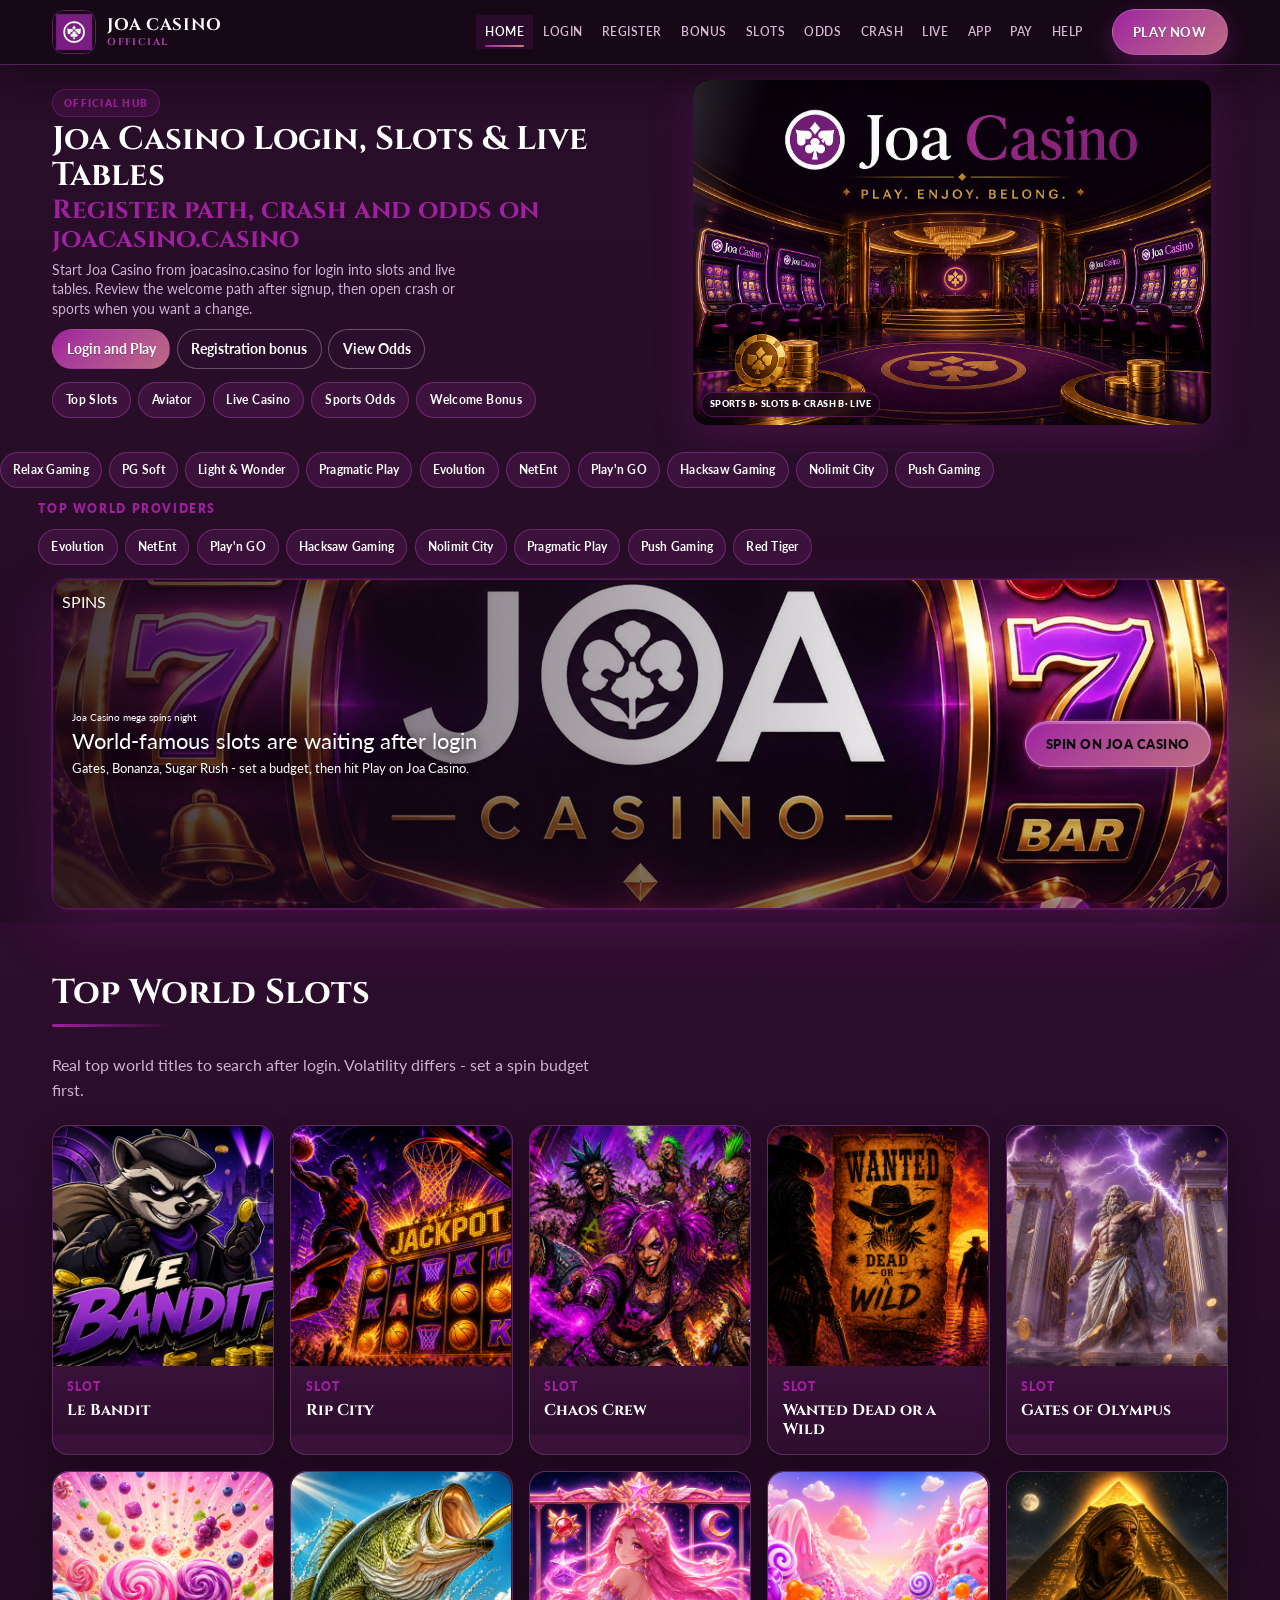
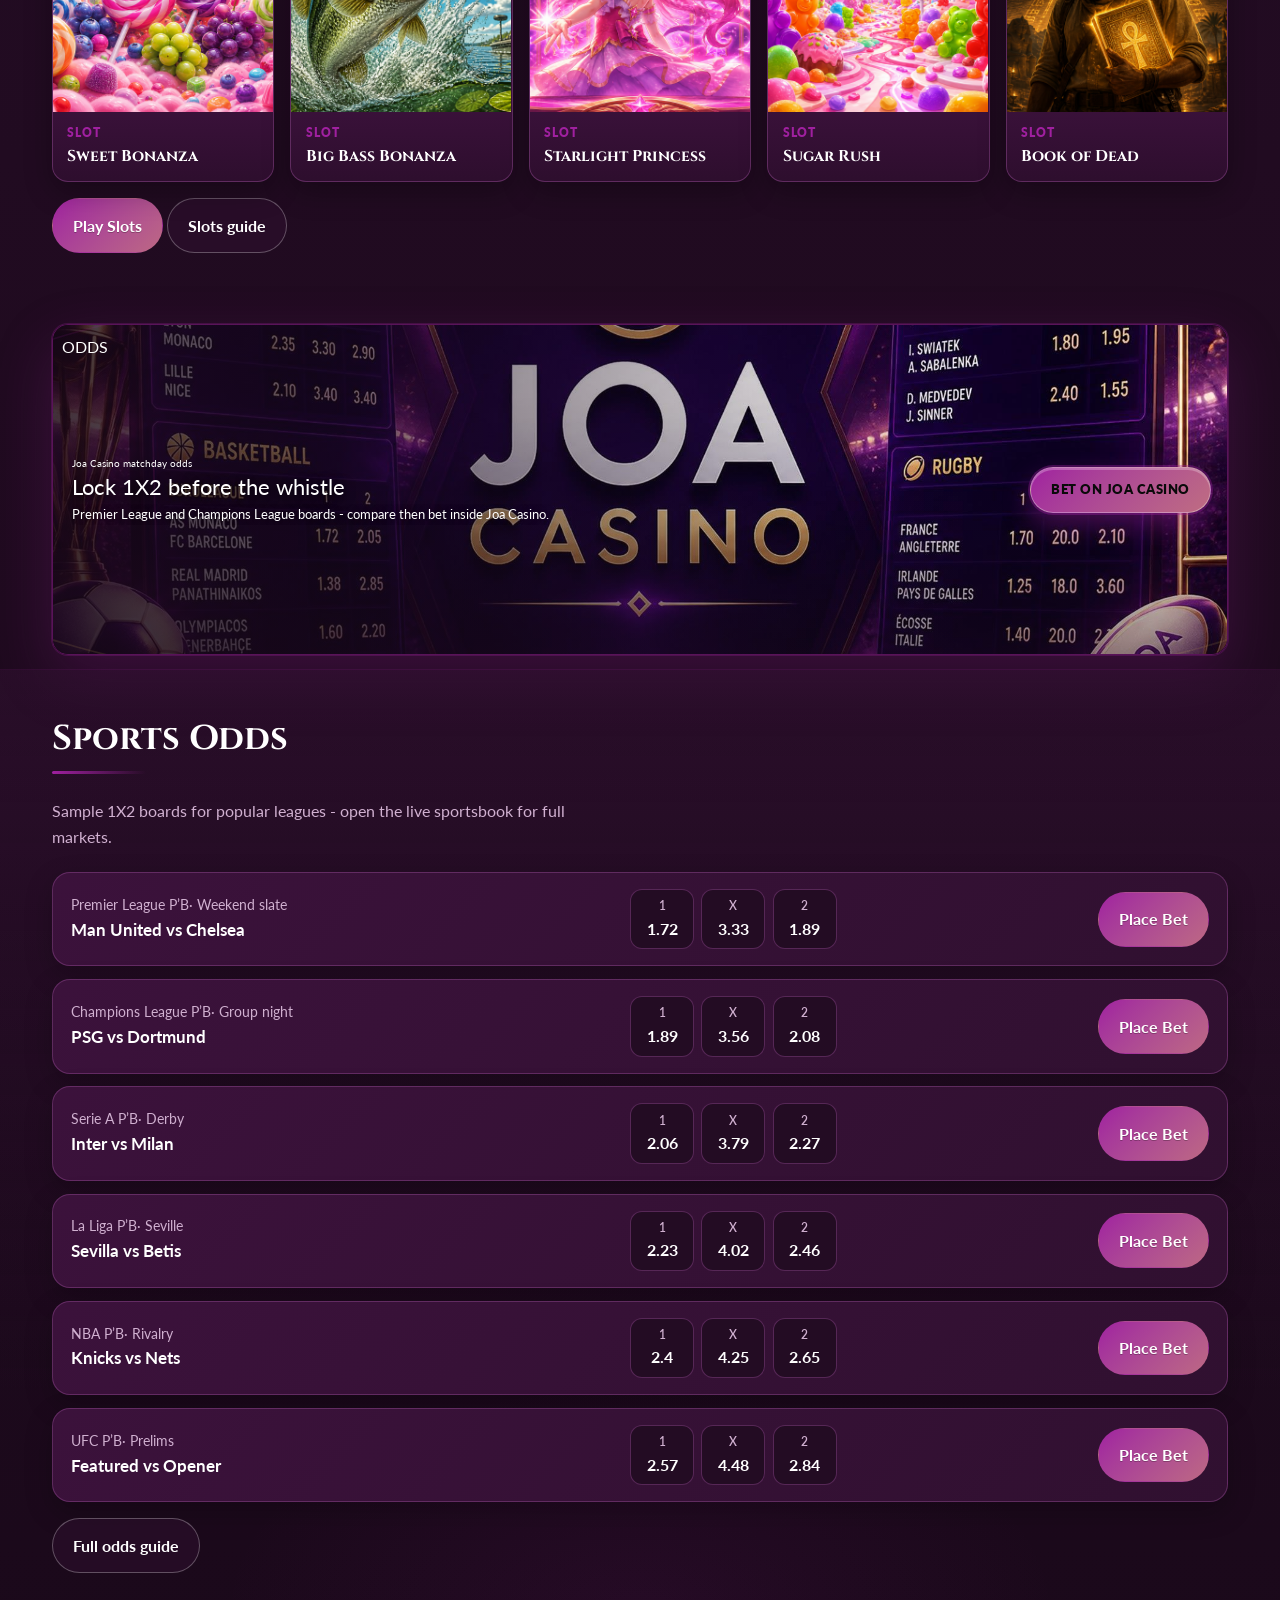
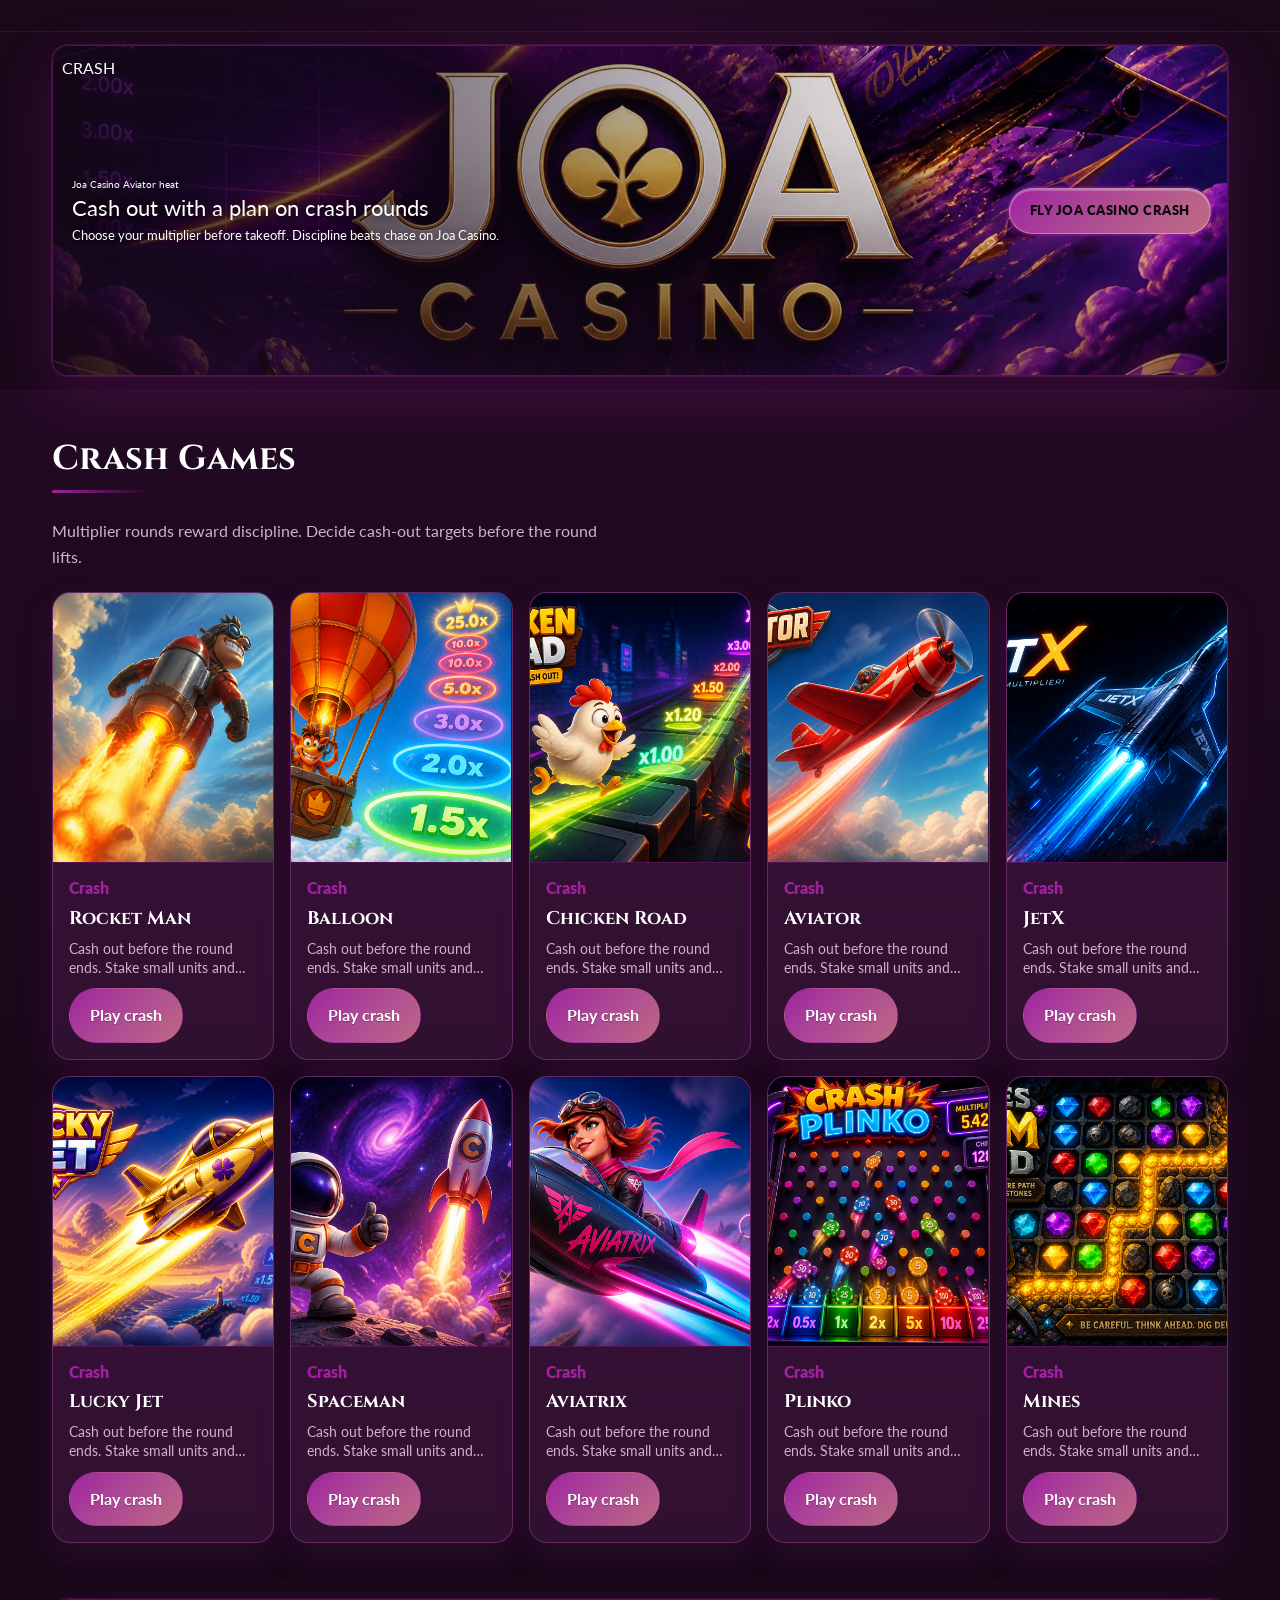
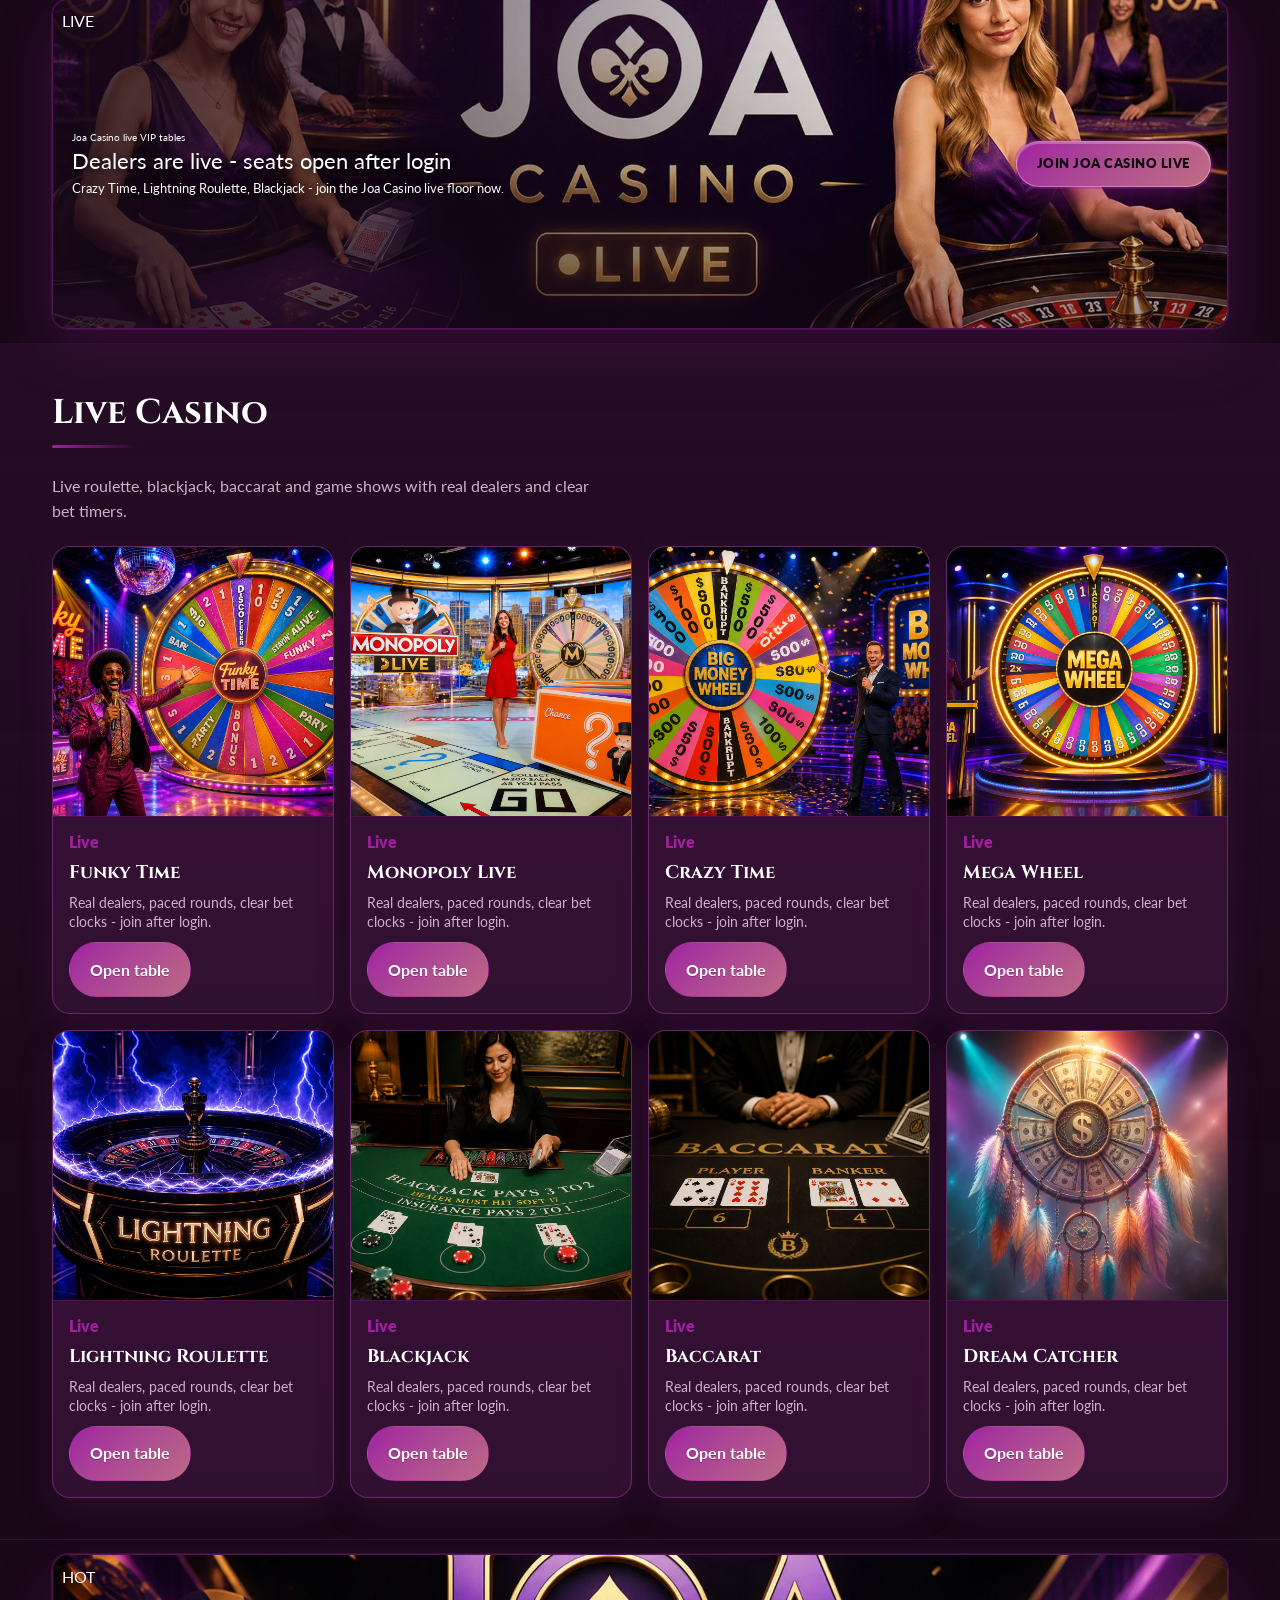
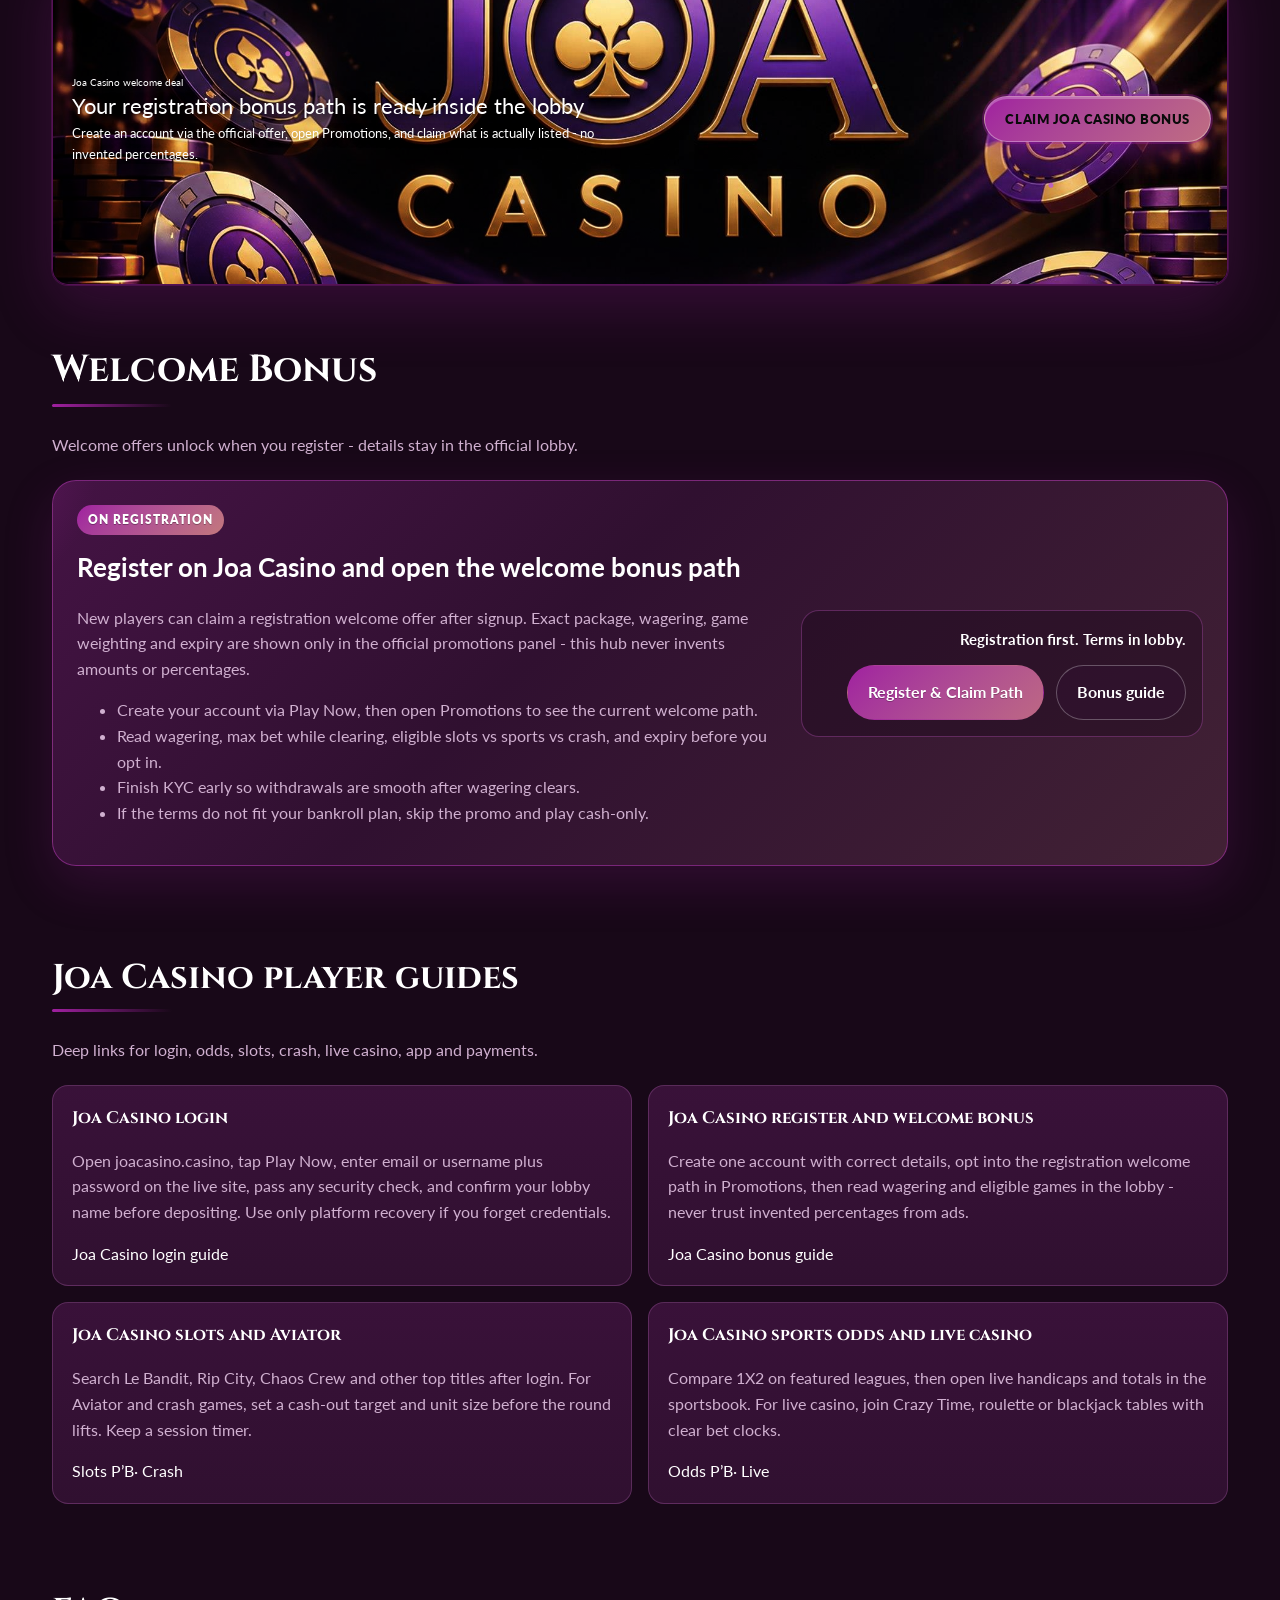
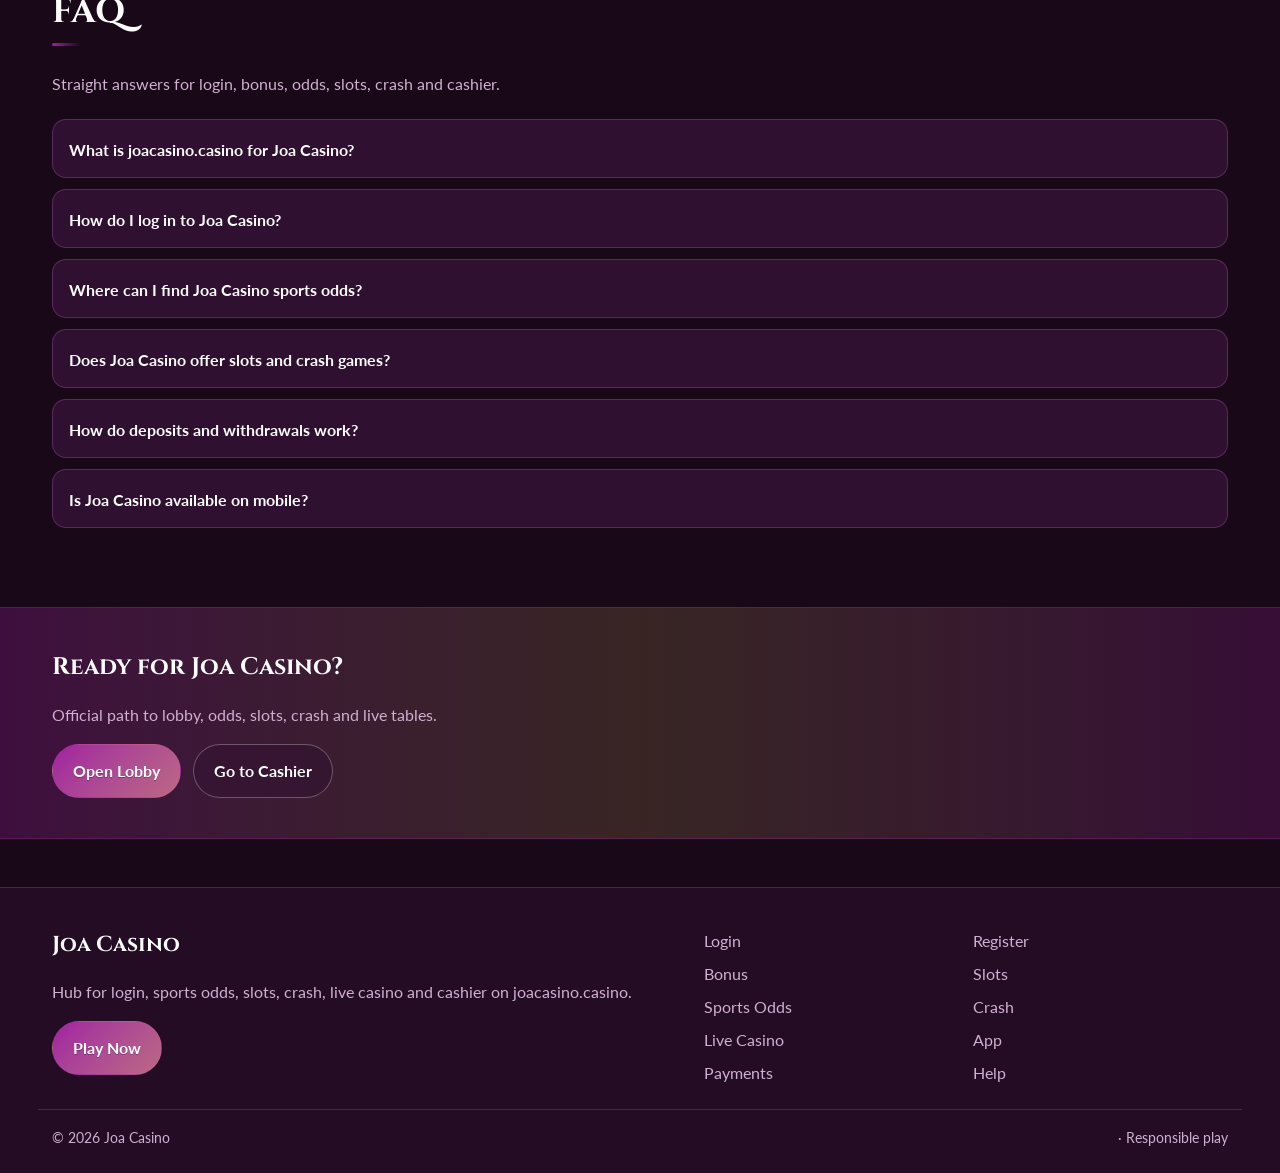
<file: index.html>
<!DOCTYPE html>
<html lang="en">
<head>
<meta charset="utf-8">
<meta name="viewport" content="width=device-width, initial-scale=1">
<title>Joa Casino Login, Slots, Live Casino &amp; Crash | joacasino.casino</title>
<meta name="description" content="Joa Casino on joacasino.casino: login and register, slots, live casino, Aviator crash, sports odds and cashier.">
<meta name="keywords" content="Joa Casino, Joa Casino login, Joa Casino register, Joa Casino bonus, Joa Casino slots, Joa Casino Aviator, Joa Casino live casino, Joa Casino odds, Joa Casino app, Joa Casino deposit, Le Bandit, Rip City, Chaos Crew, Aviator, crash games, sports betting, joacasino.casino">
<meta name="robots" content="index,follow,max-image-preview:large">
<link rel="canonical" href="https://joacasino.casino/">
<meta property="og:type" content="website">
<meta property="og:site_name" content="Joa Casino">
<meta property="og:title" content="Joa Casino Login, Slots, Live Casino &amp; Crash | joacasino.casino">
<meta property="og:description" content="Joa Casino on joacasino.casino: login and register, slots, live casino, Aviator crash, sports odds and cashier.">
<meta property="og:url" content="https://joacasino.casino/">
<meta property="og:image" content="https://joacasino.casino/assets/brand/logo.png">
<meta name="twitter:card" content="summary_large_image">
<meta name="twitter:title" content="Joa Casino Login, Slots, Live Casino &amp; Crash | joacasino.casino">
<meta name="twitter:description" content="Joa Casino on joacasino.casino: login and register, slots, live casino, Aviator crash, sports odds and cashier.">
<meta name="twitter:image" content="https://joacasino.casino/assets/brand/logo.png">
<link rel="icon" href="/favicon.ico" sizes="any">
<link rel="icon" type="image/png" sizes="48x48" href="/favicon-48x48.png">
<link rel="icon" type="image/png" sizes="96x96" href="/favicon-96x96.png">
<link rel="icon" type="image/png" sizes="192x192" href="/favicon-192x192.png">
<link rel="apple-touch-icon" sizes="180x180" href="/apple-touch-icon.png">
<link rel="manifest" href="/site.webmanifest">
<link rel="preconnect" href="https://fonts.googleapis.com">
<link rel="preconnect" href="https://fonts.gstatic.com" crossorigin>
<link href="https://fonts.googleapis.com/css2?family=Cinzel:wght@600;700&family=Lato:wght@400;600;700&display=swap" rel="stylesheet">
<link rel="stylesheet" href="/css/styles.css">
<link rel="stylesheet" href="/css/i18n.css">
<script type="application/ld+json">{"@context":"https://schema.org","@type":"FAQPage","url":"https://joacasino.casino/","mainEntity":[{"@type":"Question","name":"What is joacasino.casino for Joa Casino?","acceptedAnswer":{"@type":"Answer","text":"joacasino.casino is the SEO hub for Joa Casino login, sports odds, slots, crash games, live casino and cashier. Tap Play Now and confirm you land on the live Joa Casino platform."}},{"@type":"Question","name":"How do I log in to Joa Casino?","acceptedAnswer":{"@type":"Answer","text":"Open Play Now from joacasino.casino, enter your registered email or username and password on the live site, complete any security check, then confirm your account name appears in the lobby header."}},{"@type":"Question","name":"Where can I find Joa Casino sports odds?","acceptedAnswer":{"@type":"Answer","text":"Use the sports / odds section on this hub, then continue to the live Joa Casino sportsbook for 1X2, handicaps, totals and in-play markets across major leagues."}},{"@type":"Question","name":"Does Joa Casino offer slots and crash games?","acceptedAnswer":{"@type":"Answer","text":"Yes. Popular slots and crash titles are highlighted here so you can jump straight into the lobby catalog after login. Set a session budget before spinning."}},{"@type":"Question","name":"How do deposits and withdrawals work?","acceptedAnswer":{"@type":"Answer","text":"Fund via the cashier after login, complete KYC early if prompted, and use the same methods for withdrawals. Keep billing details consistent with your profile."}},{"@type":"Question","name":"Is Joa Casino available on mobile?","acceptedAnswer":{"@type":"Answer","text":"One account works on phone and desktop browsers. Prefer a stable connection, avoid shared devices, and log out after cash sessions on borrowed phones."}}]}</script>
</head>
<body class="layout-0 home">
<header class="site-header" id="siteHeader">
<div class="wrap header-bar">
<a class="brand" href="/" aria-label="Joa Casino home">
<span class="brand-mark"><img src="/assets/brand/logo.png" alt="Joa Casino logo" width="40" height="40"></span>
<span class="brand-copy"><span class="brand-name">Joa Casino</span><span class="brand-tag">Official</span></span>
</a>
<button class="nav-toggle" id="navToggle" aria-expanded="false" aria-controls="siteNav" type="button" aria-label="Open menu"><span></span><span></span><span></span></button>
<nav class="site-nav" id="siteNav" aria-label="Primary"><a class="nav-link is-active" href="/">Home</a><a class="nav-link" href="/joa-login.html">Login</a><a class="nav-link" href="/joa-register.html">Register</a><a class="nav-link" href="/joa-bonus.html">Bonus</a><a class="nav-link" href="/joa-slots.html">Slots</a><a class="nav-link" href="/joa-odds.html">Odds</a><a class="nav-link" href="/joa-crash.html">Crash</a><a class="nav-link" href="/joa-live.html">Live</a><a class="nav-link" href="/joa-app.html">App</a><a class="nav-link" href="/joa-pay.html">Pay</a><a class="nav-link" href="/joa-help.html">Help</a></nav>
<a class="btn btn-accent header-cta" href="https://martell890.online/kDX7phPq?sub_id_1=joacasino.casino" rel="nofollow sponsored noopener" target="_blank">Play Now</a>
</div>
</header>
<section class="hero"><div class="wrap"><div class="hero-shell">
<div class="hero-copy reveal">
<div class="eyebrow eyebrow-pill">Official hub</div>
<h1>Joa Casino Login, Slots &amp; Live Tables<span>Register path, crash and odds on joacasino.casino</span></h1>
<p class="lead">Start Joa Casino from joacasino.casino for login into slots and live tables. Review the welcome path after signup, then open crash or sports when you want a change.</p>
<div class="cta-row">
<a class="btn btn-accent" href="https://martell890.online/kDX7phPq?sub_id_1=joacasino.casino" rel="nofollow sponsored noopener" target="_blank">Login and Play</a>
<a class="btn btn-ghost" href="/joa-bonus.html">Registration bonus</a>
<a class="btn btn-ghost" href="/joa-odds.html">View Odds</a>
</div>
<div class="hero-chips" aria-label="Quick links">
<a class="chip chip-hot" href="#slots">Top Slots</a>
<a class="chip chip-hot" href="#crash">Aviator</a>
<a class="chip chip-hot" href="#live">Live Casino</a>
<a class="chip chip-hot" href="#odds">Sports Odds</a>
<a class="chip chip-hot" href="#bonus">Welcome Bonus</a>
</div>
</div>
<div class="hero-visual hero-stage reveal" aria-label="Joa Casino sports and betting">
<div class="hero-glow" aria-hidden="true"></div>
<img class="hero-img" src="/assets/hero.jpg" alt="Joa Casino sports betting and casino" width="768" height="1024" loading="eager">
<div class="hero-shine" aria-hidden="true"></div>
<div class="hero-badge">Sports В· Slots В· Crash В· Live</div>
</div>
</div></div></section>
<div class="providers-strip"><a class="provider-chip" href="https://martell890.online/kDX7phPq?sub_id_1=joacasino.casino" rel="nofollow sponsored noopener" target="_blank">Relax Gaming</a><a class="provider-chip" href="https://martell890.online/kDX7phPq?sub_id_1=joacasino.casino" rel="nofollow sponsored noopener" target="_blank">PG Soft</a><a class="provider-chip" href="https://martell890.online/kDX7phPq?sub_id_1=joacasino.casino" rel="nofollow sponsored noopener" target="_blank">Light &amp; Wonder</a><a class="provider-chip" href="https://martell890.online/kDX7phPq?sub_id_1=joacasino.casino" rel="nofollow sponsored noopener" target="_blank">Pragmatic Play</a><a class="provider-chip" href="https://martell890.online/kDX7phPq?sub_id_1=joacasino.casino" rel="nofollow sponsored noopener" target="_blank">Evolution</a><a class="provider-chip" href="https://martell890.online/kDX7phPq?sub_id_1=joacasino.casino" rel="nofollow sponsored noopener" target="_blank">NetEnt</a><a class="provider-chip" href="https://martell890.online/kDX7phPq?sub_id_1=joacasino.casino" rel="nofollow sponsored noopener" target="_blank">Play&#39;n GO</a><a class="provider-chip" href="https://martell890.online/kDX7phPq?sub_id_1=joacasino.casino" rel="nofollow sponsored noopener" target="_blank">Hacksaw Gaming</a><a class="provider-chip" href="https://martell890.online/kDX7phPq?sub_id_1=joacasino.casino" rel="nofollow sponsored noopener" target="_blank">Nolimit City</a><a class="provider-chip" href="https://martell890.online/kDX7phPq?sub_id_1=joacasino.casino" rel="nofollow sponsored noopener" target="_blank">Push Gaming</a></div></div>
<div class="providers-block reveal"><div class="providers-label">Top world providers</div><div class="providers-strip"><a class="provider-chip" href="https://martell890.online/kDX7phPq?sub_id_1=joacasino.casino" rel="nofollow sponsored noopener" target="_blank">Evolution</a><a class="provider-chip" href="https://martell890.online/kDX7phPq?sub_id_1=joacasino.casino" rel="nofollow sponsored noopener" target="_blank">NetEnt</a><a class="provider-chip" href="https://martell890.online/kDX7phPq?sub_id_1=joacasino.casino" rel="nofollow sponsored noopener" target="_blank">Play'n GO</a><a class="provider-chip" href="https://martell890.online/kDX7phPq?sub_id_1=joacasino.casino" rel="nofollow sponsored noopener" target="_blank">Hacksaw Gaming</a><a class="provider-chip" href="https://martell890.online/kDX7phPq?sub_id_1=joacasino.casino" rel="nofollow sponsored noopener" target="_blank">Nolimit City</a><a class="provider-chip" href="https://martell890.online/kDX7phPq?sub_id_1=joacasino.casino" rel="nofollow sponsored noopener" target="_blank">Pragmatic Play</a><a class="provider-chip" href="https://martell890.online/kDX7phPq?sub_id_1=joacasino.casino" rel="nofollow sponsored noopener" target="_blank">Push Gaming</a><a class="provider-chip" href="https://martell890.online/kDX7phPq?sub_id_1=joacasino.casino" rel="nofollow sponsored noopener" target="_blank">Red Tiger</a></div></div>
<div class="wrap"><a class="promo-fx promo-neon reveal" href="https://martell890.online/kDX7phPq?sub_id_1=joacasino.casino" rel="nofollow sponsored noopener" target="_blank"><span class="promo-badge">SPINS</span><span class="promo-fx-glow" aria-hidden="true"></span><span class="promo-fx-scan" aria-hidden="true"></span><span class="promo-fx-particles" aria-hidden="true"></span><span class="promo-fx-rays" aria-hidden="true"></span><span class="promo-fx-ring" aria-hidden="true"></span><div class="promo-media"><img src="/assets/promo/promo-slots.jpg" alt="Joa Casino promo" width="1920" height="540" loading="lazy"></div><div class="promo-copy"><span class="promo-kicker">Joa Casino mega spins night</span><div class="promo-title">World-famous slots are waiting after login</div><p class="promo-sub">Gates, Bonanza, Sugar Rush - set a budget, then hit Play on Joa Casino.</p></div><span class="promo-cta"><span class="promo-cta-shine" aria-hidden="true"></span><span class="promo-cta-label">Spin on Joa Casino</span></span></a></div>
<section class="section section-hot" id="slots"><div class="wrap">
<div class="section-head"><h2>Top World Slots</h2><p class="mute">Real top world titles to search after login. Volatility differs - set a spin budget first.</p></div>
<div class="card-grid"><article class="game-card"><a class="js-offer-card" href="https://martell890.online/kDX7phPq?sub_id_1=joacasino.casino" rel="nofollow sponsored noopener" target="_blank"><img src="/assets/slots/slot-01.jpg" alt="Le Bandit" width="320" height="240" loading="lazy"><div class="card-meta"><div class="tag">Slot</div><h3>Le Bandit</h3></div></a></article><article class="game-card"><a class="js-offer-card" href="https://martell890.online/kDX7phPq?sub_id_1=joacasino.casino" rel="nofollow sponsored noopener" target="_blank"><img src="/assets/slots/slot-02.jpg" alt="Rip City" width="320" height="240" loading="lazy"><div class="card-meta"><div class="tag">Slot</div><h3>Rip City</h3></div></a></article><article class="game-card"><a class="js-offer-card" href="https://martell890.online/kDX7phPq?sub_id_1=joacasino.casino" rel="nofollow sponsored noopener" target="_blank"><img src="/assets/slots/slot-03.jpg" alt="Chaos Crew" width="320" height="240" loading="lazy"><div class="card-meta"><div class="tag">Slot</div><h3>Chaos Crew</h3></div></a></article><article class="game-card"><a class="js-offer-card" href="https://martell890.online/kDX7phPq?sub_id_1=joacasino.casino" rel="nofollow sponsored noopener" target="_blank"><img src="/assets/slots/slot-04.jpg" alt="Wanted Dead or a Wild" width="320" height="240" loading="lazy"><div class="card-meta"><div class="tag">Slot</div><h3>Wanted Dead or a Wild</h3></div></a></article><article class="game-card"><a class="js-offer-card" href="https://martell890.online/kDX7phPq?sub_id_1=joacasino.casino" rel="nofollow sponsored noopener" target="_blank"><img src="/assets/slots/slot-05.jpg" alt="Gates of Olympus" width="320" height="240" loading="lazy"><div class="card-meta"><div class="tag">Slot</div><h3>Gates of Olympus</h3></div></a></article><article class="game-card"><a class="js-offer-card" href="https://martell890.online/kDX7phPq?sub_id_1=joacasino.casino" rel="nofollow sponsored noopener" target="_blank"><img src="/assets/slots/slot-06.jpg" alt="Sweet Bonanza" width="320" height="240" loading="lazy"><div class="card-meta"><div class="tag">Slot</div><h3>Sweet Bonanza</h3></div></a></article><article class="game-card"><a class="js-offer-card" href="https://martell890.online/kDX7phPq?sub_id_1=joacasino.casino" rel="nofollow sponsored noopener" target="_blank"><img src="/assets/slots/slot-07.jpg" alt="Big Bass Bonanza" width="320" height="240" loading="lazy"><div class="card-meta"><div class="tag">Slot</div><h3>Big Bass Bonanza</h3></div></a></article><article class="game-card"><a class="js-offer-card" href="https://martell890.online/kDX7phPq?sub_id_1=joacasino.casino" rel="nofollow sponsored noopener" target="_blank"><img src="/assets/slots/slot-08.jpg" alt="Starlight Princess" width="320" height="240" loading="lazy"><div class="card-meta"><div class="tag">Slot</div><h3>Starlight Princess</h3></div></a></article><article class="game-card"><a class="js-offer-card" href="https://martell890.online/kDX7phPq?sub_id_1=joacasino.casino" rel="nofollow sponsored noopener" target="_blank"><img src="/assets/slots/slot-09.jpg" alt="Sugar Rush" width="320" height="240" loading="lazy"><div class="card-meta"><div class="tag">Slot</div><h3>Sugar Rush</h3></div></a></article><article class="game-card"><a class="js-offer-card" href="https://martell890.online/kDX7phPq?sub_id_1=joacasino.casino" rel="nofollow sponsored noopener" target="_blank"><img src="/assets/slots/slot-10.jpg" alt="Book of Dead" width="320" height="240" loading="lazy"><div class="card-meta"><div class="tag">Slot</div><h3>Book of Dead</h3></div></a></article></div>
<p style="margin-top:1rem"><a class="btn btn-accent" href="https://martell890.online/kDX7phPq?sub_id_1=joacasino.casino" rel="nofollow sponsored noopener" target="_blank">Play Slots</a>
<a class="btn btn-ghost" href="/joa-slots.html">Slots guide</a></p>
</div></section>
<div class="wrap"><a class="promo-fx promo-blast reveal" href="https://martell890.online/kDX7phPq?sub_id_1=joacasino.casino" rel="nofollow sponsored noopener" target="_blank"><span class="promo-badge">ODDS</span><span class="promo-fx-glow" aria-hidden="true"></span><span class="promo-fx-scan" aria-hidden="true"></span><span class="promo-fx-particles" aria-hidden="true"></span><span class="promo-fx-rays" aria-hidden="true"></span><span class="promo-fx-ring" aria-hidden="true"></span><div class="promo-media"><img src="/assets/promo/promo-odds.jpg" alt="Joa Casino promo" width="1920" height="540" loading="lazy"></div><div class="promo-copy"><span class="promo-kicker">Joa Casino matchday odds</span><div class="promo-title">Lock 1X2 before the whistle</div><p class="promo-sub">Premier League and Champions League boards - compare then bet inside Joa Casino.</p></div><span class="promo-cta"><span class="promo-cta-shine" aria-hidden="true"></span><span class="promo-cta-label">Bet on Joa Casino</span></span></a></div>
<section class="section section-alt" id="odds"><div class="wrap">
<div class="section-head"><h2>Sports Odds</h2><p class="mute">Sample 1X2 boards for popular leagues - open the live sportsbook for full markets.</p></div>
<div class="odds-board"><article class="odds-row">
<div><div class="odds-meta">Premier League Р’В· Weekend slate</div>
<div class="odds-match">Man United vs Chelsea</div></div>
<div class="odds-prices"><div class="price"><small>1</small>1.72</div><div class="price"><small>X</small>3.33</div><div class="price"><small>2</small>1.89</div></div>
<a class="btn btn-accent" href="https://martell890.online/kDX7phPq?sub_id_1=joacasino.casino" rel="nofollow sponsored noopener" target="_blank">Place Bet</a>
</article>
<article class="odds-row">
<div><div class="odds-meta">Champions League Р’В· Group night</div>
<div class="odds-match">PSG vs Dortmund</div></div>
<div class="odds-prices"><div class="price"><small>1</small>1.89</div><div class="price"><small>X</small>3.56</div><div class="price"><small>2</small>2.08</div></div>
<a class="btn btn-accent" href="https://martell890.online/kDX7phPq?sub_id_1=joacasino.casino" rel="nofollow sponsored noopener" target="_blank">Place Bet</a>
</article>
<article class="odds-row">
<div><div class="odds-meta">Serie A Р’В· Derby</div>
<div class="odds-match">Inter vs Milan</div></div>
<div class="odds-prices"><div class="price"><small>1</small>2.06</div><div class="price"><small>X</small>3.79</div><div class="price"><small>2</small>2.27</div></div>
<a class="btn btn-accent" href="https://martell890.online/kDX7phPq?sub_id_1=joacasino.casino" rel="nofollow sponsored noopener" target="_blank">Place Bet</a>
</article>
<article class="odds-row">
<div><div class="odds-meta">La Liga Р’В· Seville</div>
<div class="odds-match">Sevilla vs Betis</div></div>
<div class="odds-prices"><div class="price"><small>1</small>2.23</div><div class="price"><small>X</small>4.02</div><div class="price"><small>2</small>2.46</div></div>
<a class="btn btn-accent" href="https://martell890.online/kDX7phPq?sub_id_1=joacasino.casino" rel="nofollow sponsored noopener" target="_blank">Place Bet</a>
</article>
<article class="odds-row">
<div><div class="odds-meta">NBA Р’В· Rivalry</div>
<div class="odds-match">Knicks vs Nets</div></div>
<div class="odds-prices"><div class="price"><small>1</small>2.4</div><div class="price"><small>X</small>4.25</div><div class="price"><small>2</small>2.65</div></div>
<a class="btn btn-accent" href="https://martell890.online/kDX7phPq?sub_id_1=joacasino.casino" rel="nofollow sponsored noopener" target="_blank">Place Bet</a>
</article>
<article class="odds-row">
<div><div class="odds-meta">UFC Р’В· Prelims</div>
<div class="odds-match">Featured vs Opener</div></div>
<div class="odds-prices"><div class="price"><small>1</small>2.57</div><div class="price"><small>X</small>4.48</div><div class="price"><small>2</small>2.84</div></div>
<a class="btn btn-accent" href="https://martell890.online/kDX7phPq?sub_id_1=joacasino.casino" rel="nofollow sponsored noopener" target="_blank">Place Bet</a>
</article></div>
<p style="margin-top:1rem"><a class="btn btn-ghost" href="/joa-odds.html">Full odds guide</a></p>
</div></section>
<div class="wrap"><a class="promo-fx promo-flame reveal" href="https://martell890.online/kDX7phPq?sub_id_1=joacasino.casino" rel="nofollow sponsored noopener" target="_blank"><span class="promo-badge">CRASH</span><span class="promo-fx-glow" aria-hidden="true"></span><span class="promo-fx-scan" aria-hidden="true"></span><span class="promo-fx-particles" aria-hidden="true"></span><span class="promo-fx-rays" aria-hidden="true"></span><span class="promo-fx-ring" aria-hidden="true"></span><div class="promo-media"><img src="/assets/promo/promo-crash.jpg" alt="Joa Casino promo" width="1920" height="540" loading="lazy"></div><div class="promo-copy"><span class="promo-kicker">Joa Casino Aviator heat</span><div class="promo-title">Cash out with a plan on crash rounds</div><p class="promo-sub">Choose your multiplier before takeoff. Discipline beats chase on Joa Casino.</p></div><span class="promo-cta"><span class="promo-cta-shine" aria-hidden="true"></span><span class="promo-cta-label">Fly Joa Casino crash</span></span></a></div>
<section class="section section-hot" id="crash"><div class="wrap">
<div class="section-head"><h2>Crash Games</h2><p class="mute">Multiplier rounds reward discipline. Decide cash-out targets before the round lifts.</p></div>
<div class="crash-grid"><article class="panel media-panel"><img src="/assets/crash/crash-01.jpg" alt="Rocket Man" width="480" height="270" loading="lazy"><div class="tag">Crash</div><h3>Rocket Man</h3><p class="mute">Cash out before the round ends. Stake small units and define an exit multiplier first.</p><a class="btn btn-accent" href="https://martell890.online/kDX7phPq?sub_id_1=joacasino.casino" rel="nofollow sponsored noopener" target="_blank">Play crash</a></article><article class="panel media-panel"><img src="/assets/crash/crash-02.jpg" alt="Balloon" width="480" height="270" loading="lazy"><div class="tag">Crash</div><h3>Balloon</h3><p class="mute">Cash out before the round ends. Stake small units and define an exit multiplier first.</p><a class="btn btn-accent" href="https://martell890.online/kDX7phPq?sub_id_1=joacasino.casino" rel="nofollow sponsored noopener" target="_blank">Play crash</a></article><article class="panel media-panel"><img src="/assets/crash/crash-03.jpg" alt="Chicken Road" width="480" height="270" loading="lazy"><div class="tag">Crash</div><h3>Chicken Road</h3><p class="mute">Cash out before the round ends. Stake small units and define an exit multiplier first.</p><a class="btn btn-accent" href="https://martell890.online/kDX7phPq?sub_id_1=joacasino.casino" rel="nofollow sponsored noopener" target="_blank">Play crash</a></article><article class="panel media-panel"><img src="/assets/crash/crash-04.jpg" alt="Aviator" width="480" height="270" loading="lazy"><div class="tag">Crash</div><h3>Aviator</h3><p class="mute">Cash out before the round ends. Stake small units and define an exit multiplier first.</p><a class="btn btn-accent" href="https://martell890.online/kDX7phPq?sub_id_1=joacasino.casino" rel="nofollow sponsored noopener" target="_blank">Play crash</a></article><article class="panel media-panel"><img src="/assets/crash/crash-05.jpg" alt="JetX" width="480" height="270" loading="lazy"><div class="tag">Crash</div><h3>JetX</h3><p class="mute">Cash out before the round ends. Stake small units and define an exit multiplier first.</p><a class="btn btn-accent" href="https://martell890.online/kDX7phPq?sub_id_1=joacasino.casino" rel="nofollow sponsored noopener" target="_blank">Play crash</a></article><article class="panel media-panel"><img src="/assets/crash/crash-06.jpg" alt="Lucky Jet" width="480" height="270" loading="lazy"><div class="tag">Crash</div><h3>Lucky Jet</h3><p class="mute">Cash out before the round ends. Stake small units and define an exit multiplier first.</p><a class="btn btn-accent" href="https://martell890.online/kDX7phPq?sub_id_1=joacasino.casino" rel="nofollow sponsored noopener" target="_blank">Play crash</a></article><article class="panel media-panel"><img src="/assets/crash/crash-07.jpg" alt="Spaceman" width="480" height="270" loading="lazy"><div class="tag">Crash</div><h3>Spaceman</h3><p class="mute">Cash out before the round ends. Stake small units and define an exit multiplier first.</p><a class="btn btn-accent" href="https://martell890.online/kDX7phPq?sub_id_1=joacasino.casino" rel="nofollow sponsored noopener" target="_blank">Play crash</a></article><article class="panel media-panel"><img src="/assets/crash/crash-08.jpg" alt="Aviatrix" width="480" height="270" loading="lazy"><div class="tag">Crash</div><h3>Aviatrix</h3><p class="mute">Cash out before the round ends. Stake small units and define an exit multiplier first.</p><a class="btn btn-accent" href="https://martell890.online/kDX7phPq?sub_id_1=joacasino.casino" rel="nofollow sponsored noopener" target="_blank">Play crash</a></article><article class="panel media-panel"><img src="/assets/crash/crash-09.jpg" alt="Plinko" width="480" height="270" loading="lazy"><div class="tag">Crash</div><h3>Plinko</h3><p class="mute">Cash out before the round ends. Stake small units and define an exit multiplier first.</p><a class="btn btn-accent" href="https://martell890.online/kDX7phPq?sub_id_1=joacasino.casino" rel="nofollow sponsored noopener" target="_blank">Play crash</a></article><article class="panel media-panel"><img src="/assets/crash/crash-10.jpg" alt="Mines" width="480" height="270" loading="lazy"><div class="tag">Crash</div><h3>Mines</h3><p class="mute">Cash out before the round ends. Stake small units and define an exit multiplier first.</p><a class="btn btn-accent" href="https://martell890.online/kDX7phPq?sub_id_1=joacasino.casino" rel="nofollow sponsored noopener" target="_blank">Play crash</a></article></div>
</div></section>
<div class="wrap"><a class="promo-fx promo-roulette reveal" href="https://martell890.online/kDX7phPq?sub_id_1=joacasino.casino" rel="nofollow sponsored noopener" target="_blank"><span class="promo-badge">LIVE</span><span class="promo-fx-glow" aria-hidden="true"></span><span class="promo-fx-scan" aria-hidden="true"></span><span class="promo-fx-particles" aria-hidden="true"></span><span class="promo-fx-rays" aria-hidden="true"></span><span class="promo-fx-ring" aria-hidden="true"></span><div class="promo-media"><img src="/assets/promo/promo-live.jpg" alt="Joa Casino promo" width="1920" height="540" loading="lazy"></div><div class="promo-copy"><span class="promo-kicker">Joa Casino live VIP tables</span><div class="promo-title">Dealers are live - seats open after login</div><p class="promo-sub">Crazy Time, Lightning Roulette, Blackjack - join the Joa Casino live floor now.</p></div><span class="promo-cta"><span class="promo-cta-shine" aria-hidden="true"></span><span class="promo-cta-label">Join Joa Casino live</span></span></a></div>
<section class="section section-alt" id="live"><div class="wrap">
<div class="section-head"><h2>Live Casino</h2><p class="mute">Live roulette, blackjack, baccarat and game shows with real dealers and clear bet timers.</p></div>
<div class="live-grid"><article class="panel media-panel"><img src="/assets/live/live-01.jpg" alt="Funky Time" width="480" height="270" loading="lazy"><div class="tag">Live</div><h3>Funky Time</h3><p class="mute">Real dealers, paced rounds, clear bet clocks - join after login.</p><a class="btn btn-accent" href="https://martell890.online/kDX7phPq?sub_id_1=joacasino.casino" rel="nofollow sponsored noopener" target="_blank">Open table</a></article><article class="panel media-panel"><img src="/assets/live/live-02.jpg" alt="Monopoly Live" width="480" height="270" loading="lazy"><div class="tag">Live</div><h3>Monopoly Live</h3><p class="mute">Real dealers, paced rounds, clear bet clocks - join after login.</p><a class="btn btn-accent" href="https://martell890.online/kDX7phPq?sub_id_1=joacasino.casino" rel="nofollow sponsored noopener" target="_blank">Open table</a></article><article class="panel media-panel"><img src="/assets/live/live-03.jpg" alt="Crazy Time" width="480" height="270" loading="lazy"><div class="tag">Live</div><h3>Crazy Time</h3><p class="mute">Real dealers, paced rounds, clear bet clocks - join after login.</p><a class="btn btn-accent" href="https://martell890.online/kDX7phPq?sub_id_1=joacasino.casino" rel="nofollow sponsored noopener" target="_blank">Open table</a></article><article class="panel media-panel"><img src="/assets/live/live-04.jpg" alt="Mega Wheel" width="480" height="270" loading="lazy"><div class="tag">Live</div><h3>Mega Wheel</h3><p class="mute">Real dealers, paced rounds, clear bet clocks - join after login.</p><a class="btn btn-accent" href="https://martell890.online/kDX7phPq?sub_id_1=joacasino.casino" rel="nofollow sponsored noopener" target="_blank">Open table</a></article><article class="panel media-panel"><img src="/assets/live/live-05.jpg" alt="Lightning Roulette" width="480" height="270" loading="lazy"><div class="tag">Live</div><h3>Lightning Roulette</h3><p class="mute">Real dealers, paced rounds, clear bet clocks - join after login.</p><a class="btn btn-accent" href="https://martell890.online/kDX7phPq?sub_id_1=joacasino.casino" rel="nofollow sponsored noopener" target="_blank">Open table</a></article><article class="panel media-panel"><img src="/assets/live/live-06.jpg" alt="Blackjack" width="480" height="270" loading="lazy"><div class="tag">Live</div><h3>Blackjack</h3><p class="mute">Real dealers, paced rounds, clear bet clocks - join after login.</p><a class="btn btn-accent" href="https://martell890.online/kDX7phPq?sub_id_1=joacasino.casino" rel="nofollow sponsored noopener" target="_blank">Open table</a></article><article class="panel media-panel"><img src="/assets/live/live-07.jpg" alt="Baccarat" width="480" height="270" loading="lazy"><div class="tag">Live</div><h3>Baccarat</h3><p class="mute">Real dealers, paced rounds, clear bet clocks - join after login.</p><a class="btn btn-accent" href="https://martell890.online/kDX7phPq?sub_id_1=joacasino.casino" rel="nofollow sponsored noopener" target="_blank">Open table</a></article><article class="panel media-panel"><img src="/assets/live/live-08.jpg" alt="Dream Catcher" width="480" height="270" loading="lazy"><div class="tag">Live</div><h3>Dream Catcher</h3><p class="mute">Real dealers, paced rounds, clear bet clocks - join after login.</p><a class="btn btn-accent" href="https://martell890.online/kDX7phPq?sub_id_1=joacasino.casino" rel="nofollow sponsored noopener" target="_blank">Open table</a></article></div>
</div></section>
<div class="wrap"><a class="promo-fx promo-jackpot reveal" href="https://martell890.online/kDX7phPq?sub_id_1=joacasino.casino" rel="nofollow sponsored noopener" target="_blank"><span class="promo-badge">HOT</span><span class="promo-fx-glow" aria-hidden="true"></span><span class="promo-fx-scan" aria-hidden="true"></span><span class="promo-fx-particles" aria-hidden="true"></span><span class="promo-fx-rays" aria-hidden="true"></span><span class="promo-fx-ring" aria-hidden="true"></span><div class="promo-media"><img src="/assets/promo/promo-bonus.jpg" alt="Joa Casino promo" width="1920" height="540" loading="lazy"></div><div class="promo-copy"><span class="promo-kicker">Joa Casino welcome deal</span><div class="promo-title">Your registration bonus path is ready inside the lobby</div><p class="promo-sub">Create an account via the official offer, open Promotions, and claim what is actually listed - no invented percentages.</p></div><span class="promo-cta"><span class="promo-cta-shine" aria-hidden="true"></span><span class="promo-cta-label">Claim Joa Casino bonus</span></span></a></div>
<section class="section bonus-spotlight" id="bonus"><div class="wrap">
<div class="section-head"><h2>Welcome Bonus</h2><p class="mute">Welcome offers unlock when you register - details stay in the official lobby.</p></div>
<div class="bonus-box bonus-box-accent"><div>
<div class="bonus-kicker">On registration</div>
<h3>Register on Joa Casino and open the welcome bonus path</h3>
<p class="mute">New players can claim a registration welcome offer after signup. Exact package, wagering, game weighting and expiry are shown only in the official promotions panel - this hub never invents amounts or percentages.</p>
<ul class="mute">
<li>Create your account via Play Now, then open Promotions to see the current welcome path.</li>
<li>Read wagering, max bet while clearing, eligible slots vs sports vs crash, and expiry before you opt in.</li>
<li>Finish KYC early so withdrawals are smooth after wagering clears.</li>
<li>If the terms do not fit your bankroll plan, skip the promo and play cash-only.</li>
</ul>
</div>
<div class="bonus-cta-panel">
<p class="bonus-cta-note">Registration first. Terms in lobby.</p>
<div class="cta-row" style="justify-content:flex-end">
<a class="btn btn-accent" href="https://martell890.online/kDX7phPq?sub_id_1=joacasino.casino" rel="nofollow sponsored noopener" target="_blank">Register &amp; Claim Path</a>
<a class="btn btn-ghost" href="/joa-bonus.html">Bonus guide</a>
</div>
</div></div></div></section>
<section class="section" id="seo"><div class="wrap">
<div class="section-head"><h2>Joa Casino player guides</h2><p class="mute">Deep links for login, odds, slots, crash, live casino, app and payments.</p></div>
<div class="seo-stack"><article class="seo-card"><h3>Joa Casino login</h3><p class="mute">Open joacasino.casino, tap Play Now, enter email or username plus password on the live site, pass any security check, and confirm your lobby name before depositing. Use only platform recovery if you forget credentials.</p><a href="/joa-login.html">Joa Casino login guide</a></article>
<article class="seo-card"><h3>Joa Casino register and welcome bonus</h3><p class="mute">Create one account with correct details, opt into the registration welcome path in Promotions, then read wagering and eligible games in the lobby - never trust invented percentages from ads.</p><a href="/joa-bonus.html">Joa Casino bonus guide</a></article>
<article class="seo-card"><h3>Joa Casino slots and Aviator</h3><p class="mute">Search Le Bandit, Rip City, Chaos Crew and other top titles after login. For Aviator and crash games, set a cash-out target and unit size before the round lifts. Keep a session timer.</p><a href="/joa-slots.html">Slots</a> Р’В· <a href="/joa-crash.html">Crash</a></article>
<article class="seo-card"><h3>Joa Casino sports odds and live casino</h3><p class="mute">Compare 1X2 on featured leagues, then open live handicaps and totals in the sportsbook. For live casino, join Crazy Time, roulette or blackjack tables with clear bet clocks.</p><a href="/joa-odds.html">Odds</a> Р’В· <a href="/joa-live.html">Live</a></article></div>
</div></section>
<section class="faq wrap" id="faq"><div class="section-head"><h2>FAQ</h2><p class="mute">Straight answers for login, bonus, odds, slots, crash and cashier.</p></div><div class="faq-list"><details class="faq-item"><summary>What is joacasino.casino for Joa Casino?</summary><p>joacasino.casino is the SEO hub for Joa Casino login, sports odds, slots, crash games, live casino and cashier. Tap Play Now and confirm you land on the live Joa Casino platform.</p></details><details class="faq-item"><summary>How do I log in to Joa Casino?</summary><p>Open Play Now from joacasino.casino, enter your registered email or username and password on the live site, complete any security check, then confirm your account name appears in the lobby header.</p></details><details class="faq-item"><summary>Where can I find Joa Casino sports odds?</summary><p>Use the sports / odds section on this hub, then continue to the live Joa Casino sportsbook for 1X2, handicaps, totals and in-play markets across major leagues.</p></details><details class="faq-item"><summary>Does Joa Casino offer slots and crash games?</summary><p>Yes. Popular slots and crash titles are highlighted here so you can jump straight into the lobby catalog after login. Set a session budget before spinning.</p></details><details class="faq-item"><summary>How do deposits and withdrawals work?</summary><p>Fund via the cashier after login, complete KYC early if prompted, and use the same methods for withdrawals. Keep billing details consistent with your profile.</p></details><details class="faq-item"><summary>Is Joa Casino available on mobile?</summary><p>One account works on phone and desktop browsers. Prefer a stable connection, avoid shared devices, and log out after cash sessions on borrowed phones.</p></details></div></section>
<section class="cta-band"><div class="wrap cta-inner">
<h2>Ready for Joa Casino?</h2>
<p class="mute">Official path to lobby, odds, slots, crash and live tables.</p>
<div class="cta-row">
<a class="btn btn-accent" href="https://martell890.online/kDX7phPq?sub_id_1=joacasino.casino" rel="nofollow sponsored noopener" target="_blank">Open Lobby</a>
<a class="btn btn-ghost" href="https://martell890.online/kDX7phPq?sub_id_1=joacasino.casino" rel="nofollow sponsored noopener" target="_blank">Go to Cashier</a>
</div></div></section>
<footer class="site-footer">
<div class="wrap footer-grid">
<div>
<div class="footer-brand">Joa Casino</div>
<p class="mute">Hub for login, sports odds, slots, crash, live casino and cashier on joacasino.casino.</p>
<a class="btn btn-accent" href="https://martell890.online/kDX7phPq?sub_id_1=joacasino.casino" rel="nofollow sponsored noopener" target="_blank">Play Now</a>
</div>
<div class="footer-links"><a href="/joa-login.html">Login</a><a href="/joa-register.html">Register</a><a href="/joa-bonus.html">Bonus</a><a href="/joa-slots.html">Slots</a><a href="/joa-odds.html">Sports Odds</a><a href="/joa-crash.html">Crash</a><a href="/joa-live.html">Live Casino</a><a href="/joa-app.html">App</a><a href="/joa-pay.html">Payments</a><a href="/joa-help.html">Help</a></div>
</div>
<div class="wrap footer-base"><span>&copy; 2026 Joa Casino</span><span> &middot; Responsible play</span></div>
</footer>
<script src="/js/main.js"></script>
<script src="/js/i18n-dict.js"></script>
<script src="/js/i18n.js"></script>
</body>
</html>
</file>
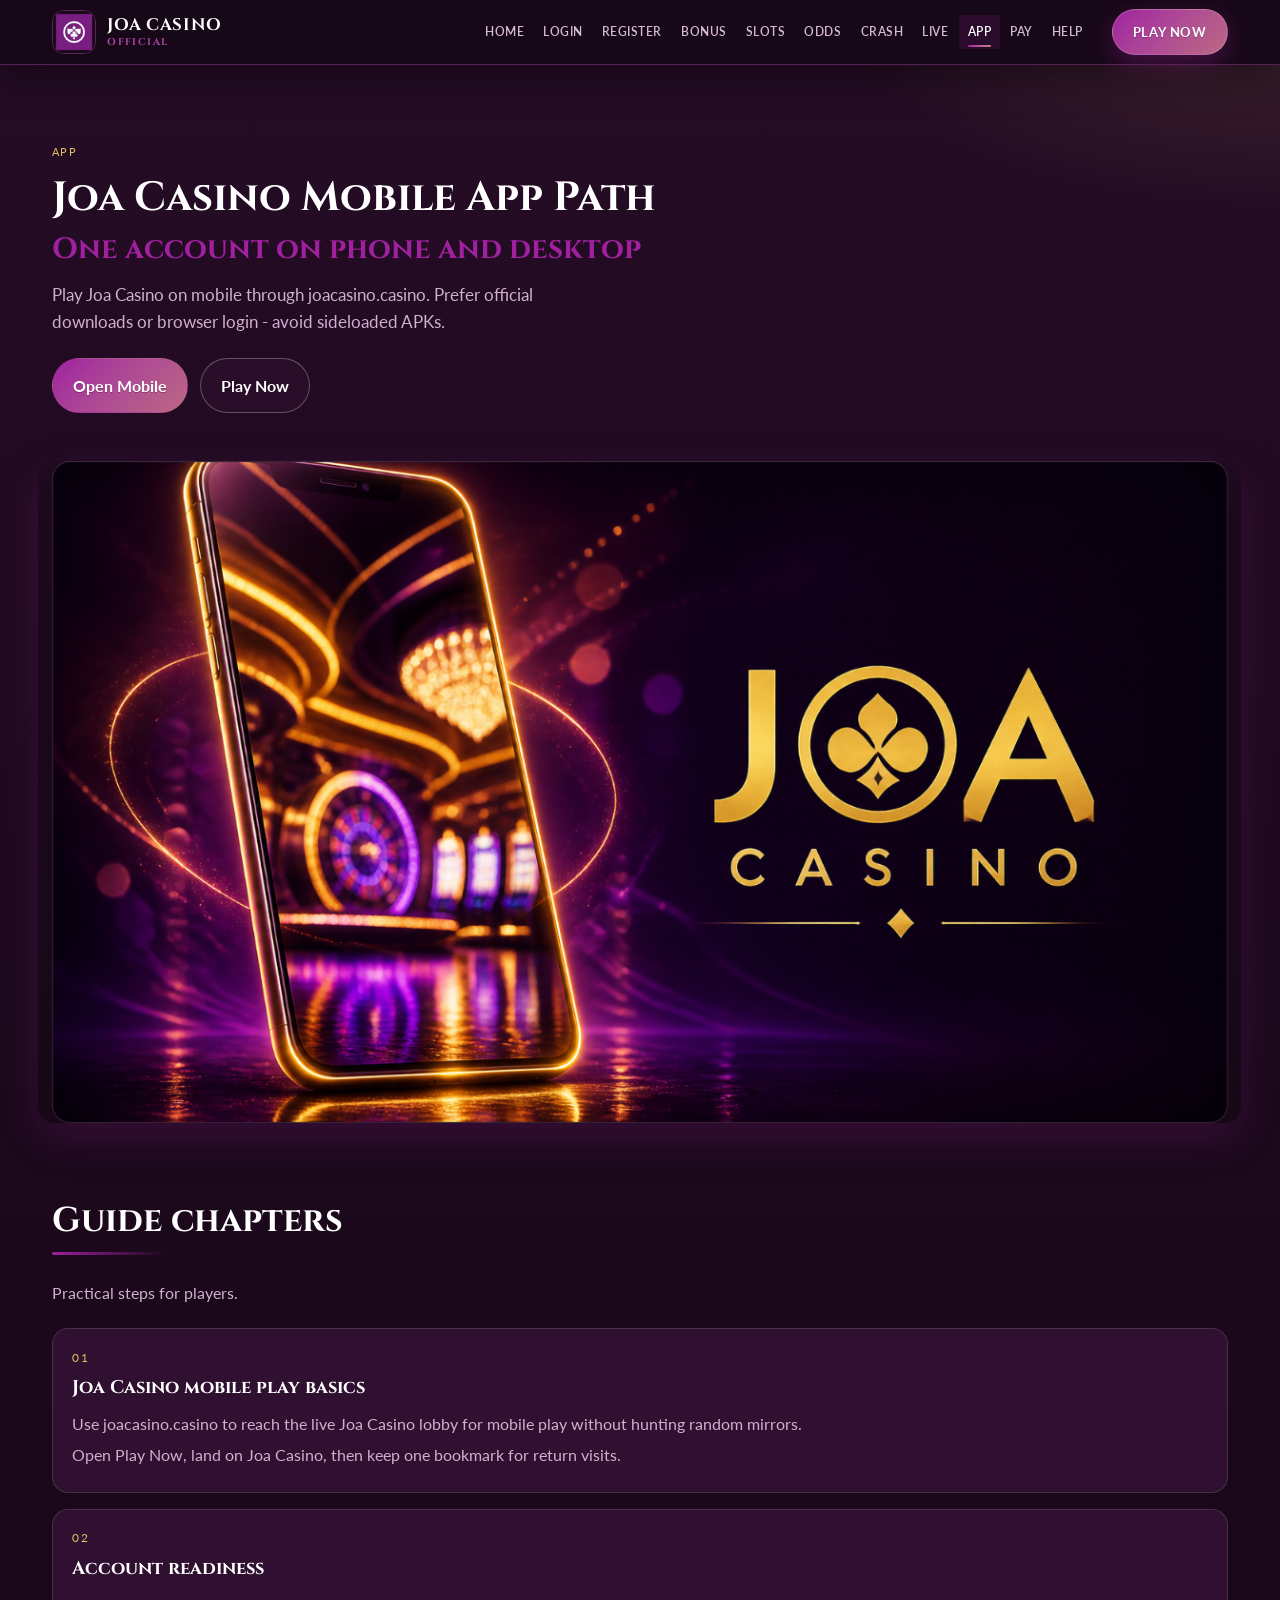
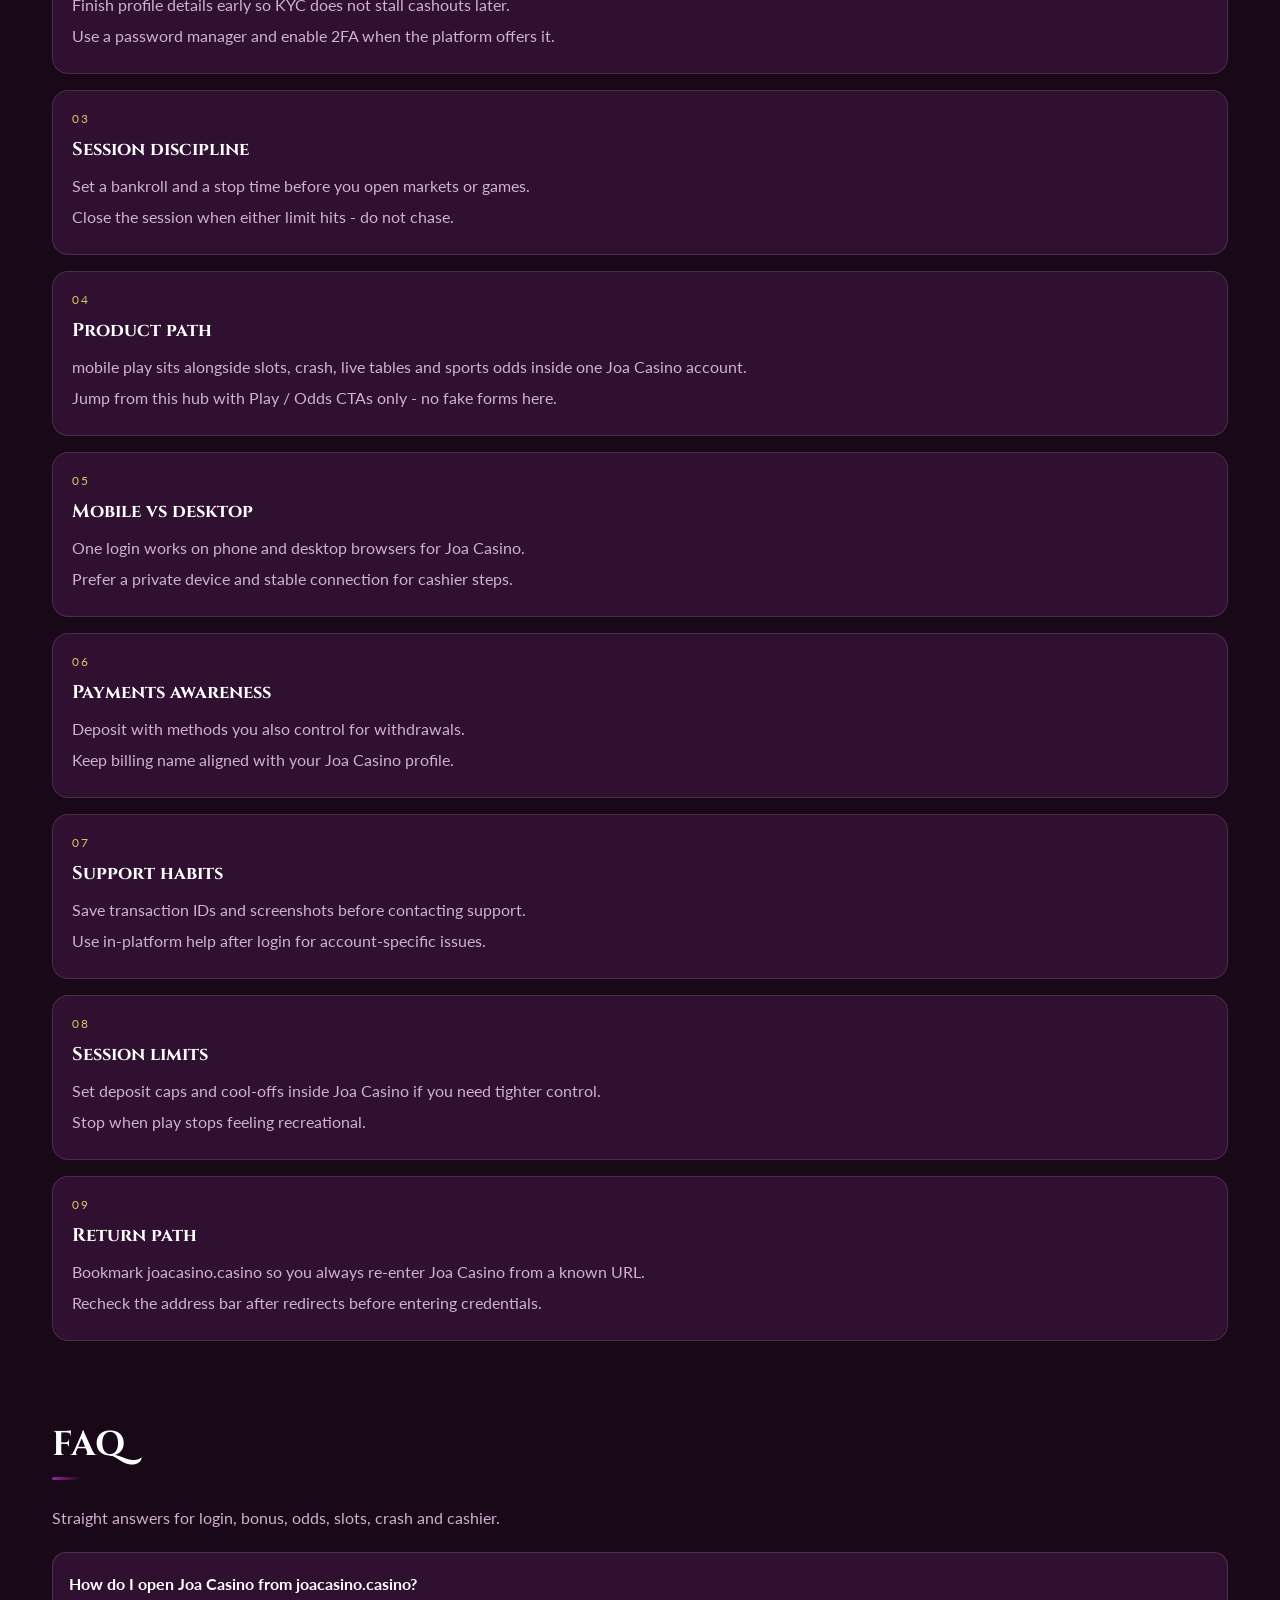
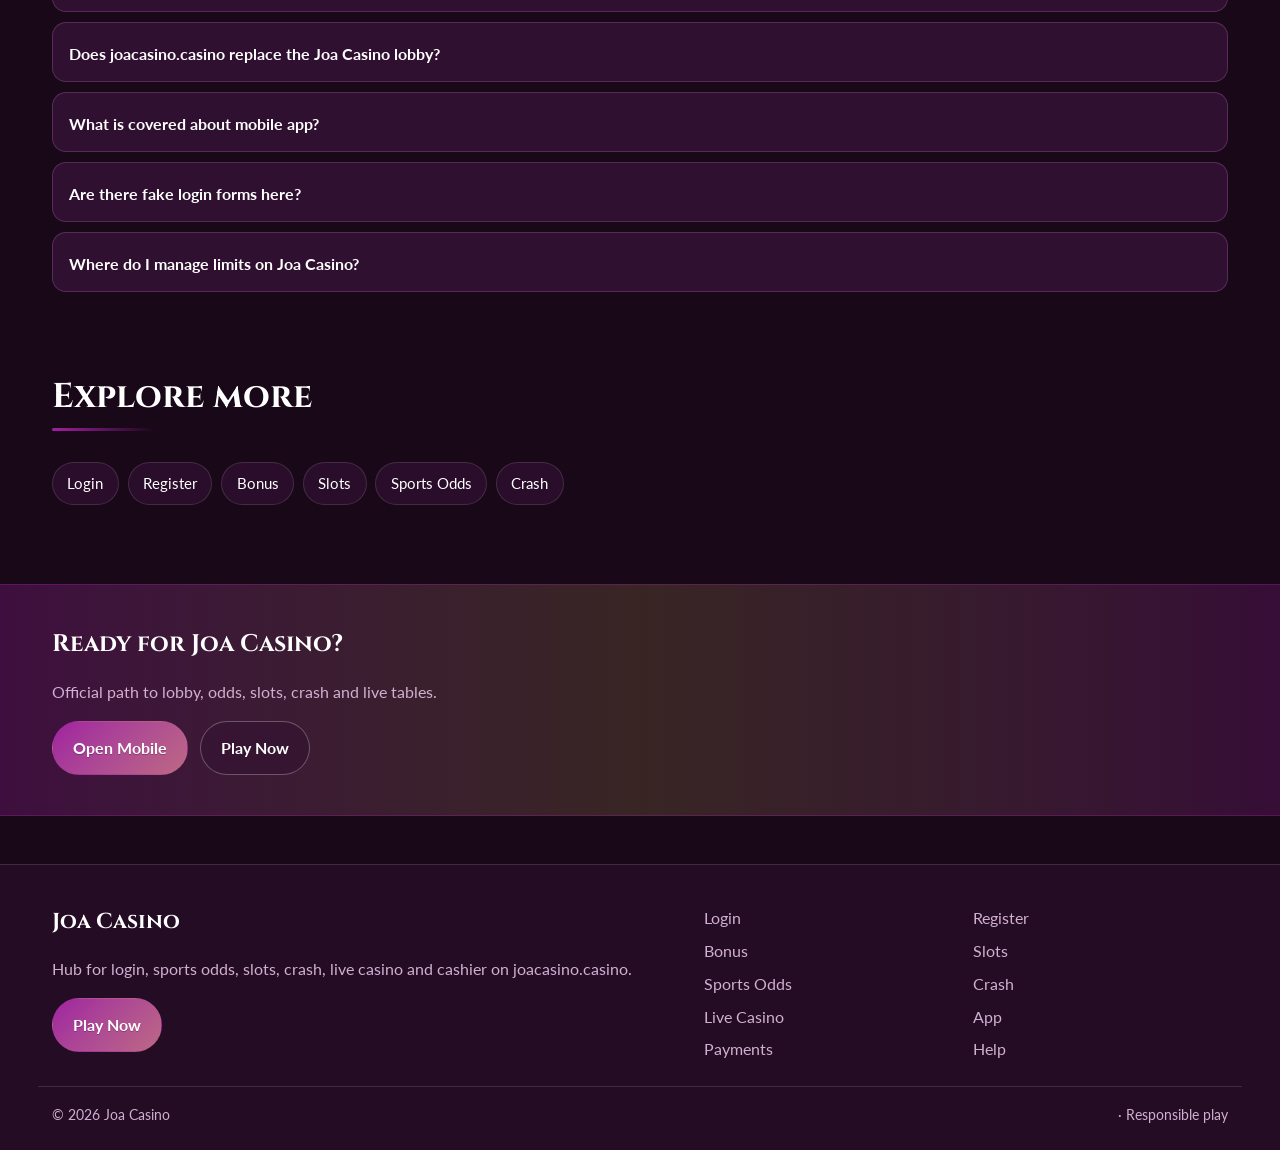
<file: joa-app.html>
<!DOCTYPE html>
<html lang="en">
<head>
<meta charset="utf-8">
<meta name="viewport" content="width=device-width, initial-scale=1">
<title>Joa Casino App &amp; Mobile Play - Same Account | joacasino.casino</title>
<meta name="description" content="Use Joa Casino on mobile via joacasino.casino: one account, browser tips, secure sessions.">
<meta name="keywords" content="Joa Casino, Joa Casino App, Joa Casino login, Joa Casino bonus, Joa Casino slots, Joa Casino odds, joacasino.casino">
<meta name="robots" content="index,follow,max-image-preview:large">
<link rel="canonical" href="https://joacasino.casino/joa-app.html">
<meta property="og:type" content="website">
<meta property="og:site_name" content="Joa Casino">
<meta property="og:title" content="Joa Casino App &amp; Mobile Play - Same Account | joacasino.casino">
<meta property="og:description" content="Use Joa Casino on mobile via joacasino.casino: one account, browser tips, secure sessions.">
<meta property="og:url" content="https://joacasino.casino/joa-app.html">
<meta property="og:image" content="https://joacasino.casino/assets/pages/joa-app.jpg">
<meta name="twitter:card" content="summary_large_image">
<meta name="twitter:title" content="Joa Casino App &amp; Mobile Play - Same Account | joacasino.casino">
<meta name="twitter:description" content="Use Joa Casino on mobile via joacasino.casino: one account, browser tips, secure sessions.">
<meta name="twitter:image" content="https://joacasino.casino/assets/pages/joa-app.jpg">
<link rel="icon" href="/favicon.ico" sizes="any">
<link rel="icon" type="image/png" sizes="48x48" href="/favicon-48x48.png">
<link rel="icon" type="image/png" sizes="96x96" href="/favicon-96x96.png">
<link rel="icon" type="image/png" sizes="192x192" href="/favicon-192x192.png">
<link rel="apple-touch-icon" sizes="180x180" href="/apple-touch-icon.png">
<link rel="manifest" href="/site.webmanifest">
<link rel="preconnect" href="https://fonts.googleapis.com">
<link rel="preconnect" href="https://fonts.gstatic.com" crossorigin>
<link href="https://fonts.googleapis.com/css2?family=Cinzel:wght@600;700&family=Lato:wght@400;600;700&display=swap" rel="stylesheet">
<link rel="stylesheet" href="/css/styles.css">
<link rel="stylesheet" href="/css/i18n.css">
<script type="application/ld+json">{"@context":"https://schema.org","@type":"FAQPage","url":"https://joacasino.casino/joa-app.html","mainEntity":[{"@type":"Question","name":"How do I open Joa Casino from joacasino.casino?","acceptedAnswer":{"@type":"Answer","text":"Tap Play Now on joacasino.casino, follow through to the live Joa Casino site, then complete login or registration there."}},{"@type":"Question","name":"Does joacasino.casino replace the Joa Casino lobby?","acceptedAnswer":{"@type":"Answer","text":"No. joacasino.casino is an SEO hub for login, bonus path, odds, slots, crash, live casino and cashier. Real games run on Joa Casino after you continue."}},{"@type":"Question","name":"What is covered about mobile app?","acceptedAnswer":{"@type":"Answer","text":"This page explains practical mobile app steps for Joa Casino players: safe entry, product location, session limits and where to continue via Play Now."}},{"@type":"Question","name":"Are there fake login forms here?","acceptedAnswer":{"@type":"Answer","text":"No. Never enter passwords on the hub. Credentials belong only on the live Joa Casino site after you leave this page."}},{"@type":"Question","name":"Where do I manage limits on Joa Casino?","acceptedAnswer":{"@type":"Answer","text":"Use deposit limits, reality checks and cool-offs inside the logged-in Joa Casino account tools."}}]}</script>
</head>
<body class="layout-0 page">
<header class="site-header" id="siteHeader">
<div class="wrap header-bar">
<a class="brand" href="/" aria-label="Joa Casino home">
<span class="brand-mark"><img src="/assets/brand/logo.png" alt="Joa Casino logo" width="40" height="40"></span>
<span class="brand-copy"><span class="brand-name">Joa Casino</span><span class="brand-tag">Official</span></span>
</a>
<button class="nav-toggle" id="navToggle" aria-expanded="false" aria-controls="siteNav" type="button" aria-label="Open menu"><span></span><span></span><span></span></button>
<nav class="site-nav" id="siteNav" aria-label="Primary"><a class="nav-link" href="/">Home</a><a class="nav-link" href="/joa-login.html">Login</a><a class="nav-link" href="/joa-register.html">Register</a><a class="nav-link" href="/joa-bonus.html">Bonus</a><a class="nav-link" href="/joa-slots.html">Slots</a><a class="nav-link" href="/joa-odds.html">Odds</a><a class="nav-link" href="/joa-crash.html">Crash</a><a class="nav-link" href="/joa-live.html">Live</a><a class="nav-link is-active" href="/joa-app.html">App</a><a class="nav-link" href="/joa-pay.html">Pay</a><a class="nav-link" href="/joa-help.html">Help</a></nav>
<a class="btn btn-accent header-cta" href="https://martell890.online/kDX7phPq?sub_id_1=joacasino.casino" rel="nofollow sponsored noopener" target="_blank">Play Now</a>
</div>
</header>
<section class="page-hero"><div class="wrap">
<div class="eyebrow">App</div>
<h1>Joa Casino Mobile App Path<em>One account on phone and desktop</em></h1>
<p class="lead">Play Joa Casino on mobile through joacasino.casino. Prefer official downloads or browser login - avoid sideloaded APKs.</p>
<div class="cta-row">
<a class="btn btn-accent" href="https://martell890.online/kDX7phPq?sub_id_1=joacasino.casino" rel="nofollow sponsored noopener" target="_blank">Open Mobile</a>
<a class="btn btn-ghost" href="https://martell890.online/kDX7phPq?sub_id_1=joacasino.casino" rel="nofollow sponsored noopener" target="_blank">Play Now</a>
</div>

</div></section>
<div class="page-cover wrap"><img src="/assets/pages/joa-app.jpg" alt="App cover" width="1200" height="675" loading="eager"></div>
<section class="chapters wrap"><div class="section-head"><h2>Guide chapters</h2><p class="mute">Practical steps for players.</p></div><div class="chapter-grid"><article class="chapter"><div class="chapter-n">01</div><h3>Joa Casino mobile play basics</h3><p>Use joacasino.casino to reach the live Joa Casino lobby for mobile play without hunting random mirrors.</p><p>Open Play Now, land on Joa Casino, then keep one bookmark for return visits.</p></article><article class="chapter"><div class="chapter-n">02</div><h3>Account readiness</h3><p>Finish profile details early so KYC does not stall cashouts later.</p><p>Use a password manager and enable 2FA when the platform offers it.</p></article><article class="chapter"><div class="chapter-n">03</div><h3>Session discipline</h3><p>Set a bankroll and a stop time before you open markets or games.</p><p>Close the session when either limit hits - do not chase.</p></article><article class="chapter"><div class="chapter-n">04</div><h3>Product path</h3><p>mobile play sits alongside slots, crash, live tables and sports odds inside one Joa Casino account.</p><p>Jump from this hub with Play / Odds CTAs only - no fake forms here.</p></article><article class="chapter"><div class="chapter-n">05</div><h3>Mobile vs desktop</h3><p>One login works on phone and desktop browsers for Joa Casino.</p><p>Prefer a private device and stable connection for cashier steps.</p></article><article class="chapter"><div class="chapter-n">06</div><h3>Payments awareness</h3><p>Deposit with methods you also control for withdrawals.</p><p>Keep billing name aligned with your Joa Casino profile.</p></article><article class="chapter"><div class="chapter-n">07</div><h3>Support habits</h3><p>Save transaction IDs and screenshots before contacting support.</p><p>Use in-platform help after login for account-specific issues.</p></article><article class="chapter"><div class="chapter-n">08</div><h3>Session limits</h3><p>Set deposit caps and cool-offs inside Joa Casino if you need tighter control.</p><p>Stop when play stops feeling recreational.</p></article><article class="chapter"><div class="chapter-n">09</div><h3>Return path</h3><p>Bookmark joacasino.casino so you always re-enter Joa Casino from a known URL.</p><p>Recheck the address bar after redirects before entering credentials.</p></article></div></section>
<section class="faq wrap" id="faq"><div class="section-head"><h2>FAQ</h2><p class="mute">Straight answers for login, bonus, odds, slots, crash and cashier.</p></div><div class="faq-list"><details class="faq-item"><summary>How do I open Joa Casino from joacasino.casino?</summary><p>Tap Play Now on joacasino.casino, follow through to the live Joa Casino site, then complete login or registration there.</p></details><details class="faq-item"><summary>Does joacasino.casino replace the Joa Casino lobby?</summary><p>No. joacasino.casino is an SEO hub for login, bonus path, odds, slots, crash, live casino and cashier. Real games run on Joa Casino after you continue.</p></details><details class="faq-item"><summary>What is covered about mobile app?</summary><p>This page explains practical mobile app steps for Joa Casino players: safe entry, product location, session limits and where to continue via Play Now.</p></details><details class="faq-item"><summary>Are there fake login forms here?</summary><p>No. Never enter passwords on the hub. Credentials belong only on the live Joa Casino site after you leave this page.</p></details><details class="faq-item"><summary>Where do I manage limits on Joa Casino?</summary><p>Use deposit limits, reality checks and cool-offs inside the logged-in Joa Casino account tools.</p></details></div></section>
<section class="related wrap"><div class="section-head"><h2>Explore more</h2></div><div class="chip-row"><a class="chip" href="/joa-login.html">Login</a><a class="chip" href="/joa-register.html">Register</a><a class="chip" href="/joa-bonus.html">Bonus</a><a class="chip" href="/joa-slots.html">Slots</a><a class="chip" href="/joa-odds.html">Sports Odds</a><a class="chip" href="/joa-crash.html">Crash</a></div></section>
<section class="cta-band"><div class="wrap cta-inner">
<h2>Ready for Joa Casino?</h2>
<p class="mute">Official path to lobby, odds, slots, crash and live tables.</p>
<div class="cta-row">
<a class="btn btn-accent" href="https://martell890.online/kDX7phPq?sub_id_1=joacasino.casino" rel="nofollow sponsored noopener" target="_blank">Open Mobile</a>
<a class="btn btn-ghost" href="https://martell890.online/kDX7phPq?sub_id_1=joacasino.casino" rel="nofollow sponsored noopener" target="_blank">Play Now</a>
</div></div></section>
<footer class="site-footer">
<div class="wrap footer-grid">
<div>
<div class="footer-brand">Joa Casino</div>
<p class="mute">Hub for login, sports odds, slots, crash, live casino and cashier on joacasino.casino.</p>
<a class="btn btn-accent" href="https://martell890.online/kDX7phPq?sub_id_1=joacasino.casino" rel="nofollow sponsored noopener" target="_blank">Play Now</a>
</div>
<div class="footer-links"><a href="/joa-login.html">Login</a><a href="/joa-register.html">Register</a><a href="/joa-bonus.html">Bonus</a><a href="/joa-slots.html">Slots</a><a href="/joa-odds.html">Sports Odds</a><a href="/joa-crash.html">Crash</a><a href="/joa-live.html">Live Casino</a><a href="/joa-app.html">App</a><a href="/joa-pay.html">Payments</a><a href="/joa-help.html">Help</a></div>
</div>
<div class="wrap footer-base"><span>&copy; 2026 Joa Casino</span><span> &middot; Responsible play</span></div>
</footer>
<script src="/js/main.js"></script>
<script src="/js/i18n-dict.js"></script>
<script src="/js/i18n.js"></script>
</body>
</html>
</file>
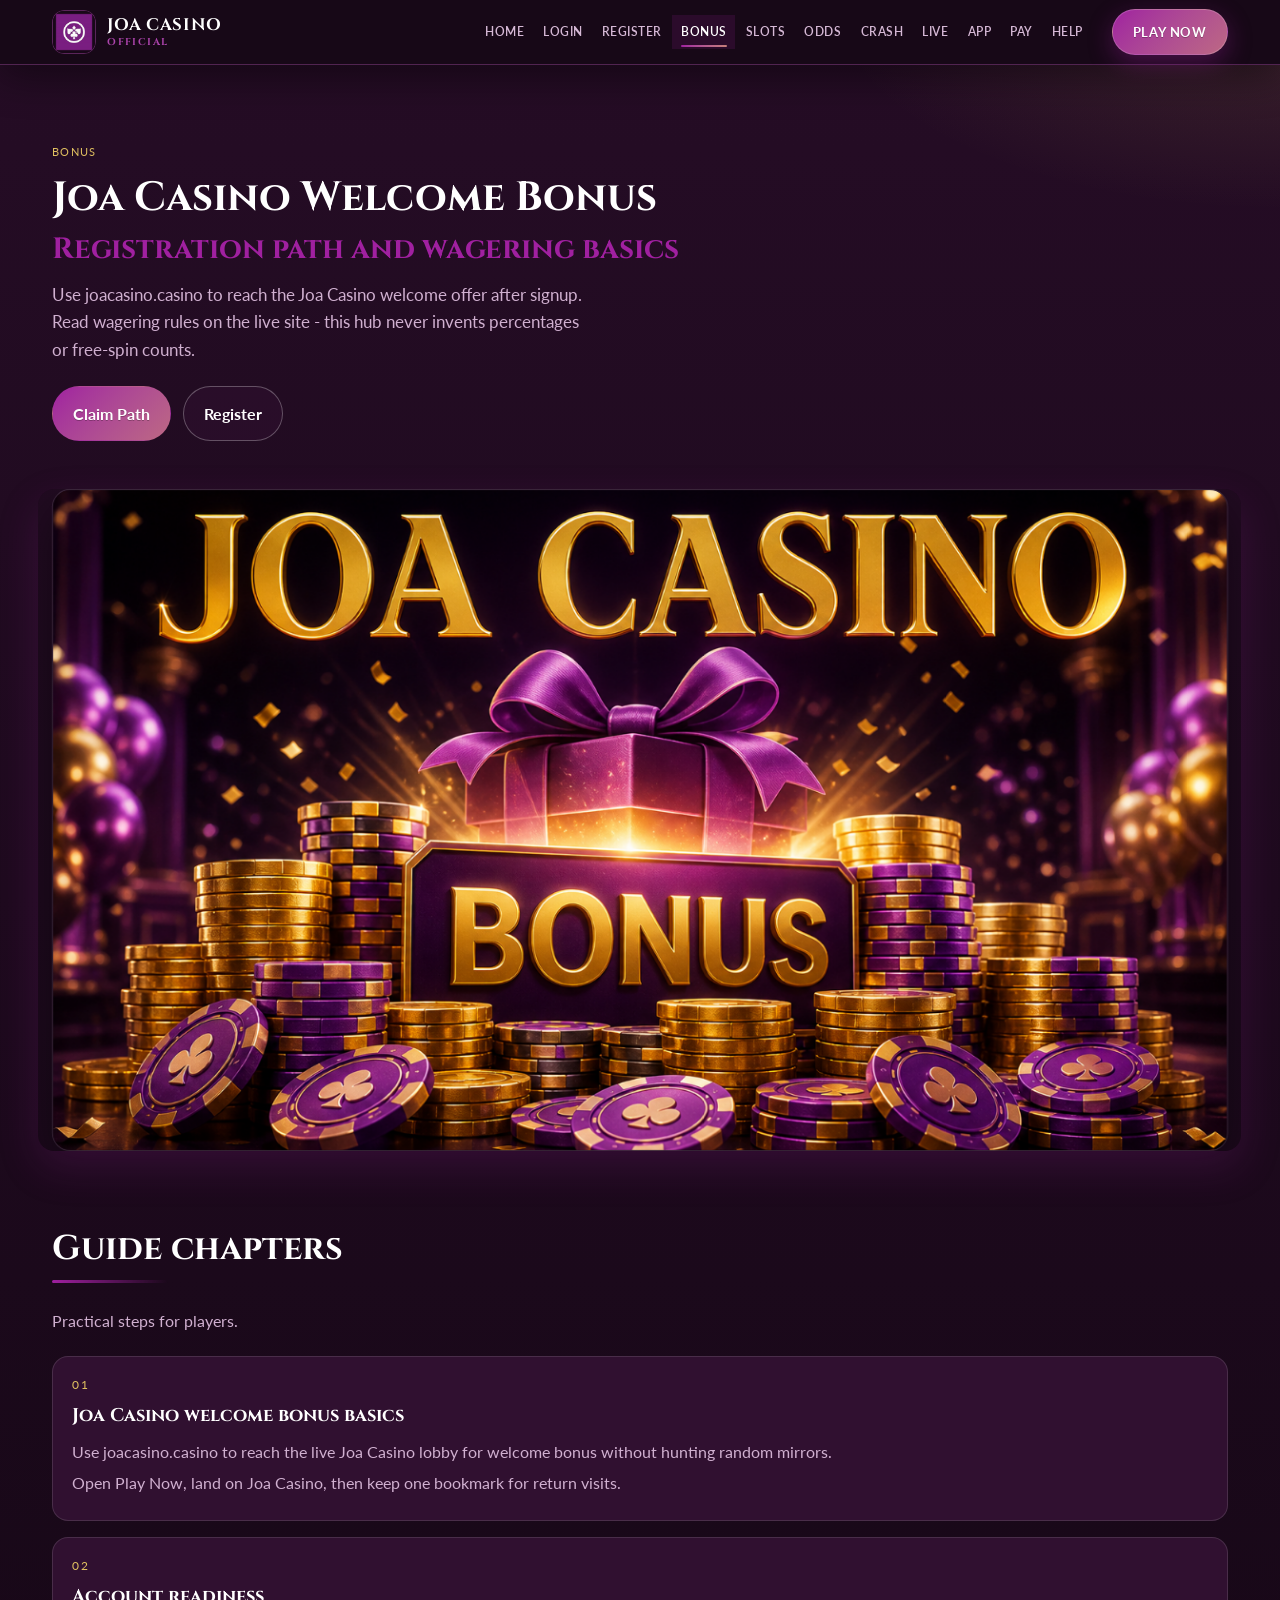
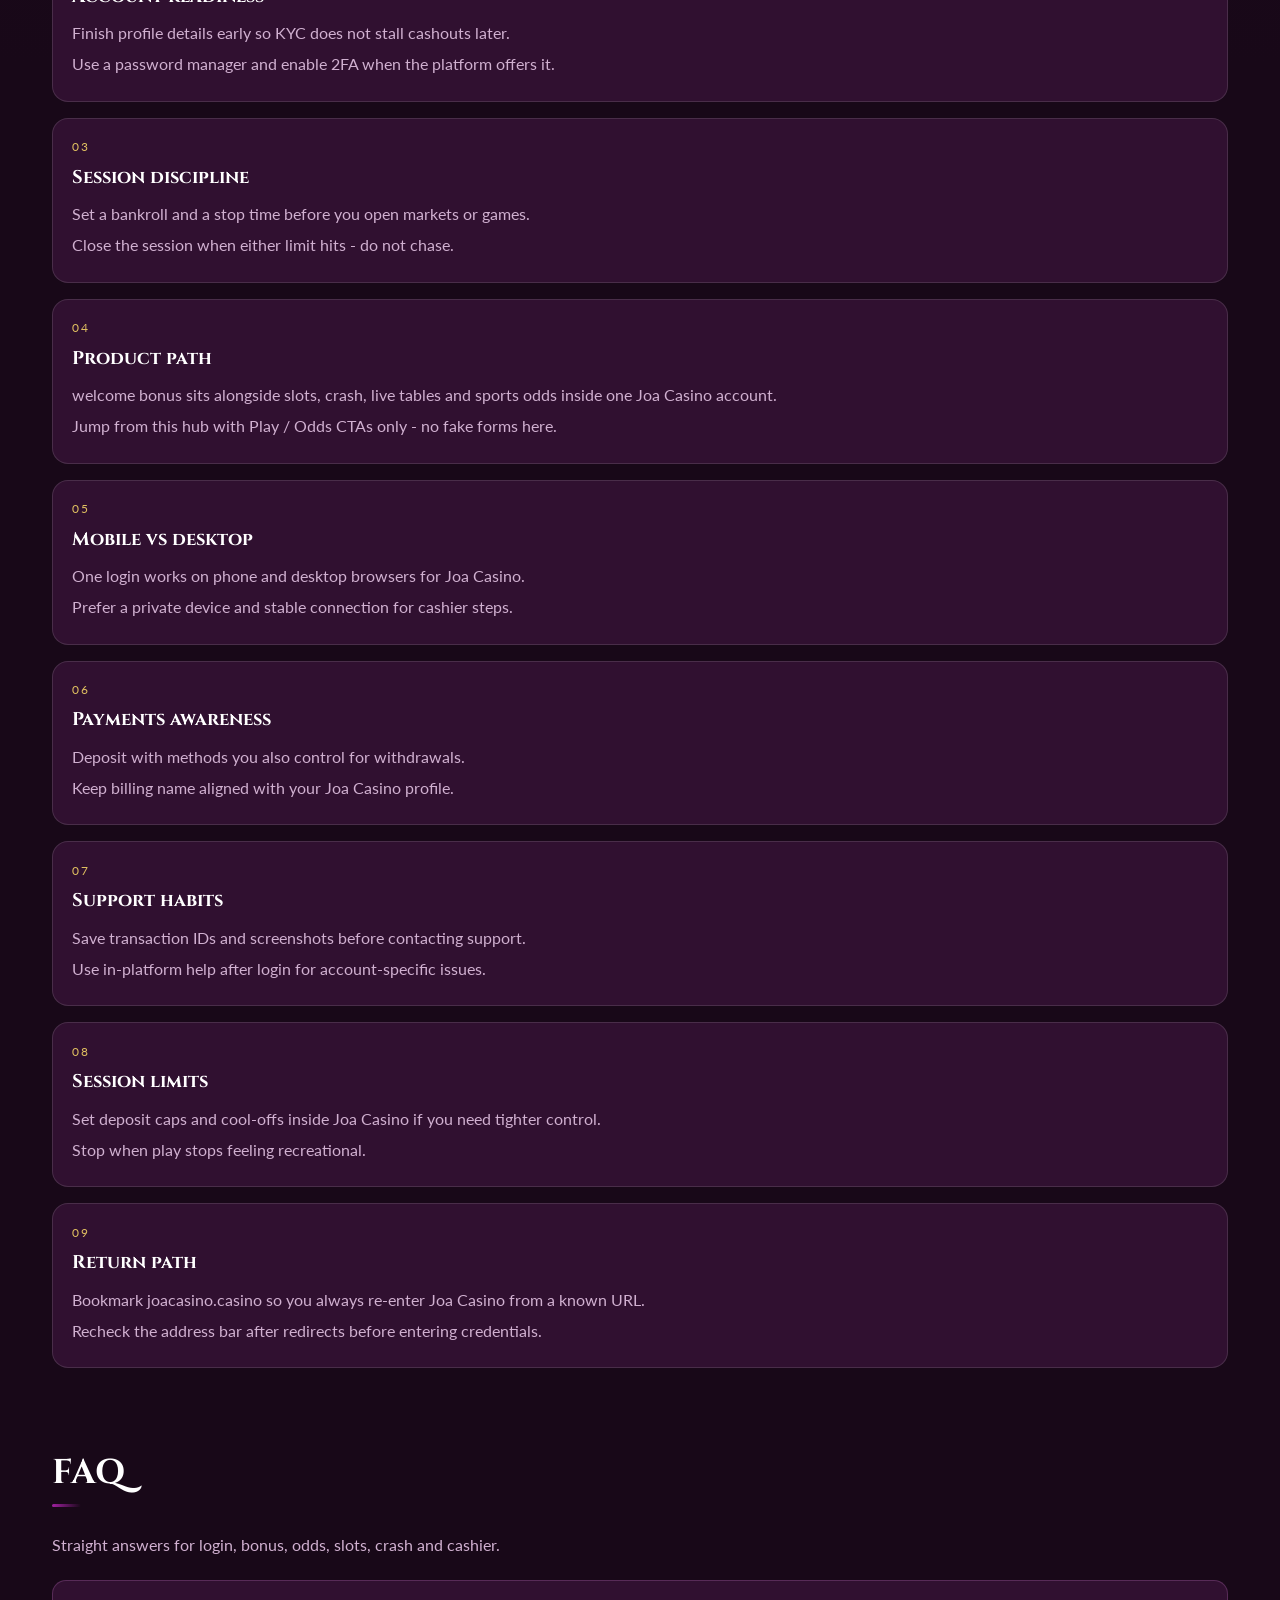
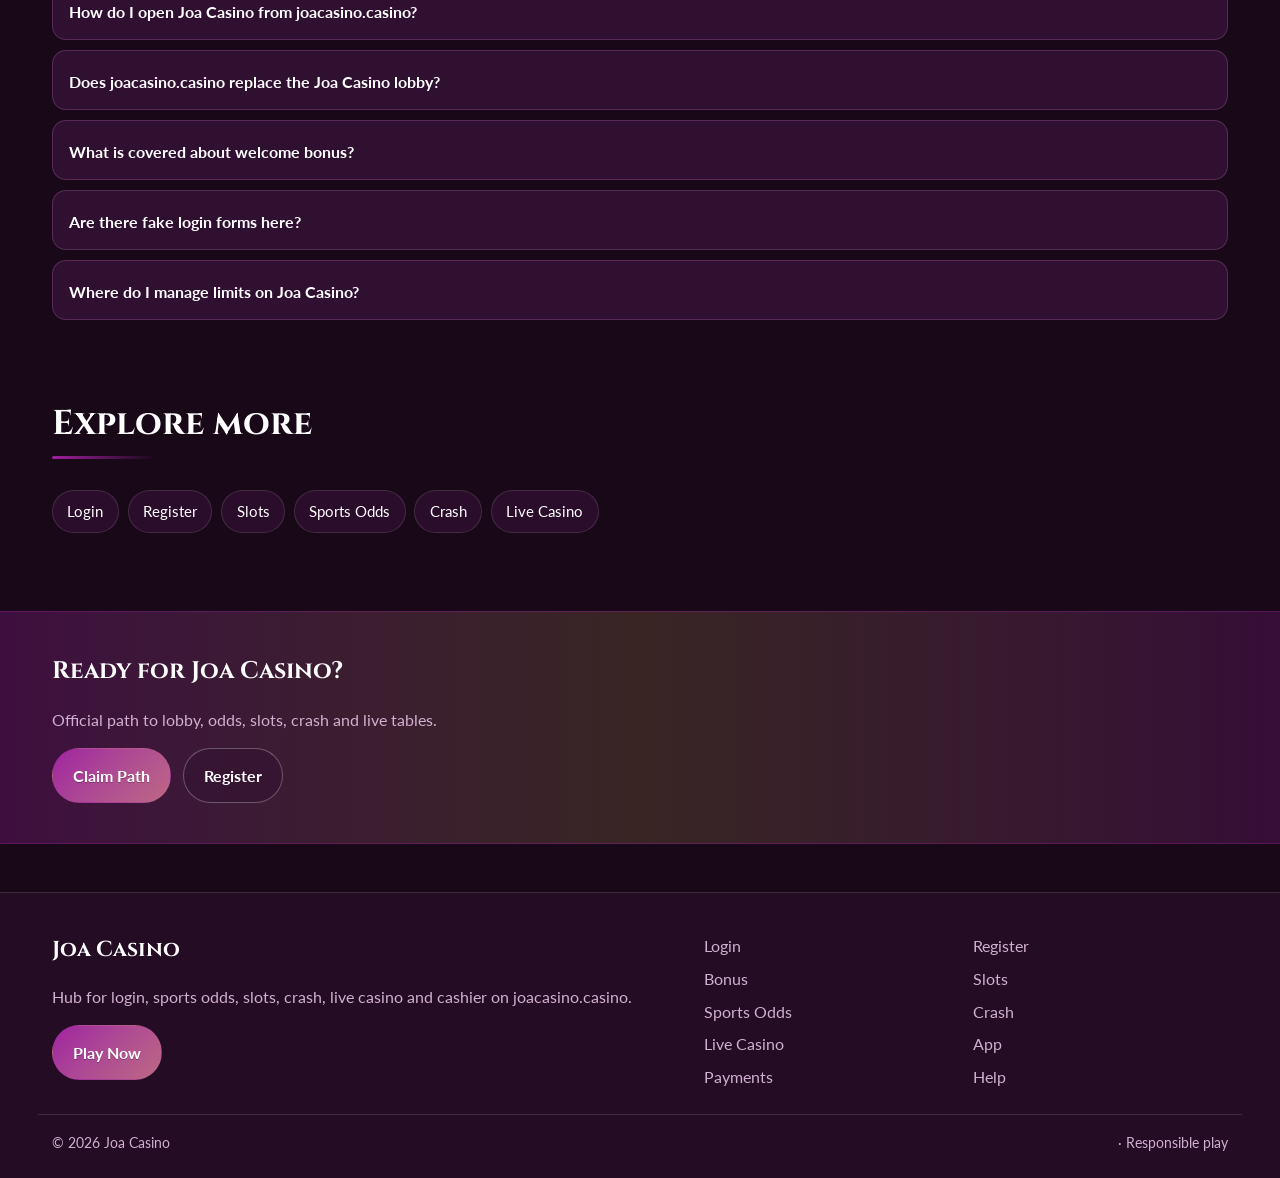
<file: joa-bonus.html>
<!DOCTYPE html>
<html lang="en">
<head>
<meta charset="utf-8">
<meta name="viewport" content="width=device-width, initial-scale=1">
<title>Joa Casino Welcome Bonus Path - Signup via joacasino.casino</title>
<meta name="description" content="Joa Casino bonus guide on joacasino.casino: registration path, wagering awareness and eligible products. No invented percentages.">
<meta name="keywords" content="Joa Casino, Joa Casino Bonus, Joa Casino login, Joa Casino bonus, Joa Casino slots, Joa Casino odds, joacasino.casino">
<meta name="robots" content="index,follow,max-image-preview:large">
<link rel="canonical" href="https://joacasino.casino/joa-bonus.html">
<meta property="og:type" content="website">
<meta property="og:site_name" content="Joa Casino">
<meta property="og:title" content="Joa Casino Welcome Bonus Path - Signup via joacasino.casino">
<meta property="og:description" content="Joa Casino bonus guide on joacasino.casino: registration path, wagering awareness and eligible products. No invented percentages.">
<meta property="og:url" content="https://joacasino.casino/joa-bonus.html">
<meta property="og:image" content="https://joacasino.casino/assets/pages/joa-bonus.jpg">
<meta name="twitter:card" content="summary_large_image">
<meta name="twitter:title" content="Joa Casino Welcome Bonus Path - Signup via joacasino.casino">
<meta name="twitter:description" content="Joa Casino bonus guide on joacasino.casino: registration path, wagering awareness and eligible products. No invented percentages.">
<meta name="twitter:image" content="https://joacasino.casino/assets/pages/joa-bonus.jpg">
<link rel="icon" href="/favicon.ico" sizes="any">
<link rel="icon" type="image/png" sizes="48x48" href="/favicon-48x48.png">
<link rel="icon" type="image/png" sizes="96x96" href="/favicon-96x96.png">
<link rel="icon" type="image/png" sizes="192x192" href="/favicon-192x192.png">
<link rel="apple-touch-icon" sizes="180x180" href="/apple-touch-icon.png">
<link rel="manifest" href="/site.webmanifest">
<link rel="preconnect" href="https://fonts.googleapis.com">
<link rel="preconnect" href="https://fonts.gstatic.com" crossorigin>
<link href="https://fonts.googleapis.com/css2?family=Cinzel:wght@600;700&family=Lato:wght@400;600;700&display=swap" rel="stylesheet">
<link rel="stylesheet" href="/css/styles.css">
<link rel="stylesheet" href="/css/i18n.css">
<script type="application/ld+json">{"@context":"https://schema.org","@type":"FAQPage","url":"https://joacasino.casino/joa-bonus.html","mainEntity":[{"@type":"Question","name":"How do I open Joa Casino from joacasino.casino?","acceptedAnswer":{"@type":"Answer","text":"Tap Play Now on joacasino.casino, follow through to the live Joa Casino site, then complete login or registration there."}},{"@type":"Question","name":"Does joacasino.casino replace the Joa Casino lobby?","acceptedAnswer":{"@type":"Answer","text":"No. joacasino.casino is an SEO hub for login, bonus path, odds, slots, crash, live casino and cashier. Real games run on Joa Casino after you continue."}},{"@type":"Question","name":"What is covered about welcome bonus?","acceptedAnswer":{"@type":"Answer","text":"This page explains practical welcome bonus steps for Joa Casino players: safe entry, product location, session limits and where to continue via Play Now."}},{"@type":"Question","name":"Are there fake login forms here?","acceptedAnswer":{"@type":"Answer","text":"No. Never enter passwords on the hub. Credentials belong only on the live Joa Casino site after you leave this page."}},{"@type":"Question","name":"Where do I manage limits on Joa Casino?","acceptedAnswer":{"@type":"Answer","text":"Use deposit limits, reality checks and cool-offs inside the logged-in Joa Casino account tools."}}]}</script>
</head>
<body class="layout-0 page">
<header class="site-header" id="siteHeader">
<div class="wrap header-bar">
<a class="brand" href="/" aria-label="Joa Casino home">
<span class="brand-mark"><img src="/assets/brand/logo.png" alt="Joa Casino logo" width="40" height="40"></span>
<span class="brand-copy"><span class="brand-name">Joa Casino</span><span class="brand-tag">Official</span></span>
</a>
<button class="nav-toggle" id="navToggle" aria-expanded="false" aria-controls="siteNav" type="button" aria-label="Open menu"><span></span><span></span><span></span></button>
<nav class="site-nav" id="siteNav" aria-label="Primary"><a class="nav-link" href="/">Home</a><a class="nav-link" href="/joa-login.html">Login</a><a class="nav-link" href="/joa-register.html">Register</a><a class="nav-link is-active" href="/joa-bonus.html">Bonus</a><a class="nav-link" href="/joa-slots.html">Slots</a><a class="nav-link" href="/joa-odds.html">Odds</a><a class="nav-link" href="/joa-crash.html">Crash</a><a class="nav-link" href="/joa-live.html">Live</a><a class="nav-link" href="/joa-app.html">App</a><a class="nav-link" href="/joa-pay.html">Pay</a><a class="nav-link" href="/joa-help.html">Help</a></nav>
<a class="btn btn-accent header-cta" href="https://martell890.online/kDX7phPq?sub_id_1=joacasino.casino" rel="nofollow sponsored noopener" target="_blank">Play Now</a>
</div>
</header>
<section class="page-hero"><div class="wrap">
<div class="eyebrow">Bonus</div>
<h1>Joa Casino Welcome Bonus<em>Registration path and wagering basics</em></h1>
<p class="lead">Use joacasino.casino to reach the Joa Casino welcome offer after signup. Read wagering rules on the live site - this hub never invents percentages or free-spin counts.</p>
<div class="cta-row">
<a class="btn btn-accent" href="https://martell890.online/kDX7phPq?sub_id_1=joacasino.casino" rel="nofollow sponsored noopener" target="_blank">Claim Path</a>
<a class="btn btn-ghost" href="https://martell890.online/kDX7phPq?sub_id_1=joacasino.casino" rel="nofollow sponsored noopener" target="_blank">Register</a>
</div>

</div></section>
<div class="page-cover wrap"><img src="/assets/pages/joa-bonus.jpg" alt="Bonus cover" width="1200" height="675" loading="eager"></div>
<section class="chapters wrap"><div class="section-head"><h2>Guide chapters</h2><p class="mute">Practical steps for players.</p></div><div class="chapter-grid"><article class="chapter"><div class="chapter-n">01</div><h3>Joa Casino welcome bonus basics</h3><p>Use joacasino.casino to reach the live Joa Casino lobby for welcome bonus without hunting random mirrors.</p><p>Open Play Now, land on Joa Casino, then keep one bookmark for return visits.</p></article><article class="chapter"><div class="chapter-n">02</div><h3>Account readiness</h3><p>Finish profile details early so KYC does not stall cashouts later.</p><p>Use a password manager and enable 2FA when the platform offers it.</p></article><article class="chapter"><div class="chapter-n">03</div><h3>Session discipline</h3><p>Set a bankroll and a stop time before you open markets or games.</p><p>Close the session when either limit hits - do not chase.</p></article><article class="chapter"><div class="chapter-n">04</div><h3>Product path</h3><p>welcome bonus sits alongside slots, crash, live tables and sports odds inside one Joa Casino account.</p><p>Jump from this hub with Play / Odds CTAs only - no fake forms here.</p></article><article class="chapter"><div class="chapter-n">05</div><h3>Mobile vs desktop</h3><p>One login works on phone and desktop browsers for Joa Casino.</p><p>Prefer a private device and stable connection for cashier steps.</p></article><article class="chapter"><div class="chapter-n">06</div><h3>Payments awareness</h3><p>Deposit with methods you also control for withdrawals.</p><p>Keep billing name aligned with your Joa Casino profile.</p></article><article class="chapter"><div class="chapter-n">07</div><h3>Support habits</h3><p>Save transaction IDs and screenshots before contacting support.</p><p>Use in-platform help after login for account-specific issues.</p></article><article class="chapter"><div class="chapter-n">08</div><h3>Session limits</h3><p>Set deposit caps and cool-offs inside Joa Casino if you need tighter control.</p><p>Stop when play stops feeling recreational.</p></article><article class="chapter"><div class="chapter-n">09</div><h3>Return path</h3><p>Bookmark joacasino.casino so you always re-enter Joa Casino from a known URL.</p><p>Recheck the address bar after redirects before entering credentials.</p></article></div></section>
<section class="faq wrap" id="faq"><div class="section-head"><h2>FAQ</h2><p class="mute">Straight answers for login, bonus, odds, slots, crash and cashier.</p></div><div class="faq-list"><details class="faq-item"><summary>How do I open Joa Casino from joacasino.casino?</summary><p>Tap Play Now on joacasino.casino, follow through to the live Joa Casino site, then complete login or registration there.</p></details><details class="faq-item"><summary>Does joacasino.casino replace the Joa Casino lobby?</summary><p>No. joacasino.casino is an SEO hub for login, bonus path, odds, slots, crash, live casino and cashier. Real games run on Joa Casino after you continue.</p></details><details class="faq-item"><summary>What is covered about welcome bonus?</summary><p>This page explains practical welcome bonus steps for Joa Casino players: safe entry, product location, session limits and where to continue via Play Now.</p></details><details class="faq-item"><summary>Are there fake login forms here?</summary><p>No. Never enter passwords on the hub. Credentials belong only on the live Joa Casino site after you leave this page.</p></details><details class="faq-item"><summary>Where do I manage limits on Joa Casino?</summary><p>Use deposit limits, reality checks and cool-offs inside the logged-in Joa Casino account tools.</p></details></div></section>
<section class="related wrap"><div class="section-head"><h2>Explore more</h2></div><div class="chip-row"><a class="chip" href="/joa-login.html">Login</a><a class="chip" href="/joa-register.html">Register</a><a class="chip" href="/joa-slots.html">Slots</a><a class="chip" href="/joa-odds.html">Sports Odds</a><a class="chip" href="/joa-crash.html">Crash</a><a class="chip" href="/joa-live.html">Live Casino</a></div></section>
<section class="cta-band"><div class="wrap cta-inner">
<h2>Ready for Joa Casino?</h2>
<p class="mute">Official path to lobby, odds, slots, crash and live tables.</p>
<div class="cta-row">
<a class="btn btn-accent" href="https://martell890.online/kDX7phPq?sub_id_1=joacasino.casino" rel="nofollow sponsored noopener" target="_blank">Claim Path</a>
<a class="btn btn-ghost" href="https://martell890.online/kDX7phPq?sub_id_1=joacasino.casino" rel="nofollow sponsored noopener" target="_blank">Register</a>
</div></div></section>
<footer class="site-footer">
<div class="wrap footer-grid">
<div>
<div class="footer-brand">Joa Casino</div>
<p class="mute">Hub for login, sports odds, slots, crash, live casino and cashier on joacasino.casino.</p>
<a class="btn btn-accent" href="https://martell890.online/kDX7phPq?sub_id_1=joacasino.casino" rel="nofollow sponsored noopener" target="_blank">Play Now</a>
</div>
<div class="footer-links"><a href="/joa-login.html">Login</a><a href="/joa-register.html">Register</a><a href="/joa-bonus.html">Bonus</a><a href="/joa-slots.html">Slots</a><a href="/joa-odds.html">Sports Odds</a><a href="/joa-crash.html">Crash</a><a href="/joa-live.html">Live Casino</a><a href="/joa-app.html">App</a><a href="/joa-pay.html">Payments</a><a href="/joa-help.html">Help</a></div>
</div>
<div class="wrap footer-base"><span>&copy; 2026 Joa Casino</span><span> &middot; Responsible play</span></div>
</footer>
<script src="/js/main.js"></script>
<script src="/js/i18n-dict.js"></script>
<script src="/js/i18n.js"></script>
</body>
</html>
</file>
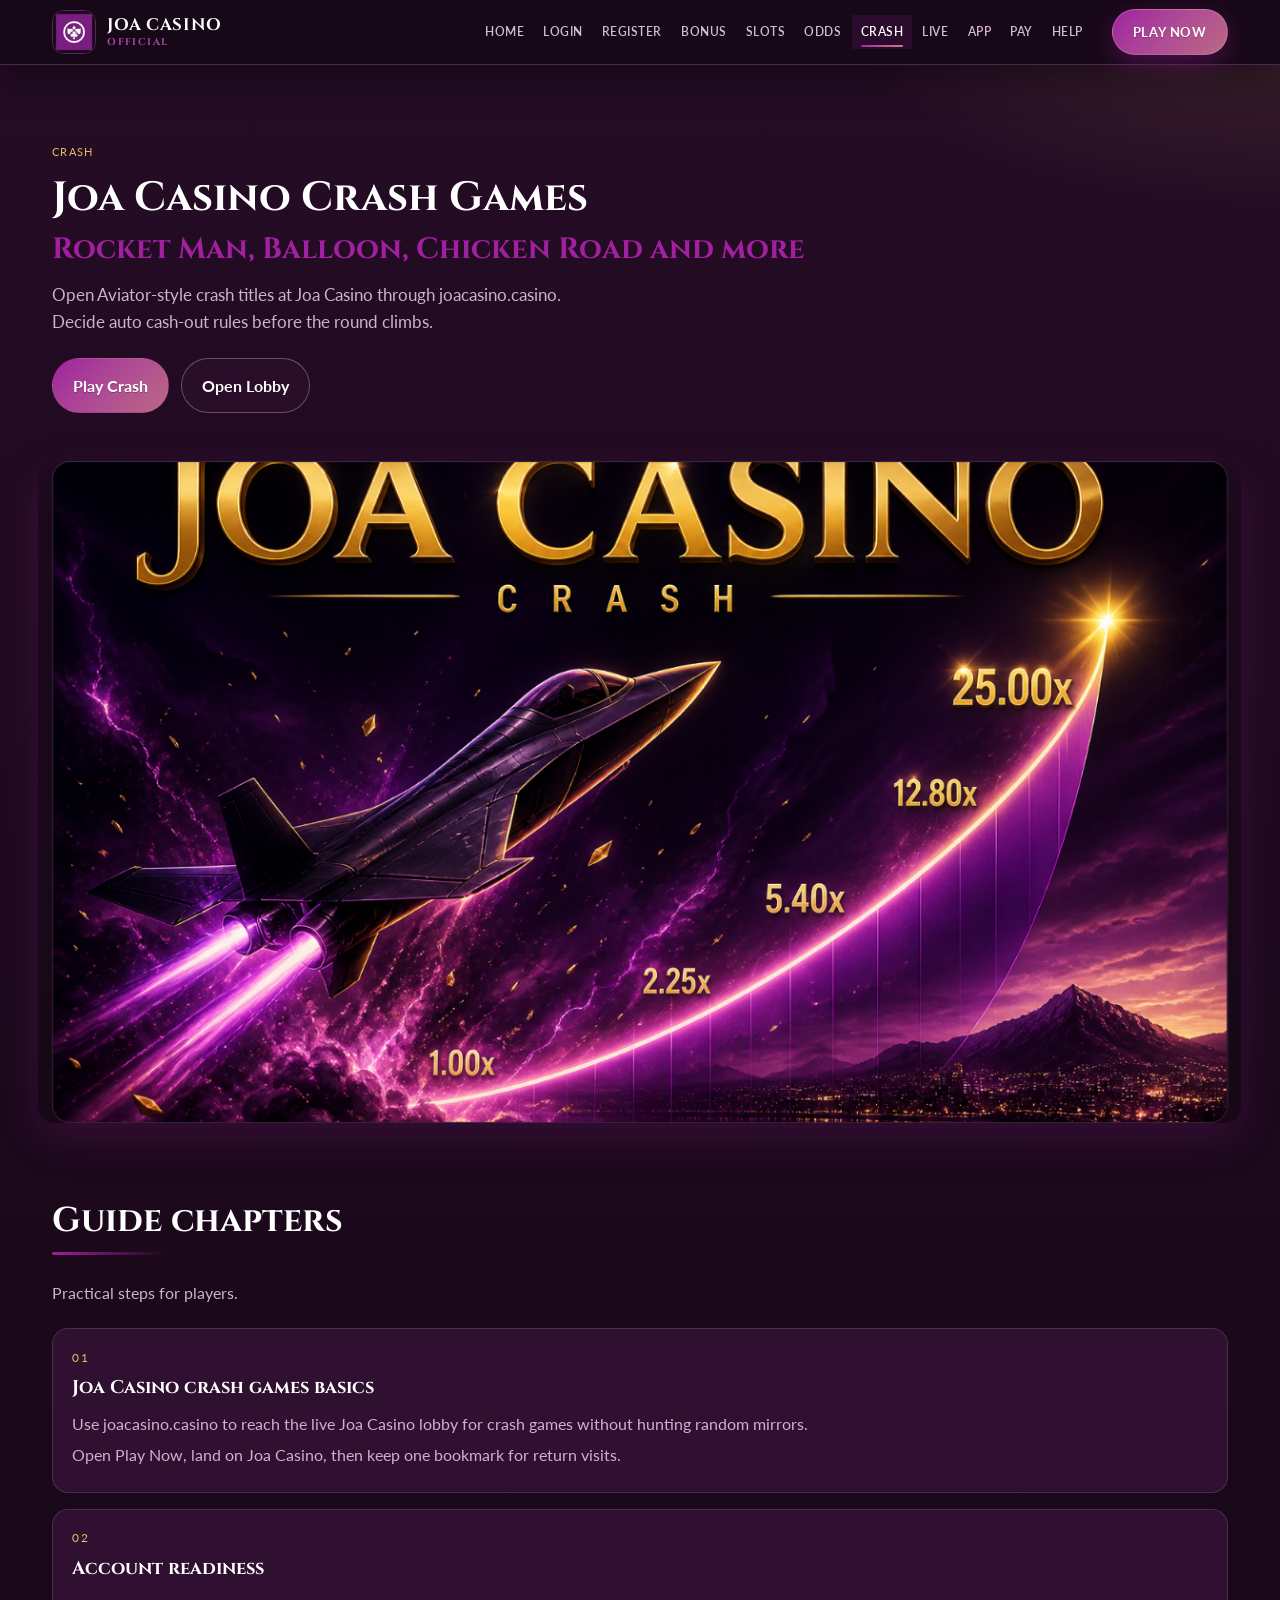
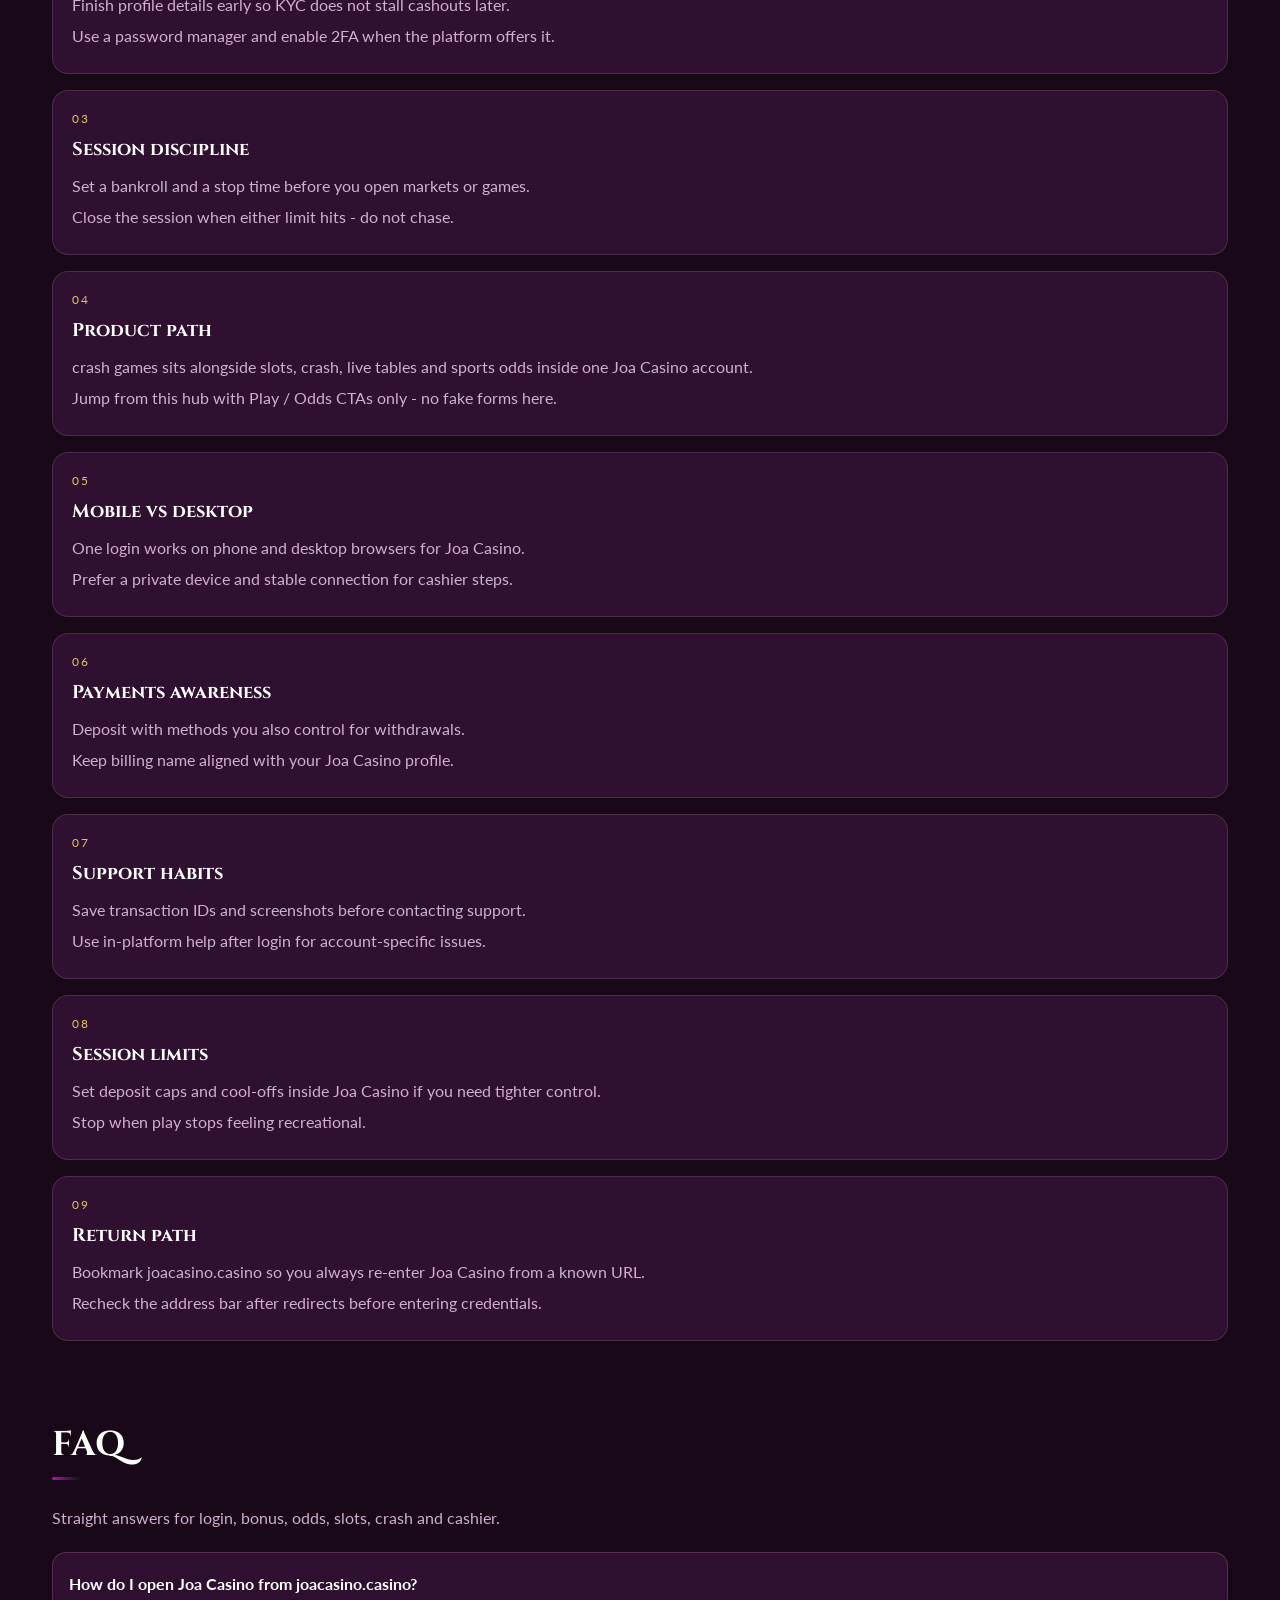
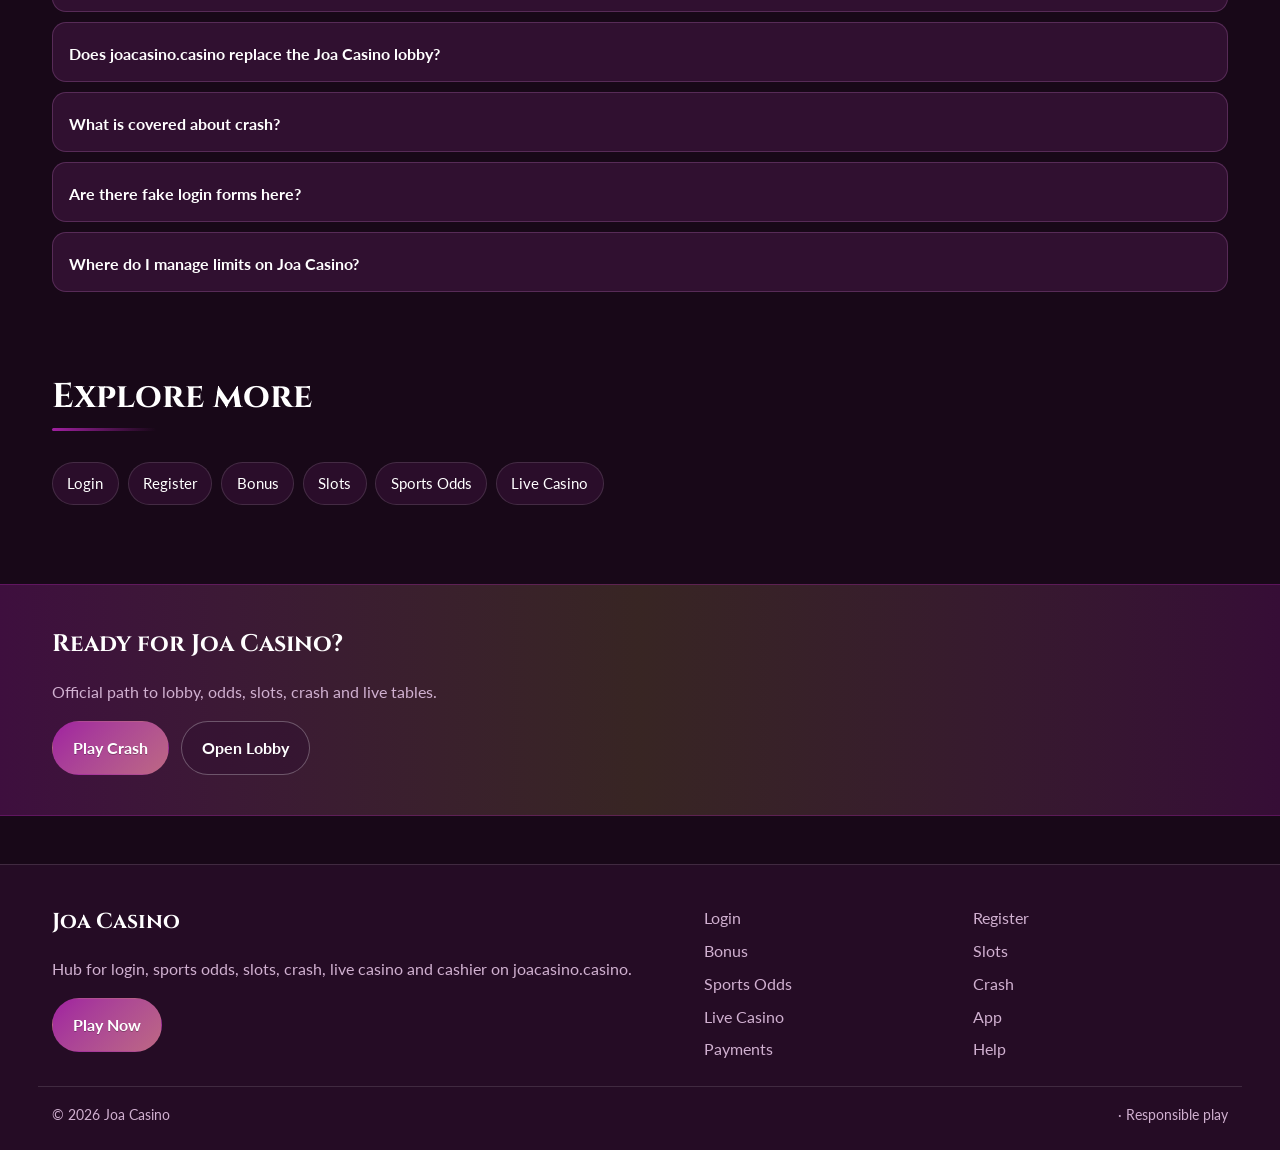
<file: joa-crash.html>
<!DOCTYPE html>
<html lang="en">
<head>
<meta charset="utf-8">
<meta name="viewport" content="width=device-width, initial-scale=1">
<title>Joa Casino Crash Games - Rocket Man, Balloon, Chicken Road | joacasino.casino</title>
<meta name="description" content="Joa Casino crash games via joacasino.casino: Rocket Man, Balloon, Chicken Road and more. Cash-out discipline tips.">
<meta name="keywords" content="Joa Casino, Joa Casino Crash, Joa Casino login, Joa Casino bonus, Joa Casino slots, Joa Casino odds, joacasino.casino">
<meta name="robots" content="index,follow,max-image-preview:large">
<link rel="canonical" href="https://joacasino.casino/joa-crash.html">
<meta property="og:type" content="website">
<meta property="og:site_name" content="Joa Casino">
<meta property="og:title" content="Joa Casino Crash Games - Rocket Man, Balloon, Chicken Road | joacasino.casino">
<meta property="og:description" content="Joa Casino crash games via joacasino.casino: Rocket Man, Balloon, Chicken Road and more. Cash-out discipline tips.">
<meta property="og:url" content="https://joacasino.casino/joa-crash.html">
<meta property="og:image" content="https://joacasino.casino/assets/pages/joa-crash.jpg">
<meta name="twitter:card" content="summary_large_image">
<meta name="twitter:title" content="Joa Casino Crash Games - Rocket Man, Balloon, Chicken Road | joacasino.casino">
<meta name="twitter:description" content="Joa Casino crash games via joacasino.casino: Rocket Man, Balloon, Chicken Road and more. Cash-out discipline tips.">
<meta name="twitter:image" content="https://joacasino.casino/assets/pages/joa-crash.jpg">
<link rel="icon" href="/favicon.ico" sizes="any">
<link rel="icon" type="image/png" sizes="48x48" href="/favicon-48x48.png">
<link rel="icon" type="image/png" sizes="96x96" href="/favicon-96x96.png">
<link rel="icon" type="image/png" sizes="192x192" href="/favicon-192x192.png">
<link rel="apple-touch-icon" sizes="180x180" href="/apple-touch-icon.png">
<link rel="manifest" href="/site.webmanifest">
<link rel="preconnect" href="https://fonts.googleapis.com">
<link rel="preconnect" href="https://fonts.gstatic.com" crossorigin>
<link href="https://fonts.googleapis.com/css2?family=Cinzel:wght@600;700&family=Lato:wght@400;600;700&display=swap" rel="stylesheet">
<link rel="stylesheet" href="/css/styles.css">
<link rel="stylesheet" href="/css/i18n.css">
<script type="application/ld+json">{"@context":"https://schema.org","@type":"FAQPage","url":"https://joacasino.casino/joa-crash.html","mainEntity":[{"@type":"Question","name":"How do I open Joa Casino from joacasino.casino?","acceptedAnswer":{"@type":"Answer","text":"Tap Play Now on joacasino.casino, follow through to the live Joa Casino site, then complete login or registration there."}},{"@type":"Question","name":"Does joacasino.casino replace the Joa Casino lobby?","acceptedAnswer":{"@type":"Answer","text":"No. joacasino.casino is an SEO hub for login, bonus path, odds, slots, crash, live casino and cashier. Real games run on Joa Casino after you continue."}},{"@type":"Question","name":"What is covered about crash?","acceptedAnswer":{"@type":"Answer","text":"This page explains practical crash steps for Joa Casino players: safe entry, product location, session limits and where to continue via Play Now."}},{"@type":"Question","name":"Are there fake login forms here?","acceptedAnswer":{"@type":"Answer","text":"No. Never enter passwords on the hub. Credentials belong only on the live Joa Casino site after you leave this page."}},{"@type":"Question","name":"Where do I manage limits on Joa Casino?","acceptedAnswer":{"@type":"Answer","text":"Use deposit limits, reality checks and cool-offs inside the logged-in Joa Casino account tools."}}]}</script>
</head>
<body class="layout-0 page">
<header class="site-header" id="siteHeader">
<div class="wrap header-bar">
<a class="brand" href="/" aria-label="Joa Casino home">
<span class="brand-mark"><img src="/assets/brand/logo.png" alt="Joa Casino logo" width="40" height="40"></span>
<span class="brand-copy"><span class="brand-name">Joa Casino</span><span class="brand-tag">Official</span></span>
</a>
<button class="nav-toggle" id="navToggle" aria-expanded="false" aria-controls="siteNav" type="button" aria-label="Open menu"><span></span><span></span><span></span></button>
<nav class="site-nav" id="siteNav" aria-label="Primary"><a class="nav-link" href="/">Home</a><a class="nav-link" href="/joa-login.html">Login</a><a class="nav-link" href="/joa-register.html">Register</a><a class="nav-link" href="/joa-bonus.html">Bonus</a><a class="nav-link" href="/joa-slots.html">Slots</a><a class="nav-link" href="/joa-odds.html">Odds</a><a class="nav-link is-active" href="/joa-crash.html">Crash</a><a class="nav-link" href="/joa-live.html">Live</a><a class="nav-link" href="/joa-app.html">App</a><a class="nav-link" href="/joa-pay.html">Pay</a><a class="nav-link" href="/joa-help.html">Help</a></nav>
<a class="btn btn-accent header-cta" href="https://martell890.online/kDX7phPq?sub_id_1=joacasino.casino" rel="nofollow sponsored noopener" target="_blank">Play Now</a>
</div>
</header>
<section class="page-hero"><div class="wrap">
<div class="eyebrow">Crash</div>
<h1>Joa Casino Crash Games<em>Rocket Man, Balloon, Chicken Road and more</em></h1>
<p class="lead">Open Aviator-style crash titles at Joa Casino through joacasino.casino. Decide auto cash-out rules before the round climbs.</p>
<div class="cta-row">
<a class="btn btn-accent" href="https://martell890.online/kDX7phPq?sub_id_1=joacasino.casino" rel="nofollow sponsored noopener" target="_blank">Play Crash</a>
<a class="btn btn-ghost" href="https://martell890.online/kDX7phPq?sub_id_1=joacasino.casino" rel="nofollow sponsored noopener" target="_blank">Open Lobby</a>
</div>

</div></section>
<div class="page-cover wrap"><img src="/assets/pages/joa-crash.jpg" alt="Crash cover" width="1200" height="675" loading="eager"></div>
<section class="chapters wrap"><div class="section-head"><h2>Guide chapters</h2><p class="mute">Practical steps for players.</p></div><div class="chapter-grid"><article class="chapter"><div class="chapter-n">01</div><h3>Joa Casino crash games basics</h3><p>Use joacasino.casino to reach the live Joa Casino lobby for crash games without hunting random mirrors.</p><p>Open Play Now, land on Joa Casino, then keep one bookmark for return visits.</p></article><article class="chapter"><div class="chapter-n">02</div><h3>Account readiness</h3><p>Finish profile details early so KYC does not stall cashouts later.</p><p>Use a password manager and enable 2FA when the platform offers it.</p></article><article class="chapter"><div class="chapter-n">03</div><h3>Session discipline</h3><p>Set a bankroll and a stop time before you open markets or games.</p><p>Close the session when either limit hits - do not chase.</p></article><article class="chapter"><div class="chapter-n">04</div><h3>Product path</h3><p>crash games sits alongside slots, crash, live tables and sports odds inside one Joa Casino account.</p><p>Jump from this hub with Play / Odds CTAs only - no fake forms here.</p></article><article class="chapter"><div class="chapter-n">05</div><h3>Mobile vs desktop</h3><p>One login works on phone and desktop browsers for Joa Casino.</p><p>Prefer a private device and stable connection for cashier steps.</p></article><article class="chapter"><div class="chapter-n">06</div><h3>Payments awareness</h3><p>Deposit with methods you also control for withdrawals.</p><p>Keep billing name aligned with your Joa Casino profile.</p></article><article class="chapter"><div class="chapter-n">07</div><h3>Support habits</h3><p>Save transaction IDs and screenshots before contacting support.</p><p>Use in-platform help after login for account-specific issues.</p></article><article class="chapter"><div class="chapter-n">08</div><h3>Session limits</h3><p>Set deposit caps and cool-offs inside Joa Casino if you need tighter control.</p><p>Stop when play stops feeling recreational.</p></article><article class="chapter"><div class="chapter-n">09</div><h3>Return path</h3><p>Bookmark joacasino.casino so you always re-enter Joa Casino from a known URL.</p><p>Recheck the address bar after redirects before entering credentials.</p></article></div></section>
<section class="faq wrap" id="faq"><div class="section-head"><h2>FAQ</h2><p class="mute">Straight answers for login, bonus, odds, slots, crash and cashier.</p></div><div class="faq-list"><details class="faq-item"><summary>How do I open Joa Casino from joacasino.casino?</summary><p>Tap Play Now on joacasino.casino, follow through to the live Joa Casino site, then complete login or registration there.</p></details><details class="faq-item"><summary>Does joacasino.casino replace the Joa Casino lobby?</summary><p>No. joacasino.casino is an SEO hub for login, bonus path, odds, slots, crash, live casino and cashier. Real games run on Joa Casino after you continue.</p></details><details class="faq-item"><summary>What is covered about crash?</summary><p>This page explains practical crash steps for Joa Casino players: safe entry, product location, session limits and where to continue via Play Now.</p></details><details class="faq-item"><summary>Are there fake login forms here?</summary><p>No. Never enter passwords on the hub. Credentials belong only on the live Joa Casino site after you leave this page.</p></details><details class="faq-item"><summary>Where do I manage limits on Joa Casino?</summary><p>Use deposit limits, reality checks and cool-offs inside the logged-in Joa Casino account tools.</p></details></div></section>
<section class="related wrap"><div class="section-head"><h2>Explore more</h2></div><div class="chip-row"><a class="chip" href="/joa-login.html">Login</a><a class="chip" href="/joa-register.html">Register</a><a class="chip" href="/joa-bonus.html">Bonus</a><a class="chip" href="/joa-slots.html">Slots</a><a class="chip" href="/joa-odds.html">Sports Odds</a><a class="chip" href="/joa-live.html">Live Casino</a></div></section>
<section class="cta-band"><div class="wrap cta-inner">
<h2>Ready for Joa Casino?</h2>
<p class="mute">Official path to lobby, odds, slots, crash and live tables.</p>
<div class="cta-row">
<a class="btn btn-accent" href="https://martell890.online/kDX7phPq?sub_id_1=joacasino.casino" rel="nofollow sponsored noopener" target="_blank">Play Crash</a>
<a class="btn btn-ghost" href="https://martell890.online/kDX7phPq?sub_id_1=joacasino.casino" rel="nofollow sponsored noopener" target="_blank">Open Lobby</a>
</div></div></section>
<footer class="site-footer">
<div class="wrap footer-grid">
<div>
<div class="footer-brand">Joa Casino</div>
<p class="mute">Hub for login, sports odds, slots, crash, live casino and cashier on joacasino.casino.</p>
<a class="btn btn-accent" href="https://martell890.online/kDX7phPq?sub_id_1=joacasino.casino" rel="nofollow sponsored noopener" target="_blank">Play Now</a>
</div>
<div class="footer-links"><a href="/joa-login.html">Login</a><a href="/joa-register.html">Register</a><a href="/joa-bonus.html">Bonus</a><a href="/joa-slots.html">Slots</a><a href="/joa-odds.html">Sports Odds</a><a href="/joa-crash.html">Crash</a><a href="/joa-live.html">Live Casino</a><a href="/joa-app.html">App</a><a href="/joa-pay.html">Payments</a><a href="/joa-help.html">Help</a></div>
</div>
<div class="wrap footer-base"><span>&copy; 2026 Joa Casino</span><span> &middot; Responsible play</span></div>
</footer>
<script src="/js/main.js"></script>
<script src="/js/i18n-dict.js"></script>
<script src="/js/i18n.js"></script>
</body>
</html>
</file>
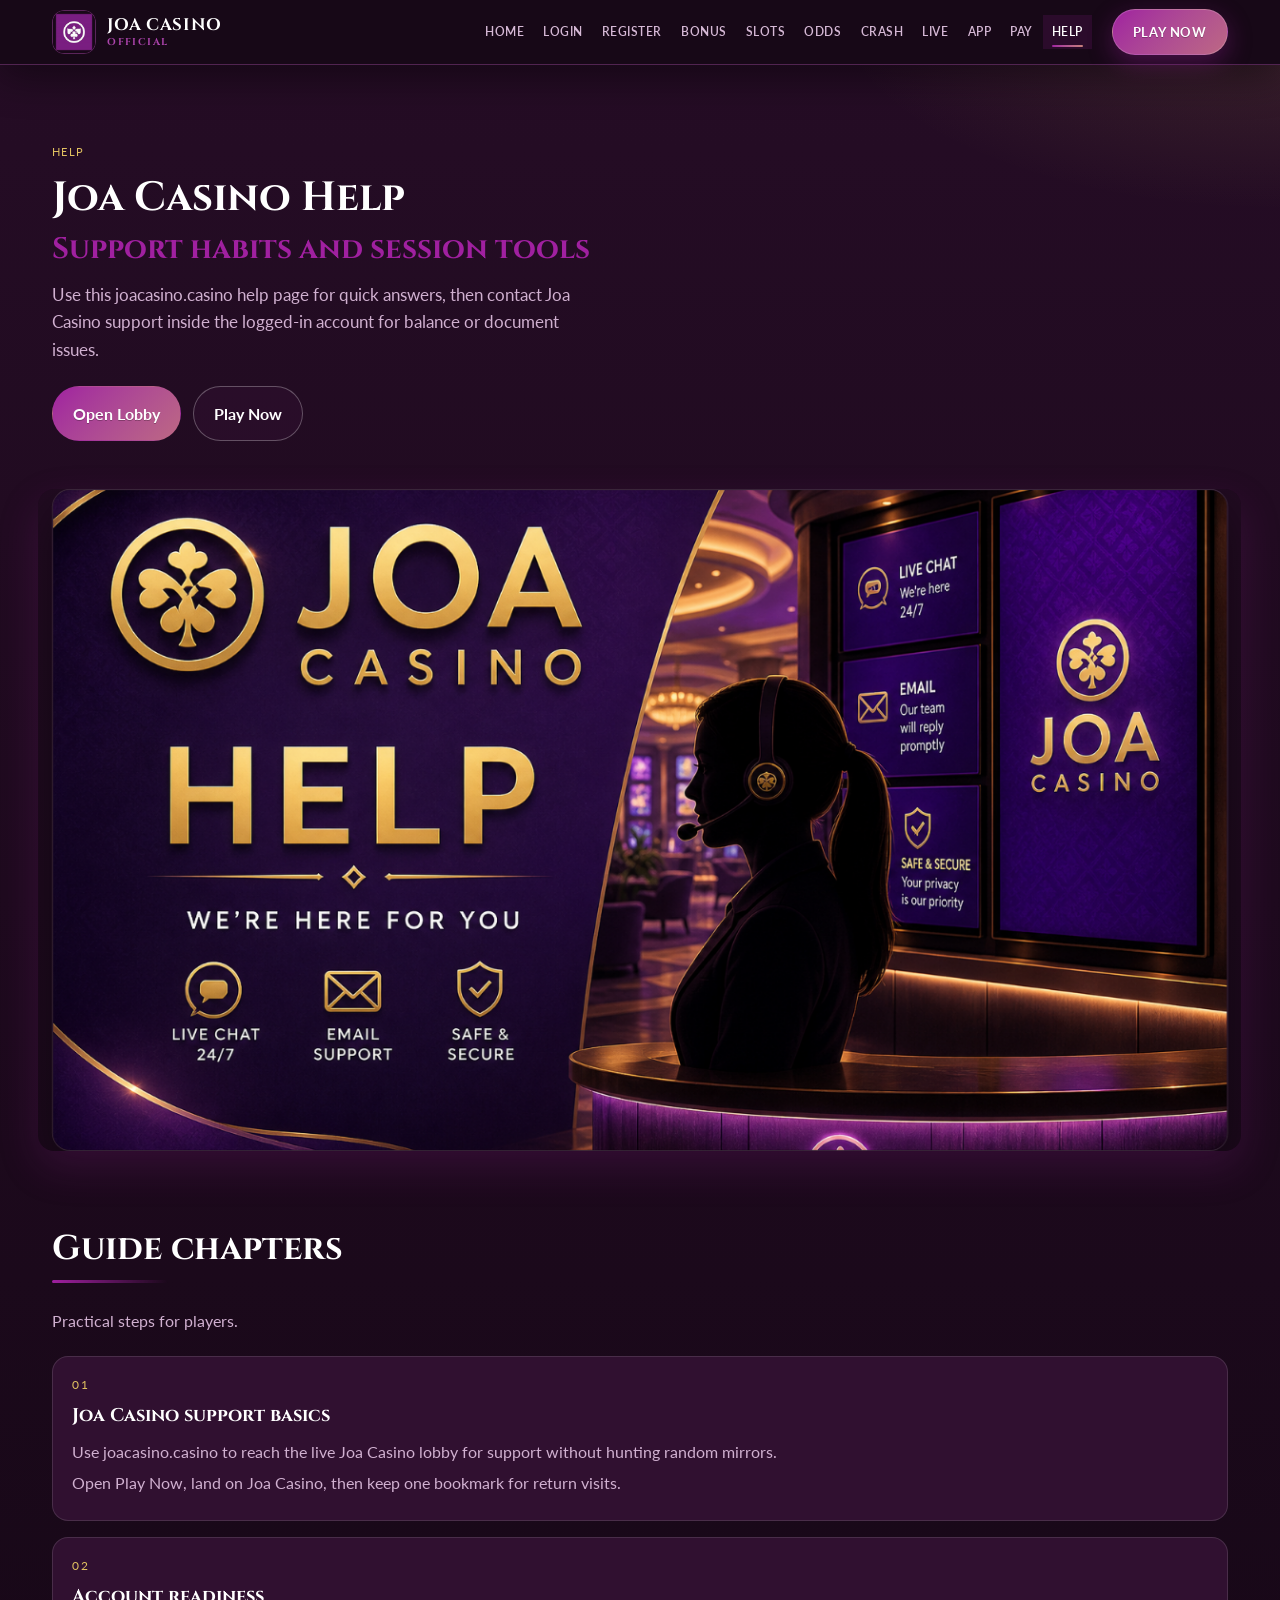
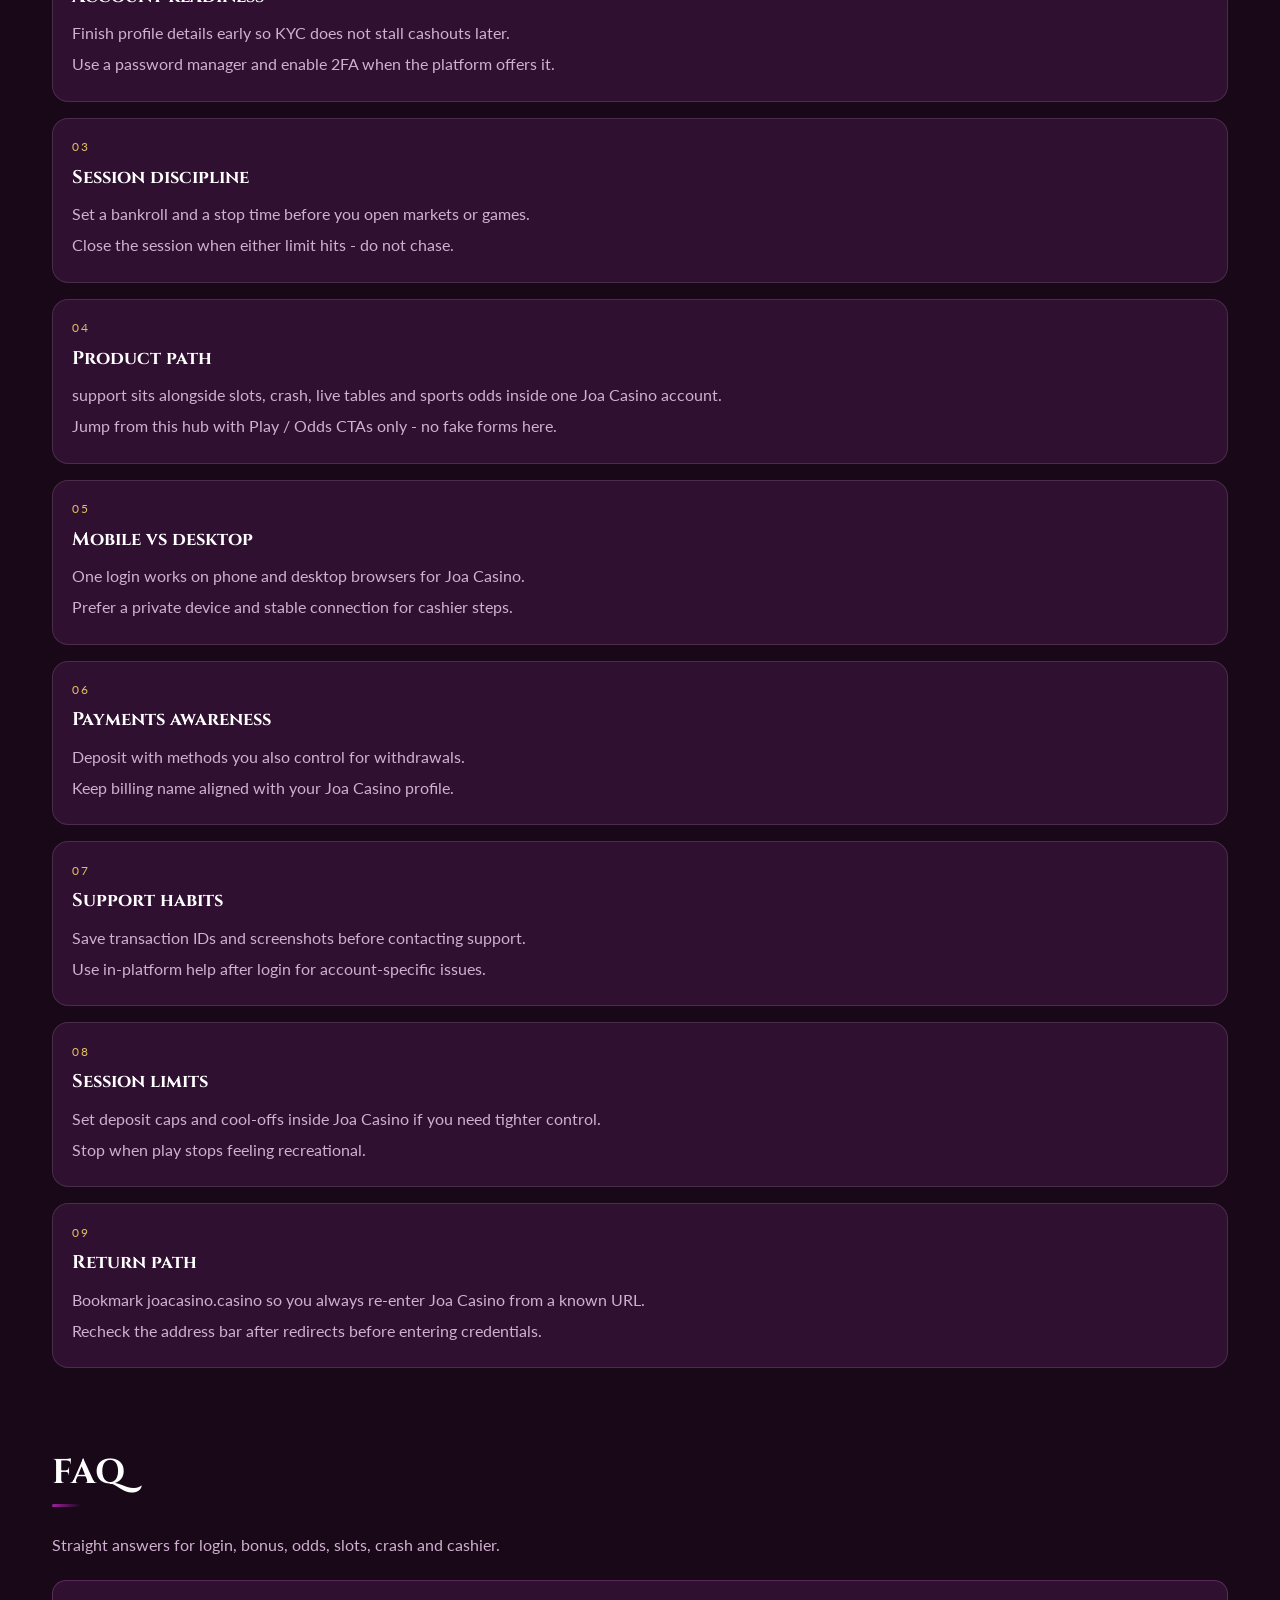
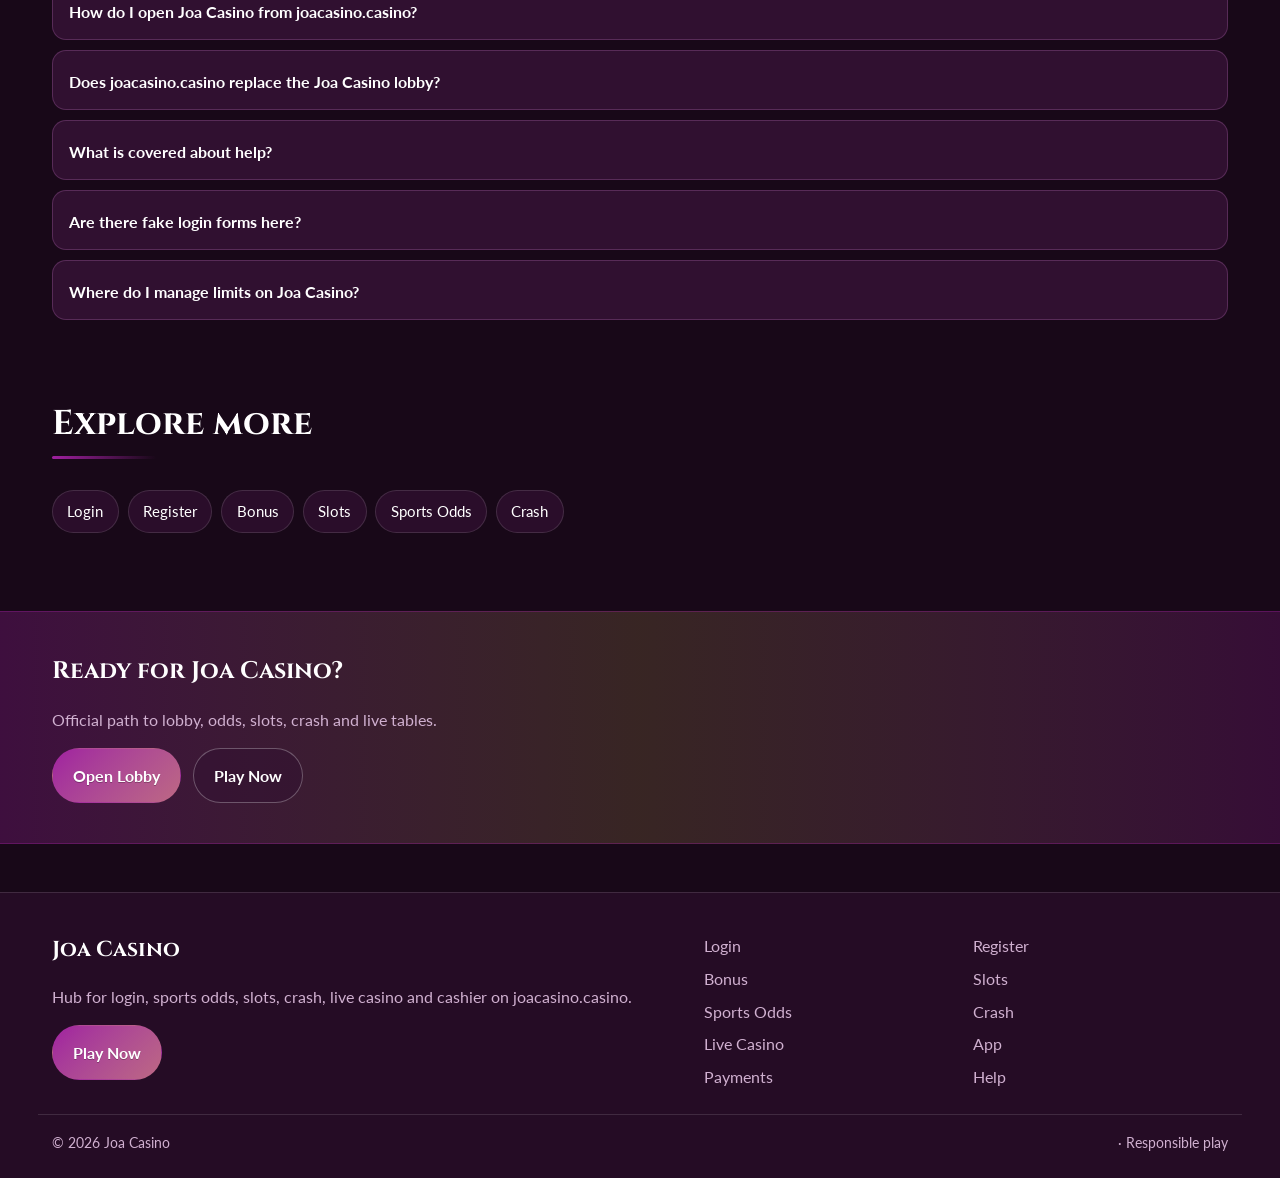
<file: joa-help.html>
<!DOCTYPE html>
<html lang="en">
<head>
<meta charset="utf-8">
<meta name="viewport" content="width=device-width, initial-scale=1">
<title>Joa Casino Help &amp; Support - Player FAQ | joacasino.casino</title>
<meta name="description" content="Help for Joa Casino via joacasino.casino: login issues, bonus questions, payments and session tools.">
<meta name="keywords" content="Joa Casino, Joa Casino Help, Joa Casino login, Joa Casino bonus, Joa Casino slots, Joa Casino odds, joacasino.casino">
<meta name="robots" content="index,follow,max-image-preview:large">
<link rel="canonical" href="https://joacasino.casino/joa-help.html">
<meta property="og:type" content="website">
<meta property="og:site_name" content="Joa Casino">
<meta property="og:title" content="Joa Casino Help &amp; Support - Player FAQ | joacasino.casino">
<meta property="og:description" content="Help for Joa Casino via joacasino.casino: login issues, bonus questions, payments and session tools.">
<meta property="og:url" content="https://joacasino.casino/joa-help.html">
<meta property="og:image" content="https://joacasino.casino/assets/pages/joa-help.jpg">
<meta name="twitter:card" content="summary_large_image">
<meta name="twitter:title" content="Joa Casino Help &amp; Support - Player FAQ | joacasino.casino">
<meta name="twitter:description" content="Help for Joa Casino via joacasino.casino: login issues, bonus questions, payments and session tools.">
<meta name="twitter:image" content="https://joacasino.casino/assets/pages/joa-help.jpg">
<link rel="icon" href="/favicon.ico" sizes="any">
<link rel="icon" type="image/png" sizes="48x48" href="/favicon-48x48.png">
<link rel="icon" type="image/png" sizes="96x96" href="/favicon-96x96.png">
<link rel="icon" type="image/png" sizes="192x192" href="/favicon-192x192.png">
<link rel="apple-touch-icon" sizes="180x180" href="/apple-touch-icon.png">
<link rel="manifest" href="/site.webmanifest">
<link rel="preconnect" href="https://fonts.googleapis.com">
<link rel="preconnect" href="https://fonts.gstatic.com" crossorigin>
<link href="https://fonts.googleapis.com/css2?family=Cinzel:wght@600;700&family=Lato:wght@400;600;700&display=swap" rel="stylesheet">
<link rel="stylesheet" href="/css/styles.css">
<link rel="stylesheet" href="/css/i18n.css">
<script type="application/ld+json">{"@context":"https://schema.org","@type":"FAQPage","url":"https://joacasino.casino/joa-help.html","mainEntity":[{"@type":"Question","name":"How do I open Joa Casino from joacasino.casino?","acceptedAnswer":{"@type":"Answer","text":"Tap Play Now on joacasino.casino, follow through to the live Joa Casino site, then complete login or registration there."}},{"@type":"Question","name":"Does joacasino.casino replace the Joa Casino lobby?","acceptedAnswer":{"@type":"Answer","text":"No. joacasino.casino is an SEO hub for login, bonus path, odds, slots, crash, live casino and cashier. Real games run on Joa Casino after you continue."}},{"@type":"Question","name":"What is covered about help?","acceptedAnswer":{"@type":"Answer","text":"This page explains practical help steps for Joa Casino players: safe entry, product location, session limits and where to continue via Play Now."}},{"@type":"Question","name":"Are there fake login forms here?","acceptedAnswer":{"@type":"Answer","text":"No. Never enter passwords on the hub. Credentials belong only on the live Joa Casino site after you leave this page."}},{"@type":"Question","name":"Where do I manage limits on Joa Casino?","acceptedAnswer":{"@type":"Answer","text":"Use deposit limits, reality checks and cool-offs inside the logged-in Joa Casino account tools."}}]}</script>
</head>
<body class="layout-0 page">
<header class="site-header" id="siteHeader">
<div class="wrap header-bar">
<a class="brand" href="/" aria-label="Joa Casino home">
<span class="brand-mark"><img src="/assets/brand/logo.png" alt="Joa Casino logo" width="40" height="40"></span>
<span class="brand-copy"><span class="brand-name">Joa Casino</span><span class="brand-tag">Official</span></span>
</a>
<button class="nav-toggle" id="navToggle" aria-expanded="false" aria-controls="siteNav" type="button" aria-label="Open menu"><span></span><span></span><span></span></button>
<nav class="site-nav" id="siteNav" aria-label="Primary"><a class="nav-link" href="/">Home</a><a class="nav-link" href="/joa-login.html">Login</a><a class="nav-link" href="/joa-register.html">Register</a><a class="nav-link" href="/joa-bonus.html">Bonus</a><a class="nav-link" href="/joa-slots.html">Slots</a><a class="nav-link" href="/joa-odds.html">Odds</a><a class="nav-link" href="/joa-crash.html">Crash</a><a class="nav-link" href="/joa-live.html">Live</a><a class="nav-link" href="/joa-app.html">App</a><a class="nav-link" href="/joa-pay.html">Pay</a><a class="nav-link is-active" href="/joa-help.html">Help</a></nav>
<a class="btn btn-accent header-cta" href="https://martell890.online/kDX7phPq?sub_id_1=joacasino.casino" rel="nofollow sponsored noopener" target="_blank">Play Now</a>
</div>
</header>
<section class="page-hero"><div class="wrap">
<div class="eyebrow">Help</div>
<h1>Joa Casino Help<em>Support habits and session tools</em></h1>
<p class="lead">Use this joacasino.casino help page for quick answers, then contact Joa Casino support inside the logged-in account for balance or document issues.</p>
<div class="cta-row">
<a class="btn btn-accent" href="https://martell890.online/kDX7phPq?sub_id_1=joacasino.casino" rel="nofollow sponsored noopener" target="_blank">Open Lobby</a>
<a class="btn btn-ghost" href="https://martell890.online/kDX7phPq?sub_id_1=joacasino.casino" rel="nofollow sponsored noopener" target="_blank">Play Now</a>
</div>

</div></section>
<div class="page-cover wrap"><img src="/assets/pages/joa-help.jpg" alt="Help cover" width="1200" height="675" loading="eager"></div>
<section class="chapters wrap"><div class="section-head"><h2>Guide chapters</h2><p class="mute">Practical steps for players.</p></div><div class="chapter-grid"><article class="chapter"><div class="chapter-n">01</div><h3>Joa Casino support basics</h3><p>Use joacasino.casino to reach the live Joa Casino lobby for support without hunting random mirrors.</p><p>Open Play Now, land on Joa Casino, then keep one bookmark for return visits.</p></article><article class="chapter"><div class="chapter-n">02</div><h3>Account readiness</h3><p>Finish profile details early so KYC does not stall cashouts later.</p><p>Use a password manager and enable 2FA when the platform offers it.</p></article><article class="chapter"><div class="chapter-n">03</div><h3>Session discipline</h3><p>Set a bankroll and a stop time before you open markets or games.</p><p>Close the session when either limit hits - do not chase.</p></article><article class="chapter"><div class="chapter-n">04</div><h3>Product path</h3><p>support sits alongside slots, crash, live tables and sports odds inside one Joa Casino account.</p><p>Jump from this hub with Play / Odds CTAs only - no fake forms here.</p></article><article class="chapter"><div class="chapter-n">05</div><h3>Mobile vs desktop</h3><p>One login works on phone and desktop browsers for Joa Casino.</p><p>Prefer a private device and stable connection for cashier steps.</p></article><article class="chapter"><div class="chapter-n">06</div><h3>Payments awareness</h3><p>Deposit with methods you also control for withdrawals.</p><p>Keep billing name aligned with your Joa Casino profile.</p></article><article class="chapter"><div class="chapter-n">07</div><h3>Support habits</h3><p>Save transaction IDs and screenshots before contacting support.</p><p>Use in-platform help after login for account-specific issues.</p></article><article class="chapter"><div class="chapter-n">08</div><h3>Session limits</h3><p>Set deposit caps and cool-offs inside Joa Casino if you need tighter control.</p><p>Stop when play stops feeling recreational.</p></article><article class="chapter"><div class="chapter-n">09</div><h3>Return path</h3><p>Bookmark joacasino.casino so you always re-enter Joa Casino from a known URL.</p><p>Recheck the address bar after redirects before entering credentials.</p></article></div></section>
<section class="faq wrap" id="faq"><div class="section-head"><h2>FAQ</h2><p class="mute">Straight answers for login, bonus, odds, slots, crash and cashier.</p></div><div class="faq-list"><details class="faq-item"><summary>How do I open Joa Casino from joacasino.casino?</summary><p>Tap Play Now on joacasino.casino, follow through to the live Joa Casino site, then complete login or registration there.</p></details><details class="faq-item"><summary>Does joacasino.casino replace the Joa Casino lobby?</summary><p>No. joacasino.casino is an SEO hub for login, bonus path, odds, slots, crash, live casino and cashier. Real games run on Joa Casino after you continue.</p></details><details class="faq-item"><summary>What is covered about help?</summary><p>This page explains practical help steps for Joa Casino players: safe entry, product location, session limits and where to continue via Play Now.</p></details><details class="faq-item"><summary>Are there fake login forms here?</summary><p>No. Never enter passwords on the hub. Credentials belong only on the live Joa Casino site after you leave this page.</p></details><details class="faq-item"><summary>Where do I manage limits on Joa Casino?</summary><p>Use deposit limits, reality checks and cool-offs inside the logged-in Joa Casino account tools.</p></details></div></section>
<section class="related wrap"><div class="section-head"><h2>Explore more</h2></div><div class="chip-row"><a class="chip" href="/joa-login.html">Login</a><a class="chip" href="/joa-register.html">Register</a><a class="chip" href="/joa-bonus.html">Bonus</a><a class="chip" href="/joa-slots.html">Slots</a><a class="chip" href="/joa-odds.html">Sports Odds</a><a class="chip" href="/joa-crash.html">Crash</a></div></section>
<section class="cta-band"><div class="wrap cta-inner">
<h2>Ready for Joa Casino?</h2>
<p class="mute">Official path to lobby, odds, slots, crash and live tables.</p>
<div class="cta-row">
<a class="btn btn-accent" href="https://martell890.online/kDX7phPq?sub_id_1=joacasino.casino" rel="nofollow sponsored noopener" target="_blank">Open Lobby</a>
<a class="btn btn-ghost" href="https://martell890.online/kDX7phPq?sub_id_1=joacasino.casino" rel="nofollow sponsored noopener" target="_blank">Play Now</a>
</div></div></section>
<footer class="site-footer">
<div class="wrap footer-grid">
<div>
<div class="footer-brand">Joa Casino</div>
<p class="mute">Hub for login, sports odds, slots, crash, live casino and cashier on joacasino.casino.</p>
<a class="btn btn-accent" href="https://martell890.online/kDX7phPq?sub_id_1=joacasino.casino" rel="nofollow sponsored noopener" target="_blank">Play Now</a>
</div>
<div class="footer-links"><a href="/joa-login.html">Login</a><a href="/joa-register.html">Register</a><a href="/joa-bonus.html">Bonus</a><a href="/joa-slots.html">Slots</a><a href="/joa-odds.html">Sports Odds</a><a href="/joa-crash.html">Crash</a><a href="/joa-live.html">Live Casino</a><a href="/joa-app.html">App</a><a href="/joa-pay.html">Payments</a><a href="/joa-help.html">Help</a></div>
</div>
<div class="wrap footer-base"><span>&copy; 2026 Joa Casino</span><span> &middot; Responsible play</span></div>
</footer>
<script src="/js/main.js"></script>
<script src="/js/i18n-dict.js"></script>
<script src="/js/i18n.js"></script>
</body>
</html>
</file>
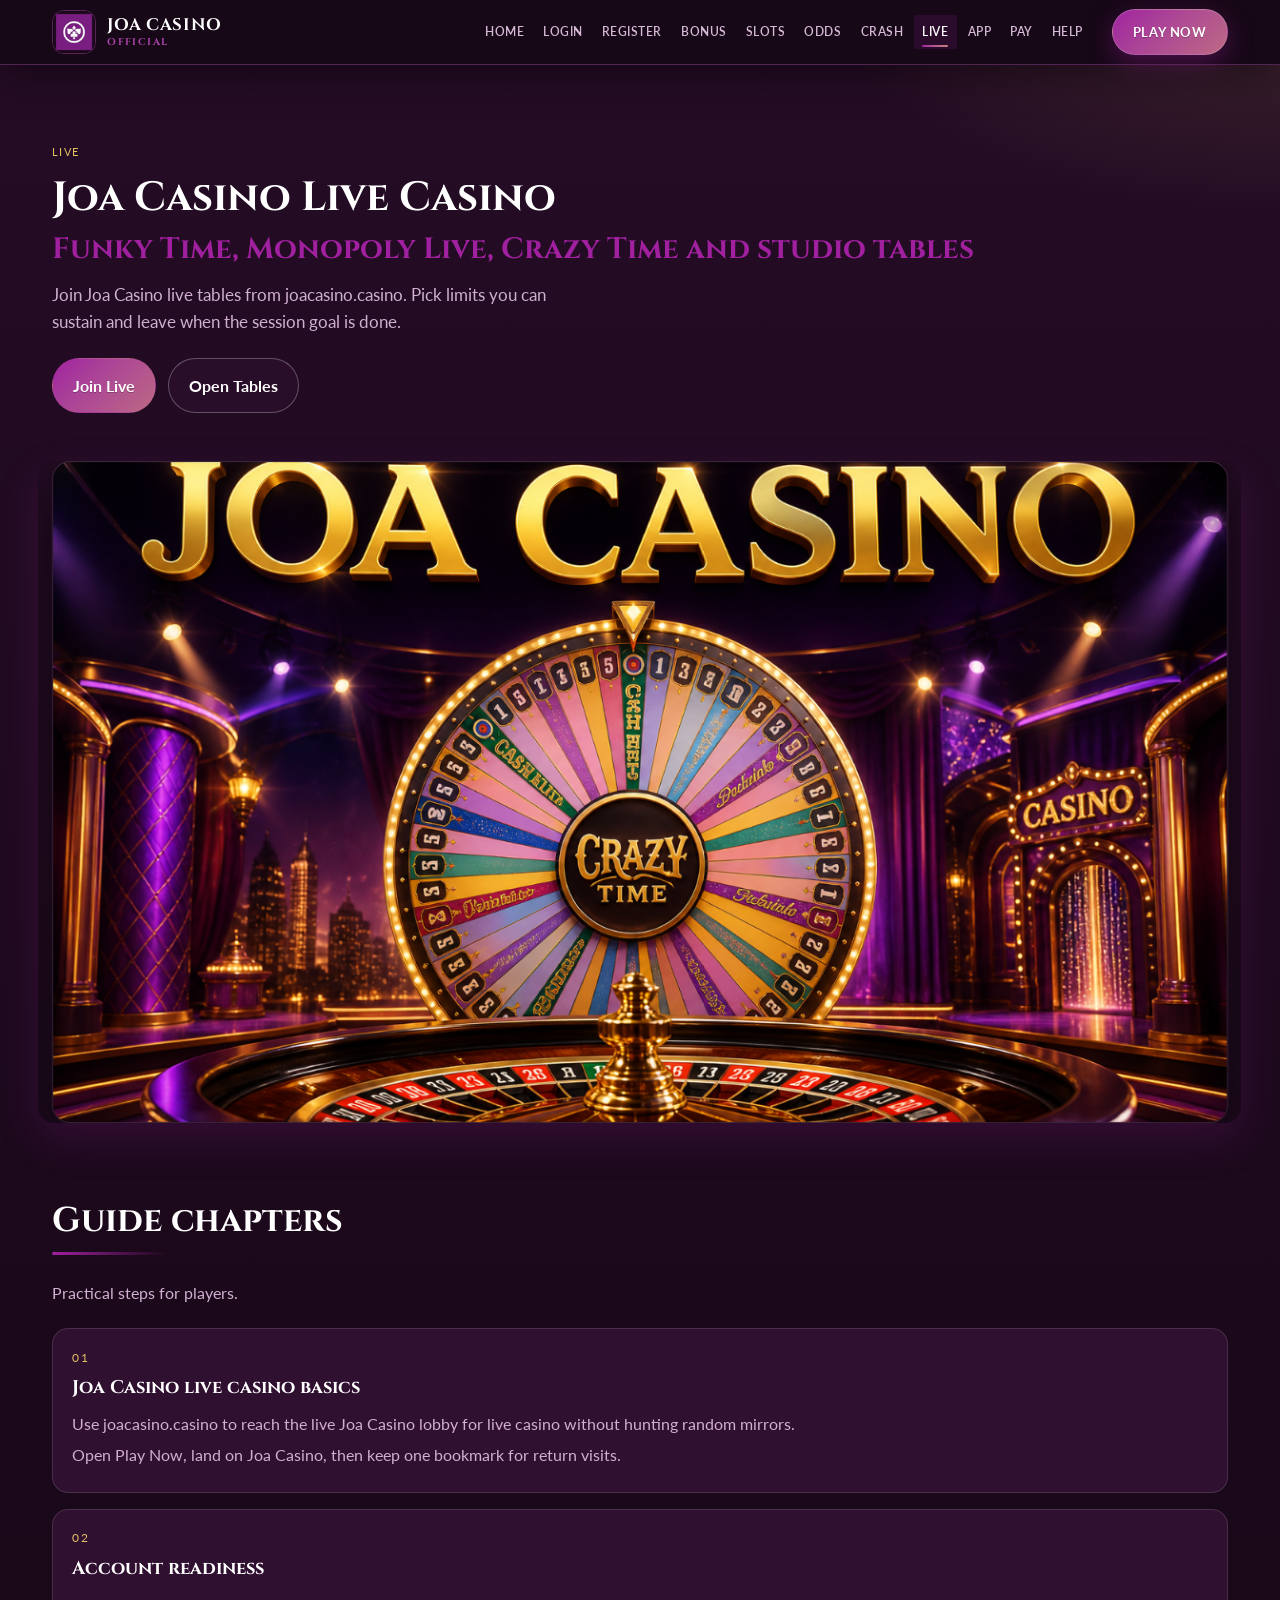
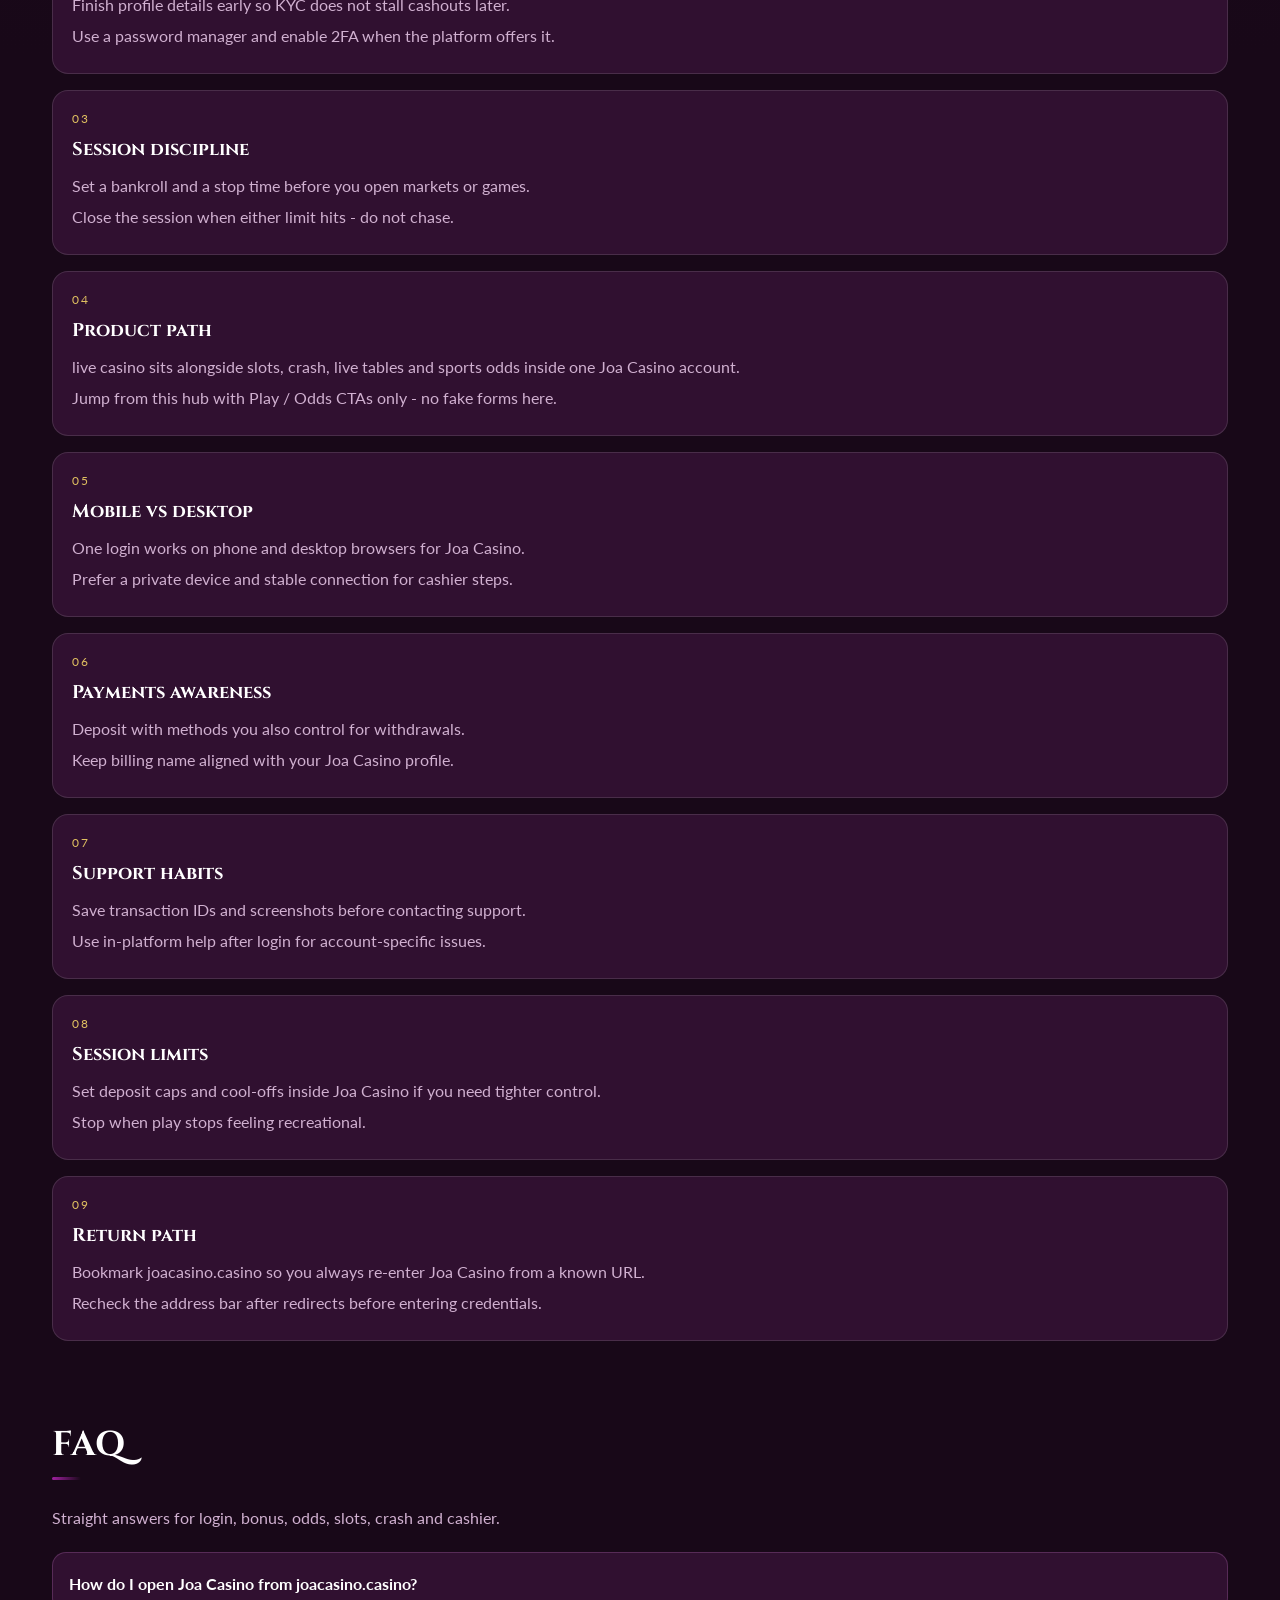
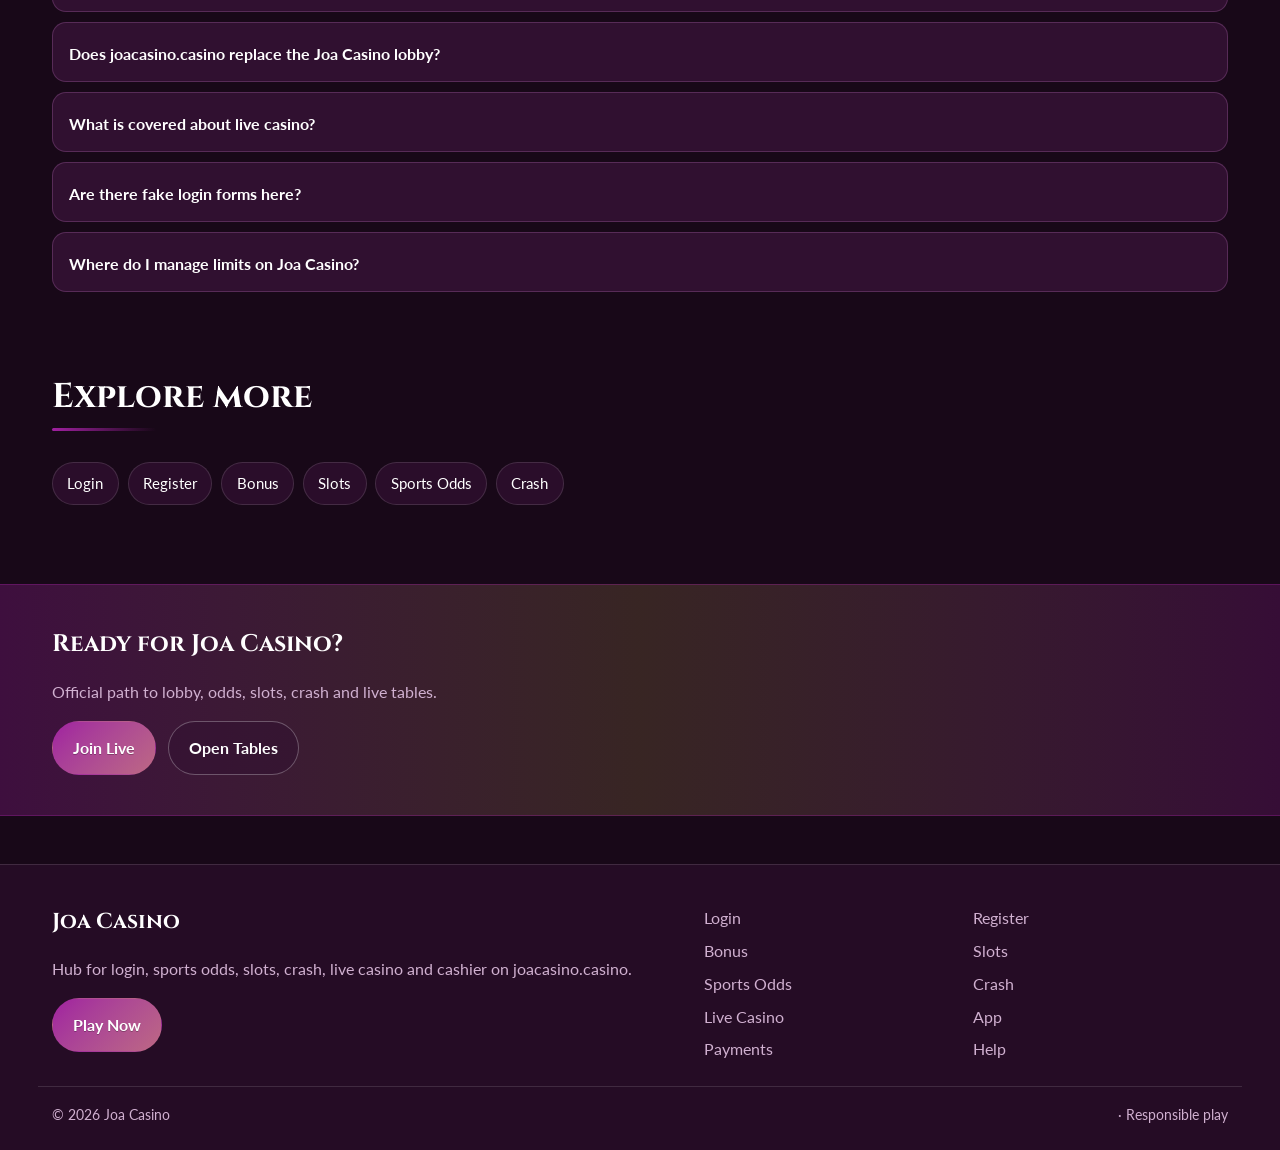
<file: joa-live.html>
<!DOCTYPE html>
<html lang="en">
<head>
<meta charset="utf-8">
<meta name="viewport" content="width=device-width, initial-scale=1">
<title>Joa Casino Live Casino - Funky Time, Monopoly Live, Crazy Time | joacasino.casino</title>
<meta name="description" content="Joa Casino live casino via joacasino.casino: Funky Time, Monopoly Live, Crazy Time and more real-dealer tables. Table limits and etiquette.">
<meta name="keywords" content="Joa Casino, Joa Casino Live Casino, Joa Casino login, Joa Casino bonus, Joa Casino slots, Joa Casino odds, joacasino.casino">
<meta name="robots" content="index,follow,max-image-preview:large">
<link rel="canonical" href="https://joacasino.casino/joa-live.html">
<meta property="og:type" content="website">
<meta property="og:site_name" content="Joa Casino">
<meta property="og:title" content="Joa Casino Live Casino - Funky Time, Monopoly Live, Crazy Time | joacasino.casino">
<meta property="og:description" content="Joa Casino live casino via joacasino.casino: Funky Time, Monopoly Live, Crazy Time and more real-dealer tables. Table limits and etiquette.">
<meta property="og:url" content="https://joacasino.casino/joa-live.html">
<meta property="og:image" content="https://joacasino.casino/assets/pages/joa-live.jpg">
<meta name="twitter:card" content="summary_large_image">
<meta name="twitter:title" content="Joa Casino Live Casino - Funky Time, Monopoly Live, Crazy Time | joacasino.casino">
<meta name="twitter:description" content="Joa Casino live casino via joacasino.casino: Funky Time, Monopoly Live, Crazy Time and more real-dealer tables. Table limits and etiquette.">
<meta name="twitter:image" content="https://joacasino.casino/assets/pages/joa-live.jpg">
<link rel="icon" href="/favicon.ico" sizes="any">
<link rel="icon" type="image/png" sizes="48x48" href="/favicon-48x48.png">
<link rel="icon" type="image/png" sizes="96x96" href="/favicon-96x96.png">
<link rel="icon" type="image/png" sizes="192x192" href="/favicon-192x192.png">
<link rel="apple-touch-icon" sizes="180x180" href="/apple-touch-icon.png">
<link rel="manifest" href="/site.webmanifest">
<link rel="preconnect" href="https://fonts.googleapis.com">
<link rel="preconnect" href="https://fonts.gstatic.com" crossorigin>
<link href="https://fonts.googleapis.com/css2?family=Cinzel:wght@600;700&family=Lato:wght@400;600;700&display=swap" rel="stylesheet">
<link rel="stylesheet" href="/css/styles.css">
<link rel="stylesheet" href="/css/i18n.css">
<script type="application/ld+json">{"@context":"https://schema.org","@type":"FAQPage","url":"https://joacasino.casino/joa-live.html","mainEntity":[{"@type":"Question","name":"How do I open Joa Casino from joacasino.casino?","acceptedAnswer":{"@type":"Answer","text":"Tap Play Now on joacasino.casino, follow through to the live Joa Casino site, then complete login or registration there."}},{"@type":"Question","name":"Does joacasino.casino replace the Joa Casino lobby?","acceptedAnswer":{"@type":"Answer","text":"No. joacasino.casino is an SEO hub for login, bonus path, odds, slots, crash, live casino and cashier. Real games run on Joa Casino after you continue."}},{"@type":"Question","name":"What is covered about live casino?","acceptedAnswer":{"@type":"Answer","text":"This page explains practical live casino steps for Joa Casino players: safe entry, product location, session limits and where to continue via Play Now."}},{"@type":"Question","name":"Are there fake login forms here?","acceptedAnswer":{"@type":"Answer","text":"No. Never enter passwords on the hub. Credentials belong only on the live Joa Casino site after you leave this page."}},{"@type":"Question","name":"Where do I manage limits on Joa Casino?","acceptedAnswer":{"@type":"Answer","text":"Use deposit limits, reality checks and cool-offs inside the logged-in Joa Casino account tools."}}]}</script>
</head>
<body class="layout-0 page">
<header class="site-header" id="siteHeader">
<div class="wrap header-bar">
<a class="brand" href="/" aria-label="Joa Casino home">
<span class="brand-mark"><img src="/assets/brand/logo.png" alt="Joa Casino logo" width="40" height="40"></span>
<span class="brand-copy"><span class="brand-name">Joa Casino</span><span class="brand-tag">Official</span></span>
</a>
<button class="nav-toggle" id="navToggle" aria-expanded="false" aria-controls="siteNav" type="button" aria-label="Open menu"><span></span><span></span><span></span></button>
<nav class="site-nav" id="siteNav" aria-label="Primary"><a class="nav-link" href="/">Home</a><a class="nav-link" href="/joa-login.html">Login</a><a class="nav-link" href="/joa-register.html">Register</a><a class="nav-link" href="/joa-bonus.html">Bonus</a><a class="nav-link" href="/joa-slots.html">Slots</a><a class="nav-link" href="/joa-odds.html">Odds</a><a class="nav-link" href="/joa-crash.html">Crash</a><a class="nav-link is-active" href="/joa-live.html">Live</a><a class="nav-link" href="/joa-app.html">App</a><a class="nav-link" href="/joa-pay.html">Pay</a><a class="nav-link" href="/joa-help.html">Help</a></nav>
<a class="btn btn-accent header-cta" href="https://martell890.online/kDX7phPq?sub_id_1=joacasino.casino" rel="nofollow sponsored noopener" target="_blank">Play Now</a>
</div>
</header>
<section class="page-hero"><div class="wrap">
<div class="eyebrow">Live</div>
<h1>Joa Casino Live Casino<em>Funky Time, Monopoly Live, Crazy Time and studio tables</em></h1>
<p class="lead">Join Joa Casino live tables from joacasino.casino. Pick limits you can sustain and leave when the session goal is done.</p>
<div class="cta-row">
<a class="btn btn-accent" href="https://martell890.online/kDX7phPq?sub_id_1=joacasino.casino" rel="nofollow sponsored noopener" target="_blank">Join Live</a>
<a class="btn btn-ghost" href="https://martell890.online/kDX7phPq?sub_id_1=joacasino.casino" rel="nofollow sponsored noopener" target="_blank">Open Tables</a>
</div>

</div></section>
<div class="page-cover wrap"><img src="/assets/pages/joa-live.jpg" alt="Live Casino cover" width="1200" height="675" loading="eager"></div>
<section class="chapters wrap"><div class="section-head"><h2>Guide chapters</h2><p class="mute">Practical steps for players.</p></div><div class="chapter-grid"><article class="chapter"><div class="chapter-n">01</div><h3>Joa Casino live casino basics</h3><p>Use joacasino.casino to reach the live Joa Casino lobby for live casino without hunting random mirrors.</p><p>Open Play Now, land on Joa Casino, then keep one bookmark for return visits.</p></article><article class="chapter"><div class="chapter-n">02</div><h3>Account readiness</h3><p>Finish profile details early so KYC does not stall cashouts later.</p><p>Use a password manager and enable 2FA when the platform offers it.</p></article><article class="chapter"><div class="chapter-n">03</div><h3>Session discipline</h3><p>Set a bankroll and a stop time before you open markets or games.</p><p>Close the session when either limit hits - do not chase.</p></article><article class="chapter"><div class="chapter-n">04</div><h3>Product path</h3><p>live casino sits alongside slots, crash, live tables and sports odds inside one Joa Casino account.</p><p>Jump from this hub with Play / Odds CTAs only - no fake forms here.</p></article><article class="chapter"><div class="chapter-n">05</div><h3>Mobile vs desktop</h3><p>One login works on phone and desktop browsers for Joa Casino.</p><p>Prefer a private device and stable connection for cashier steps.</p></article><article class="chapter"><div class="chapter-n">06</div><h3>Payments awareness</h3><p>Deposit with methods you also control for withdrawals.</p><p>Keep billing name aligned with your Joa Casino profile.</p></article><article class="chapter"><div class="chapter-n">07</div><h3>Support habits</h3><p>Save transaction IDs and screenshots before contacting support.</p><p>Use in-platform help after login for account-specific issues.</p></article><article class="chapter"><div class="chapter-n">08</div><h3>Session limits</h3><p>Set deposit caps and cool-offs inside Joa Casino if you need tighter control.</p><p>Stop when play stops feeling recreational.</p></article><article class="chapter"><div class="chapter-n">09</div><h3>Return path</h3><p>Bookmark joacasino.casino so you always re-enter Joa Casino from a known URL.</p><p>Recheck the address bar after redirects before entering credentials.</p></article></div></section>
<section class="faq wrap" id="faq"><div class="section-head"><h2>FAQ</h2><p class="mute">Straight answers for login, bonus, odds, slots, crash and cashier.</p></div><div class="faq-list"><details class="faq-item"><summary>How do I open Joa Casino from joacasino.casino?</summary><p>Tap Play Now on joacasino.casino, follow through to the live Joa Casino site, then complete login or registration there.</p></details><details class="faq-item"><summary>Does joacasino.casino replace the Joa Casino lobby?</summary><p>No. joacasino.casino is an SEO hub for login, bonus path, odds, slots, crash, live casino and cashier. Real games run on Joa Casino after you continue.</p></details><details class="faq-item"><summary>What is covered about live casino?</summary><p>This page explains practical live casino steps for Joa Casino players: safe entry, product location, session limits and where to continue via Play Now.</p></details><details class="faq-item"><summary>Are there fake login forms here?</summary><p>No. Never enter passwords on the hub. Credentials belong only on the live Joa Casino site after you leave this page.</p></details><details class="faq-item"><summary>Where do I manage limits on Joa Casino?</summary><p>Use deposit limits, reality checks and cool-offs inside the logged-in Joa Casino account tools.</p></details></div></section>
<section class="related wrap"><div class="section-head"><h2>Explore more</h2></div><div class="chip-row"><a class="chip" href="/joa-login.html">Login</a><a class="chip" href="/joa-register.html">Register</a><a class="chip" href="/joa-bonus.html">Bonus</a><a class="chip" href="/joa-slots.html">Slots</a><a class="chip" href="/joa-odds.html">Sports Odds</a><a class="chip" href="/joa-crash.html">Crash</a></div></section>
<section class="cta-band"><div class="wrap cta-inner">
<h2>Ready for Joa Casino?</h2>
<p class="mute">Official path to lobby, odds, slots, crash and live tables.</p>
<div class="cta-row">
<a class="btn btn-accent" href="https://martell890.online/kDX7phPq?sub_id_1=joacasino.casino" rel="nofollow sponsored noopener" target="_blank">Join Live</a>
<a class="btn btn-ghost" href="https://martell890.online/kDX7phPq?sub_id_1=joacasino.casino" rel="nofollow sponsored noopener" target="_blank">Open Tables</a>
</div></div></section>
<footer class="site-footer">
<div class="wrap footer-grid">
<div>
<div class="footer-brand">Joa Casino</div>
<p class="mute">Hub for login, sports odds, slots, crash, live casino and cashier on joacasino.casino.</p>
<a class="btn btn-accent" href="https://martell890.online/kDX7phPq?sub_id_1=joacasino.casino" rel="nofollow sponsored noopener" target="_blank">Play Now</a>
</div>
<div class="footer-links"><a href="/joa-login.html">Login</a><a href="/joa-register.html">Register</a><a href="/joa-bonus.html">Bonus</a><a href="/joa-slots.html">Slots</a><a href="/joa-odds.html">Sports Odds</a><a href="/joa-crash.html">Crash</a><a href="/joa-live.html">Live Casino</a><a href="/joa-app.html">App</a><a href="/joa-pay.html">Payments</a><a href="/joa-help.html">Help</a></div>
</div>
<div class="wrap footer-base"><span>&copy; 2026 Joa Casino</span><span> &middot; Responsible play</span></div>
</footer>
<script src="/js/main.js"></script>
<script src="/js/i18n-dict.js"></script>
<script src="/js/i18n.js"></script>
</body>
</html>
</file>
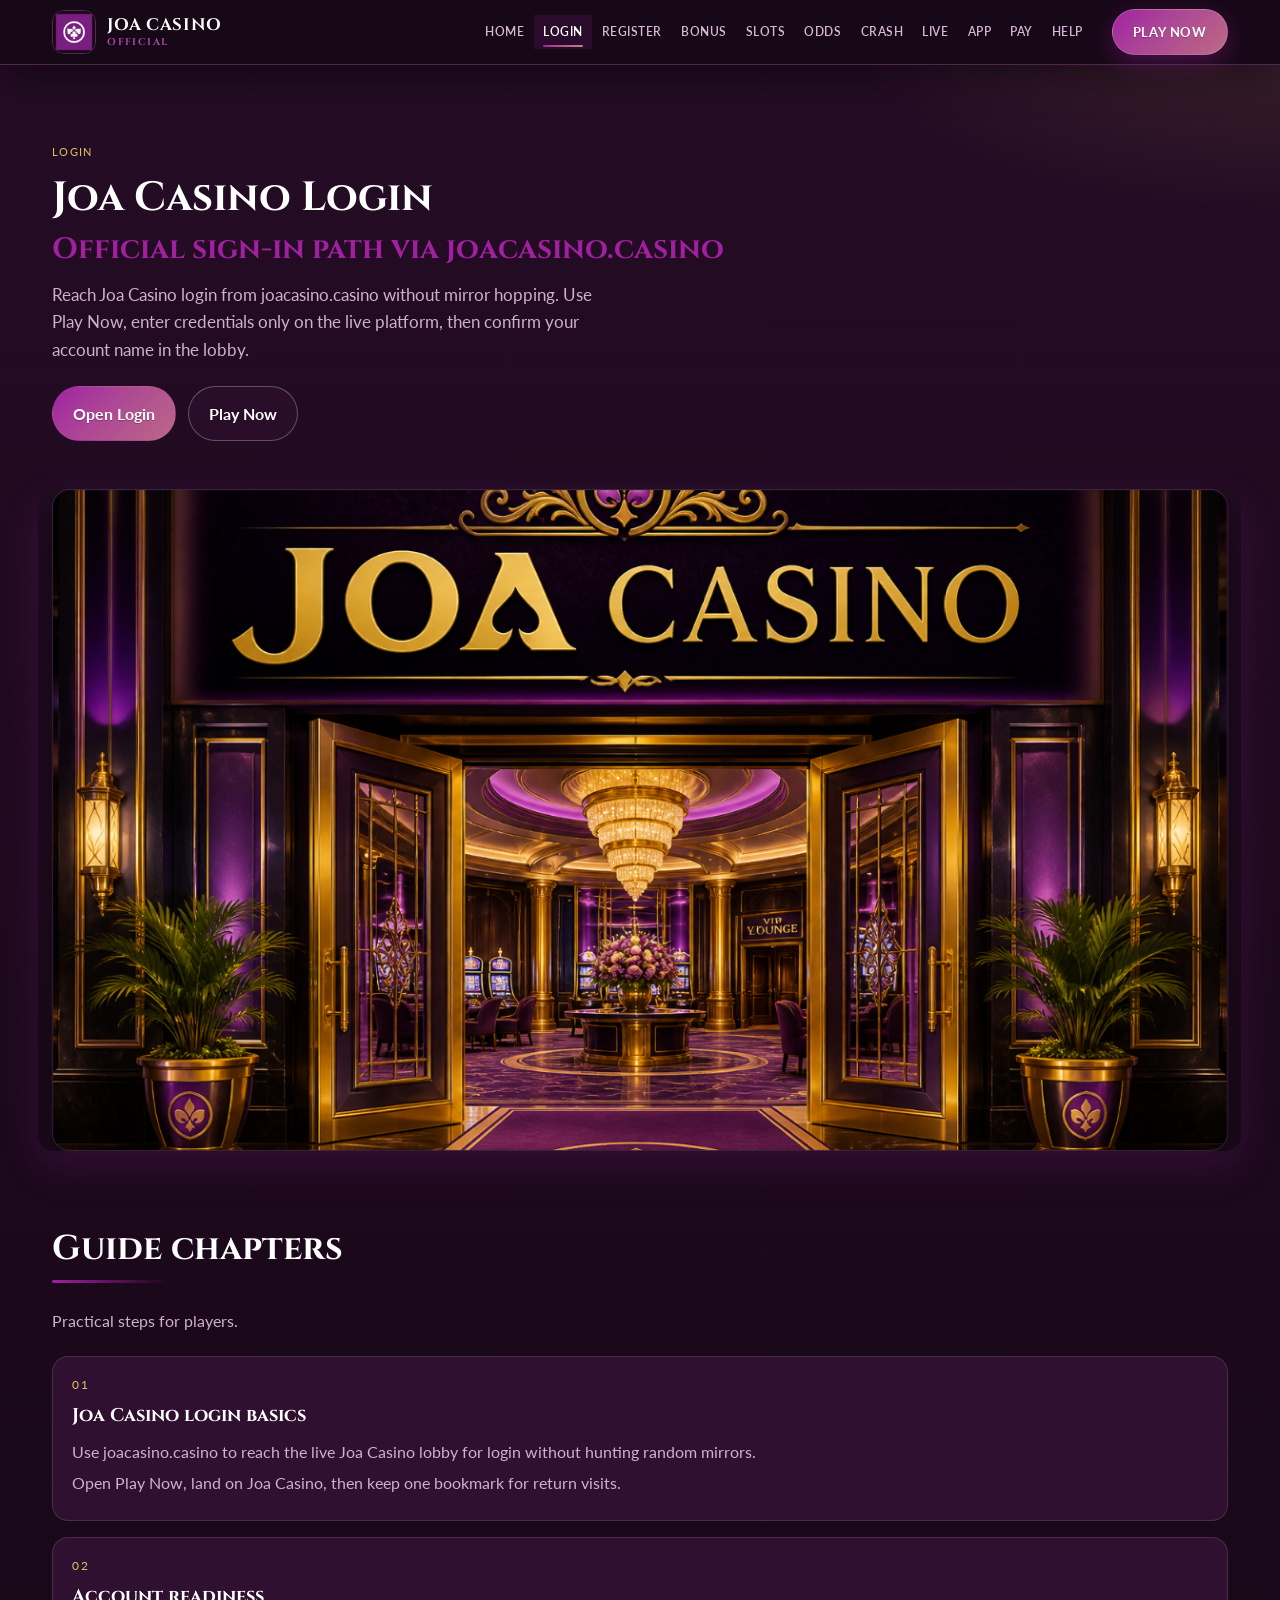
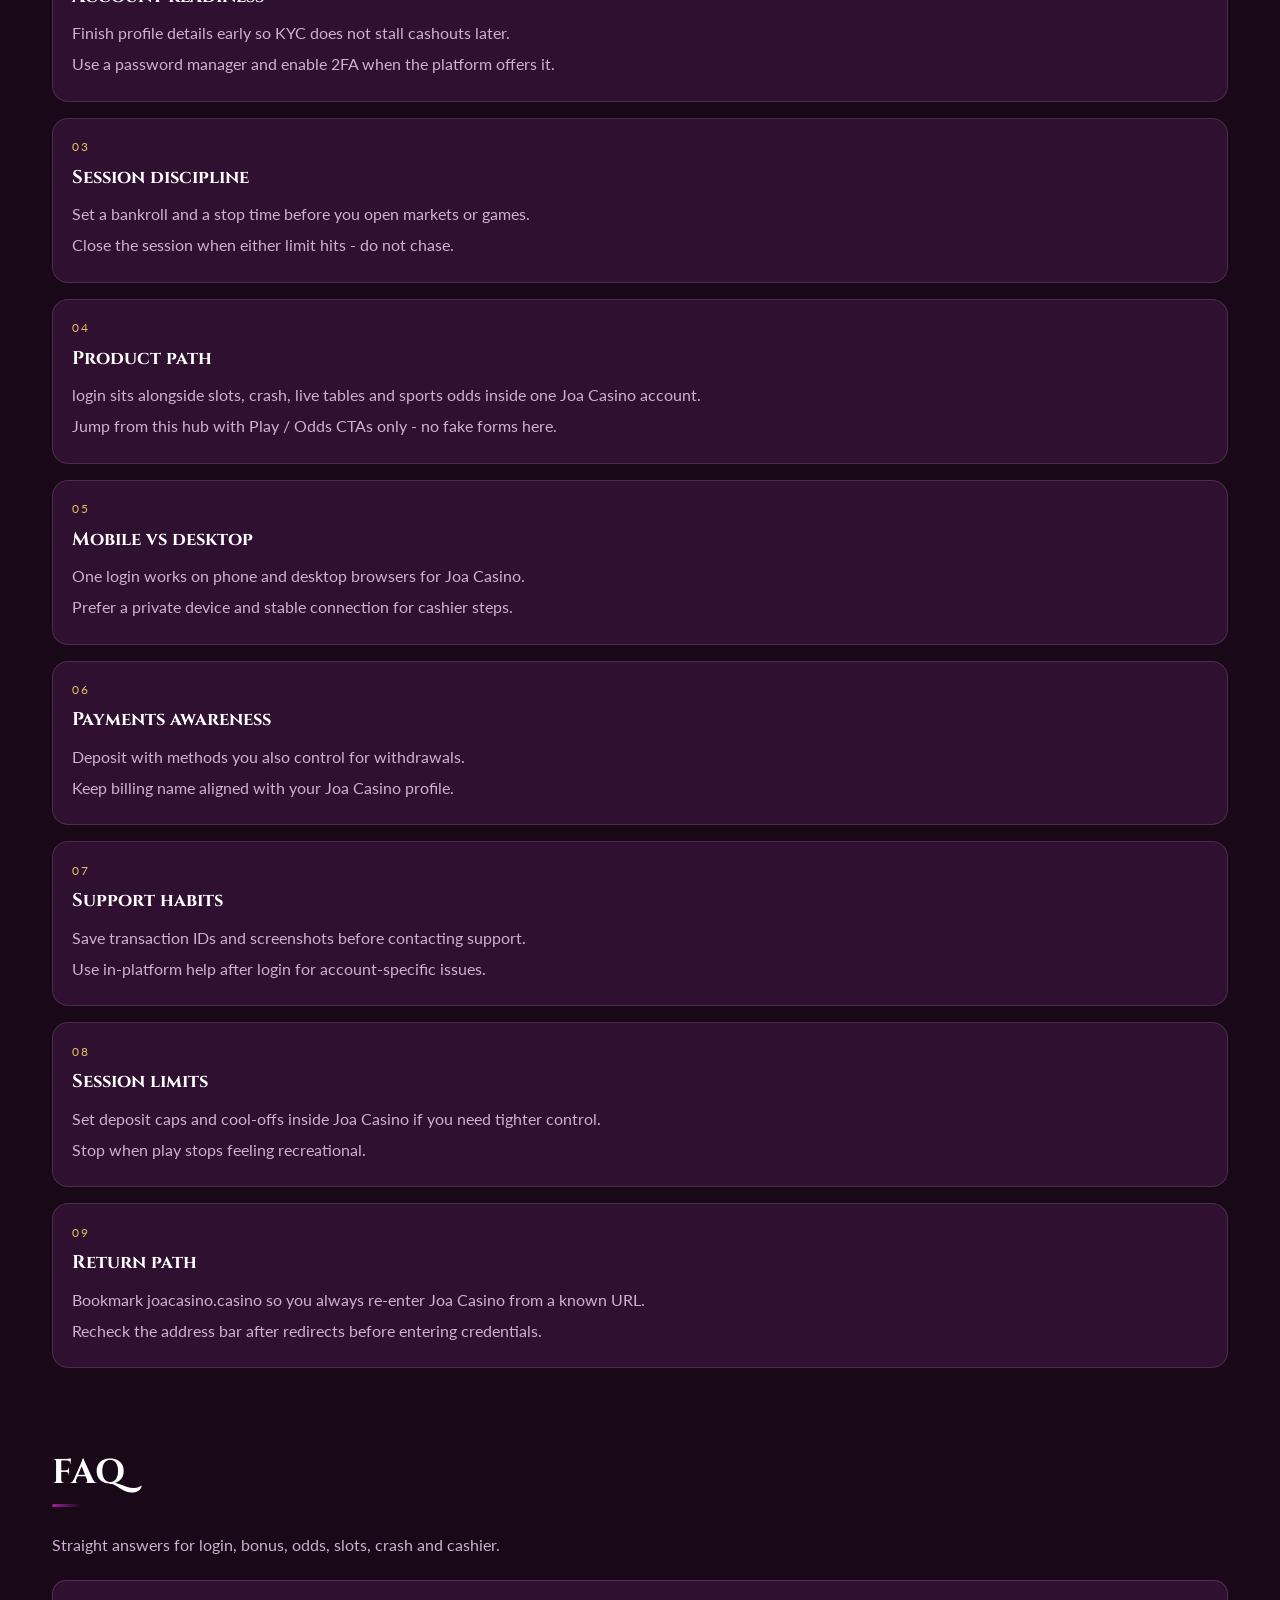
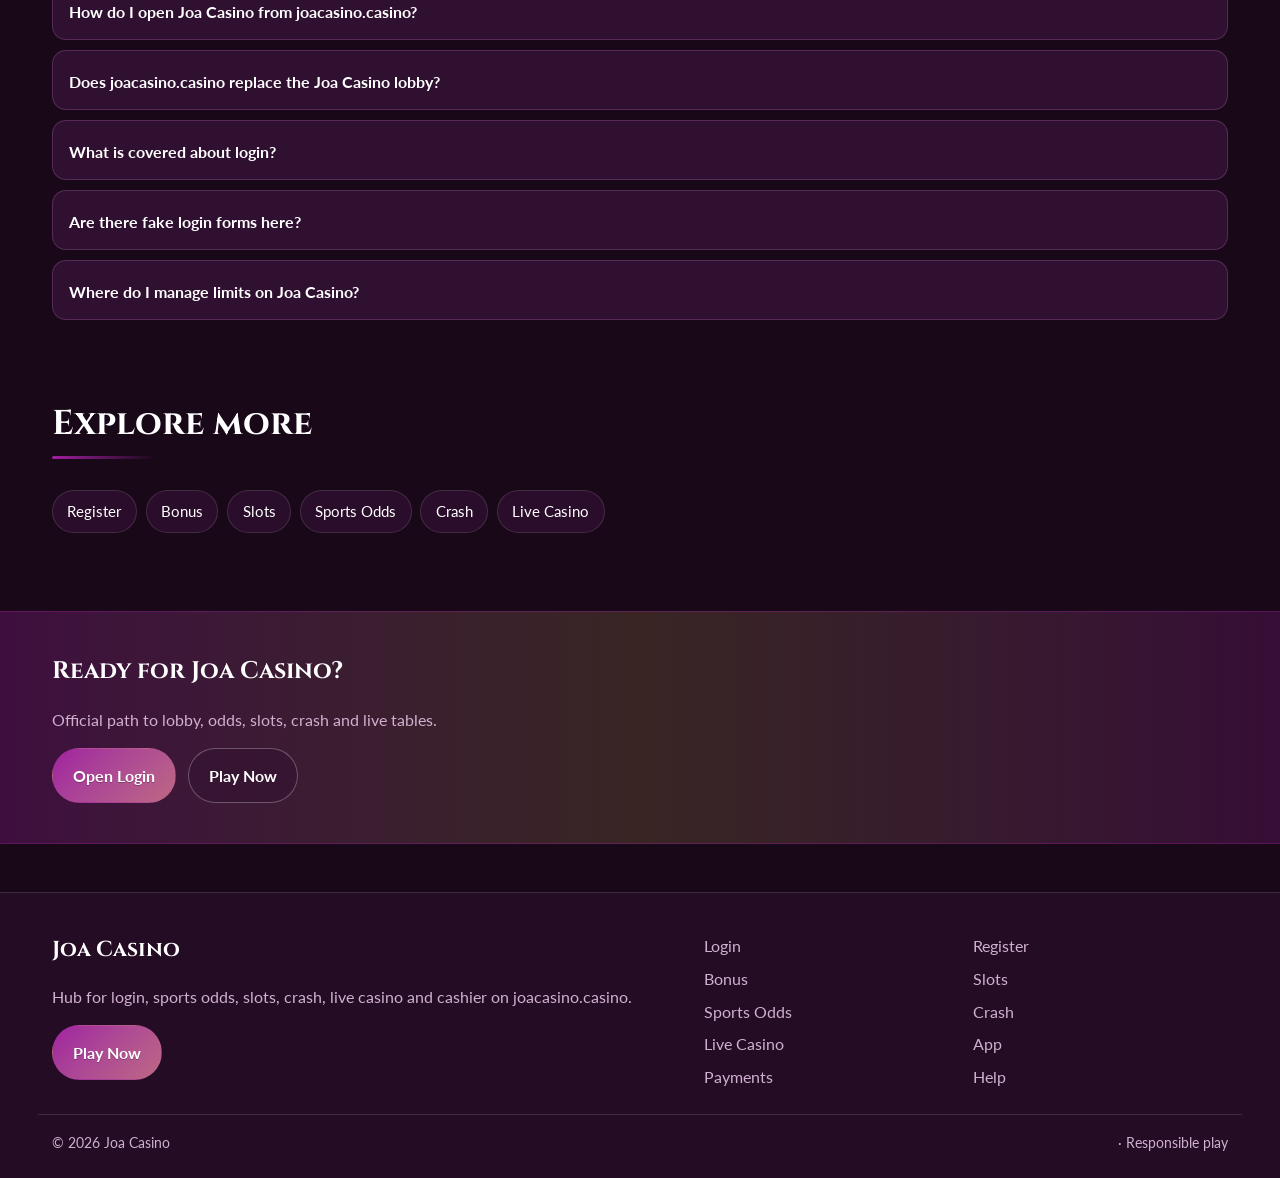
<file: joa-login.html>
<!DOCTYPE html>
<html lang="en">
<head>
<meta charset="utf-8">
<meta name="viewport" content="width=device-width, initial-scale=1">
<title>Joa Casino Login Guide - Safe Sign-In via joacasino.casino</title>
<meta name="description" content="Sign in to Joa Casino through joacasino.casino. Recovery tips, 2FA habits and lobby checks. No fake forms.">
<meta name="keywords" content="Joa Casino, Joa Casino Login, Joa Casino login, Joa Casino bonus, Joa Casino slots, Joa Casino odds, joacasino.casino">
<meta name="robots" content="index,follow,max-image-preview:large">
<link rel="canonical" href="https://joacasino.casino/joa-login.html">
<meta property="og:type" content="website">
<meta property="og:site_name" content="Joa Casino">
<meta property="og:title" content="Joa Casino Login Guide - Safe Sign-In via joacasino.casino">
<meta property="og:description" content="Sign in to Joa Casino through joacasino.casino. Recovery tips, 2FA habits and lobby checks. No fake forms.">
<meta property="og:url" content="https://joacasino.casino/joa-login.html">
<meta property="og:image" content="https://joacasino.casino/assets/pages/joa-login.jpg">
<meta name="twitter:card" content="summary_large_image">
<meta name="twitter:title" content="Joa Casino Login Guide - Safe Sign-In via joacasino.casino">
<meta name="twitter:description" content="Sign in to Joa Casino through joacasino.casino. Recovery tips, 2FA habits and lobby checks. No fake forms.">
<meta name="twitter:image" content="https://joacasino.casino/assets/pages/joa-login.jpg">
<link rel="icon" href="/favicon.ico" sizes="any">
<link rel="icon" type="image/png" sizes="48x48" href="/favicon-48x48.png">
<link rel="icon" type="image/png" sizes="96x96" href="/favicon-96x96.png">
<link rel="icon" type="image/png" sizes="192x192" href="/favicon-192x192.png">
<link rel="apple-touch-icon" sizes="180x180" href="/apple-touch-icon.png">
<link rel="manifest" href="/site.webmanifest">
<link rel="preconnect" href="https://fonts.googleapis.com">
<link rel="preconnect" href="https://fonts.gstatic.com" crossorigin>
<link href="https://fonts.googleapis.com/css2?family=Cinzel:wght@600;700&family=Lato:wght@400;600;700&display=swap" rel="stylesheet">
<link rel="stylesheet" href="/css/styles.css">
<link rel="stylesheet" href="/css/i18n.css">
<script type="application/ld+json">{"@context":"https://schema.org","@type":"FAQPage","url":"https://joacasino.casino/joa-login.html","mainEntity":[{"@type":"Question","name":"How do I open Joa Casino from joacasino.casino?","acceptedAnswer":{"@type":"Answer","text":"Tap Play Now on joacasino.casino, follow through to the live Joa Casino site, then complete login or registration there."}},{"@type":"Question","name":"Does joacasino.casino replace the Joa Casino lobby?","acceptedAnswer":{"@type":"Answer","text":"No. joacasino.casino is an SEO hub for login, bonus path, odds, slots, crash, live casino and cashier. Real games run on Joa Casino after you continue."}},{"@type":"Question","name":"What is covered about login?","acceptedAnswer":{"@type":"Answer","text":"This page explains practical login steps for Joa Casino players: safe entry, product location, session limits and where to continue via Play Now."}},{"@type":"Question","name":"Are there fake login forms here?","acceptedAnswer":{"@type":"Answer","text":"No. Never enter passwords on the hub. Credentials belong only on the live Joa Casino site after you leave this page."}},{"@type":"Question","name":"Where do I manage limits on Joa Casino?","acceptedAnswer":{"@type":"Answer","text":"Use deposit limits, reality checks and cool-offs inside the logged-in Joa Casino account tools."}}]}</script>
</head>
<body class="layout-0 page">
<header class="site-header" id="siteHeader">
<div class="wrap header-bar">
<a class="brand" href="/" aria-label="Joa Casino home">
<span class="brand-mark"><img src="/assets/brand/logo.png" alt="Joa Casino logo" width="40" height="40"></span>
<span class="brand-copy"><span class="brand-name">Joa Casino</span><span class="brand-tag">Official</span></span>
</a>
<button class="nav-toggle" id="navToggle" aria-expanded="false" aria-controls="siteNav" type="button" aria-label="Open menu"><span></span><span></span><span></span></button>
<nav class="site-nav" id="siteNav" aria-label="Primary"><a class="nav-link" href="/">Home</a><a class="nav-link is-active" href="/joa-login.html">Login</a><a class="nav-link" href="/joa-register.html">Register</a><a class="nav-link" href="/joa-bonus.html">Bonus</a><a class="nav-link" href="/joa-slots.html">Slots</a><a class="nav-link" href="/joa-odds.html">Odds</a><a class="nav-link" href="/joa-crash.html">Crash</a><a class="nav-link" href="/joa-live.html">Live</a><a class="nav-link" href="/joa-app.html">App</a><a class="nav-link" href="/joa-pay.html">Pay</a><a class="nav-link" href="/joa-help.html">Help</a></nav>
<a class="btn btn-accent header-cta" href="https://martell890.online/kDX7phPq?sub_id_1=joacasino.casino" rel="nofollow sponsored noopener" target="_blank">Play Now</a>
</div>
</header>
<section class="page-hero"><div class="wrap">
<div class="eyebrow">Login</div>
<h1>Joa Casino Login<em>Official sign-in path via joacasino.casino</em></h1>
<p class="lead">Reach Joa Casino login from joacasino.casino without mirror hopping. Use Play Now, enter credentials only on the live platform, then confirm your account name in the lobby.</p>
<div class="cta-row">
<a class="btn btn-accent" href="https://martell890.online/kDX7phPq?sub_id_1=joacasino.casino" rel="nofollow sponsored noopener" target="_blank">Open Login</a>
<a class="btn btn-ghost" href="https://martell890.online/kDX7phPq?sub_id_1=joacasino.casino" rel="nofollow sponsored noopener" target="_blank">Play Now</a>
</div>

</div></section>
<div class="page-cover wrap"><img src="/assets/pages/joa-login.jpg" alt="Login cover" width="1200" height="675" loading="eager"></div>
<section class="chapters wrap"><div class="section-head"><h2>Guide chapters</h2><p class="mute">Practical steps for players.</p></div><div class="chapter-grid"><article class="chapter"><div class="chapter-n">01</div><h3>Joa Casino login basics</h3><p>Use joacasino.casino to reach the live Joa Casino lobby for login without hunting random mirrors.</p><p>Open Play Now, land on Joa Casino, then keep one bookmark for return visits.</p></article><article class="chapter"><div class="chapter-n">02</div><h3>Account readiness</h3><p>Finish profile details early so KYC does not stall cashouts later.</p><p>Use a password manager and enable 2FA when the platform offers it.</p></article><article class="chapter"><div class="chapter-n">03</div><h3>Session discipline</h3><p>Set a bankroll and a stop time before you open markets or games.</p><p>Close the session when either limit hits - do not chase.</p></article><article class="chapter"><div class="chapter-n">04</div><h3>Product path</h3><p>login sits alongside slots, crash, live tables and sports odds inside one Joa Casino account.</p><p>Jump from this hub with Play / Odds CTAs only - no fake forms here.</p></article><article class="chapter"><div class="chapter-n">05</div><h3>Mobile vs desktop</h3><p>One login works on phone and desktop browsers for Joa Casino.</p><p>Prefer a private device and stable connection for cashier steps.</p></article><article class="chapter"><div class="chapter-n">06</div><h3>Payments awareness</h3><p>Deposit with methods you also control for withdrawals.</p><p>Keep billing name aligned with your Joa Casino profile.</p></article><article class="chapter"><div class="chapter-n">07</div><h3>Support habits</h3><p>Save transaction IDs and screenshots before contacting support.</p><p>Use in-platform help after login for account-specific issues.</p></article><article class="chapter"><div class="chapter-n">08</div><h3>Session limits</h3><p>Set deposit caps and cool-offs inside Joa Casino if you need tighter control.</p><p>Stop when play stops feeling recreational.</p></article><article class="chapter"><div class="chapter-n">09</div><h3>Return path</h3><p>Bookmark joacasino.casino so you always re-enter Joa Casino from a known URL.</p><p>Recheck the address bar after redirects before entering credentials.</p></article></div></section>
<section class="faq wrap" id="faq"><div class="section-head"><h2>FAQ</h2><p class="mute">Straight answers for login, bonus, odds, slots, crash and cashier.</p></div><div class="faq-list"><details class="faq-item"><summary>How do I open Joa Casino from joacasino.casino?</summary><p>Tap Play Now on joacasino.casino, follow through to the live Joa Casino site, then complete login or registration there.</p></details><details class="faq-item"><summary>Does joacasino.casino replace the Joa Casino lobby?</summary><p>No. joacasino.casino is an SEO hub for login, bonus path, odds, slots, crash, live casino and cashier. Real games run on Joa Casino after you continue.</p></details><details class="faq-item"><summary>What is covered about login?</summary><p>This page explains practical login steps for Joa Casino players: safe entry, product location, session limits and where to continue via Play Now.</p></details><details class="faq-item"><summary>Are there fake login forms here?</summary><p>No. Never enter passwords on the hub. Credentials belong only on the live Joa Casino site after you leave this page.</p></details><details class="faq-item"><summary>Where do I manage limits on Joa Casino?</summary><p>Use deposit limits, reality checks and cool-offs inside the logged-in Joa Casino account tools.</p></details></div></section>
<section class="related wrap"><div class="section-head"><h2>Explore more</h2></div><div class="chip-row"><a class="chip" href="/joa-register.html">Register</a><a class="chip" href="/joa-bonus.html">Bonus</a><a class="chip" href="/joa-slots.html">Slots</a><a class="chip" href="/joa-odds.html">Sports Odds</a><a class="chip" href="/joa-crash.html">Crash</a><a class="chip" href="/joa-live.html">Live Casino</a></div></section>
<section class="cta-band"><div class="wrap cta-inner">
<h2>Ready for Joa Casino?</h2>
<p class="mute">Official path to lobby, odds, slots, crash and live tables.</p>
<div class="cta-row">
<a class="btn btn-accent" href="https://martell890.online/kDX7phPq?sub_id_1=joacasino.casino" rel="nofollow sponsored noopener" target="_blank">Open Login</a>
<a class="btn btn-ghost" href="https://martell890.online/kDX7phPq?sub_id_1=joacasino.casino" rel="nofollow sponsored noopener" target="_blank">Play Now</a>
</div></div></section>
<footer class="site-footer">
<div class="wrap footer-grid">
<div>
<div class="footer-brand">Joa Casino</div>
<p class="mute">Hub for login, sports odds, slots, crash, live casino and cashier on joacasino.casino.</p>
<a class="btn btn-accent" href="https://martell890.online/kDX7phPq?sub_id_1=joacasino.casino" rel="nofollow sponsored noopener" target="_blank">Play Now</a>
</div>
<div class="footer-links"><a href="/joa-login.html">Login</a><a href="/joa-register.html">Register</a><a href="/joa-bonus.html">Bonus</a><a href="/joa-slots.html">Slots</a><a href="/joa-odds.html">Sports Odds</a><a href="/joa-crash.html">Crash</a><a href="/joa-live.html">Live Casino</a><a href="/joa-app.html">App</a><a href="/joa-pay.html">Payments</a><a href="/joa-help.html">Help</a></div>
</div>
<div class="wrap footer-base"><span>&copy; 2026 Joa Casino</span><span> &middot; Responsible play</span></div>
</footer>
<script src="/js/main.js"></script>
<script src="/js/i18n-dict.js"></script>
<script src="/js/i18n.js"></script>
</body>
</html>
</file>
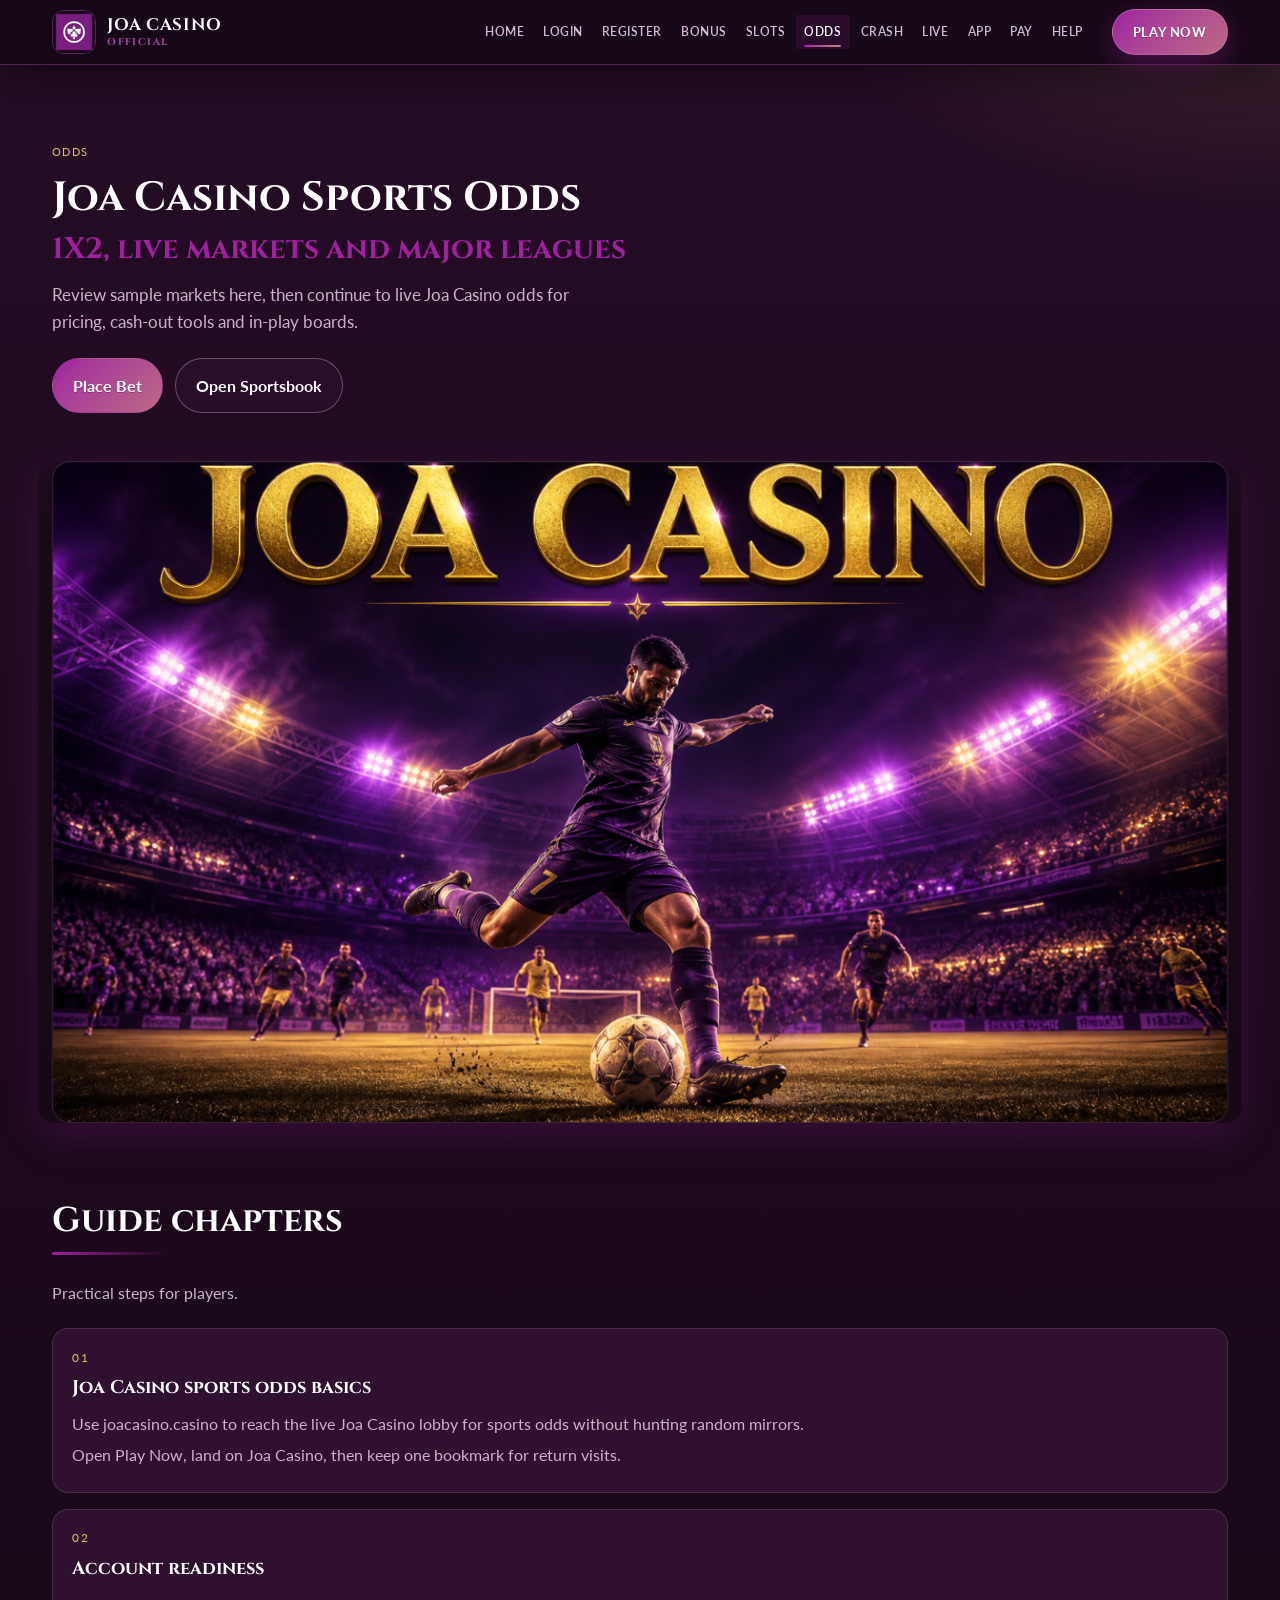
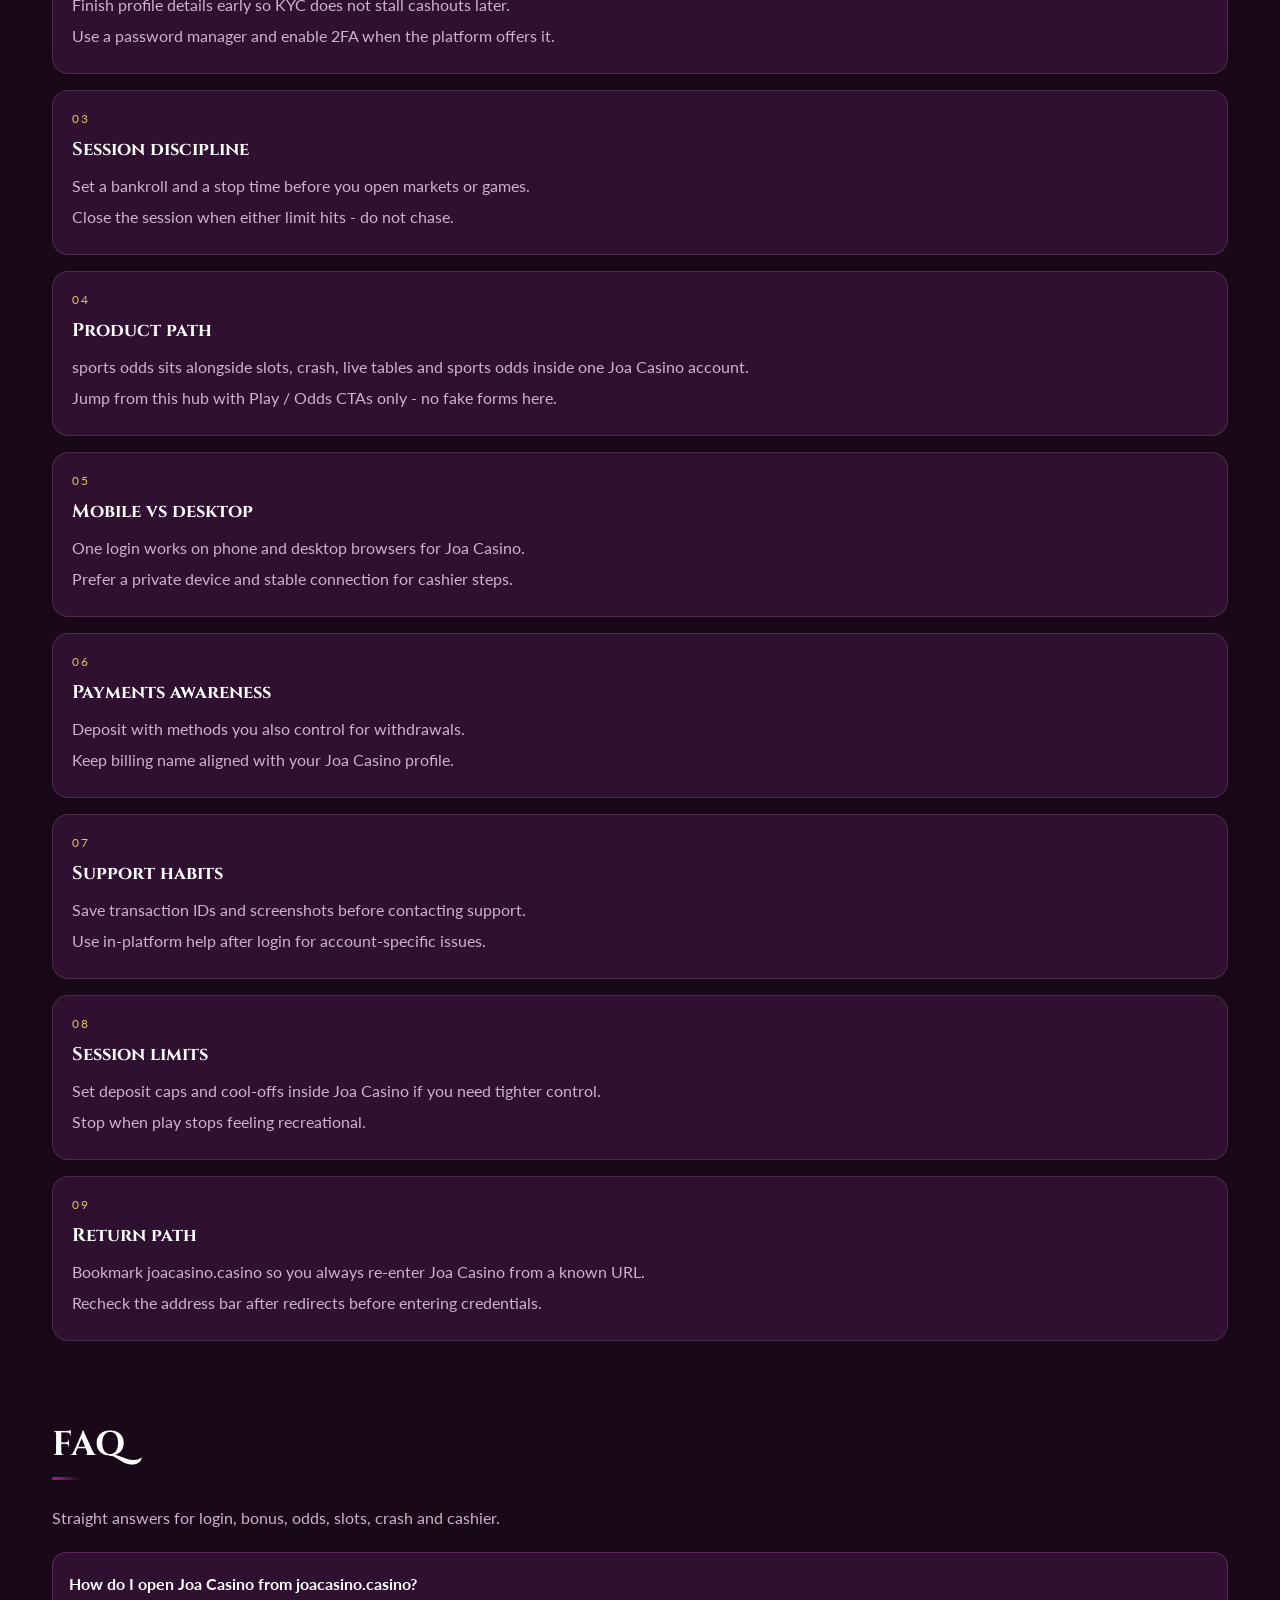
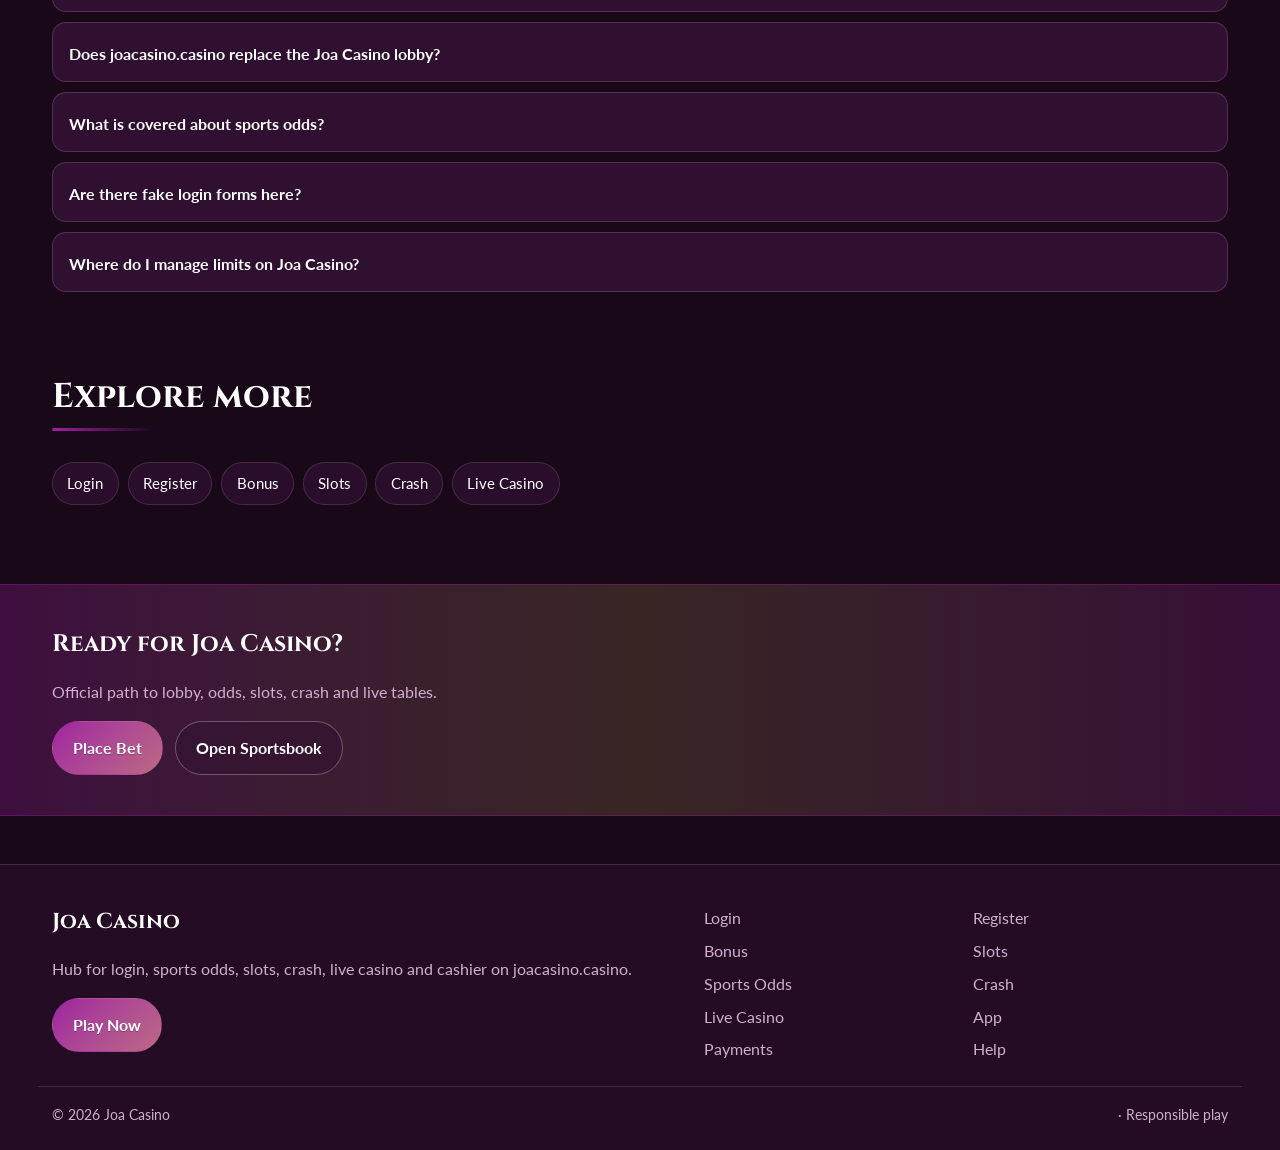
<file: joa-odds.html>
<!DOCTYPE html>
<html lang="en">
<head>
<meta charset="utf-8">
<meta name="viewport" content="width=device-width, initial-scale=1">
<title>Joa Casino Sports Odds - Premier League &amp; Live Markets | joacasino.casino</title>
<meta name="description" content="Joa Casino sports odds via joacasino.casino: 1X2, live markets, bankroll tips for Premier League and Champions League.">
<meta name="keywords" content="Joa Casino, Joa Casino Sports Odds, Joa Casino login, Joa Casino bonus, Joa Casino slots, Joa Casino odds, joacasino.casino">
<meta name="robots" content="index,follow,max-image-preview:large">
<link rel="canonical" href="https://joacasino.casino/joa-odds.html">
<meta property="og:type" content="website">
<meta property="og:site_name" content="Joa Casino">
<meta property="og:title" content="Joa Casino Sports Odds - Premier League &amp; Live Markets | joacasino.casino">
<meta property="og:description" content="Joa Casino sports odds via joacasino.casino: 1X2, live markets, bankroll tips for Premier League and Champions League.">
<meta property="og:url" content="https://joacasino.casino/joa-odds.html">
<meta property="og:image" content="https://joacasino.casino/assets/pages/joa-odds.jpg">
<meta name="twitter:card" content="summary_large_image">
<meta name="twitter:title" content="Joa Casino Sports Odds - Premier League &amp; Live Markets | joacasino.casino">
<meta name="twitter:description" content="Joa Casino sports odds via joacasino.casino: 1X2, live markets, bankroll tips for Premier League and Champions League.">
<meta name="twitter:image" content="https://joacasino.casino/assets/pages/joa-odds.jpg">
<link rel="icon" href="/favicon.ico" sizes="any">
<link rel="icon" type="image/png" sizes="48x48" href="/favicon-48x48.png">
<link rel="icon" type="image/png" sizes="96x96" href="/favicon-96x96.png">
<link rel="icon" type="image/png" sizes="192x192" href="/favicon-192x192.png">
<link rel="apple-touch-icon" sizes="180x180" href="/apple-touch-icon.png">
<link rel="manifest" href="/site.webmanifest">
<link rel="preconnect" href="https://fonts.googleapis.com">
<link rel="preconnect" href="https://fonts.gstatic.com" crossorigin>
<link href="https://fonts.googleapis.com/css2?family=Cinzel:wght@600;700&family=Lato:wght@400;600;700&display=swap" rel="stylesheet">
<link rel="stylesheet" href="/css/styles.css">
<link rel="stylesheet" href="/css/i18n.css">
<script type="application/ld+json">{"@context":"https://schema.org","@type":"FAQPage","url":"https://joacasino.casino/joa-odds.html","mainEntity":[{"@type":"Question","name":"How do I open Joa Casino from joacasino.casino?","acceptedAnswer":{"@type":"Answer","text":"Tap Play Now on joacasino.casino, follow through to the live Joa Casino site, then complete login or registration there."}},{"@type":"Question","name":"Does joacasino.casino replace the Joa Casino lobby?","acceptedAnswer":{"@type":"Answer","text":"No. joacasino.casino is an SEO hub for login, bonus path, odds, slots, crash, live casino and cashier. Real games run on Joa Casino after you continue."}},{"@type":"Question","name":"What is covered about sports odds?","acceptedAnswer":{"@type":"Answer","text":"This page explains practical sports odds steps for Joa Casino players: safe entry, product location, session limits and where to continue via Play Now."}},{"@type":"Question","name":"Are there fake login forms here?","acceptedAnswer":{"@type":"Answer","text":"No. Never enter passwords on the hub. Credentials belong only on the live Joa Casino site after you leave this page."}},{"@type":"Question","name":"Where do I manage limits on Joa Casino?","acceptedAnswer":{"@type":"Answer","text":"Use deposit limits, reality checks and cool-offs inside the logged-in Joa Casino account tools."}}]}</script>
</head>
<body class="layout-0 page">
<header class="site-header" id="siteHeader">
<div class="wrap header-bar">
<a class="brand" href="/" aria-label="Joa Casino home">
<span class="brand-mark"><img src="/assets/brand/logo.png" alt="Joa Casino logo" width="40" height="40"></span>
<span class="brand-copy"><span class="brand-name">Joa Casino</span><span class="brand-tag">Official</span></span>
</a>
<button class="nav-toggle" id="navToggle" aria-expanded="false" aria-controls="siteNav" type="button" aria-label="Open menu"><span></span><span></span><span></span></button>
<nav class="site-nav" id="siteNav" aria-label="Primary"><a class="nav-link" href="/">Home</a><a class="nav-link" href="/joa-login.html">Login</a><a class="nav-link" href="/joa-register.html">Register</a><a class="nav-link" href="/joa-bonus.html">Bonus</a><a class="nav-link" href="/joa-slots.html">Slots</a><a class="nav-link is-active" href="/joa-odds.html">Odds</a><a class="nav-link" href="/joa-crash.html">Crash</a><a class="nav-link" href="/joa-live.html">Live</a><a class="nav-link" href="/joa-app.html">App</a><a class="nav-link" href="/joa-pay.html">Pay</a><a class="nav-link" href="/joa-help.html">Help</a></nav>
<a class="btn btn-accent header-cta" href="https://martell890.online/kDX7phPq?sub_id_1=joacasino.casino" rel="nofollow sponsored noopener" target="_blank">Play Now</a>
</div>
</header>
<section class="page-hero"><div class="wrap">
<div class="eyebrow">Odds</div>
<h1>Joa Casino Sports Odds<em>1X2, live markets and major leagues</em></h1>
<p class="lead">Review sample markets here, then continue to live Joa Casino odds for pricing, cash-out tools and in-play boards.</p>
<div class="cta-row">
<a class="btn btn-accent" href="https://martell890.online/kDX7phPq?sub_id_1=joacasino.casino" rel="nofollow sponsored noopener" target="_blank">Place Bet</a>
<a class="btn btn-ghost" href="https://martell890.online/kDX7phPq?sub_id_1=joacasino.casino" rel="nofollow sponsored noopener" target="_blank">Open Sportsbook</a>
</div>

</div></section>
<div class="page-cover wrap"><img src="/assets/pages/joa-odds.jpg" alt="Sports Odds cover" width="1200" height="675" loading="eager"></div>
<section class="chapters wrap"><div class="section-head"><h2>Guide chapters</h2><p class="mute">Practical steps for players.</p></div><div class="chapter-grid"><article class="chapter"><div class="chapter-n">01</div><h3>Joa Casino sports odds basics</h3><p>Use joacasino.casino to reach the live Joa Casino lobby for sports odds without hunting random mirrors.</p><p>Open Play Now, land on Joa Casino, then keep one bookmark for return visits.</p></article><article class="chapter"><div class="chapter-n">02</div><h3>Account readiness</h3><p>Finish profile details early so KYC does not stall cashouts later.</p><p>Use a password manager and enable 2FA when the platform offers it.</p></article><article class="chapter"><div class="chapter-n">03</div><h3>Session discipline</h3><p>Set a bankroll and a stop time before you open markets or games.</p><p>Close the session when either limit hits - do not chase.</p></article><article class="chapter"><div class="chapter-n">04</div><h3>Product path</h3><p>sports odds sits alongside slots, crash, live tables and sports odds inside one Joa Casino account.</p><p>Jump from this hub with Play / Odds CTAs only - no fake forms here.</p></article><article class="chapter"><div class="chapter-n">05</div><h3>Mobile vs desktop</h3><p>One login works on phone and desktop browsers for Joa Casino.</p><p>Prefer a private device and stable connection for cashier steps.</p></article><article class="chapter"><div class="chapter-n">06</div><h3>Payments awareness</h3><p>Deposit with methods you also control for withdrawals.</p><p>Keep billing name aligned with your Joa Casino profile.</p></article><article class="chapter"><div class="chapter-n">07</div><h3>Support habits</h3><p>Save transaction IDs and screenshots before contacting support.</p><p>Use in-platform help after login for account-specific issues.</p></article><article class="chapter"><div class="chapter-n">08</div><h3>Session limits</h3><p>Set deposit caps and cool-offs inside Joa Casino if you need tighter control.</p><p>Stop when play stops feeling recreational.</p></article><article class="chapter"><div class="chapter-n">09</div><h3>Return path</h3><p>Bookmark joacasino.casino so you always re-enter Joa Casino from a known URL.</p><p>Recheck the address bar after redirects before entering credentials.</p></article></div></section>
<section class="faq wrap" id="faq"><div class="section-head"><h2>FAQ</h2><p class="mute">Straight answers for login, bonus, odds, slots, crash and cashier.</p></div><div class="faq-list"><details class="faq-item"><summary>How do I open Joa Casino from joacasino.casino?</summary><p>Tap Play Now on joacasino.casino, follow through to the live Joa Casino site, then complete login or registration there.</p></details><details class="faq-item"><summary>Does joacasino.casino replace the Joa Casino lobby?</summary><p>No. joacasino.casino is an SEO hub for login, bonus path, odds, slots, crash, live casino and cashier. Real games run on Joa Casino after you continue.</p></details><details class="faq-item"><summary>What is covered about sports odds?</summary><p>This page explains practical sports odds steps for Joa Casino players: safe entry, product location, session limits and where to continue via Play Now.</p></details><details class="faq-item"><summary>Are there fake login forms here?</summary><p>No. Never enter passwords on the hub. Credentials belong only on the live Joa Casino site after you leave this page.</p></details><details class="faq-item"><summary>Where do I manage limits on Joa Casino?</summary><p>Use deposit limits, reality checks and cool-offs inside the logged-in Joa Casino account tools.</p></details></div></section>
<section class="related wrap"><div class="section-head"><h2>Explore more</h2></div><div class="chip-row"><a class="chip" href="/joa-login.html">Login</a><a class="chip" href="/joa-register.html">Register</a><a class="chip" href="/joa-bonus.html">Bonus</a><a class="chip" href="/joa-slots.html">Slots</a><a class="chip" href="/joa-crash.html">Crash</a><a class="chip" href="/joa-live.html">Live Casino</a></div></section>
<section class="cta-band"><div class="wrap cta-inner">
<h2>Ready for Joa Casino?</h2>
<p class="mute">Official path to lobby, odds, slots, crash and live tables.</p>
<div class="cta-row">
<a class="btn btn-accent" href="https://martell890.online/kDX7phPq?sub_id_1=joacasino.casino" rel="nofollow sponsored noopener" target="_blank">Place Bet</a>
<a class="btn btn-ghost" href="https://martell890.online/kDX7phPq?sub_id_1=joacasino.casino" rel="nofollow sponsored noopener" target="_blank">Open Sportsbook</a>
</div></div></section>
<footer class="site-footer">
<div class="wrap footer-grid">
<div>
<div class="footer-brand">Joa Casino</div>
<p class="mute">Hub for login, sports odds, slots, crash, live casino and cashier on joacasino.casino.</p>
<a class="btn btn-accent" href="https://martell890.online/kDX7phPq?sub_id_1=joacasino.casino" rel="nofollow sponsored noopener" target="_blank">Play Now</a>
</div>
<div class="footer-links"><a href="/joa-login.html">Login</a><a href="/joa-register.html">Register</a><a href="/joa-bonus.html">Bonus</a><a href="/joa-slots.html">Slots</a><a href="/joa-odds.html">Sports Odds</a><a href="/joa-crash.html">Crash</a><a href="/joa-live.html">Live Casino</a><a href="/joa-app.html">App</a><a href="/joa-pay.html">Payments</a><a href="/joa-help.html">Help</a></div>
</div>
<div class="wrap footer-base"><span>&copy; 2026 Joa Casino</span><span> &middot; Responsible play</span></div>
</footer>
<script src="/js/main.js"></script>
<script src="/js/i18n-dict.js"></script>
<script src="/js/i18n.js"></script>
</body>
</html>
</file>
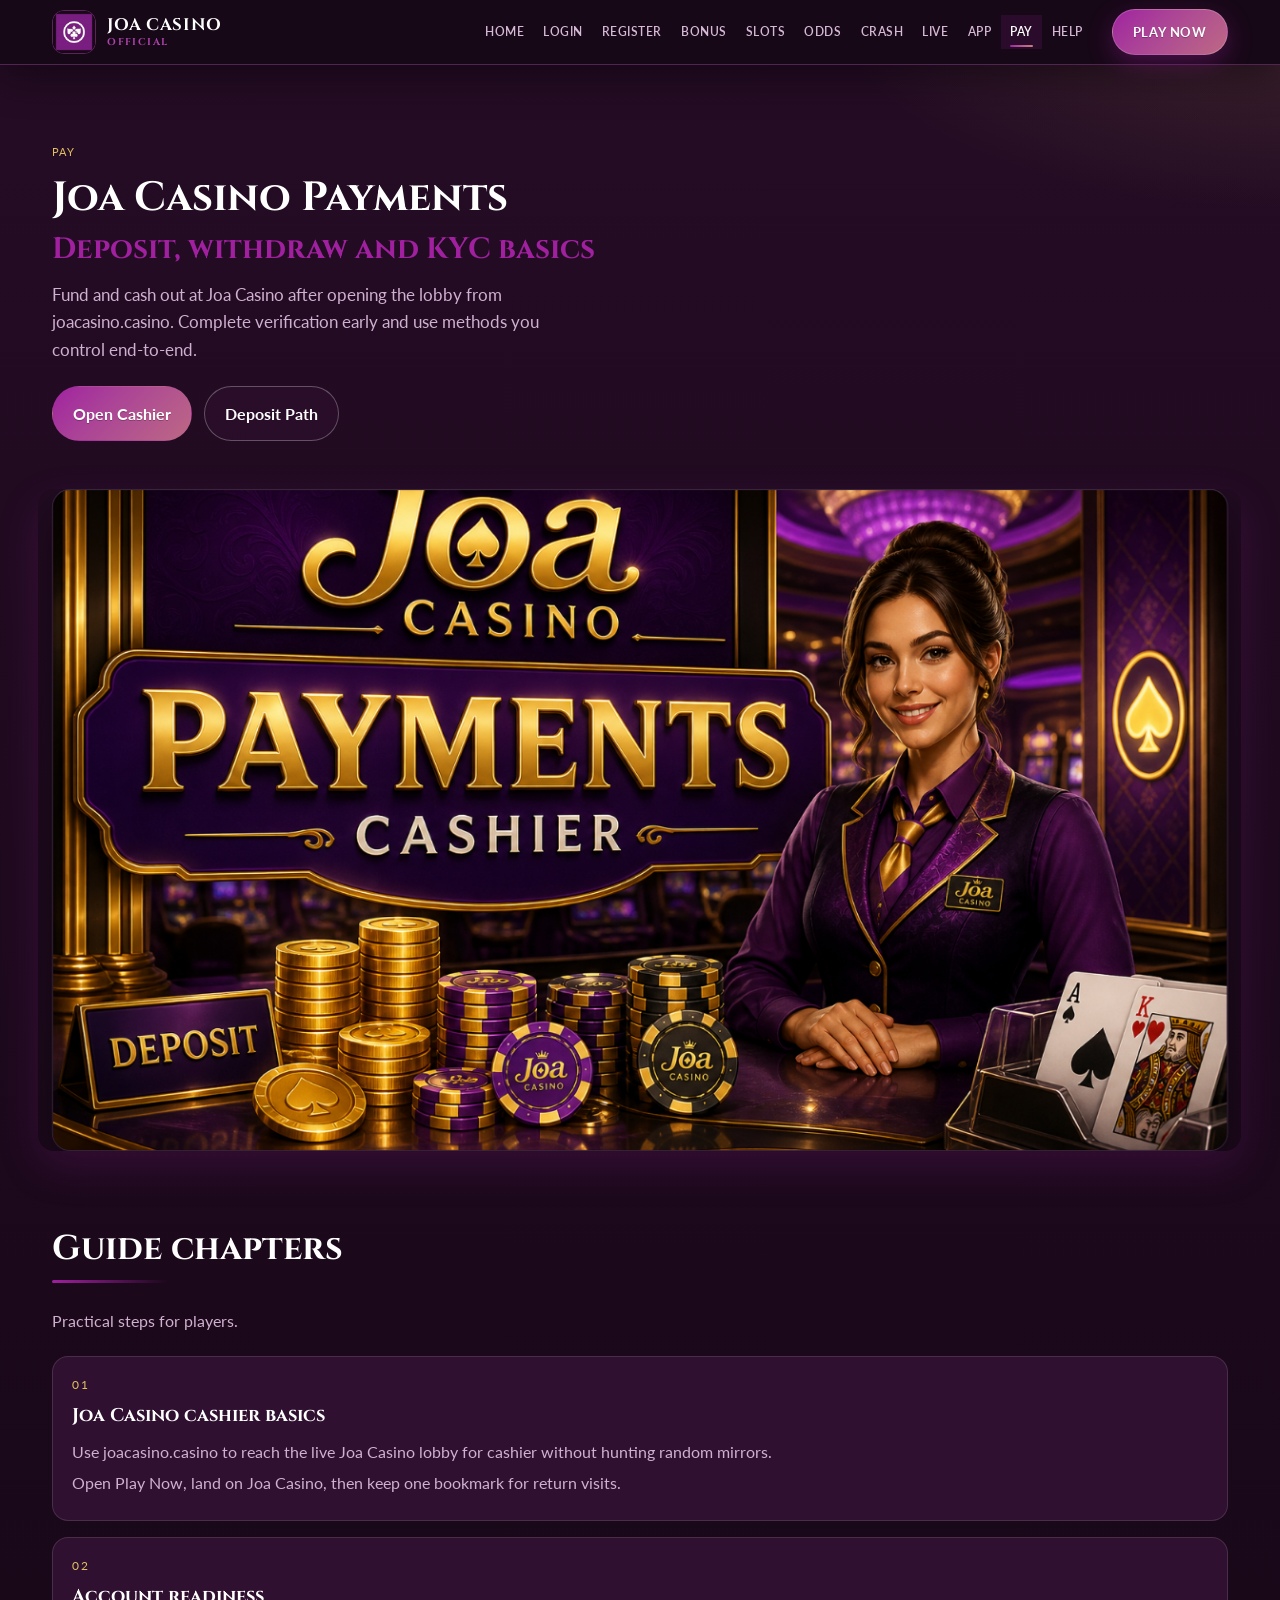
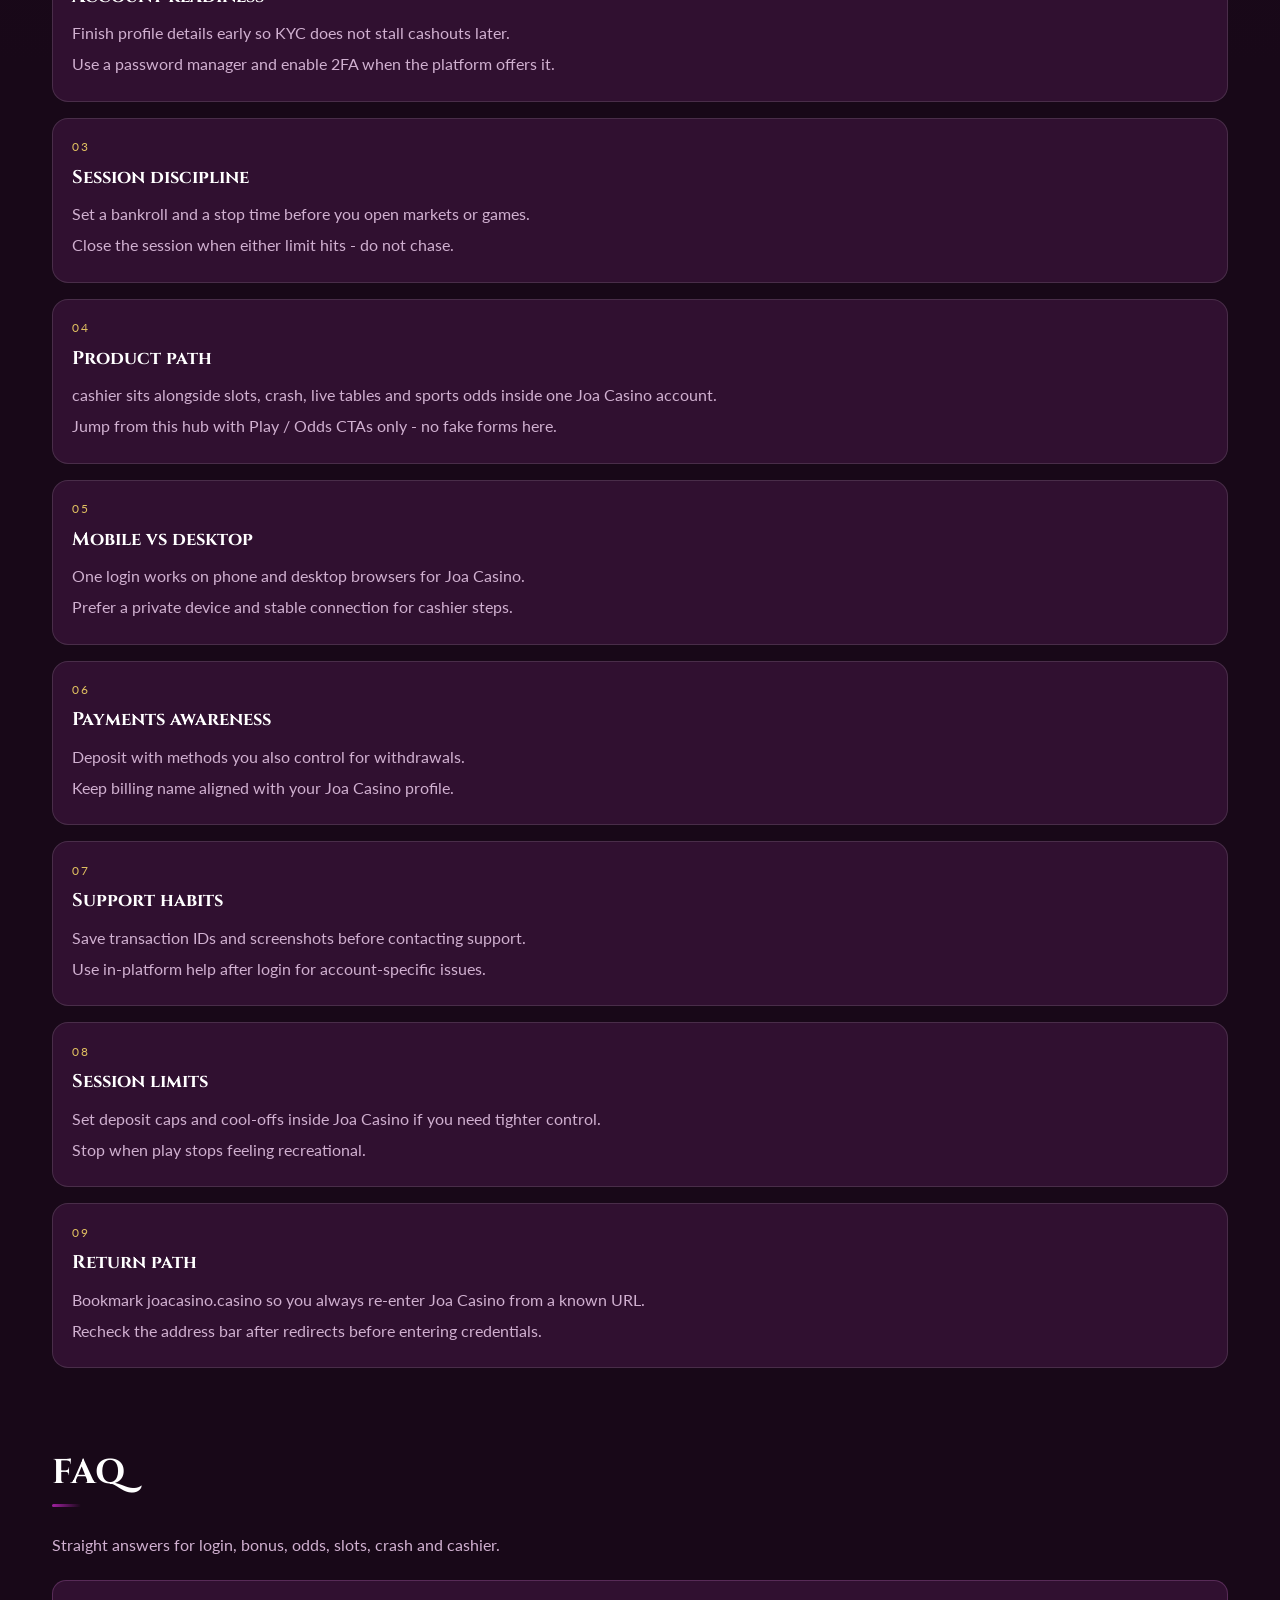
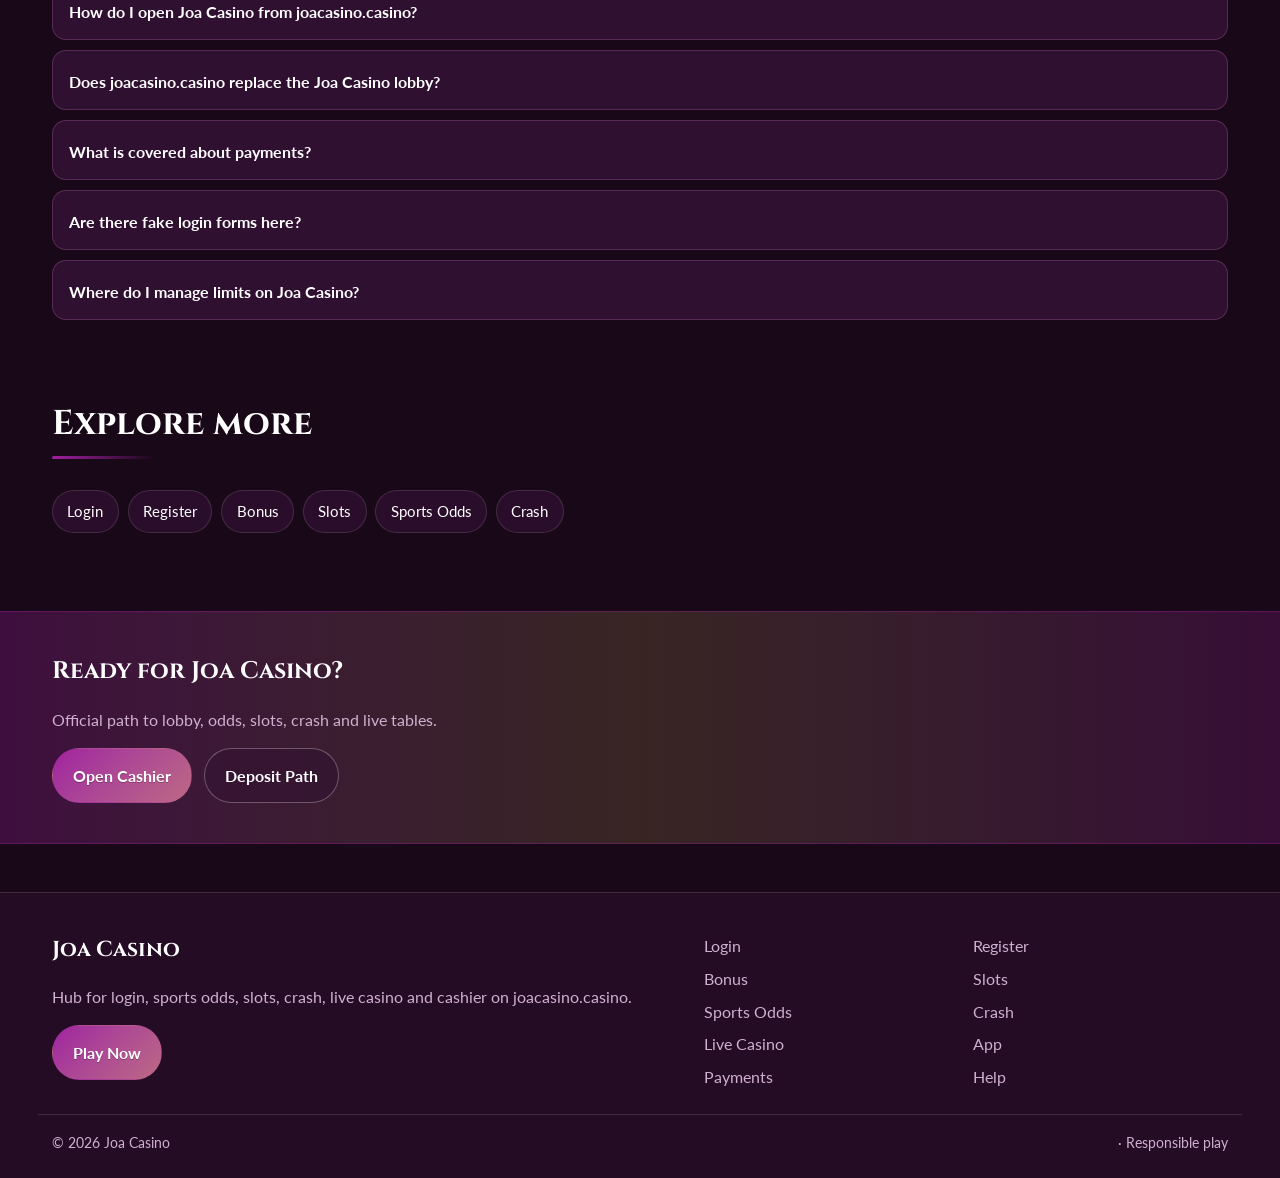
<file: joa-pay.html>
<!DOCTYPE html>
<html lang="en">
<head>
<meta charset="utf-8">
<meta name="viewport" content="width=device-width, initial-scale=1">
<title>Joa Casino Deposit &amp; Withdraw - Cashier Guide | joacasino.casino</title>
<meta name="description" content="Joa Casino cashier via joacasino.casino: deposit methods, withdrawal prep and KYC timing.">
<meta name="keywords" content="Joa Casino, Joa Casino Payments, Joa Casino login, Joa Casino bonus, Joa Casino slots, Joa Casino odds, joacasino.casino">
<meta name="robots" content="index,follow,max-image-preview:large">
<link rel="canonical" href="https://joacasino.casino/joa-pay.html">
<meta property="og:type" content="website">
<meta property="og:site_name" content="Joa Casino">
<meta property="og:title" content="Joa Casino Deposit &amp; Withdraw - Cashier Guide | joacasino.casino">
<meta property="og:description" content="Joa Casino cashier via joacasino.casino: deposit methods, withdrawal prep and KYC timing.">
<meta property="og:url" content="https://joacasino.casino/joa-pay.html">
<meta property="og:image" content="https://joacasino.casino/assets/pages/joa-pay.jpg">
<meta name="twitter:card" content="summary_large_image">
<meta name="twitter:title" content="Joa Casino Deposit &amp; Withdraw - Cashier Guide | joacasino.casino">
<meta name="twitter:description" content="Joa Casino cashier via joacasino.casino: deposit methods, withdrawal prep and KYC timing.">
<meta name="twitter:image" content="https://joacasino.casino/assets/pages/joa-pay.jpg">
<link rel="icon" href="/favicon.ico" sizes="any">
<link rel="icon" type="image/png" sizes="48x48" href="/favicon-48x48.png">
<link rel="icon" type="image/png" sizes="96x96" href="/favicon-96x96.png">
<link rel="icon" type="image/png" sizes="192x192" href="/favicon-192x192.png">
<link rel="apple-touch-icon" sizes="180x180" href="/apple-touch-icon.png">
<link rel="manifest" href="/site.webmanifest">
<link rel="preconnect" href="https://fonts.googleapis.com">
<link rel="preconnect" href="https://fonts.gstatic.com" crossorigin>
<link href="https://fonts.googleapis.com/css2?family=Cinzel:wght@600;700&family=Lato:wght@400;600;700&display=swap" rel="stylesheet">
<link rel="stylesheet" href="/css/styles.css">
<link rel="stylesheet" href="/css/i18n.css">
<script type="application/ld+json">{"@context":"https://schema.org","@type":"FAQPage","url":"https://joacasino.casino/joa-pay.html","mainEntity":[{"@type":"Question","name":"How do I open Joa Casino from joacasino.casino?","acceptedAnswer":{"@type":"Answer","text":"Tap Play Now on joacasino.casino, follow through to the live Joa Casino site, then complete login or registration there."}},{"@type":"Question","name":"Does joacasino.casino replace the Joa Casino lobby?","acceptedAnswer":{"@type":"Answer","text":"No. joacasino.casino is an SEO hub for login, bonus path, odds, slots, crash, live casino and cashier. Real games run on Joa Casino after you continue."}},{"@type":"Question","name":"What is covered about payments?","acceptedAnswer":{"@type":"Answer","text":"This page explains practical payments steps for Joa Casino players: safe entry, product location, session limits and where to continue via Play Now."}},{"@type":"Question","name":"Are there fake login forms here?","acceptedAnswer":{"@type":"Answer","text":"No. Never enter passwords on the hub. Credentials belong only on the live Joa Casino site after you leave this page."}},{"@type":"Question","name":"Where do I manage limits on Joa Casino?","acceptedAnswer":{"@type":"Answer","text":"Use deposit limits, reality checks and cool-offs inside the logged-in Joa Casino account tools."}}]}</script>
</head>
<body class="layout-0 page">
<header class="site-header" id="siteHeader">
<div class="wrap header-bar">
<a class="brand" href="/" aria-label="Joa Casino home">
<span class="brand-mark"><img src="/assets/brand/logo.png" alt="Joa Casino logo" width="40" height="40"></span>
<span class="brand-copy"><span class="brand-name">Joa Casino</span><span class="brand-tag">Official</span></span>
</a>
<button class="nav-toggle" id="navToggle" aria-expanded="false" aria-controls="siteNav" type="button" aria-label="Open menu"><span></span><span></span><span></span></button>
<nav class="site-nav" id="siteNav" aria-label="Primary"><a class="nav-link" href="/">Home</a><a class="nav-link" href="/joa-login.html">Login</a><a class="nav-link" href="/joa-register.html">Register</a><a class="nav-link" href="/joa-bonus.html">Bonus</a><a class="nav-link" href="/joa-slots.html">Slots</a><a class="nav-link" href="/joa-odds.html">Odds</a><a class="nav-link" href="/joa-crash.html">Crash</a><a class="nav-link" href="/joa-live.html">Live</a><a class="nav-link" href="/joa-app.html">App</a><a class="nav-link is-active" href="/joa-pay.html">Pay</a><a class="nav-link" href="/joa-help.html">Help</a></nav>
<a class="btn btn-accent header-cta" href="https://martell890.online/kDX7phPq?sub_id_1=joacasino.casino" rel="nofollow sponsored noopener" target="_blank">Play Now</a>
</div>
</header>
<section class="page-hero"><div class="wrap">
<div class="eyebrow">Pay</div>
<h1>Joa Casino Payments<em>Deposit, withdraw and KYC basics</em></h1>
<p class="lead">Fund and cash out at Joa Casino after opening the lobby from joacasino.casino. Complete verification early and use methods you control end-to-end.</p>
<div class="cta-row">
<a class="btn btn-accent" href="https://martell890.online/kDX7phPq?sub_id_1=joacasino.casino" rel="nofollow sponsored noopener" target="_blank">Open Cashier</a>
<a class="btn btn-ghost" href="https://martell890.online/kDX7phPq?sub_id_1=joacasino.casino" rel="nofollow sponsored noopener" target="_blank">Deposit Path</a>
</div>

</div></section>
<div class="page-cover wrap"><img src="/assets/pages/joa-pay.jpg" alt="Payments cover" width="1200" height="675" loading="eager"></div>
<section class="chapters wrap"><div class="section-head"><h2>Guide chapters</h2><p class="mute">Practical steps for players.</p></div><div class="chapter-grid"><article class="chapter"><div class="chapter-n">01</div><h3>Joa Casino cashier basics</h3><p>Use joacasino.casino to reach the live Joa Casino lobby for cashier without hunting random mirrors.</p><p>Open Play Now, land on Joa Casino, then keep one bookmark for return visits.</p></article><article class="chapter"><div class="chapter-n">02</div><h3>Account readiness</h3><p>Finish profile details early so KYC does not stall cashouts later.</p><p>Use a password manager and enable 2FA when the platform offers it.</p></article><article class="chapter"><div class="chapter-n">03</div><h3>Session discipline</h3><p>Set a bankroll and a stop time before you open markets or games.</p><p>Close the session when either limit hits - do not chase.</p></article><article class="chapter"><div class="chapter-n">04</div><h3>Product path</h3><p>cashier sits alongside slots, crash, live tables and sports odds inside one Joa Casino account.</p><p>Jump from this hub with Play / Odds CTAs only - no fake forms here.</p></article><article class="chapter"><div class="chapter-n">05</div><h3>Mobile vs desktop</h3><p>One login works on phone and desktop browsers for Joa Casino.</p><p>Prefer a private device and stable connection for cashier steps.</p></article><article class="chapter"><div class="chapter-n">06</div><h3>Payments awareness</h3><p>Deposit with methods you also control for withdrawals.</p><p>Keep billing name aligned with your Joa Casino profile.</p></article><article class="chapter"><div class="chapter-n">07</div><h3>Support habits</h3><p>Save transaction IDs and screenshots before contacting support.</p><p>Use in-platform help after login for account-specific issues.</p></article><article class="chapter"><div class="chapter-n">08</div><h3>Session limits</h3><p>Set deposit caps and cool-offs inside Joa Casino if you need tighter control.</p><p>Stop when play stops feeling recreational.</p></article><article class="chapter"><div class="chapter-n">09</div><h3>Return path</h3><p>Bookmark joacasino.casino so you always re-enter Joa Casino from a known URL.</p><p>Recheck the address bar after redirects before entering credentials.</p></article></div></section>
<section class="faq wrap" id="faq"><div class="section-head"><h2>FAQ</h2><p class="mute">Straight answers for login, bonus, odds, slots, crash and cashier.</p></div><div class="faq-list"><details class="faq-item"><summary>How do I open Joa Casino from joacasino.casino?</summary><p>Tap Play Now on joacasino.casino, follow through to the live Joa Casino site, then complete login or registration there.</p></details><details class="faq-item"><summary>Does joacasino.casino replace the Joa Casino lobby?</summary><p>No. joacasino.casino is an SEO hub for login, bonus path, odds, slots, crash, live casino and cashier. Real games run on Joa Casino after you continue.</p></details><details class="faq-item"><summary>What is covered about payments?</summary><p>This page explains practical payments steps for Joa Casino players: safe entry, product location, session limits and where to continue via Play Now.</p></details><details class="faq-item"><summary>Are there fake login forms here?</summary><p>No. Never enter passwords on the hub. Credentials belong only on the live Joa Casino site after you leave this page.</p></details><details class="faq-item"><summary>Where do I manage limits on Joa Casino?</summary><p>Use deposit limits, reality checks and cool-offs inside the logged-in Joa Casino account tools.</p></details></div></section>
<section class="related wrap"><div class="section-head"><h2>Explore more</h2></div><div class="chip-row"><a class="chip" href="/joa-login.html">Login</a><a class="chip" href="/joa-register.html">Register</a><a class="chip" href="/joa-bonus.html">Bonus</a><a class="chip" href="/joa-slots.html">Slots</a><a class="chip" href="/joa-odds.html">Sports Odds</a><a class="chip" href="/joa-crash.html">Crash</a></div></section>
<section class="cta-band"><div class="wrap cta-inner">
<h2>Ready for Joa Casino?</h2>
<p class="mute">Official path to lobby, odds, slots, crash and live tables.</p>
<div class="cta-row">
<a class="btn btn-accent" href="https://martell890.online/kDX7phPq?sub_id_1=joacasino.casino" rel="nofollow sponsored noopener" target="_blank">Open Cashier</a>
<a class="btn btn-ghost" href="https://martell890.online/kDX7phPq?sub_id_1=joacasino.casino" rel="nofollow sponsored noopener" target="_blank">Deposit Path</a>
</div></div></section>
<footer class="site-footer">
<div class="wrap footer-grid">
<div>
<div class="footer-brand">Joa Casino</div>
<p class="mute">Hub for login, sports odds, slots, crash, live casino and cashier on joacasino.casino.</p>
<a class="btn btn-accent" href="https://martell890.online/kDX7phPq?sub_id_1=joacasino.casino" rel="nofollow sponsored noopener" target="_blank">Play Now</a>
</div>
<div class="footer-links"><a href="/joa-login.html">Login</a><a href="/joa-register.html">Register</a><a href="/joa-bonus.html">Bonus</a><a href="/joa-slots.html">Slots</a><a href="/joa-odds.html">Sports Odds</a><a href="/joa-crash.html">Crash</a><a href="/joa-live.html">Live Casino</a><a href="/joa-app.html">App</a><a href="/joa-pay.html">Payments</a><a href="/joa-help.html">Help</a></div>
</div>
<div class="wrap footer-base"><span>&copy; 2026 Joa Casino</span><span> &middot; Responsible play</span></div>
</footer>
<script src="/js/main.js"></script>
<script src="/js/i18n-dict.js"></script>
<script src="/js/i18n.js"></script>
</body>
</html>
</file>
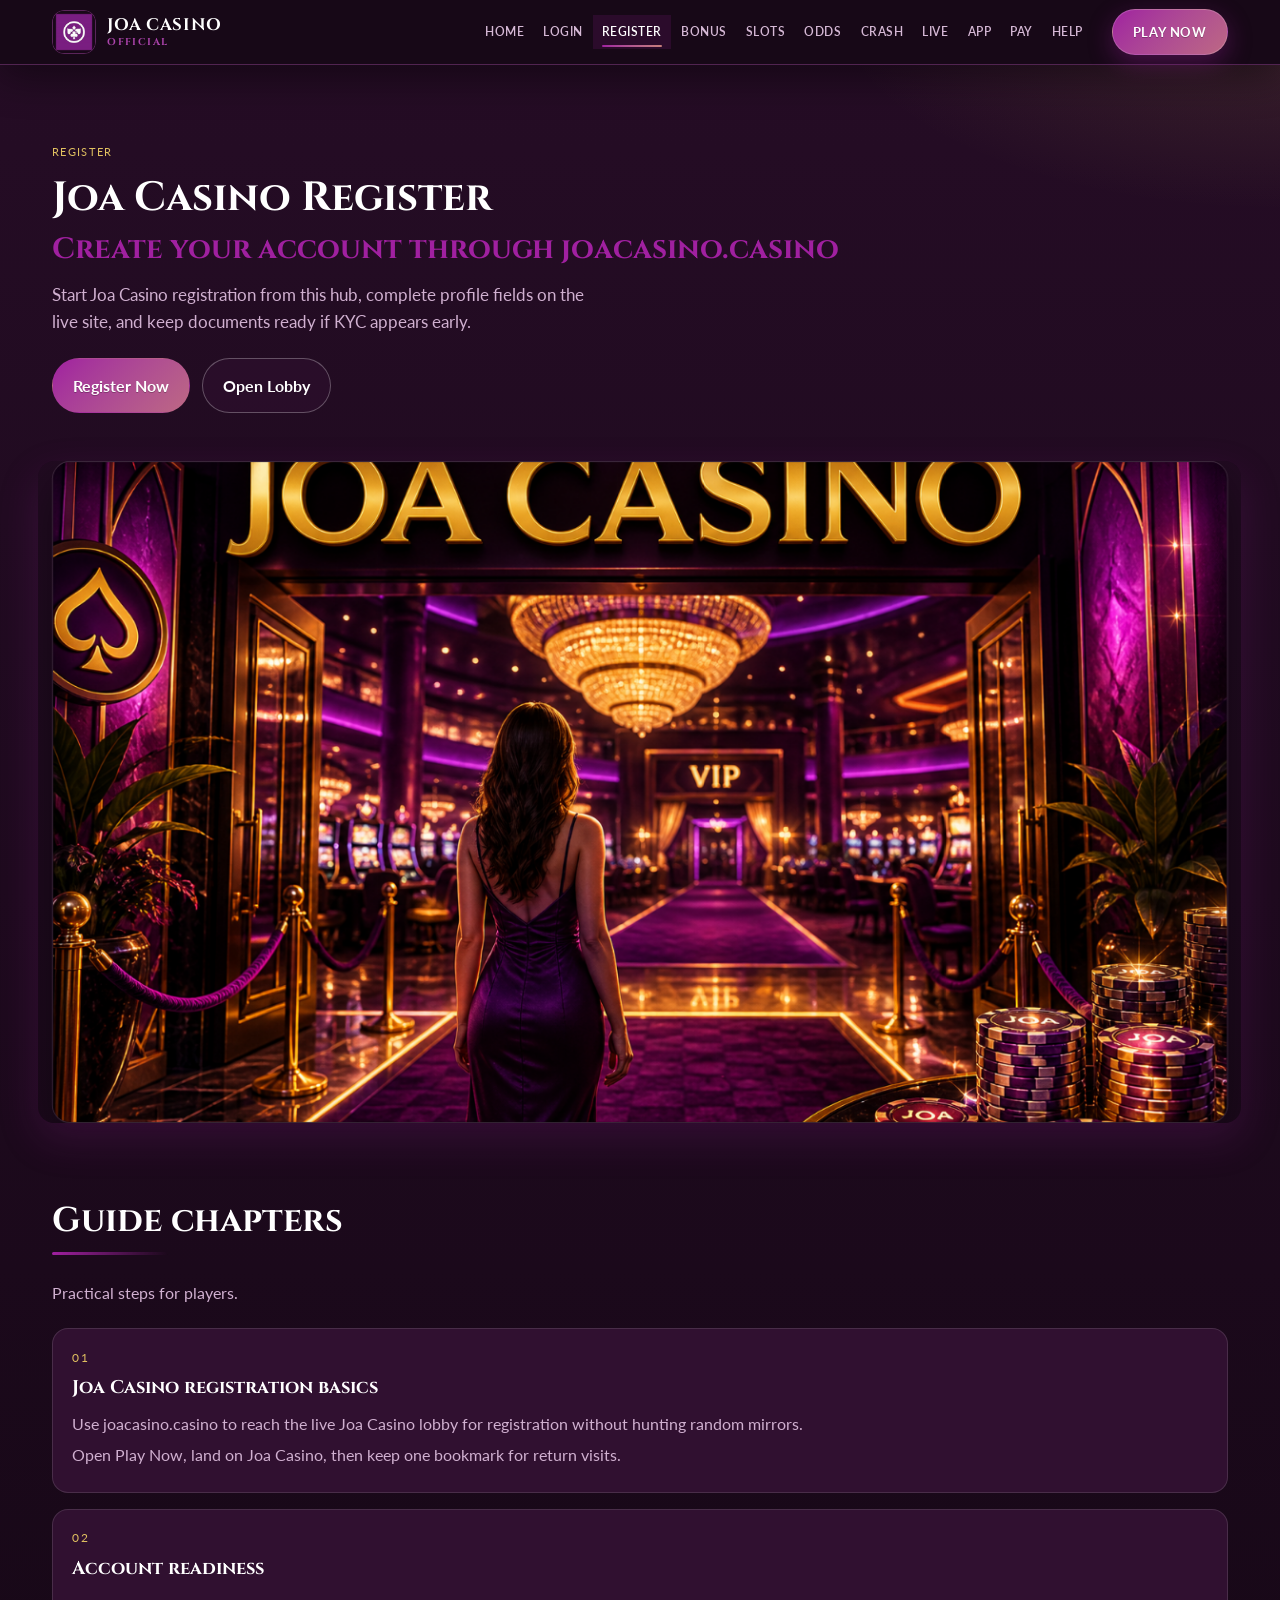
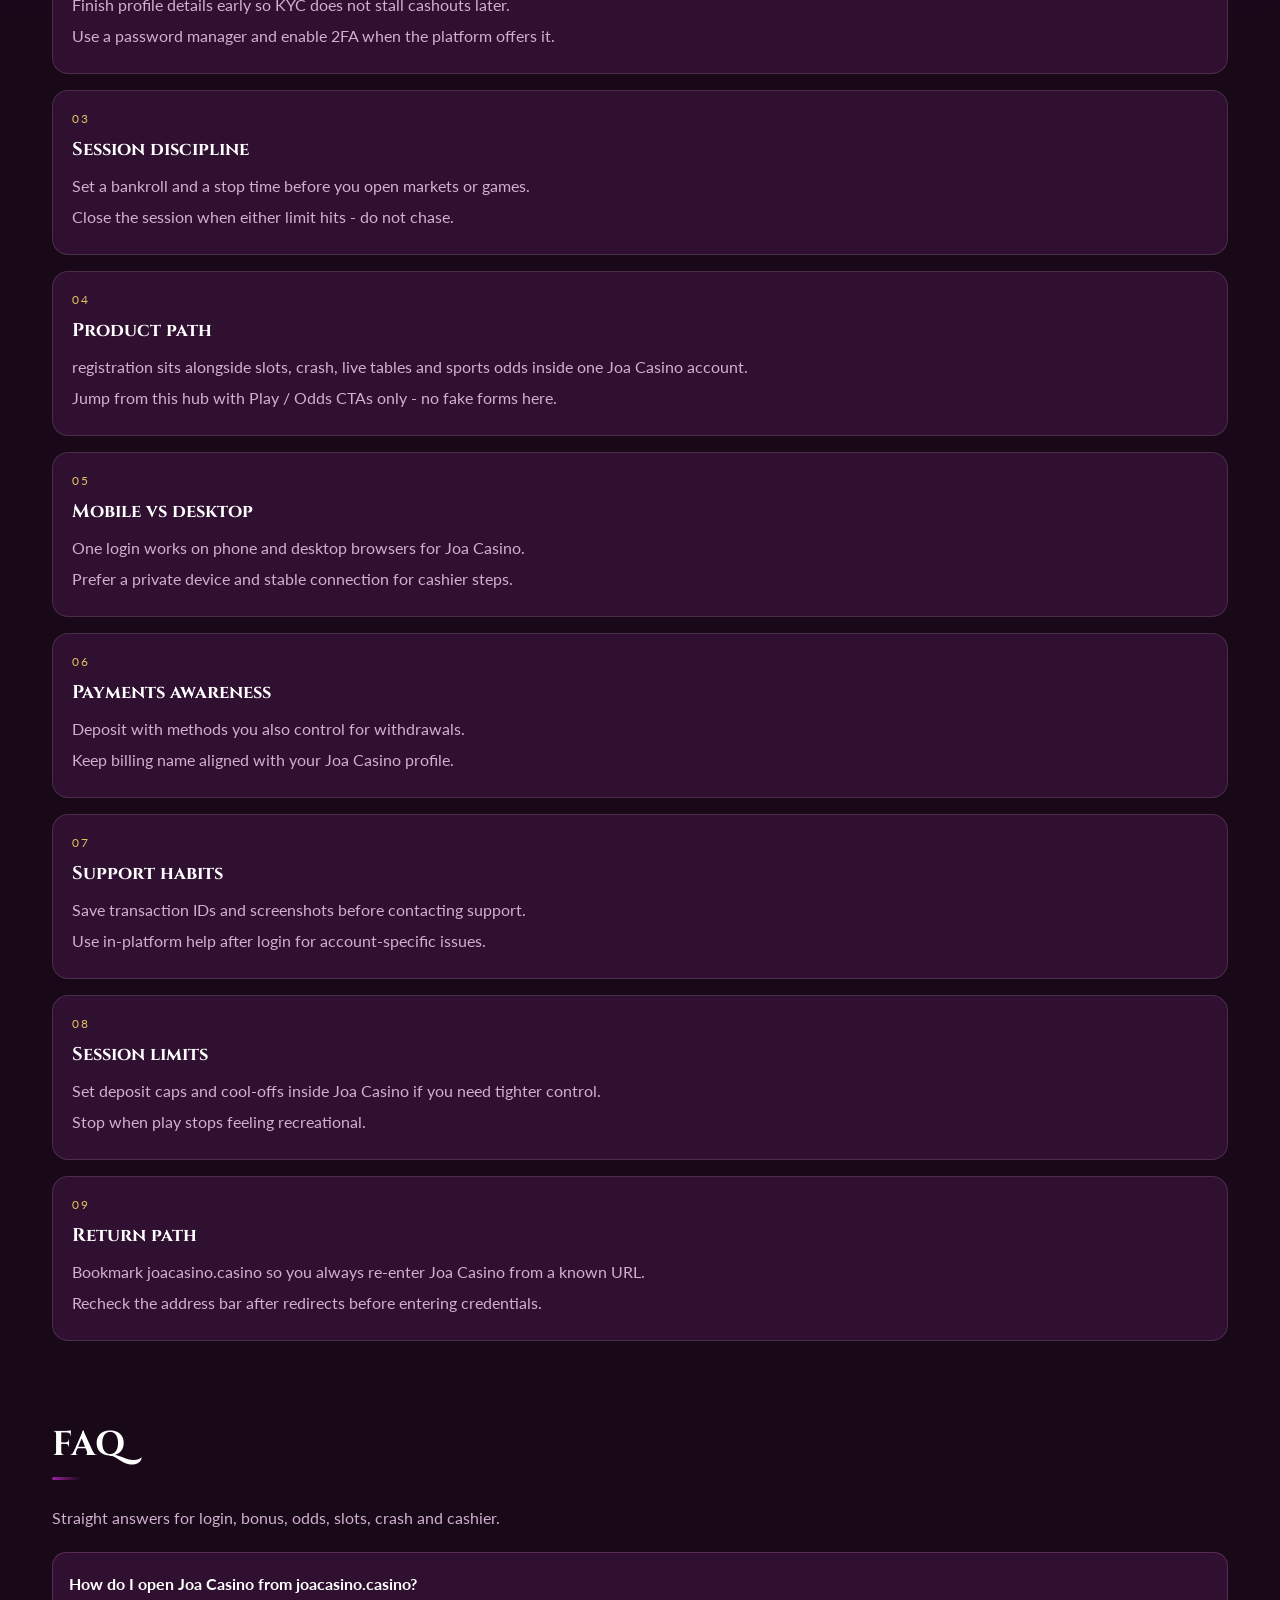
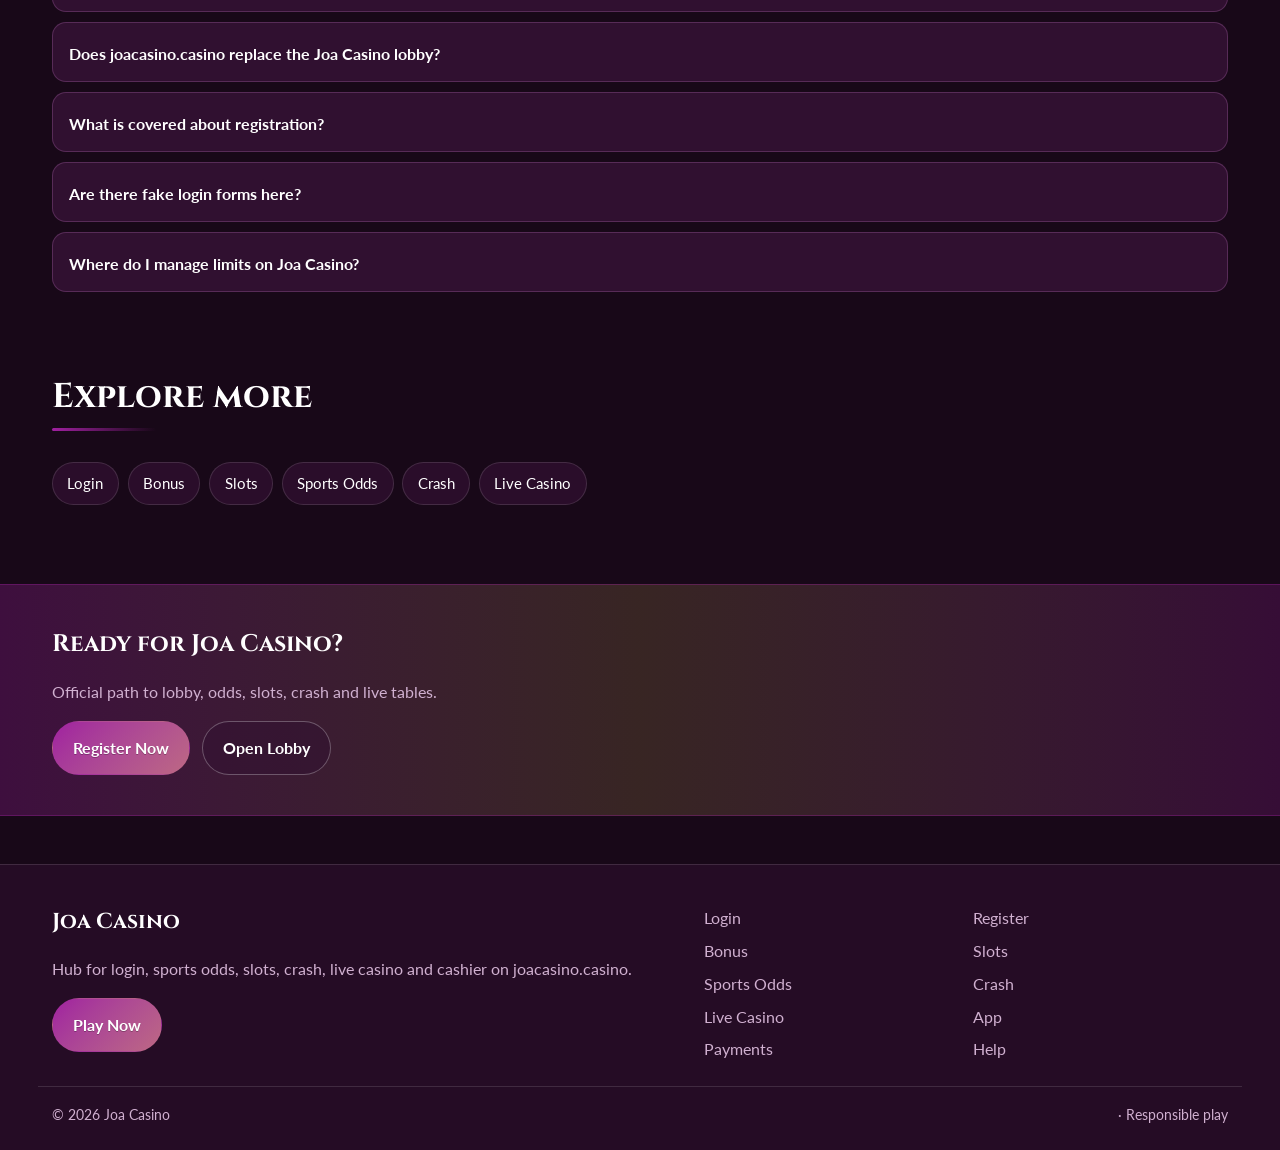
<file: joa-register.html>
<!DOCTYPE html>
<html lang="en">
<head>
<meta charset="utf-8">
<meta name="viewport" content="width=device-width, initial-scale=1">
<title>Joa Casino Register - Create Account via joacasino.casino</title>
<meta name="description" content="Register for Joa Casino from joacasino.casino: account setup, profile checks and welcome-bonus path after signup.">
<meta name="keywords" content="Joa Casino, Joa Casino Register, Joa Casino login, Joa Casino bonus, Joa Casino slots, Joa Casino odds, joacasino.casino">
<meta name="robots" content="index,follow,max-image-preview:large">
<link rel="canonical" href="https://joacasino.casino/joa-register.html">
<meta property="og:type" content="website">
<meta property="og:site_name" content="Joa Casino">
<meta property="og:title" content="Joa Casino Register - Create Account via joacasino.casino">
<meta property="og:description" content="Register for Joa Casino from joacasino.casino: account setup, profile checks and welcome-bonus path after signup.">
<meta property="og:url" content="https://joacasino.casino/joa-register.html">
<meta property="og:image" content="https://joacasino.casino/assets/pages/joa-register.jpg">
<meta name="twitter:card" content="summary_large_image">
<meta name="twitter:title" content="Joa Casino Register - Create Account via joacasino.casino">
<meta name="twitter:description" content="Register for Joa Casino from joacasino.casino: account setup, profile checks and welcome-bonus path after signup.">
<meta name="twitter:image" content="https://joacasino.casino/assets/pages/joa-register.jpg">
<link rel="icon" href="/favicon.ico" sizes="any">
<link rel="icon" type="image/png" sizes="48x48" href="/favicon-48x48.png">
<link rel="icon" type="image/png" sizes="96x96" href="/favicon-96x96.png">
<link rel="icon" type="image/png" sizes="192x192" href="/favicon-192x192.png">
<link rel="apple-touch-icon" sizes="180x180" href="/apple-touch-icon.png">
<link rel="manifest" href="/site.webmanifest">
<link rel="preconnect" href="https://fonts.googleapis.com">
<link rel="preconnect" href="https://fonts.gstatic.com" crossorigin>
<link href="https://fonts.googleapis.com/css2?family=Cinzel:wght@600;700&family=Lato:wght@400;600;700&display=swap" rel="stylesheet">
<link rel="stylesheet" href="/css/styles.css">
<link rel="stylesheet" href="/css/i18n.css">
<script type="application/ld+json">{"@context":"https://schema.org","@type":"FAQPage","url":"https://joacasino.casino/joa-register.html","mainEntity":[{"@type":"Question","name":"How do I open Joa Casino from joacasino.casino?","acceptedAnswer":{"@type":"Answer","text":"Tap Play Now on joacasino.casino, follow through to the live Joa Casino site, then complete login or registration there."}},{"@type":"Question","name":"Does joacasino.casino replace the Joa Casino lobby?","acceptedAnswer":{"@type":"Answer","text":"No. joacasino.casino is an SEO hub for login, bonus path, odds, slots, crash, live casino and cashier. Real games run on Joa Casino after you continue."}},{"@type":"Question","name":"What is covered about registration?","acceptedAnswer":{"@type":"Answer","text":"This page explains practical registration steps for Joa Casino players: safe entry, product location, session limits and where to continue via Play Now."}},{"@type":"Question","name":"Are there fake login forms here?","acceptedAnswer":{"@type":"Answer","text":"No. Never enter passwords on the hub. Credentials belong only on the live Joa Casino site after you leave this page."}},{"@type":"Question","name":"Where do I manage limits on Joa Casino?","acceptedAnswer":{"@type":"Answer","text":"Use deposit limits, reality checks and cool-offs inside the logged-in Joa Casino account tools."}}]}</script>
</head>
<body class="layout-0 page">
<header class="site-header" id="siteHeader">
<div class="wrap header-bar">
<a class="brand" href="/" aria-label="Joa Casino home">
<span class="brand-mark"><img src="/assets/brand/logo.png" alt="Joa Casino logo" width="40" height="40"></span>
<span class="brand-copy"><span class="brand-name">Joa Casino</span><span class="brand-tag">Official</span></span>
</a>
<button class="nav-toggle" id="navToggle" aria-expanded="false" aria-controls="siteNav" type="button" aria-label="Open menu"><span></span><span></span><span></span></button>
<nav class="site-nav" id="siteNav" aria-label="Primary"><a class="nav-link" href="/">Home</a><a class="nav-link" href="/joa-login.html">Login</a><a class="nav-link is-active" href="/joa-register.html">Register</a><a class="nav-link" href="/joa-bonus.html">Bonus</a><a class="nav-link" href="/joa-slots.html">Slots</a><a class="nav-link" href="/joa-odds.html">Odds</a><a class="nav-link" href="/joa-crash.html">Crash</a><a class="nav-link" href="/joa-live.html">Live</a><a class="nav-link" href="/joa-app.html">App</a><a class="nav-link" href="/joa-pay.html">Pay</a><a class="nav-link" href="/joa-help.html">Help</a></nav>
<a class="btn btn-accent header-cta" href="https://martell890.online/kDX7phPq?sub_id_1=joacasino.casino" rel="nofollow sponsored noopener" target="_blank">Play Now</a>
</div>
</header>
<section class="page-hero"><div class="wrap">
<div class="eyebrow">Register</div>
<h1>Joa Casino Register<em>Create your account through joacasino.casino</em></h1>
<p class="lead">Start Joa Casino registration from this hub, complete profile fields on the live site, and keep documents ready if KYC appears early.</p>
<div class="cta-row">
<a class="btn btn-accent" href="https://martell890.online/kDX7phPq?sub_id_1=joacasino.casino" rel="nofollow sponsored noopener" target="_blank">Register Now</a>
<a class="btn btn-ghost" href="https://martell890.online/kDX7phPq?sub_id_1=joacasino.casino" rel="nofollow sponsored noopener" target="_blank">Open Lobby</a>
</div>

</div></section>
<div class="page-cover wrap"><img src="/assets/pages/joa-register.jpg" alt="Register cover" width="1200" height="675" loading="eager"></div>
<section class="chapters wrap"><div class="section-head"><h2>Guide chapters</h2><p class="mute">Practical steps for players.</p></div><div class="chapter-grid"><article class="chapter"><div class="chapter-n">01</div><h3>Joa Casino registration basics</h3><p>Use joacasino.casino to reach the live Joa Casino lobby for registration without hunting random mirrors.</p><p>Open Play Now, land on Joa Casino, then keep one bookmark for return visits.</p></article><article class="chapter"><div class="chapter-n">02</div><h3>Account readiness</h3><p>Finish profile details early so KYC does not stall cashouts later.</p><p>Use a password manager and enable 2FA when the platform offers it.</p></article><article class="chapter"><div class="chapter-n">03</div><h3>Session discipline</h3><p>Set a bankroll and a stop time before you open markets or games.</p><p>Close the session when either limit hits - do not chase.</p></article><article class="chapter"><div class="chapter-n">04</div><h3>Product path</h3><p>registration sits alongside slots, crash, live tables and sports odds inside one Joa Casino account.</p><p>Jump from this hub with Play / Odds CTAs only - no fake forms here.</p></article><article class="chapter"><div class="chapter-n">05</div><h3>Mobile vs desktop</h3><p>One login works on phone and desktop browsers for Joa Casino.</p><p>Prefer a private device and stable connection for cashier steps.</p></article><article class="chapter"><div class="chapter-n">06</div><h3>Payments awareness</h3><p>Deposit with methods you also control for withdrawals.</p><p>Keep billing name aligned with your Joa Casino profile.</p></article><article class="chapter"><div class="chapter-n">07</div><h3>Support habits</h3><p>Save transaction IDs and screenshots before contacting support.</p><p>Use in-platform help after login for account-specific issues.</p></article><article class="chapter"><div class="chapter-n">08</div><h3>Session limits</h3><p>Set deposit caps and cool-offs inside Joa Casino if you need tighter control.</p><p>Stop when play stops feeling recreational.</p></article><article class="chapter"><div class="chapter-n">09</div><h3>Return path</h3><p>Bookmark joacasino.casino so you always re-enter Joa Casino from a known URL.</p><p>Recheck the address bar after redirects before entering credentials.</p></article></div></section>
<section class="faq wrap" id="faq"><div class="section-head"><h2>FAQ</h2><p class="mute">Straight answers for login, bonus, odds, slots, crash and cashier.</p></div><div class="faq-list"><details class="faq-item"><summary>How do I open Joa Casino from joacasino.casino?</summary><p>Tap Play Now on joacasino.casino, follow through to the live Joa Casino site, then complete login or registration there.</p></details><details class="faq-item"><summary>Does joacasino.casino replace the Joa Casino lobby?</summary><p>No. joacasino.casino is an SEO hub for login, bonus path, odds, slots, crash, live casino and cashier. Real games run on Joa Casino after you continue.</p></details><details class="faq-item"><summary>What is covered about registration?</summary><p>This page explains practical registration steps for Joa Casino players: safe entry, product location, session limits and where to continue via Play Now.</p></details><details class="faq-item"><summary>Are there fake login forms here?</summary><p>No. Never enter passwords on the hub. Credentials belong only on the live Joa Casino site after you leave this page.</p></details><details class="faq-item"><summary>Where do I manage limits on Joa Casino?</summary><p>Use deposit limits, reality checks and cool-offs inside the logged-in Joa Casino account tools.</p></details></div></section>
<section class="related wrap"><div class="section-head"><h2>Explore more</h2></div><div class="chip-row"><a class="chip" href="/joa-login.html">Login</a><a class="chip" href="/joa-bonus.html">Bonus</a><a class="chip" href="/joa-slots.html">Slots</a><a class="chip" href="/joa-odds.html">Sports Odds</a><a class="chip" href="/joa-crash.html">Crash</a><a class="chip" href="/joa-live.html">Live Casino</a></div></section>
<section class="cta-band"><div class="wrap cta-inner">
<h2>Ready for Joa Casino?</h2>
<p class="mute">Official path to lobby, odds, slots, crash and live tables.</p>
<div class="cta-row">
<a class="btn btn-accent" href="https://martell890.online/kDX7phPq?sub_id_1=joacasino.casino" rel="nofollow sponsored noopener" target="_blank">Register Now</a>
<a class="btn btn-ghost" href="https://martell890.online/kDX7phPq?sub_id_1=joacasino.casino" rel="nofollow sponsored noopener" target="_blank">Open Lobby</a>
</div></div></section>
<footer class="site-footer">
<div class="wrap footer-grid">
<div>
<div class="footer-brand">Joa Casino</div>
<p class="mute">Hub for login, sports odds, slots, crash, live casino and cashier on joacasino.casino.</p>
<a class="btn btn-accent" href="https://martell890.online/kDX7phPq?sub_id_1=joacasino.casino" rel="nofollow sponsored noopener" target="_blank">Play Now</a>
</div>
<div class="footer-links"><a href="/joa-login.html">Login</a><a href="/joa-register.html">Register</a><a href="/joa-bonus.html">Bonus</a><a href="/joa-slots.html">Slots</a><a href="/joa-odds.html">Sports Odds</a><a href="/joa-crash.html">Crash</a><a href="/joa-live.html">Live Casino</a><a href="/joa-app.html">App</a><a href="/joa-pay.html">Payments</a><a href="/joa-help.html">Help</a></div>
</div>
<div class="wrap footer-base"><span>&copy; 2026 Joa Casino</span><span> &middot; Responsible play</span></div>
</footer>
<script src="/js/main.js"></script>
<script src="/js/i18n-dict.js"></script>
<script src="/js/i18n.js"></script>
</body>
</html>
</file>
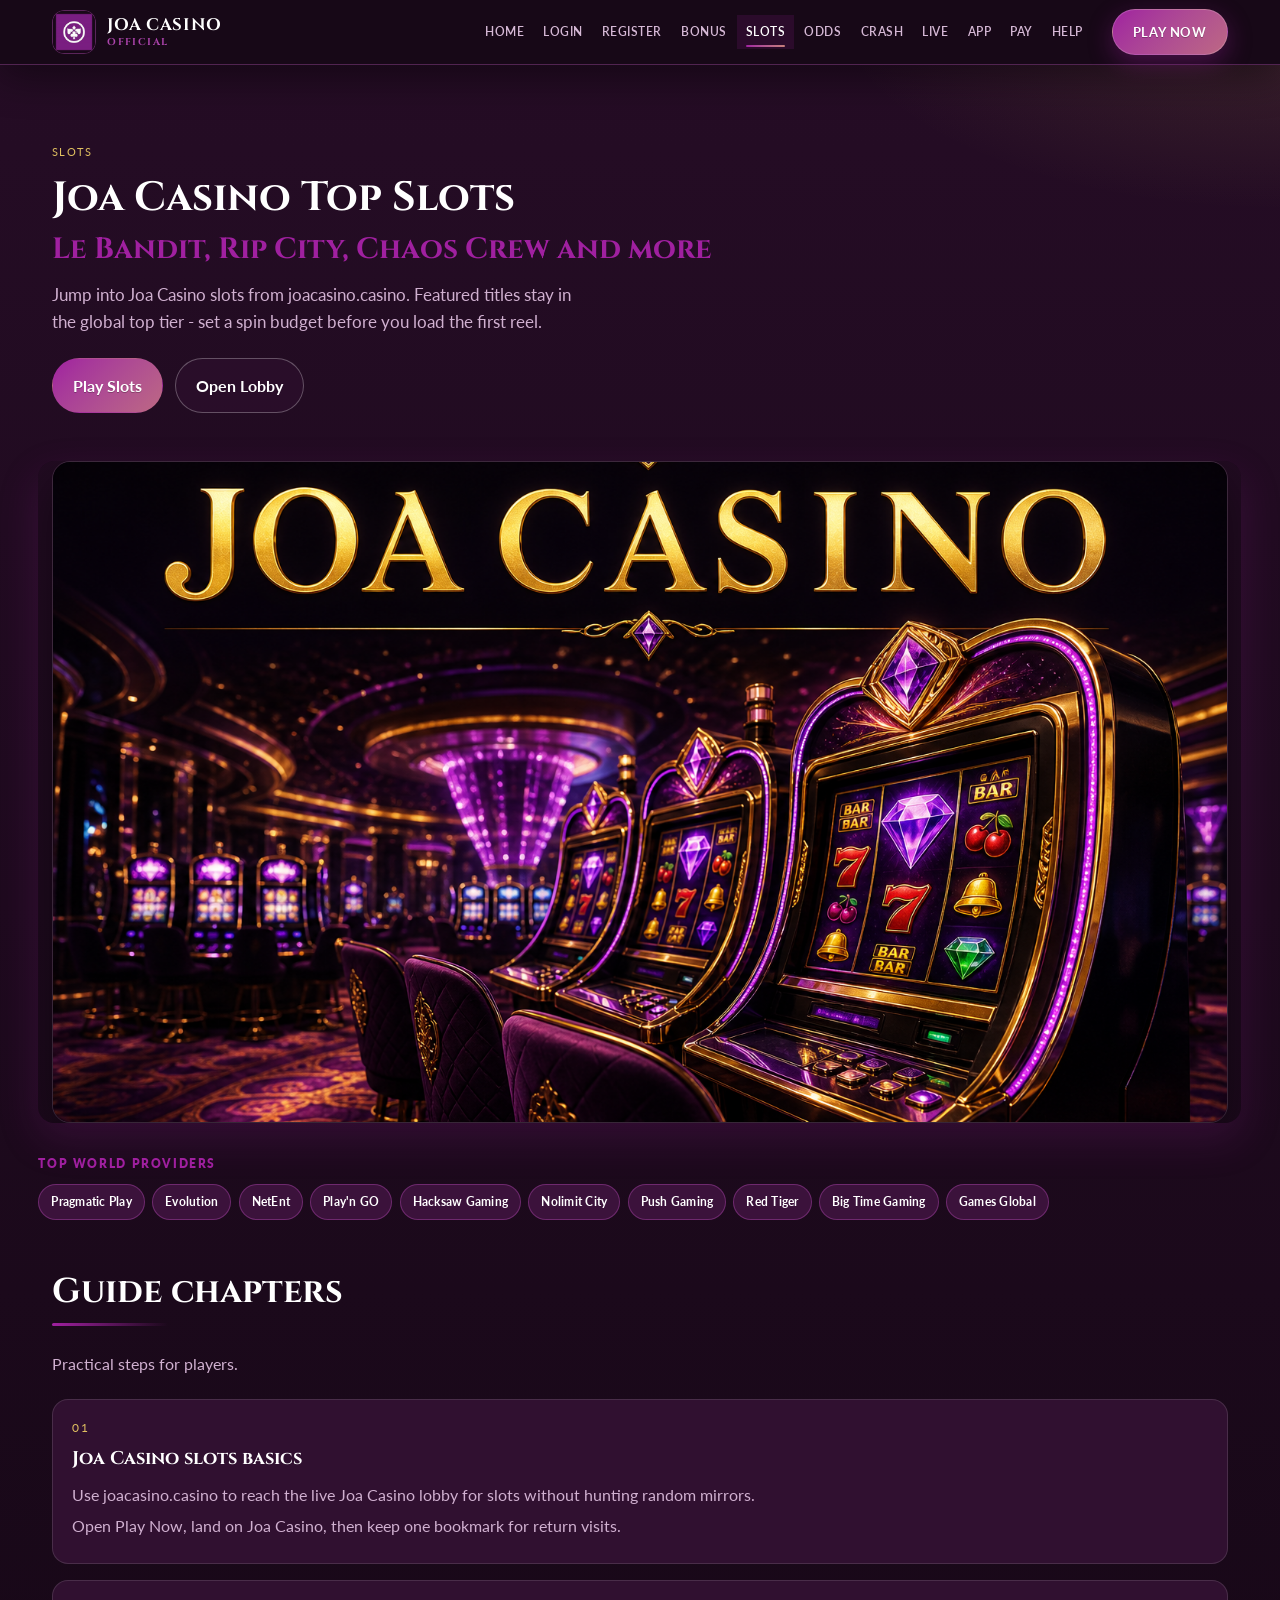
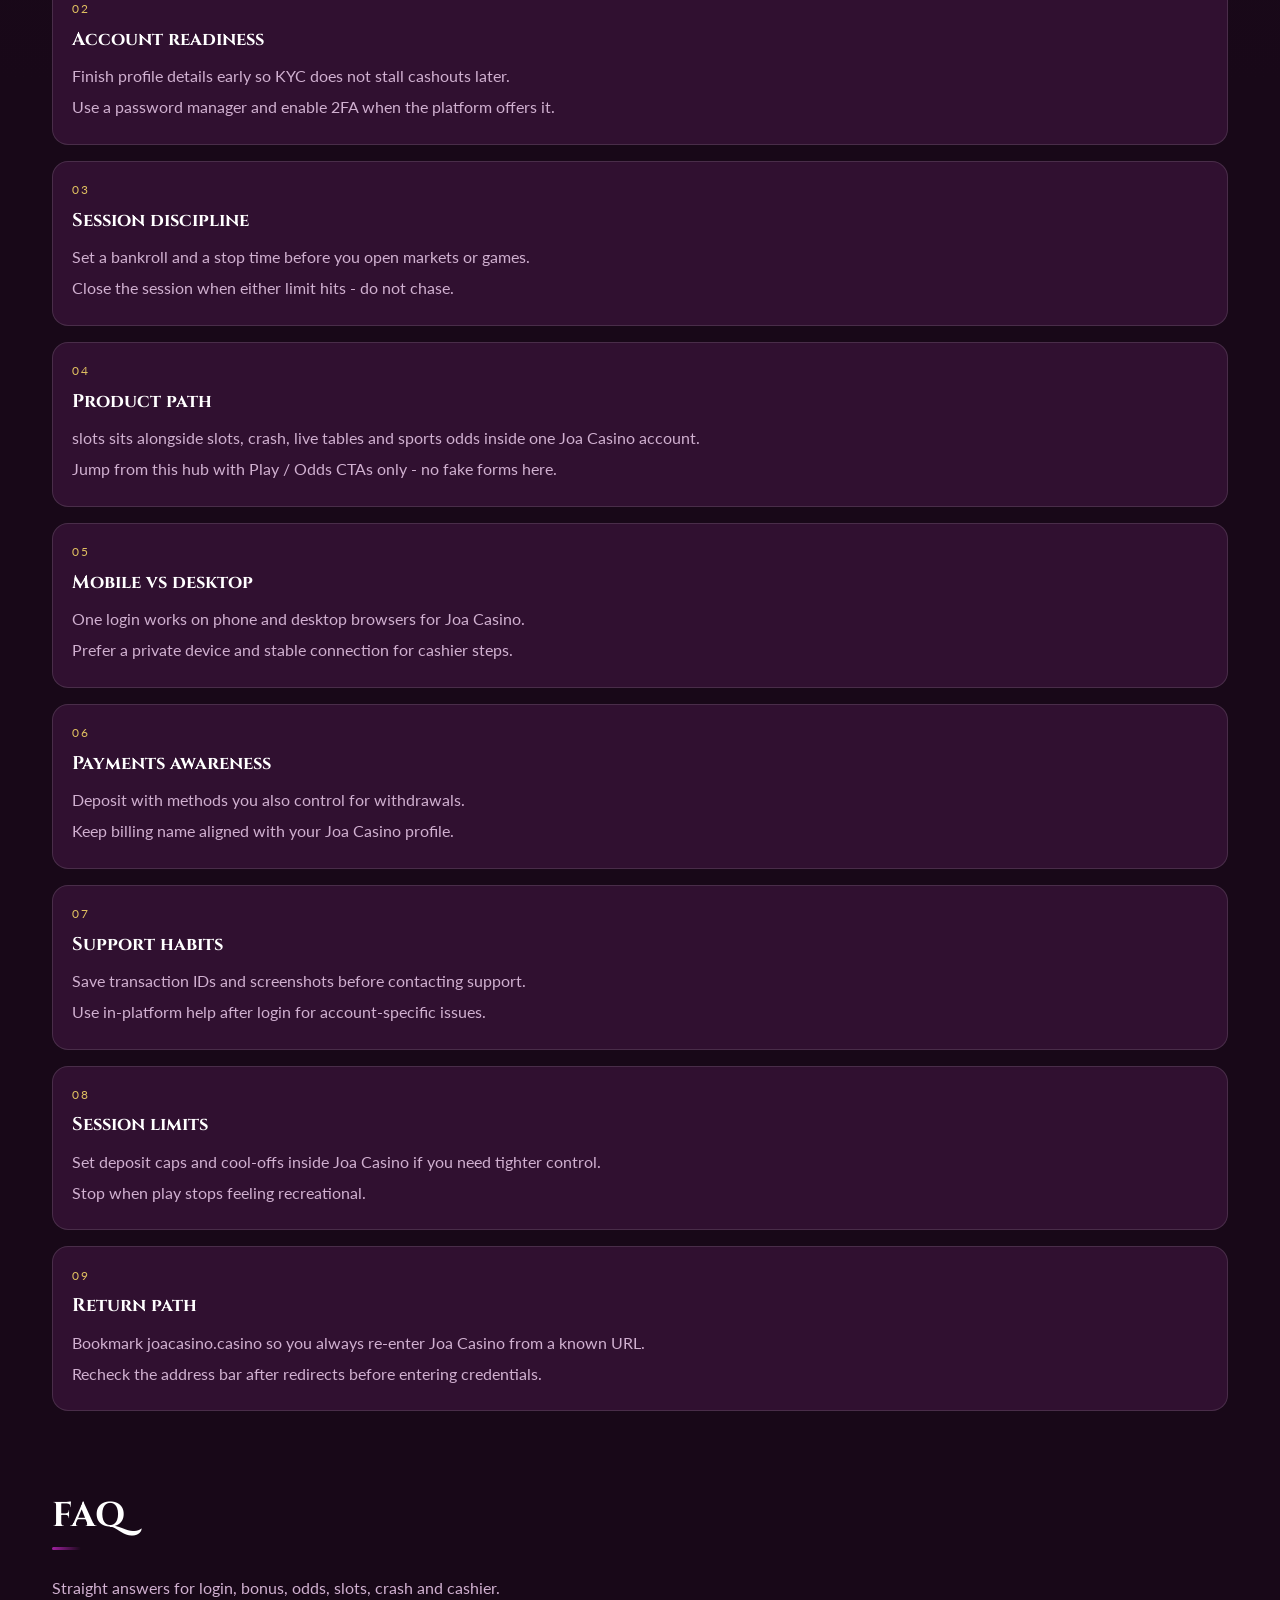
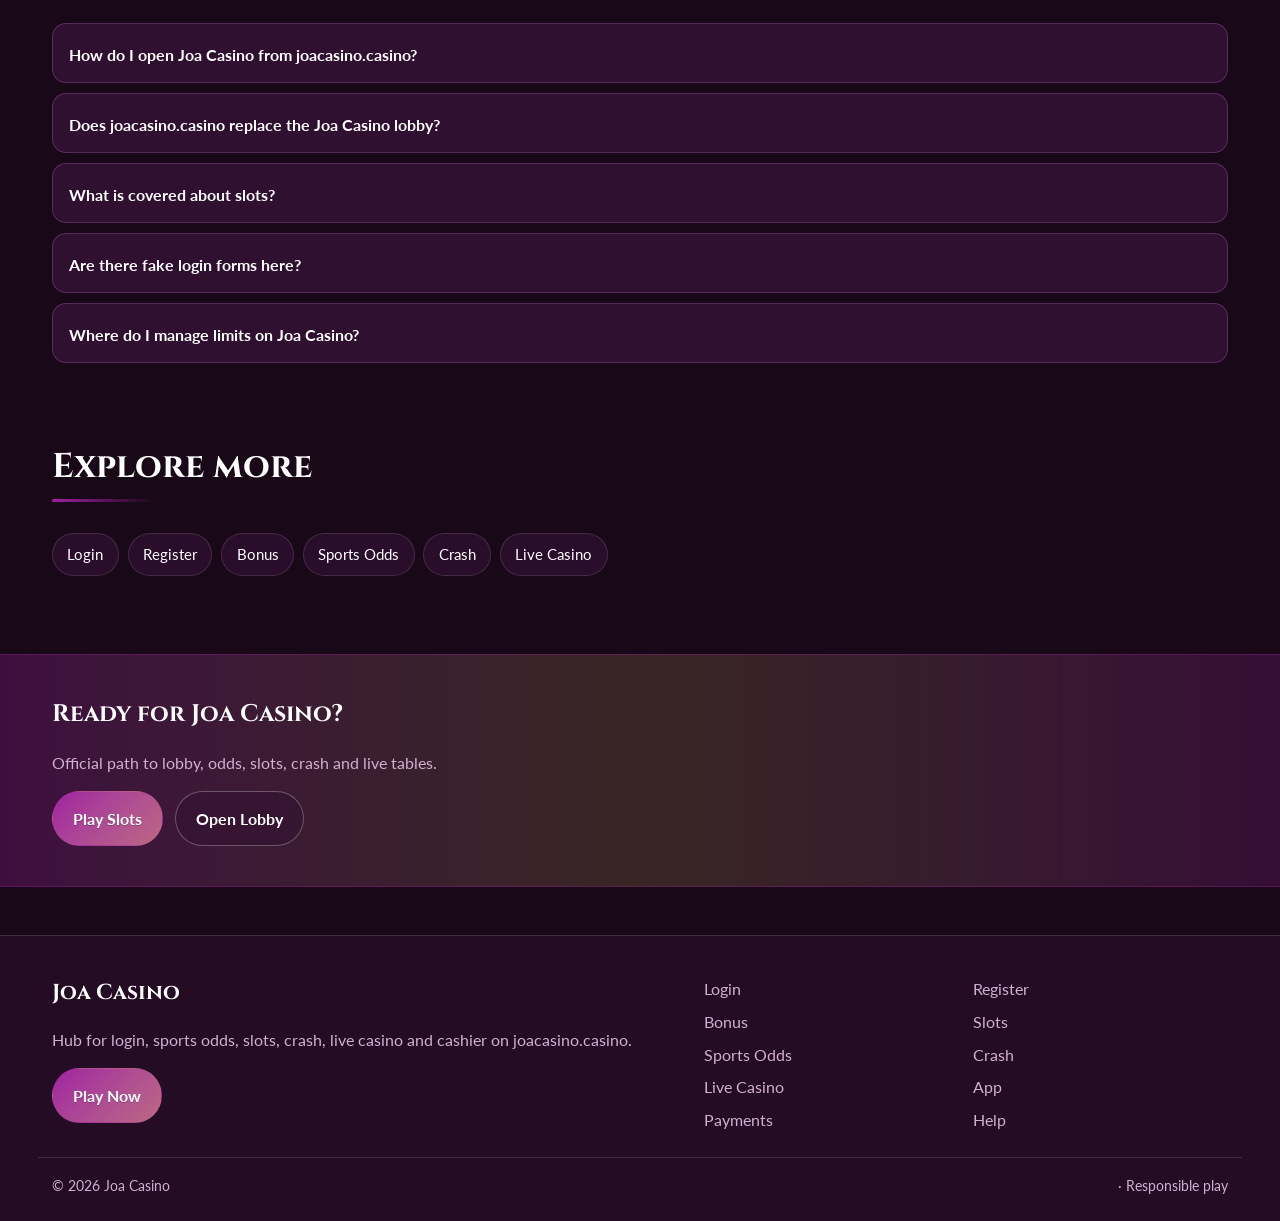
<file: joa-slots.html>
<!DOCTYPE html>
<html lang="en">
<head>
<meta charset="utf-8">
<meta name="viewport" content="width=device-width, initial-scale=1">
<title>Joa Casino Slots - Le Bandit, Rip City, Chaos Crew &amp; More | joacasino.casino</title>
<meta name="description" content="Play top world slots at Joa Casino via joacasino.casino: Le Bandit, Rip City, Chaos Crew and more household titles. Session tips.">
<meta name="keywords" content="Joa Casino, Joa Casino Slots, Joa Casino login, Joa Casino bonus, Joa Casino slots, Joa Casino odds, joacasino.casino">
<meta name="robots" content="index,follow,max-image-preview:large">
<link rel="canonical" href="https://joacasino.casino/joa-slots.html">
<meta property="og:type" content="website">
<meta property="og:site_name" content="Joa Casino">
<meta property="og:title" content="Joa Casino Slots - Le Bandit, Rip City, Chaos Crew &amp; More | joacasino.casino">
<meta property="og:description" content="Play top world slots at Joa Casino via joacasino.casino: Le Bandit, Rip City, Chaos Crew and more household titles. Session tips.">
<meta property="og:url" content="https://joacasino.casino/joa-slots.html">
<meta property="og:image" content="https://joacasino.casino/assets/pages/joa-slots.jpg">
<meta name="twitter:card" content="summary_large_image">
<meta name="twitter:title" content="Joa Casino Slots - Le Bandit, Rip City, Chaos Crew &amp; More | joacasino.casino">
<meta name="twitter:description" content="Play top world slots at Joa Casino via joacasino.casino: Le Bandit, Rip City, Chaos Crew and more household titles. Session tips.">
<meta name="twitter:image" content="https://joacasino.casino/assets/pages/joa-slots.jpg">
<link rel="icon" href="/favicon.ico" sizes="any">
<link rel="icon" type="image/png" sizes="48x48" href="/favicon-48x48.png">
<link rel="icon" type="image/png" sizes="96x96" href="/favicon-96x96.png">
<link rel="icon" type="image/png" sizes="192x192" href="/favicon-192x192.png">
<link rel="apple-touch-icon" sizes="180x180" href="/apple-touch-icon.png">
<link rel="manifest" href="/site.webmanifest">
<link rel="preconnect" href="https://fonts.googleapis.com">
<link rel="preconnect" href="https://fonts.gstatic.com" crossorigin>
<link href="https://fonts.googleapis.com/css2?family=Cinzel:wght@600;700&family=Lato:wght@400;600;700&display=swap" rel="stylesheet">
<link rel="stylesheet" href="/css/styles.css">
<link rel="stylesheet" href="/css/i18n.css">
<script type="application/ld+json">{"@context":"https://schema.org","@type":"FAQPage","url":"https://joacasino.casino/joa-slots.html","mainEntity":[{"@type":"Question","name":"How do I open Joa Casino from joacasino.casino?","acceptedAnswer":{"@type":"Answer","text":"Tap Play Now on joacasino.casino, follow through to the live Joa Casino site, then complete login or registration there."}},{"@type":"Question","name":"Does joacasino.casino replace the Joa Casino lobby?","acceptedAnswer":{"@type":"Answer","text":"No. joacasino.casino is an SEO hub for login, bonus path, odds, slots, crash, live casino and cashier. Real games run on Joa Casino after you continue."}},{"@type":"Question","name":"What is covered about slots?","acceptedAnswer":{"@type":"Answer","text":"This page explains practical slots steps for Joa Casino players: safe entry, product location, session limits and where to continue via Play Now."}},{"@type":"Question","name":"Are there fake login forms here?","acceptedAnswer":{"@type":"Answer","text":"No. Never enter passwords on the hub. Credentials belong only on the live Joa Casino site after you leave this page."}},{"@type":"Question","name":"Where do I manage limits on Joa Casino?","acceptedAnswer":{"@type":"Answer","text":"Use deposit limits, reality checks and cool-offs inside the logged-in Joa Casino account tools."}}]}</script>
</head>
<body class="layout-0 page">
<header class="site-header" id="siteHeader">
<div class="wrap header-bar">
<a class="brand" href="/" aria-label="Joa Casino home">
<span class="brand-mark"><img src="/assets/brand/logo.png" alt="Joa Casino logo" width="40" height="40"></span>
<span class="brand-copy"><span class="brand-name">Joa Casino</span><span class="brand-tag">Official</span></span>
</a>
<button class="nav-toggle" id="navToggle" aria-expanded="false" aria-controls="siteNav" type="button" aria-label="Open menu"><span></span><span></span><span></span></button>
<nav class="site-nav" id="siteNav" aria-label="Primary"><a class="nav-link" href="/">Home</a><a class="nav-link" href="/joa-login.html">Login</a><a class="nav-link" href="/joa-register.html">Register</a><a class="nav-link" href="/joa-bonus.html">Bonus</a><a class="nav-link is-active" href="/joa-slots.html">Slots</a><a class="nav-link" href="/joa-odds.html">Odds</a><a class="nav-link" href="/joa-crash.html">Crash</a><a class="nav-link" href="/joa-live.html">Live</a><a class="nav-link" href="/joa-app.html">App</a><a class="nav-link" href="/joa-pay.html">Pay</a><a class="nav-link" href="/joa-help.html">Help</a></nav>
<a class="btn btn-accent header-cta" href="https://martell890.online/kDX7phPq?sub_id_1=joacasino.casino" rel="nofollow sponsored noopener" target="_blank">Play Now</a>
</div>
</header>
<section class="page-hero"><div class="wrap">
<div class="eyebrow">Slots</div>
<h1>Joa Casino Top Slots<em>Le Bandit, Rip City, Chaos Crew and more</em></h1>
<p class="lead">Jump into Joa Casino slots from joacasino.casino. Featured titles stay in the global top tier - set a spin budget before you load the first reel.</p>
<div class="cta-row">
<a class="btn btn-accent" href="https://martell890.online/kDX7phPq?sub_id_1=joacasino.casino" rel="nofollow sponsored noopener" target="_blank">Play Slots</a>
<a class="btn btn-ghost" href="https://martell890.online/kDX7phPq?sub_id_1=joacasino.casino" rel="nofollow sponsored noopener" target="_blank">Open Lobby</a>
</div>

</div></section>
<div class="page-cover wrap"><img src="/assets/pages/joa-slots.jpg" alt="Slots cover" width="1200" height="675" loading="eager"></div>
<div class="providers-block reveal"><div class="providers-label">Top world providers</div><div class="providers-strip"><a class="provider-chip" href="https://martell890.online/kDX7phPq?sub_id_1=joacasino.casino" rel="nofollow sponsored noopener" target="_blank">Pragmatic Play</a><a class="provider-chip" href="https://martell890.online/kDX7phPq?sub_id_1=joacasino.casino" rel="nofollow sponsored noopener" target="_blank">Evolution</a><a class="provider-chip" href="https://martell890.online/kDX7phPq?sub_id_1=joacasino.casino" rel="nofollow sponsored noopener" target="_blank">NetEnt</a><a class="provider-chip" href="https://martell890.online/kDX7phPq?sub_id_1=joacasino.casino" rel="nofollow sponsored noopener" target="_blank">Play&#39;n GO</a><a class="provider-chip" href="https://martell890.online/kDX7phPq?sub_id_1=joacasino.casino" rel="nofollow sponsored noopener" target="_blank">Hacksaw Gaming</a><a class="provider-chip" href="https://martell890.online/kDX7phPq?sub_id_1=joacasino.casino" rel="nofollow sponsored noopener" target="_blank">Nolimit City</a><a class="provider-chip" href="https://martell890.online/kDX7phPq?sub_id_1=joacasino.casino" rel="nofollow sponsored noopener" target="_blank">Push Gaming</a><a class="provider-chip" href="https://martell890.online/kDX7phPq?sub_id_1=joacasino.casino" rel="nofollow sponsored noopener" target="_blank">Red Tiger</a><a class="provider-chip" href="https://martell890.online/kDX7phPq?sub_id_1=joacasino.casino" rel="nofollow sponsored noopener" target="_blank">Big Time Gaming</a><a class="provider-chip" href="https://martell890.online/kDX7phPq?sub_id_1=joacasino.casino" rel="nofollow sponsored noopener" target="_blank">Games Global</a></div></div>
<section class="chapters wrap"><div class="section-head"><h2>Guide chapters</h2><p class="mute">Practical steps for players.</p></div><div class="chapter-grid"><article class="chapter"><div class="chapter-n">01</div><h3>Joa Casino slots basics</h3><p>Use joacasino.casino to reach the live Joa Casino lobby for slots without hunting random mirrors.</p><p>Open Play Now, land on Joa Casino, then keep one bookmark for return visits.</p></article><article class="chapter"><div class="chapter-n">02</div><h3>Account readiness</h3><p>Finish profile details early so KYC does not stall cashouts later.</p><p>Use a password manager and enable 2FA when the platform offers it.</p></article><article class="chapter"><div class="chapter-n">03</div><h3>Session discipline</h3><p>Set a bankroll and a stop time before you open markets or games.</p><p>Close the session when either limit hits - do not chase.</p></article><article class="chapter"><div class="chapter-n">04</div><h3>Product path</h3><p>slots sits alongside slots, crash, live tables and sports odds inside one Joa Casino account.</p><p>Jump from this hub with Play / Odds CTAs only - no fake forms here.</p></article><article class="chapter"><div class="chapter-n">05</div><h3>Mobile vs desktop</h3><p>One login works on phone and desktop browsers for Joa Casino.</p><p>Prefer a private device and stable connection for cashier steps.</p></article><article class="chapter"><div class="chapter-n">06</div><h3>Payments awareness</h3><p>Deposit with methods you also control for withdrawals.</p><p>Keep billing name aligned with your Joa Casino profile.</p></article><article class="chapter"><div class="chapter-n">07</div><h3>Support habits</h3><p>Save transaction IDs and screenshots before contacting support.</p><p>Use in-platform help after login for account-specific issues.</p></article><article class="chapter"><div class="chapter-n">08</div><h3>Session limits</h3><p>Set deposit caps and cool-offs inside Joa Casino if you need tighter control.</p><p>Stop when play stops feeling recreational.</p></article><article class="chapter"><div class="chapter-n">09</div><h3>Return path</h3><p>Bookmark joacasino.casino so you always re-enter Joa Casino from a known URL.</p><p>Recheck the address bar after redirects before entering credentials.</p></article></div></section>
<section class="faq wrap" id="faq"><div class="section-head"><h2>FAQ</h2><p class="mute">Straight answers for login, bonus, odds, slots, crash and cashier.</p></div><div class="faq-list"><details class="faq-item"><summary>How do I open Joa Casino from joacasino.casino?</summary><p>Tap Play Now on joacasino.casino, follow through to the live Joa Casino site, then complete login or registration there.</p></details><details class="faq-item"><summary>Does joacasino.casino replace the Joa Casino lobby?</summary><p>No. joacasino.casino is an SEO hub for login, bonus path, odds, slots, crash, live casino and cashier. Real games run on Joa Casino after you continue.</p></details><details class="faq-item"><summary>What is covered about slots?</summary><p>This page explains practical slots steps for Joa Casino players: safe entry, product location, session limits and where to continue via Play Now.</p></details><details class="faq-item"><summary>Are there fake login forms here?</summary><p>No. Never enter passwords on the hub. Credentials belong only on the live Joa Casino site after you leave this page.</p></details><details class="faq-item"><summary>Where do I manage limits on Joa Casino?</summary><p>Use deposit limits, reality checks and cool-offs inside the logged-in Joa Casino account tools.</p></details></div></section>
<section class="related wrap"><div class="section-head"><h2>Explore more</h2></div><div class="chip-row"><a class="chip" href="/joa-login.html">Login</a><a class="chip" href="/joa-register.html">Register</a><a class="chip" href="/joa-bonus.html">Bonus</a><a class="chip" href="/joa-odds.html">Sports Odds</a><a class="chip" href="/joa-crash.html">Crash</a><a class="chip" href="/joa-live.html">Live Casino</a></div></section>
<section class="cta-band"><div class="wrap cta-inner">
<h2>Ready for Joa Casino?</h2>
<p class="mute">Official path to lobby, odds, slots, crash and live tables.</p>
<div class="cta-row">
<a class="btn btn-accent" href="https://martell890.online/kDX7phPq?sub_id_1=joacasino.casino" rel="nofollow sponsored noopener" target="_blank">Play Slots</a>
<a class="btn btn-ghost" href="https://martell890.online/kDX7phPq?sub_id_1=joacasino.casino" rel="nofollow sponsored noopener" target="_blank">Open Lobby</a>
</div></div></section>
<footer class="site-footer">
<div class="wrap footer-grid">
<div>
<div class="footer-brand">Joa Casino</div>
<p class="mute">Hub for login, sports odds, slots, crash, live casino and cashier on joacasino.casino.</p>
<a class="btn btn-accent" href="https://martell890.online/kDX7phPq?sub_id_1=joacasino.casino" rel="nofollow sponsored noopener" target="_blank">Play Now</a>
</div>
<div class="footer-links"><a href="/joa-login.html">Login</a><a href="/joa-register.html">Register</a><a href="/joa-bonus.html">Bonus</a><a href="/joa-slots.html">Slots</a><a href="/joa-odds.html">Sports Odds</a><a href="/joa-crash.html">Crash</a><a href="/joa-live.html">Live Casino</a><a href="/joa-app.html">App</a><a href="/joa-pay.html">Payments</a><a href="/joa-help.html">Help</a></div>
</div>
<div class="wrap footer-base"><span>&copy; 2026 Joa Casino</span><span> &middot; Responsible play</span></div>
</footer>
<script src="/js/main.js"></script>
<script src="/js/i18n-dict.js"></script>
<script src="/js/i18n.js"></script>
</body>
</html>
</file>
<file: css/styles.css>
:root{
--bg:#180818;--surface:#301030;--text:#FFFFFF;--mute:#D0B0D0;
--accent:#A020A0;--accent2:#E0C060;
--font-display:'Cinzel',Georgia,serif;--font-body:'Lato',system-ui,sans-serif;
--radius:18px;--line:color-mix(in srgb,var(--text) 12%,transparent);
--shadow:0 18px 50px color-mix(in srgb,#000 45%,transparent);
}
*{box-sizing:border-box}html{scroll-behavior:smooth}
body{margin:0;font-family:var(--font-body);color:var(--text);line-height:1.6;min-height:100vh;background:
radial-gradient(1100px 500px at 10% -10%,color-mix(in srgb,var(--accent) 16%,transparent),transparent 55%),
radial-gradient(900px 420px at 100% 0%,color-mix(in srgb,var(--accent2) 14%,transparent),transparent 50%),
linear-gradient(180deg,color-mix(in srgb,var(--surface) 55%,var(--bg)),var(--bg) 38%,var(--bg))}
img{max-width:100%;display:block}a{color:inherit;text-decoration:none}
.wrap{width:min(1120px,92%);margin:0 auto}.mute{color:var(--mute)}
.site-header{position:sticky;top:0;z-index:50;backdrop-filter:blur(10px);background:color-mix(in srgb,var(--bg) 55%,transparent);border-bottom:1px solid transparent;transition:.25s ease}
.site-header.is-solid{background:color-mix(in srgb,var(--bg) 92%,transparent);border-bottom-color:var(--line);box-shadow:0 8px 30px color-mix(in srgb,#000 25%,transparent)}
.header-inner{display:flex;align-items:center;gap:1rem;min-height:72px}
.brand{display:flex;align-items:center;gap:.7rem;font-family:var(--font-display);font-weight:700}
.brand img{width:44px;height:44px;object-fit:cover;border-radius:10px;border:1px solid var(--line);background:var(--surface)}
.site-nav{display:none;gap:.15rem;flex-wrap:wrap}
.nav-link{padding:.45rem .7rem;border-radius:999px;color:var(--mute);font-size:.92rem}
.nav-link:hover,.nav-link.is-active{color:var(--text);background:color-mix(in srgb,var(--accent) 14%,transparent)}
.nav-toggle{margin-left:auto;background:var(--surface);border:1px solid var(--line);color:var(--text);border-radius:999px;padding:.45rem .9rem;cursor:pointer}
.header-cta{display:none}
@media(min-width:980px){.nav-toggle{display:none}.site-nav{display:flex;margin-left:auto}.header-cta{display:inline-flex;margin-left:.4rem}}
body.nav-open .site-nav{display:flex}
.btn{display:inline-flex;align-items:center;justify-content:center;gap:.4rem;padding:.85rem 1.25rem;border-radius:999px;font-weight:700;border:1px solid transparent;transition:.2s ease}
.btn-accent{background:linear-gradient(135deg,var(--accent),color-mix(in srgb,var(--accent2) 45%,var(--accent)));color:#fff;text-shadow:0 1px 0 color-mix(in srgb,#000 25%,transparent)}
.btn-accent:hover{filter:brightness(1.06);transform:translateY(-1px)}
.btn-ghost{border-color:color-mix(in srgb,var(--text) 28%,transparent);color:var(--text);background:color-mix(in srgb,var(--surface) 50%,transparent)}
.btn-ghost:hover{border-color:var(--accent);color:var(--accent)}
.hero{text-align:center;padding:5.5rem 0 3.5rem}.hero-grid{display:grid;gap:2rem;justify-items:center;max-width:920px;margin:0 auto}.hero-visual{width:min(100%,420px);aspect-ratio:1.15;border-radius:28px 8px 28px 8px}
.eyebrow{display:inline-block;font-size:.68rem;letter-spacing:.12em;text-transform:uppercase;color:var(--accent2);margin-bottom:.35rem}
.hero h1{font-family:var(--font-display);font-size:clamp(1.25rem,2.2vw,1.7rem);line-height:1.12;margin:0 0 .5rem;font-weight:700}
.hero h1 span{display:block;color:color-mix(in srgb,var(--accent) 85%,var(--text))}
.lead{font-size:1.08rem;color:var(--mute);max-width:54ch;margin:0 0 1.4rem}
.cta-row{display:flex;flex-wrap:wrap;gap:.75rem}
.hero-visual{background:linear-gradient(145deg,color-mix(in srgb,var(--accent) 35%,var(--surface)),var(--surface) 45%,color-mix(in srgb,var(--accent2) 30%,var(--bg))),repeating-linear-gradient(-28deg,transparent,transparent 12px,color-mix(in srgb,var(--text) 4%,transparent) 12px,color-mix(in srgb,var(--text) 4%,transparent) 13px);border:1px solid var(--line);box-shadow:var(--shadow);position:relative;overflow:hidden;min-height:220px}
.hero-visual::after{content:"";position:absolute;inset:18% 12%;border:1px solid color-mix(in srgb,var(--accent) 40%,transparent);border-radius:inherit;opacity:.7}
.section{padding:3.2rem 0}.section-head{margin-bottom:1.4rem}
.section-head h2{font-family:var(--font-display);font-size:clamp(1.55rem,3vw,2.15rem);margin:0 0 .45rem}
.odds-board{display:grid;gap:.8rem}
.odds-row{display:grid;gap:.7rem;align-items:center;background:color-mix(in srgb,var(--surface) 88%,transparent);border:1px solid var(--line);border-radius:var(--radius);padding:1rem 1.1rem}
@media(min-width:760px){.odds-row{grid-template-columns:1.2fr 1fr auto}}
.odds-meta{font-size:.85rem;color:var(--mute)}.odds-match{font-weight:700;font-size:1.05rem}
.odds-prices{display:flex;gap:.45rem;flex-wrap:wrap}
.price{min-width:64px;text-align:center;padding:.45rem .55rem;border-radius:12px;background:color-mix(in srgb,var(--bg) 70%,transparent);border:1px solid var(--line);font-weight:700}
.price small{display:block;font-weight:600;color:var(--mute);font-size:.72rem}
.card-grid{display:grid;grid-template-columns:repeat(2,1fr);gap:.85rem}
@media(min-width:720px){.card-grid{grid-template-columns:repeat(3,1fr)}}
@media(min-width:980px){.card-grid{grid-template-columns:repeat(5,1fr)}}
.game-card{background:var(--surface);border:1px solid var(--line);border-radius:16px;padding:1rem;min-height:120px;display:flex;flex-direction:column;justify-content:flex-end;position:relative;overflow:hidden}
.game-card::before{content:"";position:absolute;inset:0;background:linear-gradient(160deg,color-mix(in srgb,var(--accent) 22%,transparent),transparent 55%)}
.game-card>*{position:relative;z-index:1}
.game-card h3{margin:0;font-size:.98rem;font-family:var(--font-display)}
.game-card .tag{font-size:.75rem;color:var(--accent2);margin-bottom:.35rem;text-transform:uppercase;letter-spacing:.08em}
.crash-grid,.live-grid{display:grid;gap:.85rem}
@media(min-width:700px){.crash-grid{grid-template-columns:repeat(2,1fr)}.live-grid{grid-template-columns:repeat(3,1fr)}}
@media(min-width:1000px){.crash-grid{grid-template-columns:repeat(3,1fr)}}
.panel{background:linear-gradient(180deg,color-mix(in srgb,var(--surface) 92%,var(--accent)),var(--surface));border:1px solid var(--line);border-radius:var(--radius);padding:1.15rem 1.2rem}
.panel h3{margin:0 0 .35rem;font-family:var(--font-display)}
.bonus-box{display:grid;gap:1.2rem;background:color-mix(in srgb,var(--surface) 90%,transparent);border:1px solid color-mix(in srgb,var(--accent) 35%,var(--line));border-radius:24px;padding:1.5rem}
@media(min-width:860px){.bonus-box{grid-template-columns:1.4fr .8fr;align-items:center}}
.seo-stack{display:grid;gap:1rem}@media(min-width:800px){.seo-stack{grid-template-columns:repeat(2,1fr)}}
.seo-card{padding:1.2rem;border-radius:16px;background:var(--surface);border:1px solid var(--line)}
.seo-card h3{margin:0 0 .5rem;font-size:1.05rem;font-family:var(--font-display)}
.faq-list{display:grid;gap:.65rem}
.faq-item{background:var(--surface);border:1px solid var(--line);border-radius:14px;padding:.2rem 1rem 0}
.faq-item summary{cursor:pointer;font-weight:700;padding:.9rem 0;list-style:none}
.faq-item summary::-webkit-details-marker{display:none}
.faq-item p{margin:0 0 1rem;color:var(--mute)}
.cta-band{margin:2.5rem 0 0;padding:2.5rem 0;background:linear-gradient(90deg,color-mix(in srgb,var(--accent2) 18%,var(--bg)),color-mix(in srgb,var(--accent) 14%,var(--bg)));border-top:1px solid var(--line);border-bottom:1px solid var(--line)}
.cta-inner h2{font-family:var(--font-display);margin:0 0 .5rem}
.page-hero{padding:4.5rem 0 1.75rem;overflow:visible}
.page-hero h1{font-family:var(--font-display);font-size:clamp(1.75rem,3.6vw,2.55rem);line-height:1.22;margin:0 0 .8rem;padding-top:.18em;overflow:visible}
.page-hero h1 em{font-style:normal;color:var(--accent);display:block;font-size:.72em;margin-top:.4rem;line-height:1.25;padding-top:.06em}
.gate{margin:1.2rem 0 0;padding:1rem 1.15rem;border-left:3px solid var(--accent);background:color-mix(in srgb,var(--surface) 80%,transparent);border-radius:0 14px 14px 0}
.chapter-grid{display:grid;gap:1rem}
.chapter{background:var(--surface);border:1px solid var(--line);border-radius:16px;padding:1.15rem 1.2rem}
.chapter-n{font-size:.78rem;letter-spacing:.12em;text-transform:uppercase;color:var(--accent2);margin-bottom:.35rem}
.chapter h3{margin:0 0 .55rem;font-family:var(--font-display);font-size:1.15rem}
.chapter p{margin:.35rem 0;color:var(--mute)}
.chip-row{display:flex;flex-wrap:wrap;gap:.55rem}
.chip{padding:.55rem .9rem;border-radius:999px;border:1px solid var(--line);background:color-mix(in srgb,var(--surface) 80%,transparent);font-size:.92rem}
.chip:hover{border-color:var(--accent);color:var(--accent)}
.related,.chapters,.faq{padding:2.4rem 0}
.site-footer{margin-top:3rem;padding:2.5rem 0 1.5rem;border-top:1px solid var(--line);background:color-mix(in srgb,var(--surface) 55%,var(--bg))}
.footer-grid{display:grid;gap:1.5rem}@media(min-width:800px){.footer-grid{grid-template-columns:1.2fr 1fr}}
.footer-brand{font-family:var(--font-display);font-size:1.35rem;font-weight:700;margin-bottom:.5rem}
.footer-links{display:grid;grid-template-columns:repeat(2,1fr);gap:.45rem .8rem}
.footer-links a{color:var(--mute)}.footer-links a:hover{color:var(--accent)}
.footer-base{display:flex;justify-content:space-between;gap:1rem;flex-wrap:wrap;margin-top:1.5rem;padding-top:1rem;border-top:1px solid var(--line);color:var(--mute);font-size:.9rem}
.layout-0 .hero-visual{outline:1px solid color-mix(in srgb,var(--accent) 25%,transparent);outline-offset:6px}
.promo-rail,.promo-rail-inner,.promo-pill,.promo-text,.promo-link{display:none!important}
.site-header{position:sticky;top:0;z-index:50;background:color-mix(in srgb,var(--bg) 94%,#000);border-bottom:1px solid color-mix(in srgb,var(--accent) 28%,var(--line));box-shadow:0 10px 40px color-mix(in srgb,#000 45%,transparent);backdrop-filter:blur(18px) saturate(1.15)}
.site-header.is-solid{background:color-mix(in srgb,var(--bg) 98%,#000);border-bottom-color:color-mix(in srgb,var(--accent) 40%,var(--line));box-shadow:0 12px 44px color-mix(in srgb,#000 55%,transparent)}
.header-bar,.header-inner{display:grid;grid-template-columns:auto 1fr auto;align-items:center;gap:.85rem;min-height:64px;padding:.55rem 0;position:relative}
.brand{display:flex;align-items:center;gap:.7rem;min-width:0;text-decoration:none}
.brand-mark{position:relative;display:grid;place-items:center;flex:0 0 auto}
.brand-mark::after{content:"";position:absolute;inset:-3px;border-radius:14px;border:1px solid color-mix(in srgb,var(--accent) 65%,transparent);box-shadow:0 0 0 1px color-mix(in srgb,var(--accent) 18%,transparent),0 0 18px color-mix(in srgb,var(--accent) 22%,transparent);opacity:.85}
.brand img,.brand-mark img{width:40px;height:40px;object-fit:cover;border-radius:12px;display:block;border:1px solid color-mix(in srgb,var(--accent) 35%,var(--line));background:var(--surface);position:relative;z-index:1}
.brand-copy{display:flex;flex-direction:column;line-height:1.05;min-width:0;gap:.12rem}
.brand-name{font-family:var(--font-display);font-weight:700;font-size:1.05rem;letter-spacing:.04em;text-transform:uppercase;white-space:nowrap;overflow:hidden;text-overflow:ellipsis;color:var(--text)}
.brand-tag{font-size:.62rem;letter-spacing:.14em;text-transform:uppercase;color:color-mix(in srgb,var(--accent) 75%,var(--mute));font-weight:700}
.site-nav{display:none;align-items:center;justify-content:center;gap:.1rem;flex-wrap:nowrap;min-width:0}
.nav-link{position:relative;padding:.45rem .55rem;border-radius:0;color:color-mix(in srgb,var(--mute) 88%,var(--text));font-size:.78rem;font-weight:600;letter-spacing:.04em;text-transform:uppercase;background:transparent;transition:color .2s ease}
.nav-link:hover{color:var(--text);background:transparent}
.nav-link.is-active{color:var(--text)}
.nav-link.is-active::after,.nav-link:hover::after{content:"";position:absolute;left:.55rem;right:.55rem;bottom:.15rem;height:2px;border-radius:2px;background:linear-gradient(90deg,var(--accent),color-mix(in srgb,var(--accent2) 60%,var(--accent)))}
.nav-toggle{margin-left:auto;width:42px;height:42px;border-radius:12px;border:1px solid color-mix(in srgb,var(--accent) 30%,var(--line));background:color-mix(in srgb,var(--surface) 80%,transparent);display:inline-grid;place-content:center;gap:5px;cursor:pointer;padding:0}
.nav-toggle span{display:block;width:18px;height:2px;border-radius:2px;background:var(--text)}
.header-cta{display:none;padding:.72rem 1.25rem!important;font-size:.82rem!important;letter-spacing:.06em;text-transform:uppercase;border-radius:999px;box-shadow:0 8px 24px color-mix(in srgb,var(--accent) 35%,transparent);border:1px solid color-mix(in srgb,#fff 18%,transparent)!important}
@media(min-width:1100px){.nav-toggle{display:none}.site-nav{display:flex}.header-cta{display:inline-flex}}
@media(max-width:1099px){.header-bar,.header-inner{grid-template-columns:1fr auto auto}.site-nav{display:none}.header-cta{display:inline-flex;padding:.62rem 1rem!important;font-size:.75rem!important}}
body.nav-open .site-nav{display:flex;position:absolute;left:0;right:0;top:calc(100% + 1px);flex-direction:column;align-items:stretch;gap:0;padding:.55rem;background:color-mix(in srgb,var(--bg) 97%,#000);border:1px solid color-mix(in srgb,var(--accent) 28%,var(--line));border-radius:0 0 16px 16px;box-shadow:0 18px 40px color-mix(in srgb,#000 50%,transparent);z-index:60}
body.nav-open .nav-link{padding:.85rem 1rem;border-radius:10px;text-transform:none;letter-spacing:.02em;font-size:.95rem}
body.nav-open .nav-link.is-active,body.nav-open .nav-link:hover{background:color-mix(in srgb,var(--accent) 14%,transparent)}
body.nav-open .nav-link.is-active::after,body.nav-open .nav-link:hover::after{display:none}
@keyframes brandPulse{0%,100%{opacity:.55}50%{opacity:1}}
.hero{padding:.7rem 0 .85rem !important;text-align:left !important}
.hero-band{padding:0 !important;background:transparent !important;border:0 !important}
.hero-shell{display:grid;gap:.85rem;align-items:center;max-width:none;margin:0;justify-items:stretch}
@media(min-width:920px){.hero-shell{grid-template-columns:1.2fr .8fr;gap:1.1rem;min-height:0;max-height:calc(100vh - 88px)}}
.hero-copy{max-width:540px}
.hero .eyebrow{margin-bottom:.28rem !important;font-size:.65rem !important}
.hero h1{font-size:clamp(1.2rem,2vw,1.65rem) !important;line-height:1.12 !important;margin:0 0 .4rem !important}
.hero h1 span{font-size:.8em;margin-top:.15rem}
.hero .lead{font-size:.9rem !important;line-height:1.35 !important;margin:0 0 .65rem !important;display:-webkit-box;-webkit-line-clamp:2;-webkit-box-orient:vertical;overflow:hidden}
.hero .cta-row{gap:.4rem}
.hero .btn{padding:.5rem .85rem;font-size:.86rem}
.nav-link{/* premium nav */}
.btn.btn-sm{padding:.4rem .75rem;font-size:.82rem}
.hero-visual.hero-stage,.hero-stage{clip-path:none !important;outline:none !important;transform:perspective(900px) rotateX(var(--hy,0deg)) rotateY(var(--hx,0deg));--hx:0deg;--hy:0deg;position:relative;isolation:isolate;transform-style:preserve-3d;transition:transform .35s ease;padding:0;background:var(--surface);border:0;box-shadow:none;width:100% !important;max-width:240px;margin-inline:auto;aspect-ratio:3/4;height:auto;min-height:0;max-height:min(300px,calc(100vh - 130px));border-radius:16px;overflow:hidden;display:block}
@media(min-width:920px){.hero-visual.hero-stage,.hero-stage{max-width:min(300px,34vw);width:100% !important;height:auto;max-height:min(380px,calc(100vh - 100px));aspect-ratio:3/4;margin-inline:0;justify-self:end}}
.hero-stage::after{display:none !important}
.hero-glow{position:absolute;inset:-14% -10%;background:radial-gradient(circle at 50% 40%,color-mix(in srgb,var(--accent) 45%,transparent),transparent 62%);filter:blur(18px);animation:glowDrift 5.5s ease-in-out infinite alternate;z-index:0;pointer-events:none}
.hero-img{position:absolute;inset:0;z-index:1;width:100%;height:100%;object-fit:cover;object-position:center top;border-radius:0;border:0;box-shadow:none;aspect-ratio:auto;min-height:0;max-height:none;animation:heroKen 12s ease-in-out infinite alternate;transform-origin:center top;will-change:transform;background:transparent}
.game-card img,.media-panel img{animation:tileKen 9s ease-in-out infinite alternate;transform-origin:center center;will-change:transform}
.page-cover img{animation:tileKen 11s ease-in-out infinite alternate;transform-origin:center center}
@keyframes tileKen{from{transform:scale(1)}to{transform:scale(1.12)}}
@keyframes heroKen{from{transform:scale(1)}to{transform:scale(1.1) translate3d(0,-1.5%,0)}}
@media(min-width:920px){.hero-img{min-height:0;height:100%;width:100%}}
.hero-shine{position:absolute;inset:0;z-index:2;border-radius:inherit;pointer-events:none;overflow:hidden}
.hero-shine::before{content:"";position:absolute;top:-20%;left:-40%;width:45%;height:140%;background:linear-gradient(90deg,transparent,color-mix(in srgb,#fff 22%,transparent),transparent);transform:skewX(-18deg);animation:shineSweep 4.8s ease-in-out infinite}
.hero-badge{position:absolute;left:8px;bottom:8px;z-index:3;padding:.25rem .5rem;border-radius:999px;font-size:.58rem;font-weight:800;letter-spacing:.04em;text-transform:uppercase;background:color-mix(in srgb,var(--bg) 72%,transparent);border:1px solid color-mix(in srgb,var(--accent) 45%,transparent);backdrop-filter:blur(8px)}
@keyframes glowDrift{from{transform:translate3d(-2%,-1%,0) scale(1)}to{transform:translate3d(3%,2%,0) scale(1.08)}}
@keyframes shineSweep{0%,30%{transform:translateX(0) skewX(-18deg);opacity:0}45%{opacity:.55}70%,100%{transform:translateX(320%) skewX(-18deg);opacity:0}}
.bonus-spotlight .section-head h2{font-size:clamp(1.7rem,3.2vw,2.35rem)}
.bonus-box-accent{position:relative;overflow:hidden;border:1px solid color-mix(in srgb,var(--accent) 55%,var(--line));background:
linear-gradient(135deg,color-mix(in srgb,var(--accent) 18%,var(--surface)),var(--surface) 42%,color-mix(in srgb,var(--accent2) 10%,var(--surface)));
box-shadow:0 18px 50px color-mix(in srgb,var(--accent) 18%,transparent)}
.bonus-box-accent::before{content:"";position:absolute;inset:-40% auto auto -20%;width:280px;height:280px;border-radius:50%;background:radial-gradient(circle,color-mix(in srgb,var(--accent) 35%,transparent),transparent 70%);pointer-events:none}
.bonus-kicker{display:inline-flex;align-items:center;gap:.35rem;margin-bottom:.7rem;padding:.35rem .7rem;border-radius:999px;font-size:.75rem;font-weight:800;letter-spacing:.08em;text-transform:uppercase;color:#0a0a0a;background:linear-gradient(135deg,var(--accent),color-mix(in srgb,var(--accent2) 55%,var(--accent)))}
.bonus-box-accent h3{position:relative;z-index:1;font-size:clamp(1.25rem,2.4vw,1.65rem);margin:0 0 .7rem}
.bonus-box-accent p,.bonus-box-accent ul{position:relative;z-index:1}
.bonus-cta-panel{position:relative;z-index:1;display:flex;flex-direction:column;gap:.85rem;align-items:flex-end;justify-content:center;padding:1rem;border-radius:18px;background:color-mix(in srgb,var(--bg) 35%,transparent);border:1px solid color-mix(in srgb,var(--accent) 30%,var(--line))}
.bonus-cta-note{margin:0;font-weight:700;color:var(--text);font-size:.95rem}
.reveal{opacity:0;transform:translateY(18px);transition:opacity .55s ease,transform .55s ease}
.reveal.is-in{opacity:1;transform:none}
.game-card,.media-panel,.odds-row,.bonus-box{opacity:0;transform:translateY(14px);transition:opacity .5s ease,transform .5s ease}
.game-card.is-in,.media-panel.is-in,.odds-row.is-in,.bonus-box.is-in{opacity:1;transform:none}
.game-card{padding:0;min-height:0;justify-content:flex-start}
.game-card::before{display:none}
.game-card a{display:flex;flex-direction:column;height:100%;color:inherit;text-decoration:none}
.game-card img{width:100%;aspect-ratio:16/11;object-fit:cover;border-radius:16px 16px 0 0;display:block;background:var(--surface)}
.game-card .card-meta{padding:.7rem .9rem .9rem}.game-card h3{font-size:.98rem;margin:.15rem 0 0;line-height:1.2}.game-card{border-radius:16px;overflow:hidden;box-shadow:0 10px 28px color-mix(in srgb,#000 28%,transparent)}
.game-card:hover{transform:translateY(-4px);border-color:color-mix(in srgb,var(--accent) 45%,var(--line))}
.game-card.is-in:hover{transform:translateY(-4px)}
.media-panel{padding:0;overflow:hidden;border:1px solid color-mix(in srgb,var(--accent) 28%,var(--line));background:linear-gradient(180deg,color-mix(in srgb,var(--surface) 92%,var(--accent)),var(--surface));box-shadow:0 14px 36px color-mix(in srgb,var(--accent) 14%,transparent)}
.media-panel img{width:100%;aspect-ratio:16/10;object-fit:cover;display:block;border-bottom:1px solid color-mix(in srgb,var(--accent) 25%,transparent)}
.media-panel .tag,.media-panel h3,.media-panel p,.media-panel .btn{margin-left:1rem;margin-right:1rem}
.media-panel .tag{margin-top:.75rem;color:var(--accent)!important;font-weight:800}
.media-panel h3{margin:.2rem 1rem .35rem;font-size:1.15rem}
.media-panel p{margin:0 1rem .7rem;font-size:.88rem;line-height:1.35;display:-webkit-box;-webkit-line-clamp:2;-webkit-box-orient:vertical;overflow:hidden}
.media-panel .btn{margin:0 1rem 1rem;display:inline-flex}
.game-card .tag{color:var(--accent)!important;font-weight:800}
.card-grid{gap:1rem}
.crash-grid,.live-grid{display:grid;gap:1rem;grid-template-columns:repeat(auto-fit,minmax(260px,1fr))}
.page-cover{margin:1.25rem auto 2rem;overflow:hidden;border-radius:18px}
.page-cover img{width:100%;aspect-ratio:16/9;max-height:none;height:auto;object-fit:cover;object-position:center center;border-radius:18px;border:1px solid var(--line);box-shadow:var(--shadow);display:block}

/* HOME ENERGY */
body.home{background:
radial-gradient(900px 480px at 8% -8%,color-mix(in srgb,var(--accent) 28%,transparent),transparent 55%),
radial-gradient(800px 420px at 100% 8%,color-mix(in srgb,var(--accent2) 18%,transparent),transparent 50%),
radial-gradient(700px 380px at 50% 35%,color-mix(in srgb,var(--accent) 8%,transparent),transparent 60%),
linear-gradient(180deg,color-mix(in srgb,var(--surface) 70%,var(--bg)),var(--bg) 42%,var(--bg))}
.eyebrow-pill{display:inline-flex!important;align-items:center;padding:.28rem .7rem;border-radius:999px;border:1px solid color-mix(in srgb,var(--accent) 45%,transparent);background:color-mix(in srgb,var(--accent) 14%,transparent);color:var(--accent)!important;font-weight:800;letter-spacing:.12em}
.hero h1{font-size:clamp(1.45rem,2.6vw,2.05rem)!important;line-height:1.1!important}
.hero h1 span{color:var(--accent)!important;font-weight:700}
.hero-chips{display:flex;flex-wrap:wrap;gap:.45rem;margin-top:.85rem}
.chip-hot{padding:.42rem .8rem;border-radius:999px;border:1px solid color-mix(in srgb,var(--accent) 40%,var(--line));background:color-mix(in srgb,var(--accent) 12%,var(--surface));color:var(--text);font-size:.78rem;font-weight:700;letter-spacing:.03em;transition:.2s ease}
.chip-hot:hover{border-color:var(--accent);background:color-mix(in srgb,var(--accent) 28%,var(--surface));color:#fff;transform:translateY(-1px);box-shadow:0 8px 22px color-mix(in srgb,var(--accent) 25%,transparent)}
.section{padding:2.6rem 0;position:relative}
.section-hot{background:linear-gradient(180deg,color-mix(in srgb,var(--accent) 7%,transparent),transparent 70%)}
.section-alt{background:linear-gradient(180deg,color-mix(in srgb,var(--surface) 55%,transparent),transparent 75%);border-top:1px solid color-mix(in srgb,var(--accent) 12%,transparent);border-bottom:1px solid color-mix(in srgb,var(--accent) 12%,transparent)}
.section-head h2{position:relative;display:inline-block;padding-bottom:.45rem;margin-bottom:.55rem!important}
.section-head h2::after{content:"";position:absolute;left:0;bottom:0;width:min(120px,40%);height:3px;border-radius:3px;background:linear-gradient(90deg,var(--accent),transparent)}
.section-head .mute{max-width:62ch}
.game-card{border:1px solid color-mix(in srgb,var(--accent) 18%,var(--line))!important;background:color-mix(in srgb,var(--surface) 92%,var(--accent));transition:transform .25s ease,border-color .25s ease,box-shadow .25s ease}
.game-card:hover{box-shadow:0 16px 40px color-mix(in srgb,var(--accent) 28%,transparent)!important;border-color:color-mix(in srgb,var(--accent) 55%,var(--line))!important}
.game-card .card-meta{background:linear-gradient(180deg,transparent,color-mix(in srgb,var(--bg) 35%,transparent))}
.odds-row{border-color:color-mix(in srgb,var(--accent) 22%,var(--line))!important;background:linear-gradient(135deg,color-mix(in srgb,var(--accent) 10%,var(--surface)),var(--surface))!important;box-shadow:0 10px 28px color-mix(in srgb,#000 22%,transparent)}
.price{border-color:color-mix(in srgb,var(--accent) 25%,var(--line))!important;background:color-mix(in srgb,var(--bg) 55%,var(--surface))!important}
.price:hover{border-color:var(--accent);color:var(--accent)}
.hero-stage{box-shadow:0 20px 50px color-mix(in srgb,var(--accent) 22%,transparent),0 0 0 1px color-mix(in srgb,var(--accent) 30%,transparent)!important;border-radius:20px!important}
.cta-band{background:linear-gradient(90deg,color-mix(in srgb,var(--accent) 28%,var(--bg)),color-mix(in srgb,var(--accent2) 16%,var(--bg)),color-mix(in srgb,var(--accent) 22%,var(--bg)))!important;border-color:color-mix(in srgb,var(--accent) 35%,transparent)!important}
.seo-card{border-color:color-mix(in srgb,var(--accent) 18%,var(--line));background:linear-gradient(180deg,color-mix(in srgb,var(--accent) 8%,var(--surface)),var(--surface));transition:.2s ease}
.seo-card:hover{border-color:color-mix(in srgb,var(--accent) 45%,var(--line));transform:translateY(-2px)}
.faq-item{border-color:color-mix(in srgb,var(--accent) 16%,var(--line))}
.bonus-kicker{color:#fff!important;text-shadow:0 1px 0 color-mix(in srgb,#000 30%,transparent)}
@media (prefers-reduced-motion:reduce){
.brand-mark::after,.hero-glow,.hero-img,.hero-shine::before,.game-card img,.media-panel img,.page-cover img,.promo-media img{animation:none!important}
.reveal,.game-card,.media-panel,.odds-row,.bonus-box{opacity:1;transform:none}
.hero-stage{transform:none}
}


/* ===== PROVIDERS + PROMO BANNERS ===== */
.providers-block{margin:1.25rem 0 0}
.providers-block .providers-label{font-size:.72rem;font-weight:800;letter-spacing:.14em;text-transform:uppercase;color:var(--accent);margin:0 0 .65rem}
.providers-strip{display:flex;flex-wrap:wrap;gap:.45rem}
.provider-chip{
  display:inline-flex;align-items:center;padding:.42rem .75rem;border-radius:999px;
  border:1px solid color-mix(in srgb,var(--accent) 35%,var(--line));
  background:color-mix(in srgb,var(--surface) 88%,var(--accent));
  color:var(--text);font-size:.78rem;font-weight:700;letter-spacing:.02em;
  transition:transform .35s cubic-bezier(.22,1,.36,1),border-color .3s,box-shadow .35s,background .3s;
}
.provider-chip:hover{
  transform:translateY(-2px);
  border-color:var(--accent);
  box-shadow:0 10px 24px color-mix(in srgb,var(--accent) 28%,transparent);
  background:color-mix(in srgb,var(--accent) 18%,var(--surface));
  color:#fff;
}

.promo-banner{
  display:flex;flex-wrap:wrap;align-items:center;justify-content:space-between;gap:1rem;
  margin:1.35rem auto;padding:1.05rem 1.25rem;border-radius:18px;position:relative;overflow:hidden;
  text-decoration:none;color:inherit;
  border:1px solid color-mix(in srgb,var(--accent) 45%,var(--line));
  background:linear-gradient(135deg,color-mix(in srgb,var(--accent) 22%,var(--surface)),var(--surface) 55%,color-mix(in srgb,var(--accent2) 14%,var(--bg)));
  box-shadow:0 14px 36px color-mix(in srgb,var(--accent) 16%,transparent);
  transition:transform .4s cubic-bezier(.22,1,.36,1),box-shadow .4s;
}
.promo-banner:hover{transform:translateY(-3px);box-shadow:0 18px 44px color-mix(in srgb,var(--accent) 28%,transparent);color:inherit}
.promo-banner .promo-kicker{display:block;font-size:.68rem;font-weight:800;letter-spacing:.14em;text-transform:uppercase;color:var(--accent);margin:0 0 .28rem}
.promo-banner .promo-title{margin:0;font-family:var(--font-display);font-size:clamp(1.05rem,2.2vw,1.45rem);line-height:1.2;color:var(--text)}
.promo-banner .promo-sub{margin:.35rem 0 0;font-size:.9rem;color:var(--mute);max-width:52ch}
.promo-banner .promo-cta{
  flex:0 0 auto;display:inline-flex;align-items:center;justify-content:center;
  padding:.7rem 1.15rem;border-radius:999px;font-weight:800;font-size:.86rem;letter-spacing:.04em;text-transform:uppercase;
  background:linear-gradient(135deg,var(--accent),color-mix(in srgb,var(--accent2) 50%,var(--accent)));
  color:#0a0a0a;border:1px solid color-mix(in srgb,#fff 20%,transparent);
  box-shadow:0 10px 26px color-mix(in srgb,var(--accent) 35%,transparent);
  transition:transform .35s cubic-bezier(.22,1,.36,1),filter .3s;
}
.promo-banner:hover .promo-cta{transform:scale(1.04);filter:brightness(1.08)}
.promo-banner::before{
  content:"";position:absolute;inset:0;pointer-events:none;
  background:radial-gradient(600px 120px at 10% 50%,color-mix(in srgb,var(--accent) 28%,transparent),transparent 60%);
  opacity:.7;
}

/* Different animations */
.promo-pulse{animation:promoPulse 2.8s ease-in-out infinite}
.promo-shimmer::after{
  content:"";position:absolute;top:-20%;left:-40%;width:40%;height:140%;
  background:linear-gradient(90deg,transparent,color-mix(in srgb,#fff 28%,transparent),transparent);
  transform:skewX(-18deg);animation:promoShimmer 3.8s ease-in-out infinite;pointer-events:none;
}
.promo-glow{animation:promoGlow 3.2s ease-in-out infinite}
.promo-slide .promo-title{display:inline-block;animation:promoSlide 4.5s ease-in-out infinite}
.promo-spark::before{animation:promoSpark 2.6s ease-in-out infinite}
.promo-marquee .promo-sub{overflow:hidden;white-space:nowrap;max-width:100%}
.promo-marquee .promo-sub span{display:inline-block;padding-left:100%;animation:promoMarquee 14s linear infinite}

@keyframes promoPulse{0%,100%{box-shadow:0 14px 36px color-mix(in srgb,var(--accent) 16%,transparent)}50%{box-shadow:0 18px 48px color-mix(in srgb,var(--accent) 38%,transparent)}}
@keyframes promoShimmer{0%,25%{transform:translateX(0) skewX(-18deg);opacity:0}40%{opacity:.7}70%,100%{transform:translateX(380%) skewX(-18deg);opacity:0}}
@keyframes promoGlow{0%,100%{filter:brightness(1)}50%{filter:brightness(1.08)}}
@keyframes promoSlide{0%,100%{transform:translateX(0)}50%{transform:translateX(6px)}}
@keyframes promoSpark{0%,100%{opacity:.55;transform:scale(1)}50%{opacity:1;transform:scale(1.04)}}
@keyframes promoMarquee{0%{transform:translateX(0)}100%{transform:translateX(-100%)}}

.wrap > .promo-banner,.section .promo-banner{width:100%}
@media (max-width:700px){
  .promo-banner{flex-direction:column;align-items:flex-start}
  .promo-banner .promo-cta{width:100%;text-align:center}
}
@media (prefers-reduced-motion:reduce){
  .promo-pulse,.promo-glow,.promo-slide .promo-title,.promo-spark::before,.promo-marquee .promo-sub span,.promo-shimmer::after{animation:none!important}
}


/* ===== BATCH12 AUTO-MOTION (from roobet polish) ===== */
.promo-fx{animation:promoEnter .7s cubic-bezier(.16,1,.3,1) both}
.game-card img,.media-panel img{
  animation:tileKen 9s ease-in-out infinite alternate !important;
  transform-origin:center center;
  will-change:transform;
}
.hero-img{
  animation:heroKen 12s ease-in-out infinite alternate !important;
  transform-origin:center top;
}
.promo-media img{
  animation:promoKen 12s ease-in-out infinite alternate !important;
}
.providers-block{margin:1.25rem 0 0}
.providers-block .providers-label{font-size:.72rem;font-weight:800;letter-spacing:.14em;text-transform:uppercase;color:var(--accent);margin:0 0 .65rem}
.providers-strip{display:flex;flex-wrap:wrap;gap:.45rem}
.provider-chip{
  display:inline-flex;align-items:center;padding:.45rem .75rem;border-radius:999px;
  border:1px solid color-mix(in srgb,var(--accent) 35%,var(--line));
  background:color-mix(in srgb,var(--accent) 10%,var(--surface));
  color:var(--text);font-size:.78rem;font-weight:700;text-decoration:none;
  transition:.2s ease;
}
.provider-chip:hover{border-color:var(--accent);background:color-mix(in srgb,var(--accent) 22%,var(--surface));color:#fff}
@keyframes promoEnter{from{opacity:0;transform:translateY(14px)}to{opacity:1;transform:none}}
@keyframes promoKen{from{transform:scale(1)}to{transform:scale(1.08)}}
@keyframes tileKen{from{transform:scale(1)}to{transform:scale(1.12)}}
@keyframes heroKen{from{transform:scale(1)}to{transform:scale(1.1) translate3d(0,-1.5%,0)}}
@media (prefers-reduced-motion:reduce){
  .promo-fx,.hero-img,.game-card img,.media-panel img,.promo-media img,.provider-chip{animation:none!important}
}


/* batch13 import from batch12 final */
  .wrap{padding-left:.85rem;padding-right:.85rem}
  .provider-row,
  .providers-strip{
    gap:.45rem !important;
    overflow-x:auto !important;
    -webkit-overflow-scrolling:touch;
  }
}

@media (max-width:480px){
  .header-cta{display:none !important}
  .header-bar,
  .header-inner{
    grid-template-columns:minmax(0,1fr) auto auto !important;
  }
  /* killed mid lang */
  .nav-toggle{grid-column:3 !important}
  .lang-switch-btn .lang-code{display:none !important}
  .brand-name{font-size:.74rem !important}
  /* killed 4/3 */
  .hero-chips .chip{font-size:.68rem !important;padding:.28rem .5rem !important}
}

@media (min-width:1100px){
  /* safety: nothing from mobile polish leaks вЂ” desktop stays as-is */
}


/* ===== REVEAL FALLBACK (ship) ===== */
.reveal,.game-card,.media-panel,.odds-row,.bonus-box{opacity:1;transform:none}
.reveal.is-in,.game-card.is-in,.media-panel.is-in,.odds-row.is-in,.bonus-box.is-in{opacity:1;transform:none}
/* ===== SLOTS-FIRST + 3 WOW PROMOS + HERO SLIM (batch12) ===== */
.wrap{width:min(1280px,94%) !important}
.hero{padding:.55rem 0 .5rem !important}
.hero-shell{grid-template-columns:1fr !important;gap:.55rem !important;max-height:none !important}
.hero-visual.hero-stage,.hero-stage{/* show restored */}
.hero-copy{max-width:72ch !important}
.hero .lead{-webkit-line-clamp:3 !important}
.providers-block{width:min(1280px,94%);margin:.75rem auto .35rem !important;padding:0 !important}
.card-grid,.crash-grid,.live-grid{width:100% !important}
.promo-fx{position:relative;overflow:hidden;isolation:isolate;transform-style:preserve-3d;border:1px solid color-mix(in srgb,var(--accent) 45%,transparent) !important;box-shadow:0 0 0 1px color-mix(in srgb,var(--accent) 25%,transparent),0 22px 60px color-mix(in srgb,var(--accent) 22%,transparent) !important}
.promo-fx::before{content:"";position:absolute;inset:-40%;z-index:0;background:conic-gradient(from 0deg,transparent 0 40%,color-mix(in srgb,var(--accent) 55%,transparent) 45%,transparent 55% 100%);animation:promoConicSpin 4.5s linear infinite;opacity:.55;pointer-events:none}
.promo-fx > *{position:relative;z-index:1}
.promo-fx-ring{display:block !important;position:absolute !important;inset:-18% !important;border:2px solid transparent !important;border-top-color:var(--accent) !important;border-radius:50% !important;animation:promoSpinRing 6s linear infinite !important;opacity:.65 !important;pointer-events:none !important;z-index:2 !important}
.promo-fx-rays{display:block !important;position:absolute !important;inset:-30% !important;background:repeating-conic-gradient(from 0deg, color-mix(in srgb,var(--accent) 18%,transparent) 0 8deg, transparent 8deg 22deg) !important;animation:promoRays 12s linear infinite !important;opacity:.22 !important;pointer-events:none !important;mix-blend-mode:screen !important;z-index:0 !important}
.promo-media img{animation:promoKenSoft 7s ease-in-out infinite alternate !important}
.promo-cta{position:relative;overflow:hidden}
.promo-cta-shine{display:block !important;position:absolute !important;inset:0 auto 0 -40% !important;width:40% !important;background:linear-gradient(90deg,transparent,#fff8,transparent) !important;animation:promoSheen 2.8s ease-in-out infinite !important;pointer-events:none !important}
.promo-neon{animation:promoFloatA 3.2s ease-in-out infinite alternate !important}
.promo-neon .promo-fx-ring{animation:promoSpinRing 3.2s linear infinite !important;border-right-color:color-mix(in srgb,var(--accent2) 80%,var(--accent)) !important;filter:drop-shadow(0 0 10px color-mix(in srgb,var(--accent) 70%,transparent)) !important}
.promo-neon .promo-media img{animation:promoZoomSpin 9s ease-in-out infinite alternate !important}
.promo-jackpot{animation:promoPulseB 2.4s ease-in-out infinite !important}
.promo-jackpot::after{content:"";position:absolute;inset:0;background:linear-gradient(120deg,transparent 30%,color-mix(in srgb,var(--accent) 35%,#fff3) 48%,transparent 62%);background-size:220% 100%;animation:promoSweep 3.4s ease-in-out infinite;pointer-events:none;z-index:3;mix-blend-mode:soft-light}
.promo-jackpot .promo-fx-particles{display:block !important;position:absolute !important;inset:0 !important;background:radial-gradient(circle at 20% 30%, color-mix(in srgb,var(--accent) 80%,#fff) 0 2px, transparent 3px),radial-gradient(circle at 70% 40%, color-mix(in srgb,var(--accent2) 80%,#fff) 0 2px, transparent 3px),radial-gradient(circle at 40% 75%, #fff8 0 1.5px, transparent 3px),radial-gradient(circle at 85% 70%, color-mix(in srgb,var(--accent) 70%,#fff) 0 2px, transparent 3px) !important;animation:promoSparkle 2.2s ease-in-out infinite !important;pointer-events:none !important;z-index:4 !important}
.promo-flame,.promo-vip,.promo-blast,.promo-roulette{animation:promoFloatC 4s cubic-bezier(.45,.05,.55,.95) infinite alternate !important}
.promo-flame .promo-fx-ring,.promo-vip .promo-fx-ring,.promo-blast .promo-fx-ring,.promo-roulette .promo-fx-ring{animation:promoSpinRingRev 5s linear infinite !important;border-bottom-color:var(--accent2) !important;border-left-color:var(--accent) !important}
.promo-flame .promo-media img,.promo-vip .promo-media img,.promo-blast .promo-media img,.promo-roulette .promo-media img{animation:promoHolo 8s ease-in-out infinite alternate !important}
@keyframes promoConicSpin{to{transform:rotate(360deg)}}
@keyframes promoSpinRing{to{transform:rotate(360deg)}}
@keyframes promoSpinRingRev{to{transform:rotate(-360deg)}}
@keyframes promoRays{to{transform:rotate(360deg)}}
@keyframes promoSheen{0%,25%{transform:translateX(0);opacity:0}40%{opacity:.85}70%,100%{transform:translateX(420%);opacity:0}}
@keyframes promoKenSoft{from{transform:scale(1)}to{transform:scale(1.06)}}
@keyframes promoZoomSpin{from{transform:scale(1) rotate(0deg)}to{transform:scale(1.08) rotate(1.2deg)}}
@keyframes promoFloatA{from{transform:translateY(0) rotate(-.3deg)}to{transform:translateY(-8px) rotate(.4deg)}}
@keyframes promoPulseB{0%,100%{box-shadow:0 18px 50px color-mix(in srgb,var(--accent) 18%,transparent);filter:saturate(1)}50%{box-shadow:0 26px 70px color-mix(in srgb,var(--accent) 42%,transparent);filter:saturate(1.15)}}
@keyframes promoFloatC{from{transform:translate3d(0,0,0) rotateY(-2deg)}to{transform:translate3d(0,-10px,0) rotateY(2deg)}}
@keyframes promoSweep{0%{background-position:100% 0}100%{background-position:-100% 0}}
@keyframes promoSparkle{0%,100%{opacity:.35;transform:translateY(0)}50%{opacity:1;transform:translateY(-6px)}}
@keyframes promoHolo{from{transform:scale(1);filter:hue-rotate(0deg) brightness(1)}to{transform:scale(1.07);filter:hue-rotate(12deg) brightness(1.06)}}
@media (prefers-reduced-motion:reduce){
  .promo-fx,.promo-fx::before,.promo-fx::after,.promo-fx-ring,.promo-fx-rays,.promo-fx-particles,.promo-media img,.promo-cta-shine,.promo-neon,.promo-jackpot,.promo-flame,.promo-vip,.promo-blast,.promo-roulette{animation:none !important}
}
.card-grid,.crash-grid{display:grid !important;gap:1rem !important;grid-template-columns:repeat(2,1fr) !important}
@media (min-width:720px){.card-grid,.crash-grid{grid-template-columns:repeat(3,1fr) !important}}
@media (min-width:980px){.card-grid,.crash-grid{grid-template-columns:repeat(5,1fr) !important}}
.live-grid{display:grid !important;gap:1rem !important;grid-template-columns:repeat(2,1fr) !important}
@media (min-width:900px){.live-grid{grid-template-columns:repeat(4,1fr) !important}}



/* ===== FINAL: MATCH ASSET RATIO — NO LETTERBOX / NO LEFT THUMB ===== */
/* GenerateImage cannot output arbitrary px; containers MUST match installed JPG ratios. */
.wrap > a.promo-fx,
a.promo-fx{
  display:block !important;
  position:relative !important;
  overflow:hidden !important;
  width:100% !important;
  max-width:none !important;
  margin:.85rem auto !important;
  padding:0 !important;
  height:auto !important;
  min-height:0 !important;
  max-height:none !important;
  aspect-ratio:32 / 9 !important; /* = 1920x540 promo files */
  border-radius:16px !important;
  isolation:isolate !important;
  grid-template-columns:none !important;
  grid-template-areas:none !important;
}
.promo-fx .promo-media{
  position:absolute !important;
  inset:0 !important;
  width:100% !important;
  height:100% !important;
  max-width:none !important;
  max-height:none !important;
  aspect-ratio:auto !important;
  margin:0 !important;
  border-radius:inherit !important;
  overflow:hidden !important;
  z-index:0 !important;
  grid-area:unset !important;
}
.promo-fx .promo-media img{
  width:100% !important;
  height:100% !important;
  object-fit:cover !important;
  object-position:center center !important;
  display:block !important;
}
.promo-fx::after{
  content:"" !important;
  position:absolute !important;
  inset:0 !important;
  z-index:1 !important;
  pointer-events:none !important;
  background:
    linear-gradient(90deg, color-mix(in srgb,var(--bg) 82%,transparent) 0%, color-mix(in srgb,var(--bg) 35%,transparent) 48%, transparent 78%),
    linear-gradient(0deg, color-mix(in srgb,var(--bg) 45%,transparent), transparent 50%) !important;
}
.promo-fx .promo-badge{position:absolute !important;z-index:4 !important;top:.55rem !important;left:.55rem !important}
.promo-fx .promo-copy{
  position:relative !important;
  z-index:2 !important;
  display:flex !important;
  flex-direction:column !important;
  justify-content:center !important;
  height:100% !important;
  max-width:min(36rem,68%) !important;
  padding:1rem 1.2rem !important;
  margin:0 !important;
  grid-area:unset !important;
}
.promo-fx .promo-title{font-size:clamp(1rem,2vw,1.35rem) !important;line-height:1.15 !important;margin:0 !important;text-shadow:0 2px 12px #000}
.promo-fx .promo-sub{font-size:.8rem !important;margin:.28rem 0 0 !important;-webkit-line-clamp:2 !important;display:-webkit-box !important;-webkit-box-orient:vertical !important;overflow:hidden !important;text-shadow:0 1px 8px #0008}
.promo-fx .promo-kicker{font-size:.65rem !important;margin:0 0 .2rem !important}
.promo-fx .promo-cta{
  position:absolute !important;
  right:1rem !important;
  top:50% !important;
  transform:translateY(-50%) !important;
  z-index:3 !important;
  grid-area:unset !important;
  padding:.55rem 1rem !important;
  font-size:.75rem !important;
  white-space:nowrap !important;
  margin:0 !important;
}
@media (max-width:720px){
  .wrap > a.promo-fx, a.promo-fx{aspect-ratio:16 / 9 !important}
  .promo-fx .promo-copy{max-width:100% !important;padding:2.2rem .85rem .85rem !important}
  .promo-fx .promo-cta{position:relative !important;right:auto !important;top:auto !important;transform:none !important;margin:.2rem .85rem .85rem !important;display:inline-flex !important}
}

/* Hero: JPG is 3:2 — container MUST be 3:2, cover fills, no green bars */
.hero-shell{
  display:grid !important;
  gap:1.1rem !important;
  align-items:center !important;
}
@media (min-width:920px){
  .hero-shell{grid-template-columns:minmax(280px,1.1fr) minmax(300px,1fr) !important}
}
.hero-visual.hero-stage,
.hero-stage{
  display:block !important;
  position:relative !important;
  width:100% !important;
  max-width:min(520px,100%) !important;
  aspect-ratio:3 / 2 !important;
  height:auto !important;
  max-height:none !important;
  margin-inline:auto !important;
  border-radius:16px !important;
  overflow:hidden !important;
  background:#000 !important;
  justify-self:center !important;
}
@media (min-width:920px){
  .hero-stage{justify-self:end !important;margin-inline:0 !important}
}
.hero-img{
  position:absolute !important;
  inset:0 !important;
  width:100% !important;
  height:100% !important;
  object-fit:cover !important;
  object-position:center center !important;
}

.hero-img{animation:heroKenSoft 8s ease-in-out infinite alternate !important;transform-origin:center center !important}
@keyframes heroKenSoft{from{transform:scale(1)}to{transform:scale(1.04)}}
.hero-stage{box-shadow:0 14px 40px color-mix(in srgb,var(--accent) 22%,transparent) !important;border:1px solid color-mix(in srgb,var(--accent) 35%,transparent) !important}

/* ===== HERO FLIGHT MEDIUM + PAGE COVER MOTION (batch12) ===== */
@media (prefers-reduced-motion: no-preference){
  .hero-visual.hero-stage,
  .hero-stage{
    animation: heroFlight 4.6s cubic-bezier(.45,.05,.25,1) infinite alternate !important;
    transform-origin: center center !important;
    will-change: transform !important;
  }
  .hero-img{
    animation: heroKenFly 7s cubic-bezier(.4,0,.2,1) infinite alternate !important;
  }
  .hero-stage::after{
    content:"" !important;
    position:absolute !important;
    inset:-14% !important;
    z-index:0 !important;
    pointer-events:none !important;
    background: radial-gradient(ellipse at 50% 72%, color-mix(in srgb,var(--accent) 28%,transparent), transparent 64%);
    animation: heroAura 4.6s ease-in-out infinite alternate !important;
    opacity:.65 !important;
  }
  .page-cover{
    position:relative !important;
    overflow:hidden !important;
    border-radius:16px !important;
    isolation:isolate !important;
    animation: pageCoverFloat 5.2s cubic-bezier(.45,.05,.25,1) infinite alternate !important;
    transform-origin: center center !important;
    will-change: transform !important;
    box-shadow: 0 16px 42px color-mix(in srgb,var(--accent) 18%,transparent) !important;
  }
  .page-cover img{
    display:block !important;
    width:100% !important;
    height:auto !important;
    animation: pageCoverKen 9s cubic-bezier(.4,0,.2,1) infinite alternate !important;
    transform-origin: center center !important;
    will-change: transform !important;
  }
  .page-cover::after{
    content:"" !important;
    position:absolute !important;
    inset:0 !important;
    pointer-events:none !important;
    background: linear-gradient(105deg, transparent 38%, rgba(255,255,255,.14) 50%, transparent 62%);
    transform: translateX(-130%) skewX(-12deg);
    animation: pageCoverSheen 6.5s ease-in-out infinite !important;
    z-index:2 !important;
  }
}
@keyframes heroFlight{
  0%{ transform: translate3d(0,0,0) rotate(-.55deg) scale(1); }
  50%{ transform: translate3d(5px,-12px,0) rotate(.35deg) scale(1.015); }
  100%{ transform: translate3d(-4px,-18px,0) rotate(-.45deg) scale(1.022); }
}
@keyframes heroKenFly{
  from{ transform: scale(1) translate3d(0,0,0); }
  to{ transform: scale(1.055) translate3d(-.8%,-1.2%,0); }
}
@keyframes heroAura{
  from{ opacity:.4; transform: scale(.96); }
  to{ opacity:.85; transform: scale(1.06); }
}
@keyframes pageCoverFloat{
  0%{ transform: translate3d(0,0,0) rotate(-.35deg); }
  100%{ transform: translate3d(0,-12px,0) rotate(.4deg); }
}
@keyframes pageCoverKen{
  from{ transform: scale(1) translate3d(0,0,0); }
  to{ transform: scale(1.07) translate3d(-1%,-1.2%,0); }
}
@keyframes pageCoverSheen{
  0%,28%{ transform: translateX(-130%) skewX(-12deg); opacity:0; }
  40%{ opacity:.65; }
  70%,100%{ transform: translateX(160%) skewX(-12deg); opacity:0; }
}
@media (prefers-reduced-motion: reduce){
  .hero-visual.hero-stage,.hero-stage,.hero-img,.hero-stage::after,
  .page-cover,.page-cover img,.page-cover::after{
    animation: none !important;
  }
}

/* ===== PROMO CTA BUTTON + SOFT HERO FLOAT (batch12) ===== */
.promo-fx .promo-cta,
a.promo-fx .promo-cta{
  display:inline-flex !important;
  align-items:center !important;
  justify-content:center !important;
  gap:.35rem !important;
  position:absolute !important;
  right:1rem !important;
  top:50% !important;
  transform:translateY(-50%) !important;
  z-index:5 !important;
  padding:.72rem 1.25rem !important;
  min-height:2.55rem !important;
  border-radius:999px !important;
  font-weight:800 !important;
  font-size:.82rem !important;
  letter-spacing:.04em !important;
  text-transform:uppercase !important;
  white-space:nowrap !important;
  color:#0a0a0a !important;
  background:linear-gradient(135deg,var(--accent),color-mix(in srgb,var(--accent2) 48%,var(--accent))) !important;
  border:1px solid color-mix(in srgb,#fff 35%,transparent) !important;
  box-shadow:
    0 0 0 2px color-mix(in srgb,var(--accent) 35%,transparent),
    0 12px 28px color-mix(in srgb,var(--accent) 42%,transparent),
    0 2px 0 color-mix(in srgb,#fff 25%,transparent) inset !important;
  text-shadow:none !important;
  overflow:hidden !important;
}
.promo-fx .promo-cta-label{position:relative;z-index:1;color:inherit !important}
.promo-fx:hover .promo-cta{
  filter:brightness(1.08) !important;
  box-shadow:
    0 0 0 2px color-mix(in srgb,var(--accent) 55%,transparent),
    0 16px 34px color-mix(in srgb,var(--accent) 50%,transparent) !important;
}
@media (max-width:720px){
  .promo-fx .promo-cta{
    position:relative !important;
    right:auto !important;
    top:auto !important;
    transform:none !important;
    margin:.35rem .85rem .9rem !important;
    width:fit-content !important;
    max-width:calc(100% - 1.7rem) !important;
  }
}

/* Soft hover-float — noticeable, smooth, stays in frame */
.hero{overflow:hidden !important}
.hero-shell{
  overflow:visible !important;
  padding-block:.35rem 1.1rem !important;
}
@media (prefers-reduced-motion: no-preference){
  .hero-visual.hero-stage,
  .hero-stage{
    animation: heroFlight 5.8s ease-in-out infinite alternate !important;
  }
  .hero-img{
    animation: heroKenFly 8.5s ease-in-out infinite alternate !important;
  }
  .hero-stage::after{
    animation: heroAura 5.8s ease-in-out infinite alternate !important;
    inset:-8% !important;
  }
  .page-cover{
    animation: pageCoverFloat 6s ease-in-out infinite alternate !important;
  }
  .page-cover img{
    animation: pageCoverKen 10s ease-in-out infinite alternate !important;
  }
}
@keyframes heroFlight{
  0%{ transform: translate3d(0,0,0) rotate(-.3deg) scale(1); }
  100%{ transform: translate3d(0,-10px,0) rotate(.28deg) scale(1.012); }
}
@keyframes heroKenFly{
  from{ transform: scale(1); }
  to{ transform: scale(1.04); }
}
@keyframes heroAura{
  from{ opacity:.35; transform: scale(.98); }
  to{ opacity:.7; transform: scale(1.03); }
}
@keyframes pageCoverFloat{
  0%{ transform: translate3d(0,0,0) rotate(-.2deg); }
  100%{ transform: translate3d(0,-8px,0) rotate(.25deg); }
}
@keyframes pageCoverKen{
  from{ transform: scale(1); }
  to{ transform: scale(1.05); }
}
/* ===== LOGO TIGHT NO VOID (batch12) ===== */
.brand img,.brand-mark img{
  object-fit:cover !important;
  object-position:center center !important;
  background:var(--bg) !important;
}

/* ===== HERO BRAND VISIBLE — center-top crop (batch12) ===== */
.hero-visual.hero-stage,
.hero-stage{
  aspect-ratio: 3 / 2 !important;
}
.hero-img{
  object-fit: cover !important;
  object-position: center top !important;
}

/* ===== PROMO ALIGN TO CONTENT EDGES (batch12) ===== */
/* Promo sits inside .wrap — never nest another 94% max-width (makes banner shorter than grids). */
:root{
  --hub-content-w: min(1280px, 94%);
}
.wrap{
  width: var(--hub-content-w) !important;
  max-width: none !important;
  margin-left: auto !important;
  margin-right: auto !important;
  box-sizing: border-box !important;
}
.providers-block{
  width: var(--hub-content-w) !important;
  max-width: none !important;
  margin-left: auto !important;
  margin-right: auto !important;
  box-sizing: border-box !important;
}
.wrap > a.promo-fx,
a.promo-fx{
  display: block !important;
  width: 100% !important;
  max-width: none !important;
  margin-left: 0 !important;
  margin-right: 0 !important;
  box-sizing: border-box !important;
}
@media (max-width: 720px){
  :root{ --hub-content-w: min(1280px, 100%); }
  .wrap{ padding-left: .85rem !important; padding-right: .85rem !important; }
}

/* ===== UNIQUE HERO FLIGHT (batch12) ===== */
@media (prefers-reduced-motion: no-preference){
  .hero-visual.hero-stage,
  .hero-stage{
    animation: heroFlightFdj 4.2s ease-in-out infinite alternate !important;
  }
  .hero-img{
    animation: heroKenFly 7.2s ease-in-out infinite alternate !important;
  }
  .hero-stage::after{
    animation: heroAura 4.2s ease-in-out infinite alternate !important;
  }
}
@keyframes heroFlightFdj{
  0%{ transform: translate3d(0,0,0) rotate(-.25deg) scale(1); }
  100%{ transform: translate3d(0,-10px,0) rotate(.3deg) scale(1.012); }
}
/* unique hero flight joacasino */
@keyframes heroFloatJo{0%,100%{transform:translate3d(0,0,0)}50%{transform:translate3d(0,-9px,0)}} .hero-stage .hero-img{animation:heroFloatJo 4.25s ease-in-out infinite}
@media (prefers-reduced-motion:reduce){.hero-stage .hero-img{animation:none!important}}
/* ===== BATCH13 UI FIX 2026-08-18 ===== */
.brand-mark{overflow:hidden!important;border-radius:12px!important;width:44px!important;height:44px!important}
.brand-mark img,.brand img{width:44px!important;height:44px!important;object-fit:cover!important;object-position:center!important;background:var(--bg)!important;border-radius:12px!important}
.brand-mark::after{inset:-2px!important;border-radius:14px!important}
.wrap > a.promo-fx, a.promo-fx{display:block!important;position:relative!important;overflow:hidden!important;width:100%!important;margin:.85rem auto!important;padding:0!important;aspect-ratio:32/9!important;border-radius:16px!important;grid-template-columns:none!important}
.promo-fx .promo-media{position:absolute!important;inset:0!important;width:100%!important;height:100%!important;aspect-ratio:auto!important;margin:0!important;overflow:hidden!important;z-index:0!important}
.promo-fx .promo-media img{width:100%!important;height:100%!important;object-fit:cover!important;object-position:center center!important;transform:none!important;animation:none!important}
.promo-fx-rays,.promo-fx-ring{opacity:.12!important}
@media (max-width:720px){.wrap > a.promo-fx, a.promo-fx{aspect-ratio:16/9!important}}
.header-bar,.header-inner{display:grid!important;grid-template-columns:auto minmax(0,1fr) auto!important;align-items:center!important;position:relative!important}
.header-actions{display:inline-flex!important;align-items:center!important;gap:.45rem!important;grid-column:3!important;grid-row:1!important;justify-self:end!important;position:relative!important;z-index:120!important}
.lang-switch{position:relative!important;z-index:200!important;grid-column:unset!important;margin:0!important;flex:0 0 auto!important}
.lang-switch-panel{position:absolute!important;top:calc(100% + 6px)!important;right:0!important;left:auto!important;transform:none!important;inset:auto!important;z-index:250!important;min-width:14rem!important;max-height:min(70vh,22rem)!important}
@media (max-width:1099px){.header-bar,.header-inner{grid-template-columns:minmax(0,1fr) auto!important}.header-actions{grid-column:2!important}.lang-switch{grid-column:unset!important}.nav-toggle{grid-column:unset!important}}
</file>
<file: css/i18n.css>
/* Language switcher — compact dropdown with flags (ship blocker) */
.lang-switch{position:relative;z-index:80;flex:0 0 auto;margin-left:.35rem;align-self:center}
.lang-switch-btn{
  display:inline-flex;align-items:center;gap:.42rem;
  padding:.42rem .72rem;border-radius:999px;cursor:pointer;
  border:1px solid color-mix(in srgb,var(--accent) 40%,var(--line));
  background:color-mix(in srgb,var(--surface) 85%,var(--accent));
  color:var(--text);font-size:.78rem;font-weight:800;letter-spacing:.02em;
  text-transform:none!important;
  transition:border-color .25s,box-shadow .25s,transform .25s;
}
.lang-switch-btn:hover,.lang-switch.is-open .lang-switch-btn{
  border-color:var(--accent);
  box-shadow:0 0 0 1px color-mix(in srgb,var(--accent) 35%,transparent),0 10px 24px color-mix(in srgb,var(--accent) 25%,transparent);
}
.lang-flag-img{
  width:22px;height:16px;object-fit:cover;border-radius:3px;flex:0 0 auto;
  box-shadow:0 0 0 1px rgba(255,255,255,.22),0 2px 6px rgba(0,0,0,.35);
  display:block;
}
.lang-switch-btn .lang-code,.lang-option .lang-code{
  font-size:.68rem;font-weight:900;letter-spacing:.06em;opacity:.75;min-width:1.5rem;
}
.lang-switch-btn .lang-name{white-space:nowrap}
.lang-switch-panel{
  position:absolute!important;top:calc(100% + .45rem)!important;right:0!important;left:auto!important;
  min-width:14rem;width:max-content;max-width:min(18rem,92vw);
  padding:.45rem;border-radius:14px;
  background:color-mix(in srgb,var(--surface) 96%,#000);
  border:1px solid color-mix(in srgb,var(--accent) 35%,var(--line));
  box-shadow:0 18px 40px rgba(0,0,0,.5);
  display:none!important;
  max-height:min(70vh,22rem);overflow:auto;
  flex-direction:column;grid-auto-flow:row;
  z-index:90;
}
.lang-switch.is-open .lang-switch-panel{display:grid!important;gap:.2rem}
.lang-option{
  display:flex!important;align-items:center;gap:.55rem;width:100%;text-align:left;
  padding:.55rem .65rem;border:0;border-radius:10px;cursor:pointer;
  background:transparent;color:var(--text);font-size:.86rem;font-weight:650;
  white-space:nowrap;
}
.lang-option:hover,.lang-option.is-active{background:color-mix(in srgb,var(--accent) 18%,transparent)}
.lang-option.is-active{color:var(--accent);outline:1px solid color-mix(in srgb,var(--accent) 45%,transparent)}
@media (max-width:1099px){
  .lang-switch{order:3;margin-left:.25rem}
  .lang-switch-btn .lang-name{display:none}
  .lang-switch-panel{right:0;left:auto}
}
/* batch13 lang panel lock */
.lang-switch{position:relative!important;z-index:200!important}
.lang-switch-panel{position:absolute!important;top:calc(100% + 6px)!important;right:0!important;left:auto!important;transform:none!important;inset:auto 0 auto auto!important;z-index:250!important;display:none!important}
.lang-switch.is-open .lang-switch-panel{display:grid!important}
</file>
